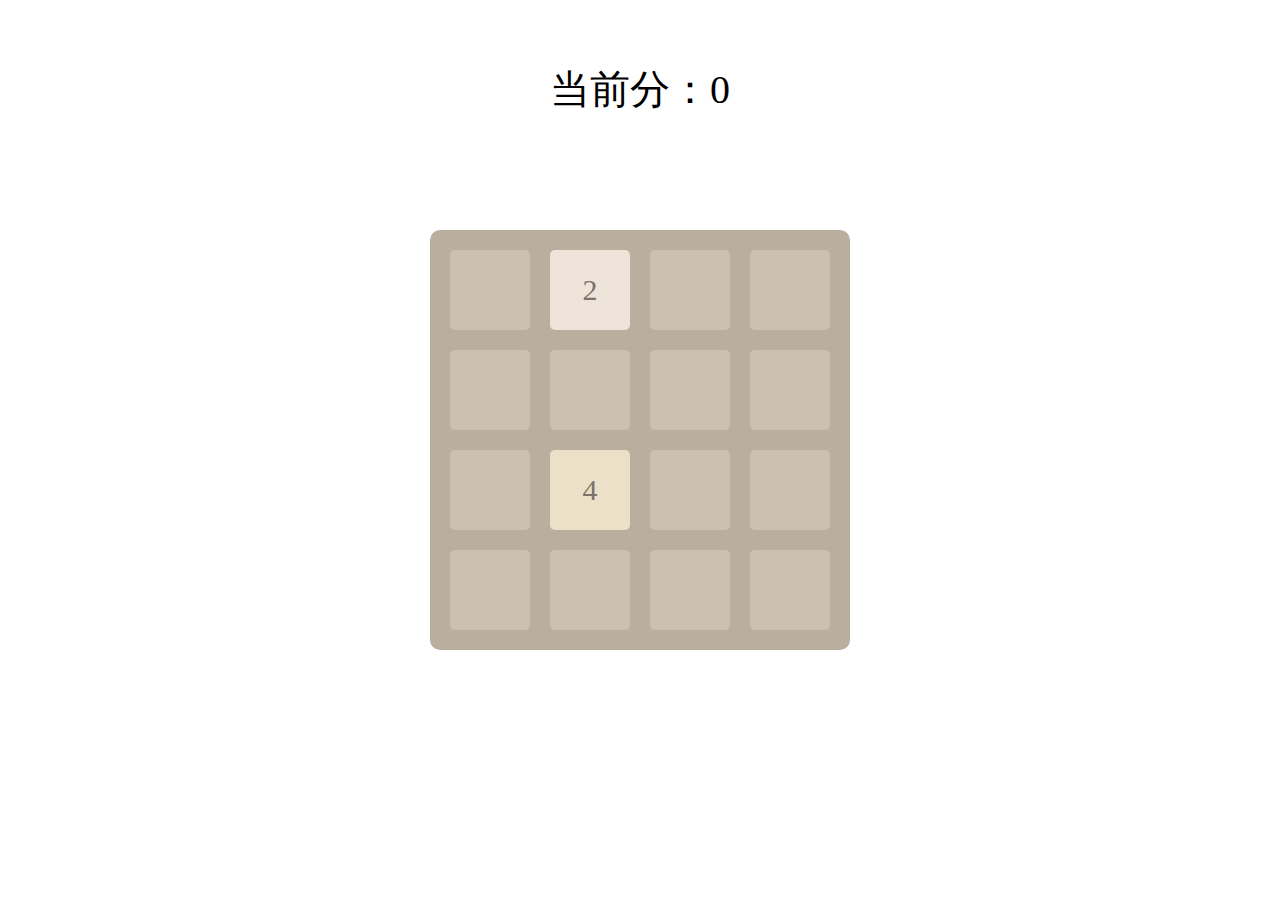
<file: 2048.html>
<!DOCTYPE html>
<html>
	<head>
		<meta charset="UTF-8">
		<title></title>
		<style>
			#box{
				width: 400px;
				height: 400px;
				-border: 1px solid red;
				margin: 100px auto;
				position: relative;
				background: #b8af9e;
				padding: 10px;
				border-radius: 10px;
			}
			#box .grid{
				width: 80px;
				height: 80px;
				margin: 10px;
				position: absolute;
				font-size: 30px;
				line-height: 80px;
				text-align: center;
				border-radius: 5px;
			}
			.grid{
				background: #ccc0b2;
			}
			.grid2{
				color: #7c736a;
    			background: #eee4da;
			}
			.grid4{
				color: #7c736a;
    			background: #ece0c8;
			}
			.grid8{
				color: #fff7eb;
   				background: #f2b179;
			}
			.grid16{
				color:#fff7eb;
    			background:#f59563;
			}
			.grid32{
				color:#fff7eb;
    			background:#f57c5f;
			}
			.gri64{
				color:#fff7eb;
    			background:#f65d3b;
			}
			.grid128{
				color:#fff7eb;
    			background:#edce71;
			}
			.grid256{
				color:#fff7eb;
    			background:#edcc61;
			}
			.grid512{
				color:#fff7eb;
    			background:#ecc850;
			}
			.grid1024{
				color:#fff7eb;
   				background:#edc53f;
			}
			.grid2048{
				 color:#fff7eb;
    			 background:#eec22e;
			}
			p{
				padding: 0px;
				margin: 50px  auto;
				width: 300px;
				height: 80px;
				-border: 1px solid red;
				font-size: 40px;
				text-align: center;
				line-height: 80px;
			}
		</style>
		<script>
			window.onload=function(){
		var span=document.getElementsByTagName('span')[0];
		var box = document.getElementById('box');
		var change=null;
		var divs=box.getElementsByTagName('div')
		var arr3=[];
		var gridArr = [
						[0,0,0,0],           
						[0,0,0,0],
						[0,0,0,0],
						[0,0,0,0]
					  ];
		
		//初始化
		
		init();
		setposition();
		paint();
		function init(){
			var num=0;
			for (var i=0;i<gridArr.length;i++) {
				for(var j=0;j<gridArr[i].length;j++){
					var div=document.createElement('div');
					div.setAttribute('index',num)
					div.className='grid'
					box.appendChild(div);
					num++;
				}
			}
			randomgrid();
			randomgrid();
			paint();
		}
		//设置生成divs的定位
		function setposition(){
			var l=0;
			var t=0
			for(var i=0;i<divs.length;i++){
				if(i%4==0&&i!=0){
					t++;
					l=0;
				}
				divs[i].style.left=10+l*100+'px';
				divs[i].style.top=10+t*100+'px';
				l++;
			}
		}
		//根据数组内的内容重绘页面  
		function  paint(){
			for (var i=0;i<gridArr.length;i++) {
				for(var j=0;j<gridArr[i].length;j++){
					divs[i*4+j].className = 'grid grid'+gridArr[i][j];
					divs[i*4+j].innerHTML = gridArr[i][j]>0?gridArr[i][j]:''
				}
			}
		}
		
		//生成随机数  在页面上创建2？4;
		function  randomgrid(){
			var i=Math.floor(Math.random()*gridArr.length);
			var j=Math.floor(Math.random()*gridArr[0].length);
			if(gridArr[i][j]==0){
				gridArr[i][j]= Math.random()>0.8?4:2
			}else{
				randomgrid()
			}
		}
		///////////////////////////////////////////////////////////////////////////////////////
		document.onkeydown=function(ev){
			var ev=ev||event;
			var dir=ev.keyCode;
			if(gameover()){
				alert("游戏结束")
				return
			}
			if(dir==37||dir==38||dir==39||dir==40){
				move(dir)
			}
		}
		///////////////////////////////////////////////////////////////////////////////////
		function move(dir){
				arr3=[];
			var clon=null;
			for(var i=0;i<gridArr.length;i++){
				if(dir == 37){
					gridArr[i]=sortArr(gridArr[i]);
				}
				if(dir == 38){
					clon=sortArr([gridArr[0][i],gridArr[1][i],gridArr[2][i],gridArr[3][i]])
					for(var k=0;k<clon.length;k++){
						gridArr[k][i]=clon[k];
					}
				}
				if(dir == 39){
					clon = sortArr([gridArr[i][3],gridArr[i][2],gridArr[i][1],gridArr[i][0]])
					for(var k = 0;k<clon.length;k++){
						gridArr[i][k]=clon[3-k]
					}
				}
				if(dir == 40){
					clon = sortArr([gridArr[3][i],gridArr[2][i],gridArr[1][i],gridArr[0][i]])
					for(var k = 0;k<clon.length;k++){
						gridArr[k][i]=clon[3-k]
					}
				}
			}
			
				for (var i=0;i<arr3.length;i++){
					if(arr3[i]==false){
						paint();
						randomgrid();
						paint();
						break;
					}
				}
				
			
			
		}
		
		function sortArr(arr){
			//如果传进来的数组中有不为0的数字  说明需要把数字移动到数组前面 把0移动到数组后面;
			//每一列的数组都排好顺序   数字的在前面  0在后面
				
			arr3.push(judg(arr))
			
			if(!judgezero(arr)){
				for(var i=0;i<arr.length;i++){
					for(var j=0;j<3;j++){
						if(arr[j]==0){
							arr[j]=arr[j+1];
							arr[j+1]=0
						}
					}
				}
			}
			//循环排好顺序的数组  如果arr[i]==arr[i+1]  说明这两个是需要相加合并的；
			//把arr[i]内的数字翻倍 然后让arr[i+1]后面的内容都向前进一格  这两个合并后就应该多出一个零在最后填补上  
			for(var i=0;i<arr.length;i++){
				if(arr[i]==arr[i+1]){    
					var j=i;
					arr[i]=arr[i+1]*2;
					span.innerHTML=Number(span.innerHTML)+arr[i]
					arr[i+1]=0;
					while(++j<3){
						arr[j]=arr[j+1];
					}
					arr[3]=0;
				}
			}
			return arr
		}
	
//////////判断传进来的数组内是不是全部为0///////////////////////////////////
		function judgezero(arr){
			for (var i=0;i<arr.length;i++) {
				if(arr[i]!=0) return false
			}
			return true
		}
		
		//判断每一行有没有发生数字合并或者是数字移动  如果有发生就返回false 并且把每一行的结果添加到arr3内  表示可以生成新的数字
		function judg(arr){
			for (var i=0;i<arr.length;i++) {
				var num=i
				if(arr[i]==0){
					while(num<arr.length-1){
						if(arr[num+1]!=0){
							return false;
						} 
						num++
					}
				}else{
					while(num<arr.length-1){
						if(arr[i]==arr[num+1]){
							return false;
						} 
						num++
					}
				}
			}
			return true
		}
		// 
		function gameover(){
			for (var i=0;i<gridArr.length;i++) {
				for (var j=0;j<gridArr[i].length;j++) {
					if(gridArr[i][j]==0){
						return false
					}
				}
			}
			for (var i=0;i<gridArr.length;i++) {
				for (var j=0;j<gridArr[i].length;j++) {
					if(j<3){
						if(gridArr[i][j]==gridArr[i][j+1])return false
					}
					if(i<3){
						if(gridArr[i][j]==gridArr[i+1][j])return false
					}
				}
			}
			return true;
		}
		
}
			
		</script>
		<!--<script src="2048.js"></script>-->
	</head>
	<body>
		<p>当前分：<span>0</span></p>
		<div id="box"></div>
	</body>
</html>
<script>

</script>
</file>
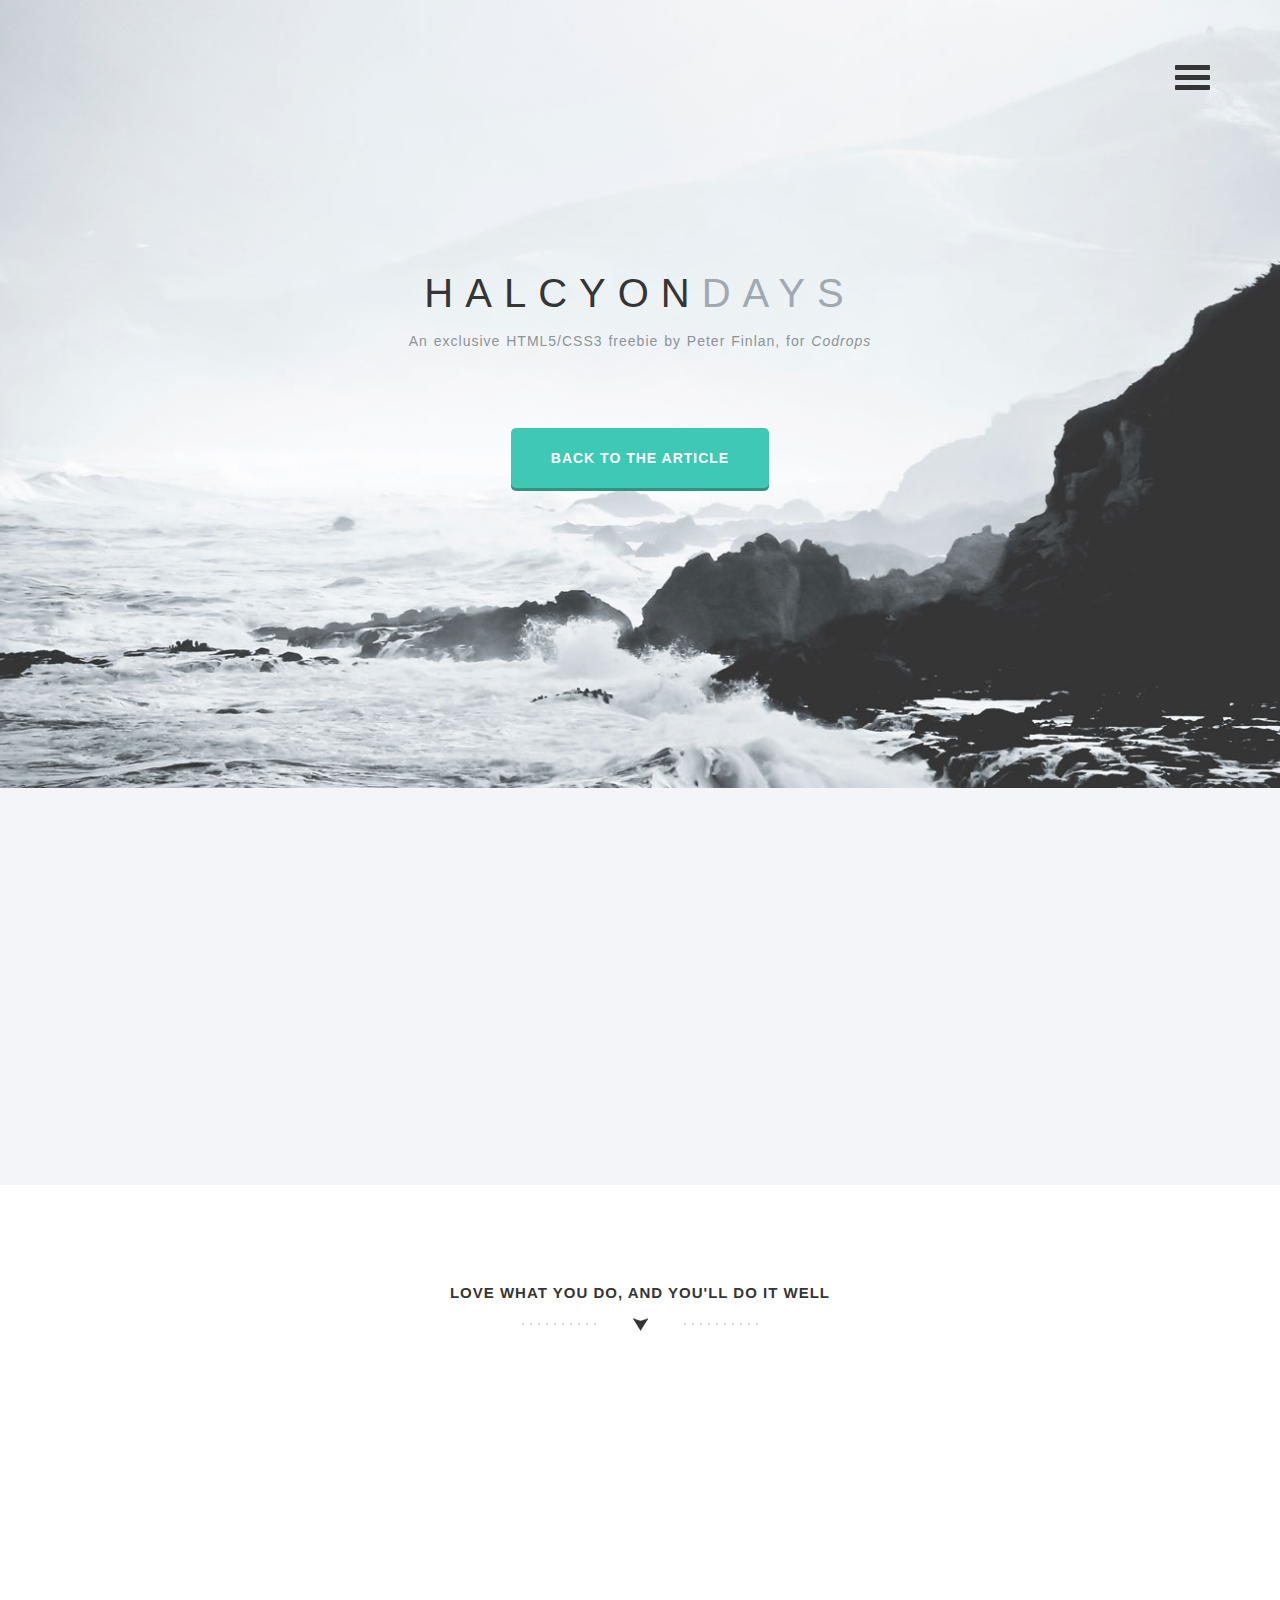
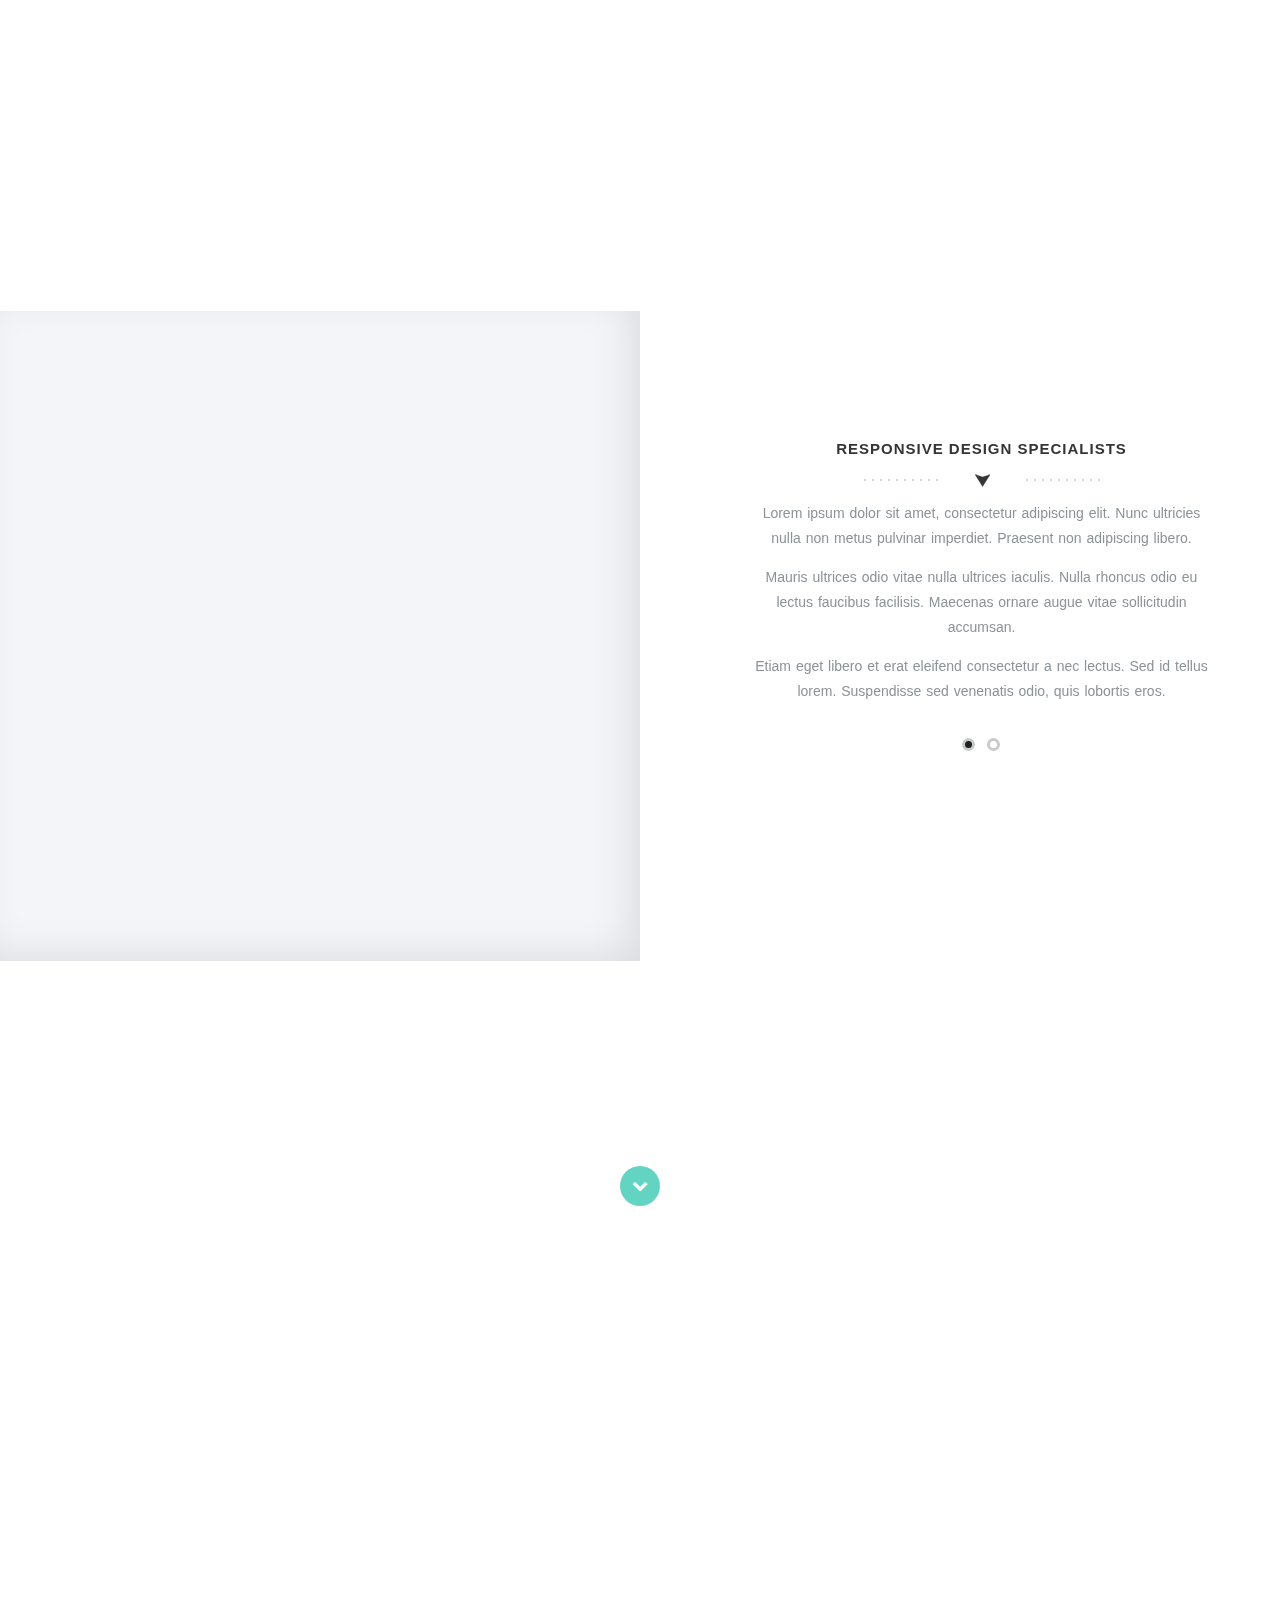
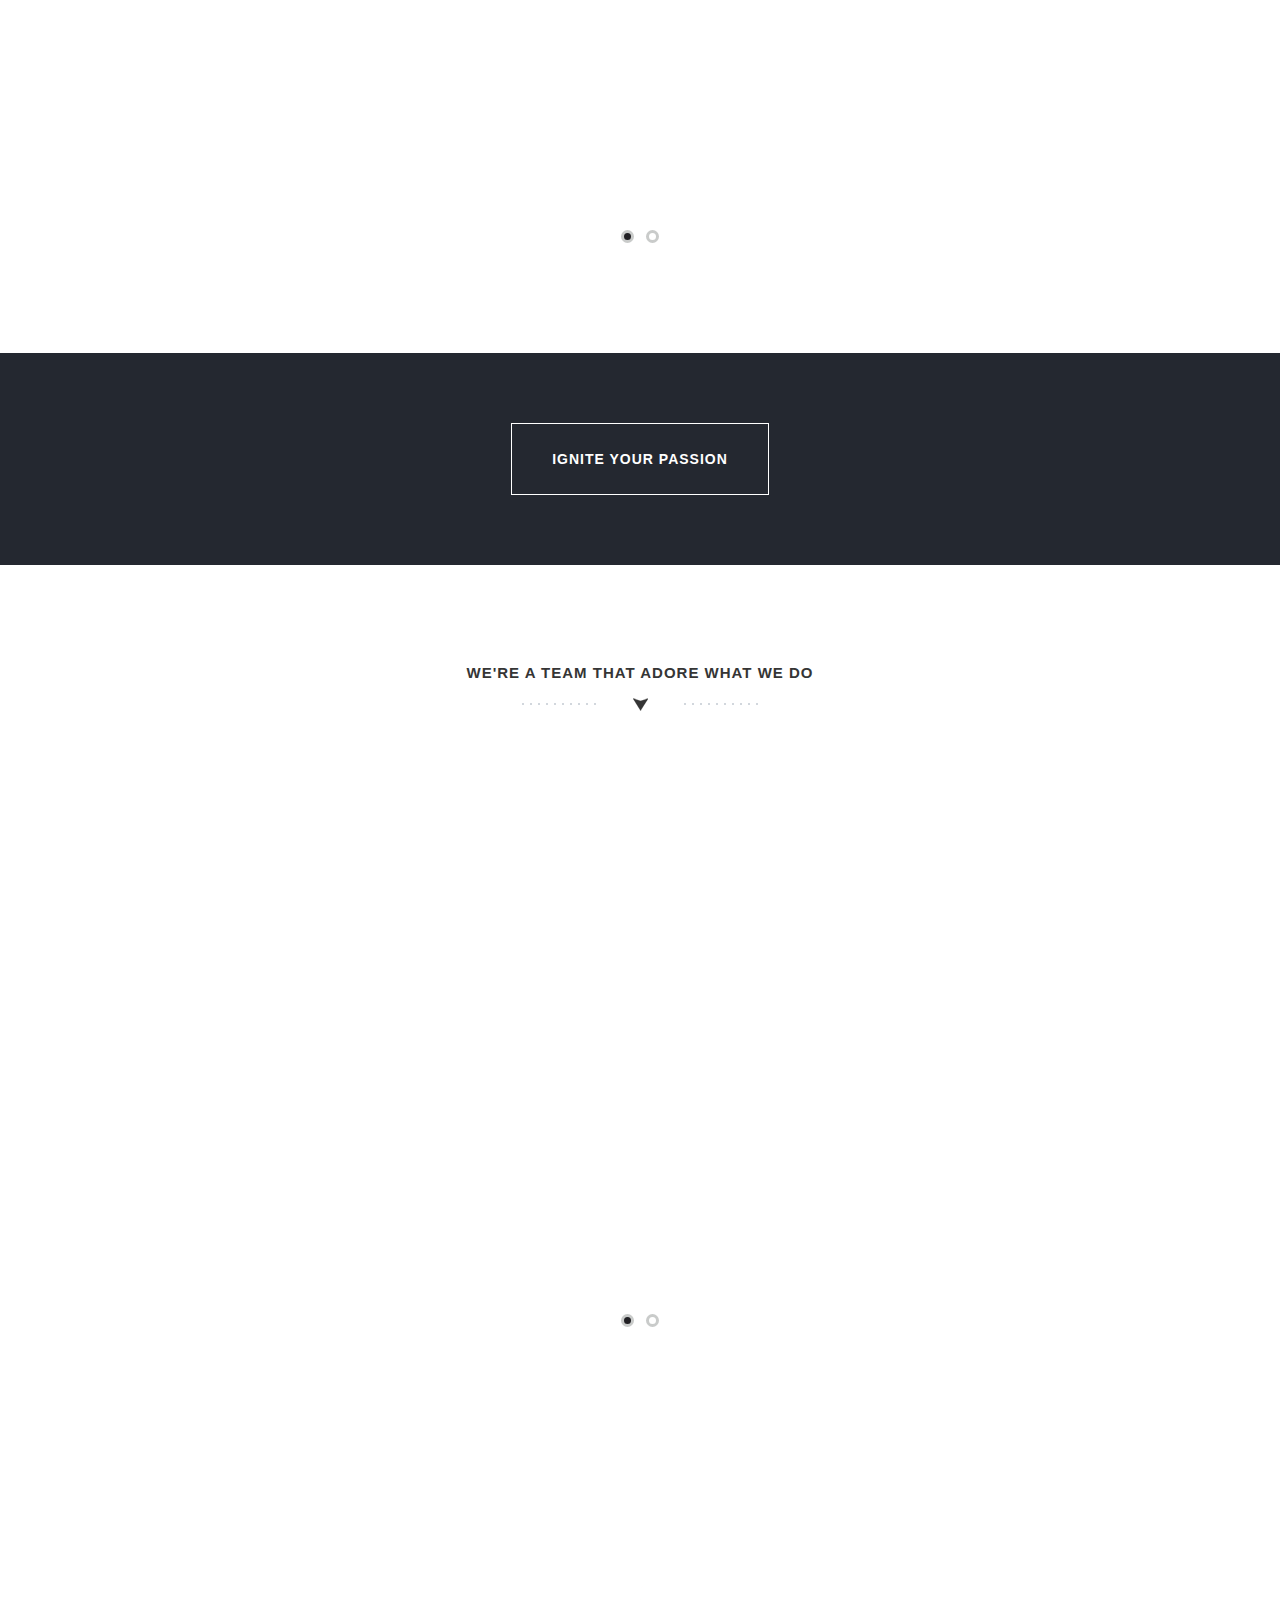
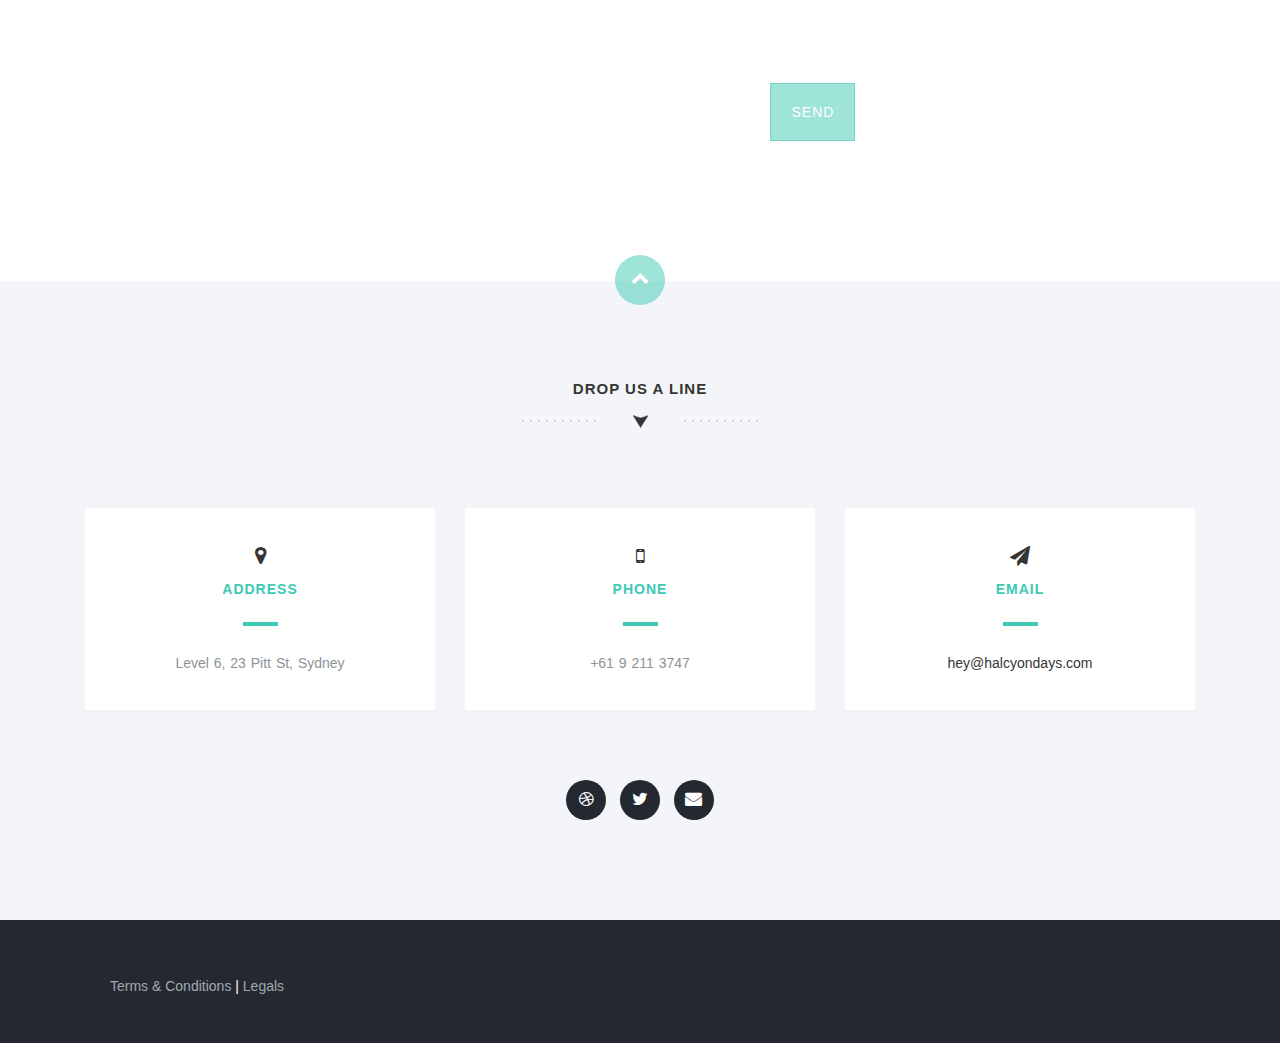
<file: boot.html>
<!DOCTYPE html>
<html lang="en">
  <head>
    <meta charset="utf-8">
    <meta http-equiv="X-UA-Compatible" content="IE=edge">
    <meta name="viewport" content="width=device-width, initial-scale=1">
    <title>Halcyon Days - An Exclusive Freebie for Codrops by Peter Finlan.</title>
    <link href="css/bootstrap.min.css" rel="stylesheet">
    <link href="css/font-awesome.min.css" rel="stylesheet">
    <link href="css/flexslider.css" rel="stylesheet" >
    <link href="css/styles.css" rel="stylesheet">
    <link href="css/queries.css" rel="stylesheet">
    <link href="css/animate.css" rel="stylesheet">
   
      </head>
      <body id="top">
        <header id="home">
          <nav>
            <div class="container-fluid">
              <div class="row">
                <div class="col-md-8 col-md-offset-2 col-sm-8 col-sm-offset-2 col-xs-8 col-xs-offset-2">
                  <nav class="pull">
                    <ul class="top-nav">
                      <li><a href="#intro">Introduction <span class="indicator"><i class="fa fa-angle-right"></i></span></a></li>
                      <li><a href="#features">Features <span class="indicator"><i class="fa fa-angle-right"></i></span></a></li>
                      <li><a href="#responsive">Responsive Design <span class="indicator"><i class="fa fa-angle-right"></i></span></a></li>
                      <li><a href="#portfolio">Portfolio <span class="indicator"><i class="fa fa-angle-right"></i></span></a></li>
                      <li><a href="#team">Team <span class="indicator"><i class="fa fa-angle-right"></i></span></a></li>
                      <li><a href="#contact">Get in Touch <span class="indicator"><i class="fa fa-angle-right"></i></span></a></li>
                    </ul>
                  </nav>
                </div>
              </div>
            </div>
          </nav>
          <section class="hero" id="hero">
            <div class="container">
              <div class="row">
                <div class="col-md-12 text-right navicon">
                  <a id="nav-toggle" class="nav_slide_button" href="#"><span></span></a>
                </div>
              </div>
              <div class="row">
                <div class="col-md-8 col-md-offset-2 text-center inner">
                  <h1 class="animated fadeInDown">HALCYON<span>DAYS</span></h1>
                  <p class="animated fadeInUp delay-05s">An exclusive HTML5/CSS3 freebie by Peter Finlan, for <em>Codrops</em></p>
                </div>
              </div>
              <div class="row">
                <div class="col-md-6 col-md-offset-3 text-center">
                  <a href="#" class="learn-more-btn">Back to the article</a>
                </div>
              </div>
            </div>
          </section>
        </header>
        <section class="intro text-center section-padding" id="intro">
          <div class="container">
            <div class="row">
              <div class="col-md-8 col-md-offset-2 wp1">
                <h1 class="arrow">A Creative Portfolio Template</h1>
                <p>Sed a lorem quis neque interdum <a href="#">consequat ut sed sem</a>. Duis quis tempor nunc. Interdum et malesuada fames ac ante ipsum primis in faucibus. Praesent id tempor ipsum. Fusce at massa ac nunc porta fringilla sed eget neque. Quisque quis pretium nulla. Fusce eget bibendum neque, vel volutpat augue. Lorem ipsum dolor sit amet, consectetur adipiscing elit. Interdum et malesuada fames ac ante ipsum primis in faucibus.</p>
              </div>
            </div>
          </div>
        </section>
        
        <section class="features text-center section-padding" id="features">
          <div class="container">
            <div class="row">
              <div class="col-md-12">
                <h1 class="arrow">Love what you do, and you'll do it well</h1>
                <div class="features-wrapper">
                  <div class="col-md-4 wp2">
                    <div class="icon">
                      <i class="fa fa-laptop shadow"></i>
                    </div>
                    <h2>Digital Design</h2>
                    <p>Lorem ipsum dolor sit amet, consectetur adipiscing elit. Sed a lorem quis neque interdum consequat ut sed sem. Duis quis tempor nunc. Interdum et malesuada fames ac ante ipsum
                    primis in faucibus.</p>
                  </div>
                  <div class="col-md-4 wp2 delay-05s">
                    <div class="icon">
                      <i class="fa fa-code shadow"></i>
                    </div>
                    <h2>Web Development</h2>
                    <p>Lorem ipsum dolor sit amet, consectetur adipiscing elit. Sed a lorem quis neque interdum consequat ut sed sem. Duis quis tempor nunc. Interdum et malesuada fames ac ante ipsum
                    primis in faucibus.</p>
                  </div>
                  <div class="col-md-4 wp2 delay-1s">
                    <div class="icon">
                      <i class="fa fa-heart shadow"></i>
                    </div>
                    <h2>Creative Direction</h2>
                    <p>Lorem ipsum dolor sit amet, consectetur adipiscing elit. Sed a lorem quis neque interdum consequat ut sed sem. Duis quis tempor nunc. Interdum et malesuada fames ac ante ipsum
                    primis in faucibus.</p>
                  </div>
                  <div class="clearfix"></div>
                </div>
              </div>
            </div>
          </div>
        </section>
        <section class="text-center" id="responsive">
          <div class="container-fluid nopadding responsive-services">
            <div class="wrapper">
              <div class="iphone">
                <div class="wp3"></div>
              </div>
              <div class="fluid-white"></div>
            </div>
            <div class="container designs">
              <div class="row">
                <div class="col-md-5 col-md-offset-7">
                  <div id="servicesSlider">
                    <ul class="slides">
                      <li>
                        <h1 class="arrow">Responsive Design Specialists</h1>
                        <p>Lorem ipsum dolor sit amet, consectetur adipiscing elit. Nunc ultricies nulla non metus pulvinar imperdiet. Praesent non adipiscing libero. </p>
                        <p>
                        Mauris ultrices odio vitae nulla ultrices iaculis. Nulla rhoncus odio eu lectus faucibus facilisis. Maecenas ornare augue vitae sollicitudin accumsan. </p>
                        <p>Etiam eget libero et erat eleifend consectetur a nec lectus. Sed id tellus lorem. Suspendisse sed venenatis odio, quis lobortis eros.</p>
                      </li>
                      <li>
                        <h1 class="arrow">Bootstrap Professionals</h1>
                        <p>Lorem ipsum dolor sit amet, consectetur adipiscing elit. Nunc ultricies nulla non metus pulvinar imperdiet. Praesent non adipiscing libero. </p>
                        <p>
                        Mauris ultrices odio vitae nulla ultrices iaculis. Nulla rhoncus odio eu lectus faucibus facilisis. Maecenas ornare augue vitae sollicitudin accumsan. </p>
                        <p>Etiam eget libero et erat eleifend consectetur a nec lectus. Sed id tellus lorem. Suspendisse sed venenatis odio, quis lobortis eros.</p>
                      </li>
                    </ul>
                  </div>
                </div>
              </div>
            </div>
          </div>
        </section>
        <section class="swag text-center">
          <div class="container">
            <div class="row">
              <div class="col-md-8 col-md-offset-2">
                <h1>I got 99 Problems<span>but <em>design</em> 'aint one</span></h1>
                <a href="#portfolio" class="down-arrow-btn"><i class="fa fa-chevron-down"></i></a>
              </div>
            </div>
          </div>
        </section>
        <section class="portfolio text-center section-padding" id="portfolio">
          <div class="container">
            <div class="row">
              <div id="portfolioSlider">
                <ul class="slides">
                  <li>
                    <div class="col-md-4 wp4">
                      <div class="overlay-effect effects clearfix">
                        <div class="img">
                          <img src="img/portfolio-01.jpg" alt="Portfolio Item">
                          <div class="overlay">
                            <a href="#" class="expand"><i class="fa fa-search"></i><br>View More</a>
                            <a class="close-overlay hidden">x</a>
                          </div>
                        </div>
                      </div>
                      <h2>Creative Minds</h2>
                      <p>Lorem ipsum dolor sit amet, consectetur adipiscing elit. Nunc ultricies nulla non metus pulvinar imperdiet. Praesent non adipiscing libero.</p>
                    </div>
                    <div class="col-md-4 wp4 delay-05s">
                      <div class="overlay-effect effects clearfix">
                        <div class="img">
                          <img src="img/portfolio-02.jpg" alt="Portfolio Item">
                          <div class="overlay">
                            <a href="#" class="expand"><i class="fa fa-search"></i><br>View More</a>
                            <a class="close-overlay hidden">x</a>
                          </div>
                        </div>
                      </div>
                      <h2>Creative Hearts</h2>
                      <p>Lorem ipsum dolor sit amet, consectetur adipiscing elit. Nunc ultricies nulla non metus pulvinar imperdiet. Praesent non adipiscing libero.</p>
                    </div>
                    <div class="col-md-4 wp4 delay-1s">
                      <div class="overlay-effect effects clearfix">
                        <div class="img">
                          <img src="img/portfolio-03.jpg" alt="Portfolio Item">
                          <div class="overlay">
                            <a href="#" class="expand"><i class="fa fa-search"></i><br>View More</a>
                            <a class="close-overlay hidden">x</a>
                          </div>
                        </div>
                      </div>
                      <h2>Creative Ideas</h2>
                      <p>Lorem ipsum dolor sit amet, consectetur adipiscing elit. Nunc ultricies nulla non metus pulvinar imperdiet. Praesent non adipiscing libero.</p>
                    </div>
                  </li>
                  <li>
                    <div class="col-md-4 wp4">
                      <div class="overlay-effect effects clearfix">
                        <div class="img">
                          <img src="img/portfolio-01.jpg" alt="Portfolio Item">
                          <div class="overlay">
                            <a href="#" class="expand"><i class="fa fa-search"></i><br>View More</a>
                            <a class="close-overlay hidden">x</a>
                          </div>
                        </div>
                      </div>
                      <h2>Creative Minds</h2>
                      <p>Lorem ipsum dolor sit amet, consectetur adipiscing elit. Nunc ultricies nulla non metus pulvinar imperdiet. Praesent non adipiscing libero.</p>
                    </div>
                    <div class="col-md-4 wp4 delay-05s">
                      <div class="overlay-effect effects clearfix">
                        <div class="img">
                          <img src="img/portfolio-02.jpg" alt="Portfolio Item">
                          <div class="overlay">
                            <a href="#" class="expand"><i class="fa fa-search"></i><br>View More</a>
                            <a class="close-overlay hidden">x</a>
                          </div>
                        </div>
                      </div>
                      <h2>Creative Hearts</h2>
                      <p>Lorem ipsum dolor sit amet, consectetur adipiscing elit. Nunc ultricies nulla non metus pulvinar imperdiet. Praesent non adipiscing libero.</p>
                    </div>
                    <div class="col-md-4 wp4 delay-1s">
                      <div class="overlay-effect effects clearfix">
                        <div class="img">
                          <img src="img/portfolio-03.jpg" alt="Portfolio Item">
                          <div class="overlay">
                            <a href="#" class="expand"><i class="fa fa-search"></i><br>View More</a>
                            <a class="close-overlay hidden">x</a>
                          </div>
                        </div>
                      </div>
                      <h2>Creative Ideas</h2>
                      <p>Lorem ipsum dolor sit amet, consectetur adipiscing elit. Nunc ultricies nulla non metus pulvinar imperdiet. Praesent non adipiscing libero.</p>
                    </div>
                  </li>
                </ul>
              </div>
            </div>
          </div>
        </section>
        <div class="ignite-cta text-center">
          <div class="container">
            <div class="row">
              <div class="col-md-12">
                <a href="#" class="ignite-btn">Ignite Your Passion</a>
              </div>
            </div>
          </div>
        </div>
        <section class="team text-center section-padding" id="team">
          <div class="container">
            <div class="row">
              <div class="col-md-12">
                <h1 class="arrow">We're a team that adore what we do</h1>
              </div>
            </div>
            <div class="row">
              <div class="team-wrapper">
                <div id="teamSlider">
                  <ul class="slides">
                    <li>
                      <div class="col-md-4 wp5">
                        <img src="img/team-01.png" alt="Team Member">
                        <h2>Jon Snow</h2>
                        <p>Lorem ipsum dolor sit amet, consectetur adipiscing elit. Nunc ultricies nulla non metus pulvinar imperdiet. Praesent non adipiscing libero.</p>
                        <div class="social">
                          <ul class="social-buttons">
                            <li><a href="#" class="social-btn"><i class="fa fa-dribbble"></i></a></li>
                            <li><a href="#" class="social-btn"><i class="fa fa-twitter"></i></a></li>
                            <li><a href="#" class="social-btn"><i class="fa fa-envelope"></i></a></li>
                          </ul>
                        </div>
                      </div>
                      
                      <div class="col-md-4 wp5 delay-05s">
                        <img src="img/team-02.png" alt="Team Member">
                        <h2>Cersei Lannister</h2>
                        <p>Lorem ipsum dolor sit amet, consectetur adipiscing elit. Nunc ultricies nulla non metus pulvinar imperdiet. Praesent non adipiscing libero.</p>
                        <div class="social">
                          <ul class="social-buttons">
                            <li><a href="#" class="social-btn"><i class="fa fa-dribbble"></i></a></li>
                            <li><a href="#" class="social-btn"><i class="fa fa-twitter"></i></a></li>
                            <li><a href="#" class="social-btn"><i class="fa fa-envelope"></i></a></li>
                          </ul>
                        </div>
                      </div>
                      <div class="col-md-4 wp5 delay-1s">
                        <img src="img/team-03.png" alt="Team Member">
                        <h2>Jamie Lannister</h2>
                        <p>Lorem ipsum dolor sit amet, consectetur adipiscing elit. Nunc ultricies nulla non metus pulvinar imperdiet. Praesent non adipiscing libero.</p>
                        <div class="social">
                          <ul class="social-buttons">
                            <li><a href="#" class="social-btn"><i class="fa fa-dribbble"></i></a></li>
                            <li><a href="#" class="social-btn"><i class="fa fa-twitter"></i></a></li>
                            <li><a href="#" class="social-btn"><i class="fa fa-envelope"></i></a></li>
                          </ul>
                        </div>
                      </div>
                    </li>
                    <li>
                      <div class="col-md-4 wp5">
                        <img src="img/team-01.png" alt="Team Member">
                        <h2>Jon Snow</h2>
                        <p>Lorem ipsum dolor sit amet, consectetur adipiscing elit. Nunc ultricies nulla non metus pulvinar imperdiet. Praesent non adipiscing libero.</p>
                        <div class="social">
                          <ul class="social-buttons">
                            <li><a href="#" class="social-btn"><i class="fa fa-dribbble"></i></a></li>
                            <li><a href="#" class="social-btn"><i class="fa fa-twitter"></i></a></li>
                            <li><a href="#" class="social-btn"><i class="fa fa-envelope"></i></a></li>
                          </ul>
                        </div>
                      </div>
                      <div class="col-md-4 wp5 delay-05s">
                        <img src="img/team-02.png" alt="Team Member">
                        <h2>Cersei Lannister</h2>
                        <p>Lorem ipsum dolor sit amet, consectetur adipiscing elit. Nunc ultricies nulla non metus pulvinar imperdiet. Praesent non adipiscing libero.</p>
                        <div class="social">
                          <ul class="social-buttons">
                            <li><a href="#" class="social-btn"><i class="fa fa-dribbble"></i></a></li>
                            <li><a href="#" class="social-btn"><i class="fa fa-twitter"></i></a></li>
                            <li><a href="#" class="social-btn"><i class="fa fa-envelope"></i></a></li>
                          </ul>
                        </div>
                      </div>
                      <div class="col-md-4 wp5 delay-1s">
                        <img src="img/team-03.png" alt="Team Member">
                        <h2>Jamie Lannister</h2>
                        <p>Lorem ipsum dolor sit amet, consectetur adipiscing elit. Nunc ultricies nulla non metus pulvinar imperdiet. Praesent non adipiscing libero.</p>
                        <div class="social">
                          <ul class="social-buttons">
                            <li><a href="#" class="social-btn"><i class="fa fa-dribbble"></i></a></li>
                            <li><a href="#" class="social-btn"><i class="fa fa-twitter"></i></a></li>
                            <li><a href="#" class="social-btn"><i class="fa fa-envelope"></i></a></li>
                          </ul>
                        </div>
                      </div>
                    </li>
                  </ul>
                </div>
              </div>
            </div>
          </div>
        </section>
        <section class="subscribe text-center">
          <div class="container">
            <h1><i class="fa fa-paper-plane"></i><span>Subscribe to stay in the loop</span></h1>
            <form action="#">
              <input type="text" name="" value="" placeholder="" required>
              <input type="submit" name="" value="Send">
            </form>
          </div>
        </section>
        <section class="dark-bg text-center section-padding contact-wrap" id="contact">
          <a href="#top" class="up-btn"><i class="fa fa-chevron-up"></i></a>
          <div class="container">
            <div class="row">
              <div class="col-md-12">
                <h1 class="arrow">Drop us a line</h1>
              </div>
            </div>
            <div class="row contact-details">
              <div class="col-md-4">
                <div class="light-box box-hover">
                  <h2><i class="fa fa-map-marker"></i><span>Address</span></h2>
                  <p>Level 6, 23 Pitt St, Sydney</p>
                </div>
              </div>
              <div class="col-md-4">
                <div class="light-box box-hover">
                  <h2><i class="fa fa-mobile"></i><span>Phone</span></h2>
                  <p>+61 9 211 3747</p>
                </div>
              </div>
              <div class="col-md-4">
                <div class="light-box box-hover">
                  <h2><i class="fa fa-paper-plane"></i><span>Email</span></h2>
                  <p><a href="#">hey@halcyondays.com</a></p>
                </div>
              </div>
            </div>
            <div class="row">
              <div class="col-md-12">
                <ul class="social-buttons">
                  <li><a href="#" class="social-btn"><i class="fa fa-dribbble"></i></a></li>
                  <li><a href="#" class="social-btn"><i class="fa fa-twitter"></i></a></li>
                  <li><a href="#" class="social-btn"><i class="fa fa-envelope"></i></a></li>
                </ul>
              </div>
            </div>
          </div>
        </section>
        <footer>
          <div class="container">
            <div class="row">
              <div class="col-md-6">
                <ul class="legals">
                  <li><a href="#">Terms &amp; Conditions</a></li>
                  <li><a href="#">Legals</a></li>
                </ul>
              </div>
             
            </div>
          </div>
        </footer>
        <script src="js/jquery.min.js"></script>
        <script src="js/waypoints.min.js"></script>
        <script src="js/bootstrap.min.js"></script>
        <script src="js/scripts.js"></script>
        <script src="js/jquery.flexslider.js"></script>
        <script src="js/modernizr.js"></script>
      </body>
    </html>
</file>
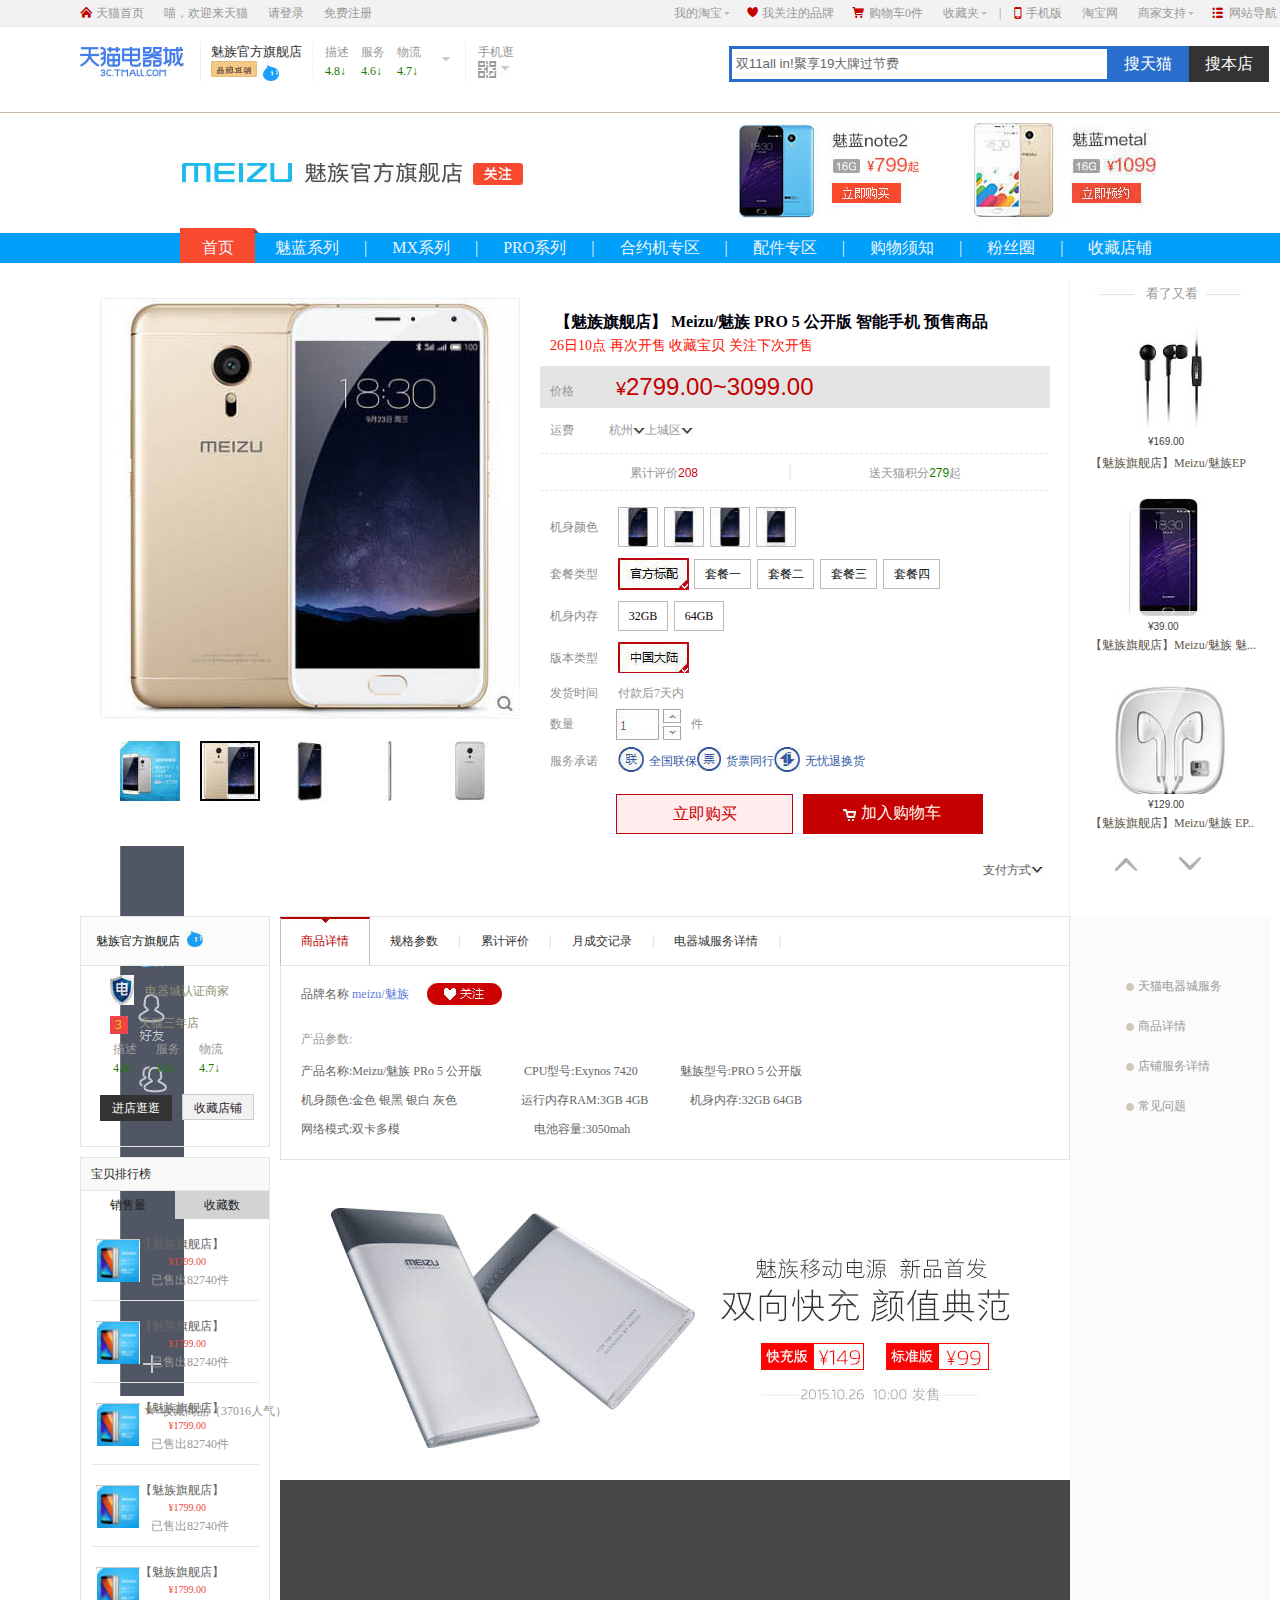
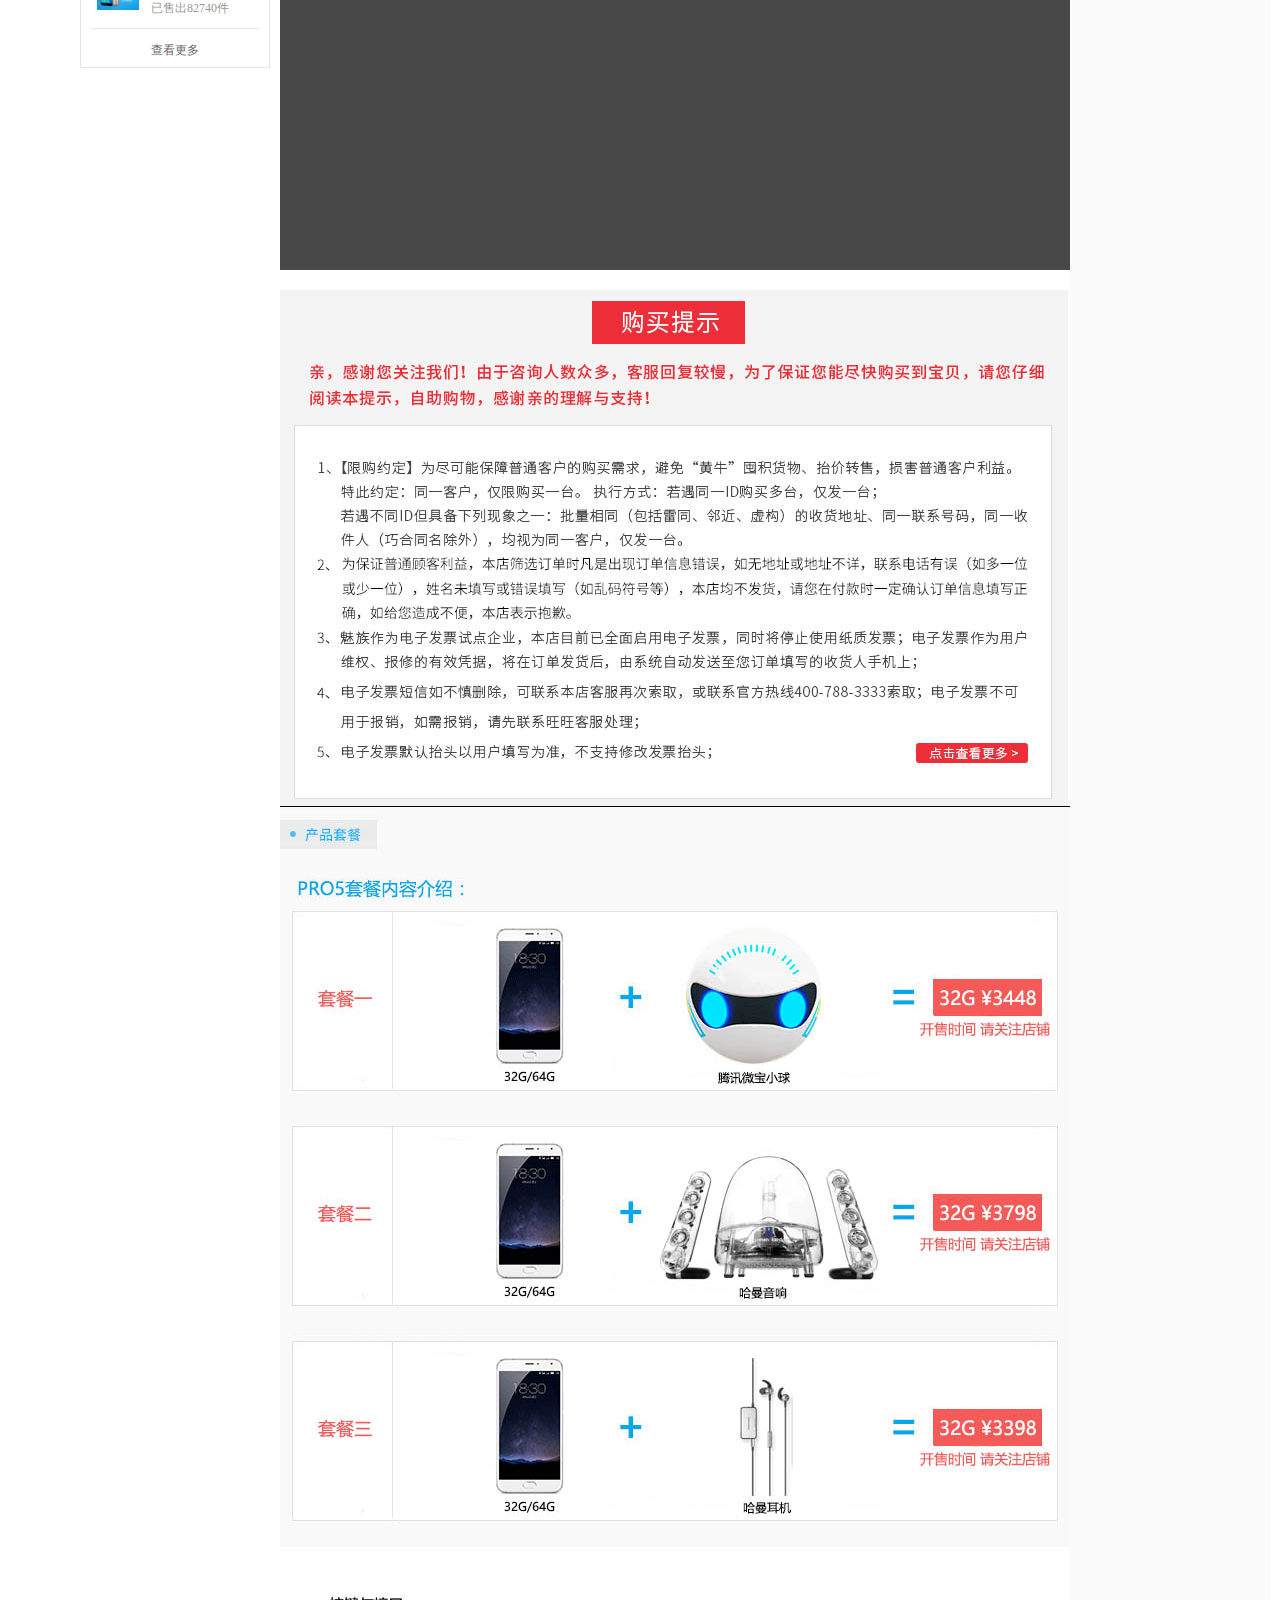
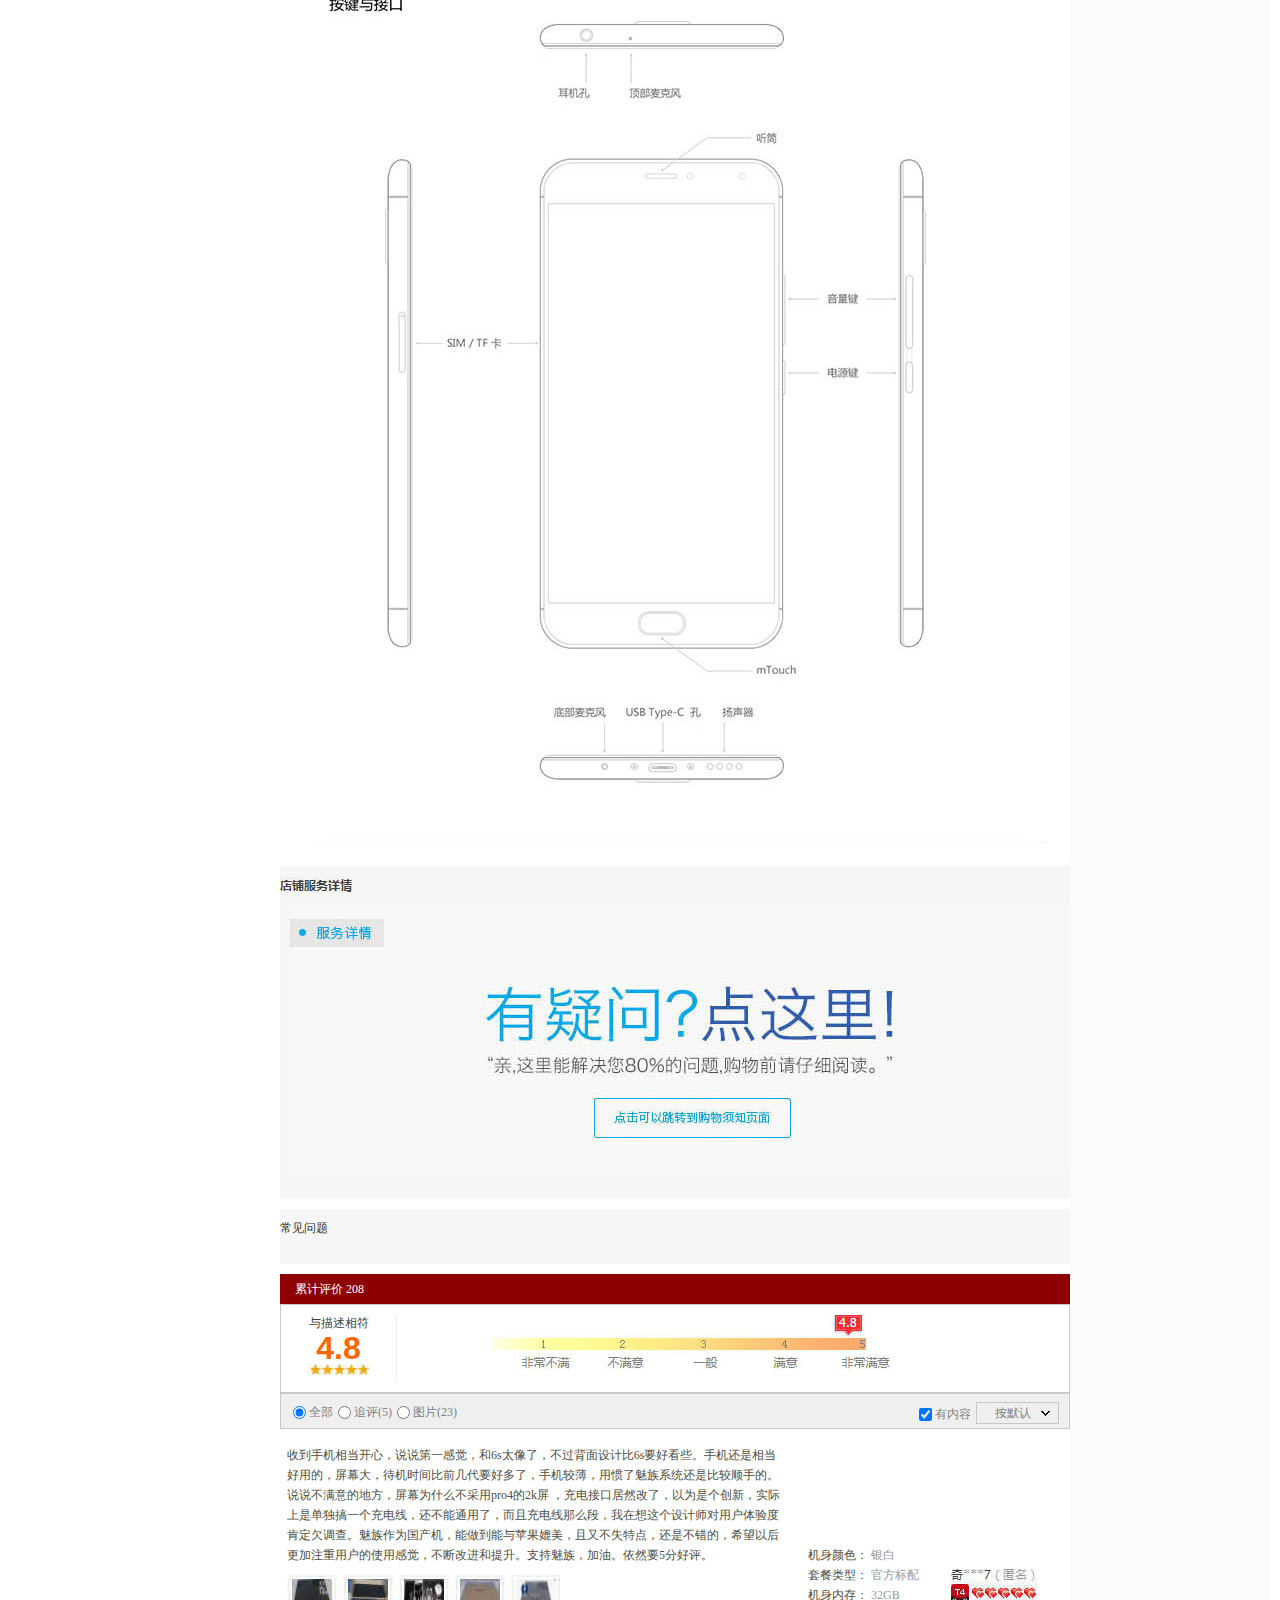
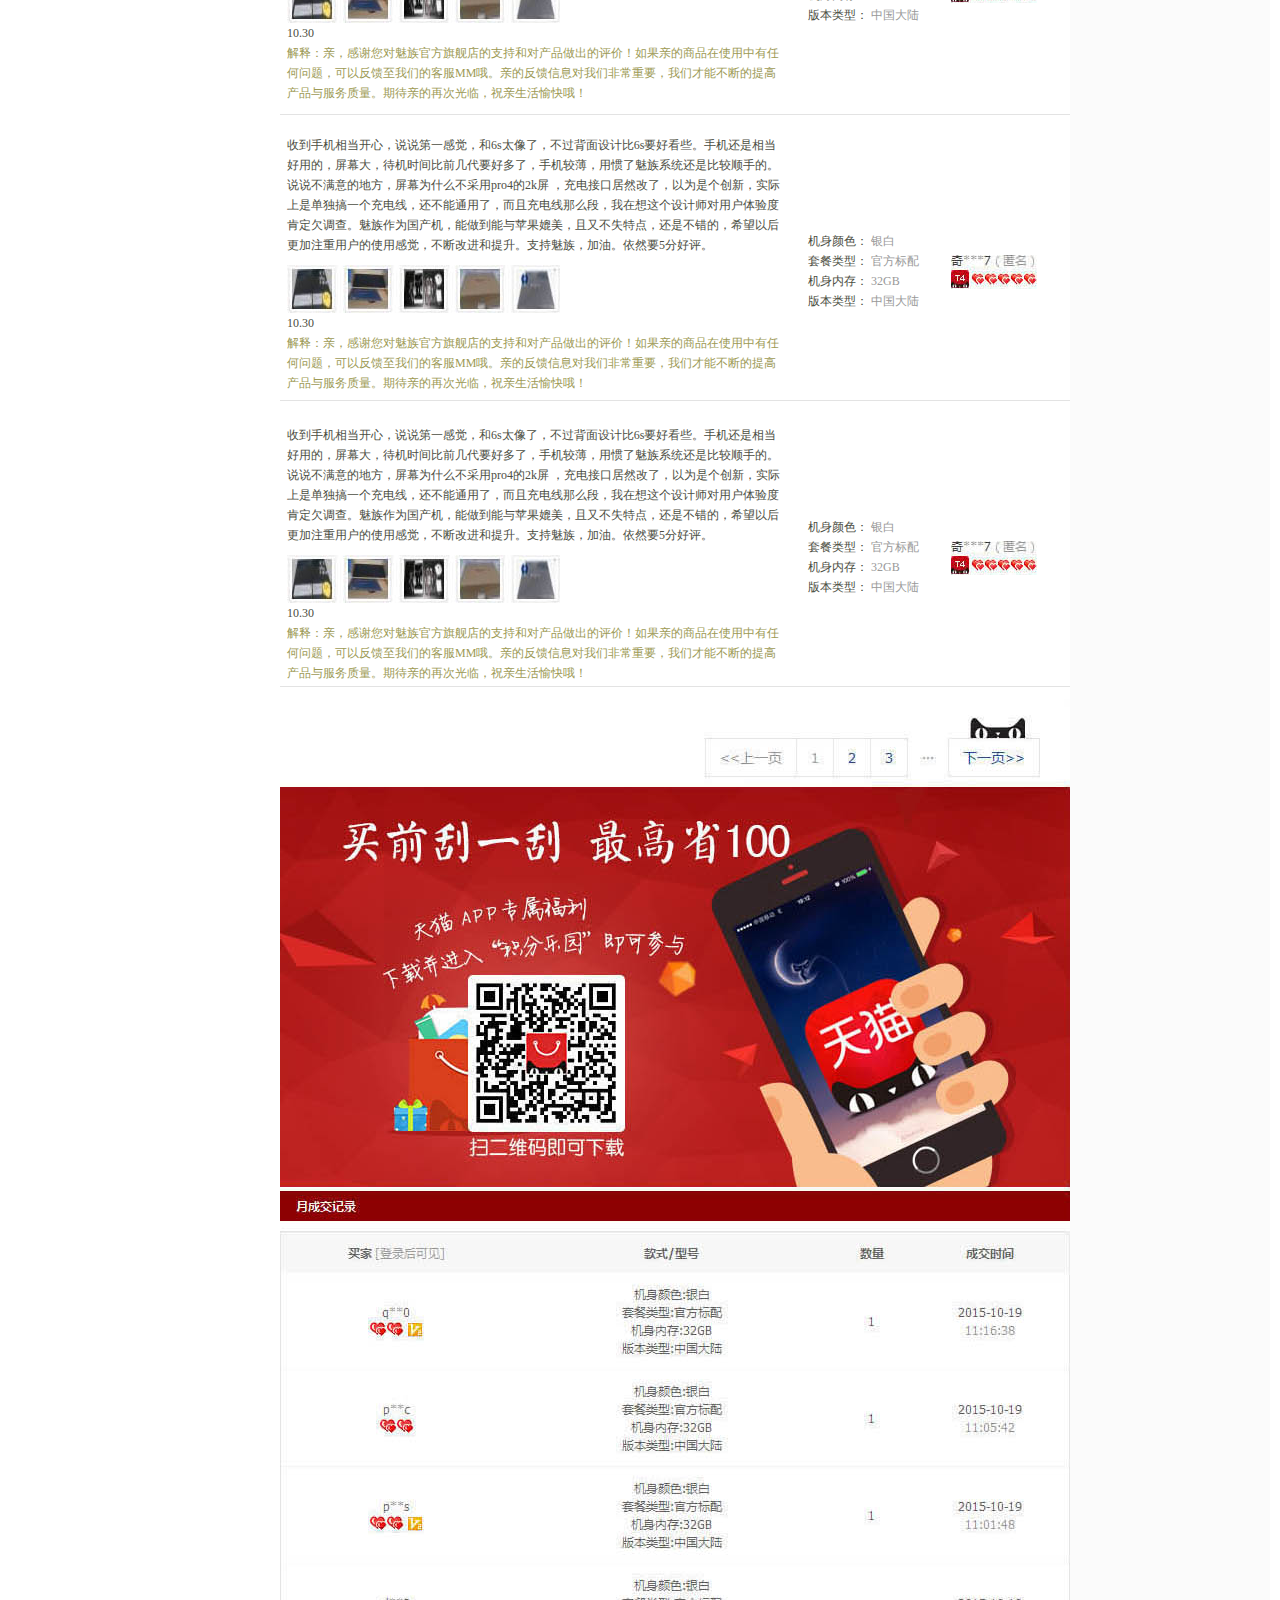
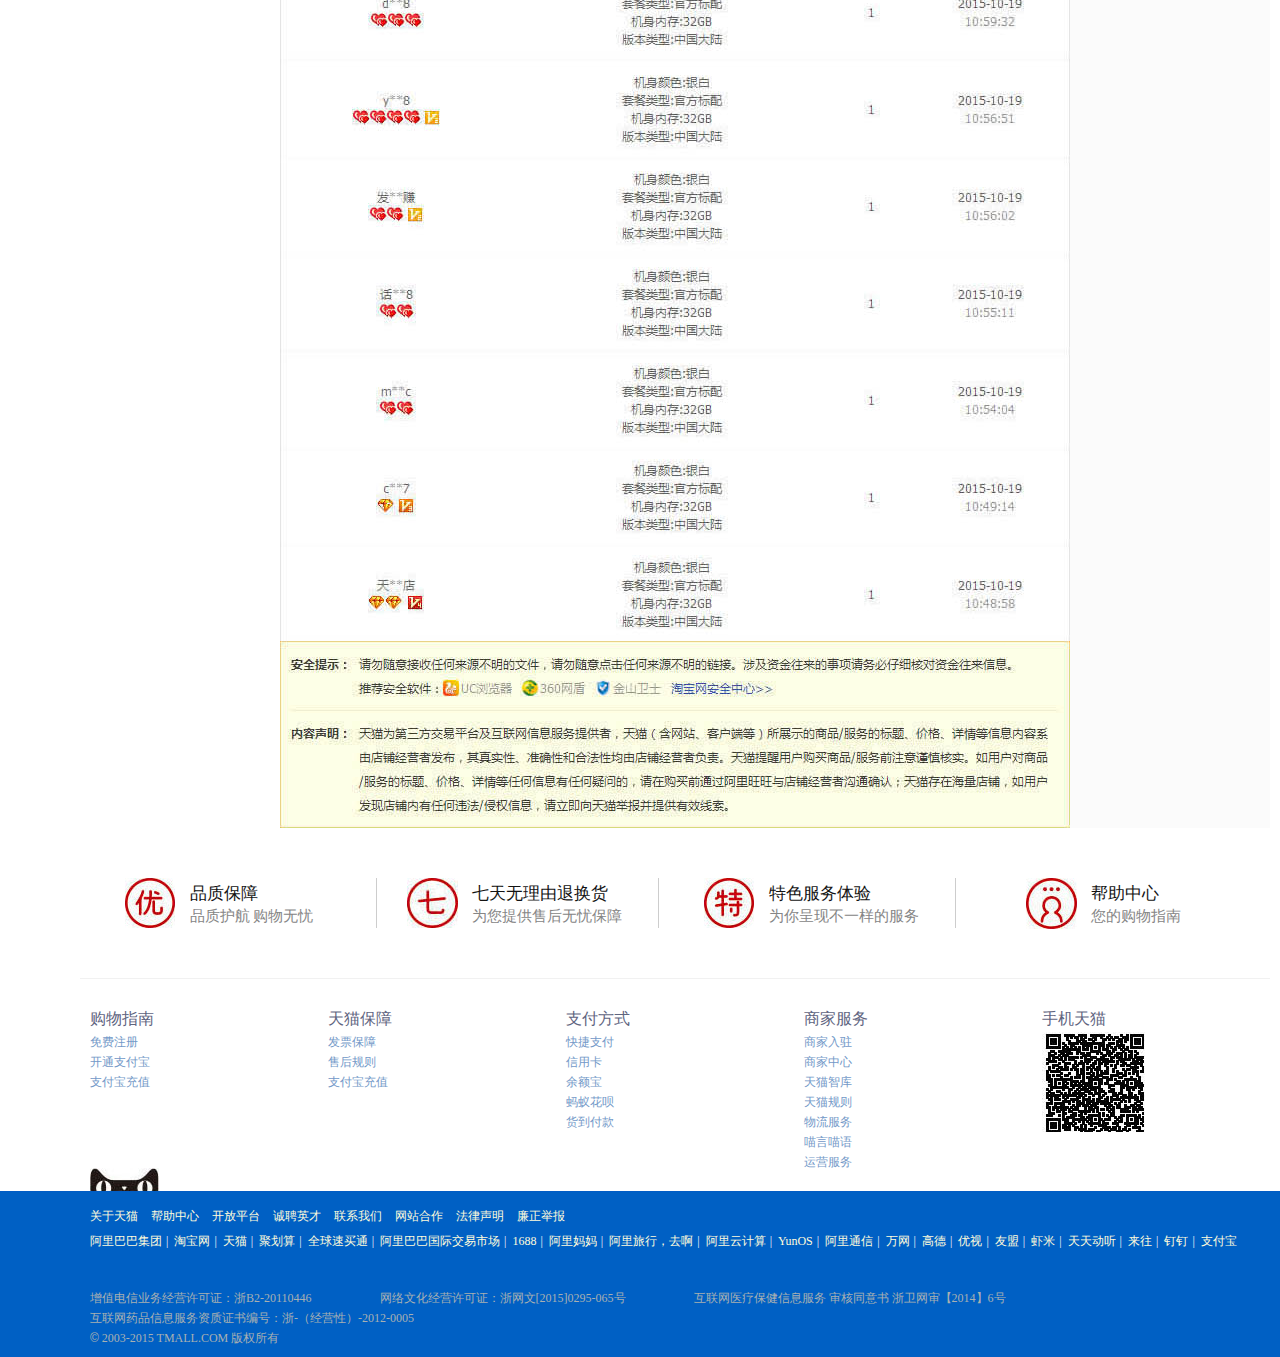
<file: detail.html>
<!DOCTYPE html>
<html>
	<head>
		<meta charset="utf-8">
		<title>天猫detail页</title>
		<link rel="stylesheet" href="css/detail.css" />
		<link rel="stylesheet" href="css/reset.css" />
		<link rel="stylesheet" href="css/header.css" />
		<link rel="stylesheet" href="css/tool.css" />
		<!--[if lt IE 9]>
			<link rel="stylesheet" href="css/fixIE.css" />
			<script src="js/html5shiv.js"></script>
		<![endif]-->
	</head>
	<body>
		<div class="box">
			<header class="rese_w">
				<div class="top_nav clearfix">				
					<p class="tm_page">
						<span class="ico ico_home"></span>
						<a href="">天猫首页</a>
					</p>
					<p class="tm_login">
						<span>喵，欢迎来天猫</span>
						<a href="">请登录</a>
						<a href="">免费注册</a>
					</p>
					<ul class="tm_login_right">
						<li>
							<a href="">我的淘宝</a>
						</li>
						<li><img src="img/tm_jiao.jpg"></li>
						<li>
							<span class="ico ico_heart"></span>
							<a href="">我关注的品牌</a>
						</li>
						<li>
							<span class="ico ico_car"></span>
							<a href="">购物车0件</a>
						</li>
						<li class="collect">
							<a href="">收藏夹</a>
						</li>
						<li class="tm_collect"><img src="img/tm_jiao.jpg"></li>
						<li class="line">|</li>
						<li>
							<span class="ico ico_phone"></span>
							<a href="">手机版</a>
						</li>
						<li class="collect">
							<a href="">淘宝网</a>
						</li>
						<li class="collect">
							<a href="">商家支持</a>
						</li>
						<li class="support"><img src="img/tm_jiao.jpg"></li>
						<li>
							<span class="ico ico_nav"></span>
							<a href="">网站导航</a>
						</li>
						<li class="tm_nav"><img src="img/tm_jiao.jpg"></li>
					</ul>
				</div>
				<div class="head_search rese_w">
					<span class="tmall_logol">
						<a href="">
							<img src="img/tmall_3c.jpg">
						</a>	
					</span>
					<ul class="sale_drec clearfix">
						<li class="meizu_shop">
							<a href="">魅族官方旗舰店</a>
							<img src="img/zhisale.jpg">
						</li>
						<li class="logistics">
							<p class="descripte ml12">
								<span class="description">描述</span>
								<span class="">4.8↓</span>	
							</p>
							<p class="descripte ml6">
								<span class="description">服务</span>
								<span class="">4.6↓</span>	
							</p>
							<p class="descripte ml6">
								<span class="description">物流</span>
								<span class="">4.7↓</span>	
							</p>
							<img src="img/jiao.jpg">
						</li>
						<li class="phone_shopping">
							<span class="description">手机逛</span>
							<img src="img/shouji_play.jpg">
						</li>
					</ul>
					<div class="search_tmall">
						<form action="" method="get" target="_blank">
							<input type="text" value=" 双11all in!聚享19大牌过节费" id="search"/>
							<input type="submit" value="搜天猫" title="" name="" id="search_btn"/>
							<input type="submit" value="搜本店" title="" name="" id="search_shop_btn"/>
						</form>
					</div>
				</div>
				<div class="official">
					<span class="official_logo"><img src="img/official.jpg"></span>
					<div class="selling">
						<a href="" class="mr55"><img src="img/meizu_tele.jpg"></a>
						<a href=""><img src="img/head_pic_meizu.jpg"></a>
					</div>
				</div>
			</header>
		    <section class="content rese_w">
		    	<div class="content_nav">
		    		<span class="home_nav ml180 mr20">
						<a href="">首页</a>
					</span>
					<span class="typeface">
						<a href="">魅蓝系列</a>
					</span>
					<span class="nav_line">|</span>
					<span class="typeface">
						<a href="">MX系列</a>
					</span>
					<span class="nav_line">|</span>
					<span class="typeface">
						<a href="">PRO系列</a>
					</span>
					<span class="nav_line">|</span>
					<span class="typeface">
						<a href="">合约机专区</a>
					</span>
					<span class="nav_line">|</span>
					<span class="typeface">
						<a href="">配件专区</a>
					</span>
					<span class="nav_line">|</span>
					<span class="typeface">
						<a href="">购物须知</a>
					</span>
					<span class="nav_line">|</span>
					<span class="typeface">
						<a href="">粉丝圈</a>
					</span>
					<span class="nav_line">|</span>
					<span class="typeface">
						<a href="">收藏店铺</a>
					</span>
		    	</div>
		    	<div class="sales_practice rese_w clearfix">
		    		<div class="meizu_office mt21">
		    			<a href="" class="meizu_pic"><img src="img/meizu_pro5_office.jpg"></a>
		    			<div class="Baby_details">
		    				<a href="" class="ml20"><img src="img/meizu_phone_1.jpg"></a>
		    				<a href=""><img src="img/meizu_phone_2.jpg"></a>
		    				<a href=""><img src="img/meizu_phone_3.jpg"></a>
		    				<a href=""><img src="img/meizu_phone_4.jpg"></a>
		    				<a href=""><img src="img/meizu_phone_5.jpg"></a>
		    				<p class="Baby_details_text">
		    					<img src="img/share.jpg">
		    					<span class="share">分享</span>
		    					<img src="img/star.jpg">
		    					<span class="share">收藏商品（37016人气）</span>
		    					<span class="share ml145">举报</span>
		    				</p>
		    			</div>
		    		</div>
		    		<div class="detail_stiuation mt21 ml20">
		    			<h1 class="Flagship_store">
		    				<a href="">【魅族旗舰店】 Meizu/魅族 PRO 5 公开版 智能手机 预售商品</a>
		    			</h1>
		    			<p class="comment ml10">26日10点 再次开售 收藏宝贝 关注下次开售</p>
		    			<p class="price_meizu mt10">
		    				<span class="price_mz ml10">价格</span>
		    				<span class="tm_yen">¥</span>
		    				<span class="tm_price">2799.00~3099.00</span>
		    			</p>
		    			<div class="freight">
		    				<span class="fare_mz ml10">运费</span>
	    					<span class="fare_mz ml35">杭州</span>
	    					<img src="img/jian_arrow.jpg">
    						<span class="fare_mz">上城区</span>
	    					<img src="img/jian_arrow.jpg">
		    			</div>
		    			<div class="accumulative">
		    				<span class="evaluation ml90">
								<a href="">累计评价</a>
							</span>
							<span class="numb_eva">208</span>
							<span class="accumulate_line">|</span>
							<span class="evaluation">
								<a href="">送天猫积分</a>
							</span>
							<span class="numb_evalulate">279</span>
							<span class="evaluation">
								<a href="">起</a>
							</span>
		    			</div>
		    			<ul class="label">
		    				<li class="label_one">
		    					<span class="label_one_text ml10 mr20">机身颜色</span>
		    					<img src="img/color_1.jpg">
		    					<img src="img/color_2.jpg">
		    					<img src="img/color_3.jpg">
		    					<img src="img/color_4.jpg">
		    				</li>
		    				<li class="Package">
		    					<span class="Package_text ml10 mr20">套餐类型</span>
		    					<span class="Standard">
		    						<img src="img/off_pei.jpg">
		    					</span>
		    					<a href="">套餐一</a>
		    					<a href="">套餐二</a>
		    					<a href="">套餐三</a>
		    					<a href="">套餐四</a>
		    				</li>
		    				<li class="memory">
		    					<span class="memory_text ml10 mr20">机身内存</span>
		    					<a href="">32GB</a>
		    					<a href="">64GB</a>
		    				</li>
		    				<li class="Package">
		    					<span class="Package_text ml10 mr20">版本类型</span>
		    					<span class="Standard">
		    						<img src="img/china.jpg">
		    					</span>
		    				</li>
		    				<li class="Delivery_time">
		    					<span class="Delivery_time_text ml10 mr20">发货时间</span>
		    					<span class="Delivery_time_text">付款后7天内</span>   					
		    				</li>
		    				<li class="number_meizu">
		    					<span class="number_meizu_text ml10 mr42">数量</span>
		    					<span class="number_shop">
		    						<img src="img/num.jpg">
		    					</span>
		    					<span class="evaluation ml10">
									<a href="">件</a>
								</span>
		    				</li>
		    				<li class="Service_commitment">
		    					<span class="number_meizu_text ml10 mr20">服务承诺</span>
		    					<span class="Service_commitment_pic">
		    						<img src="img/lian.jpg">
		    					</span>
		    					<span class="Genius ml5">
									<a href="">全国联保</a>
								</span>
								<span class="Service_commitment_pic">
		    						<img src="img/piao.jpg">
		    					</span>
		    					<span class="Genius ml5">
									<a href="">货票同行</a>
								</span>
								<span class="Service_commitment_pic">
		    						<img src="img/wuyou.jpg">
		    					</span>
		    					<span class="Genius ml5">
									<a href="">无忧退换货</a>
								</span>
		    				</li>
		    			</ul>
		    			<div class="buy">
		    				<a href="">立即购买</a>
		    				<p class="Join_shopping_cart">
		    					<img src="img/cart.jpg">
		    					<span>加入购物车</span>
		    				</p>
		    			</div>
		    			<div class="Payment_method">
		    				<span class="pay_way">
		    					<a href="">支付方式</a>
		    				</span>
		    				<img src="img/jian_arrow.jpg">
		    			</div>
		    		</div>
		    		<div class="look_again mt21">
		    			<header class="see_again">
		    				<span>看了又看</span>
		    			</header>
		    			<div class="look_again_content">
		    				<a href="" class="Headset"><img src="img/Headset.jpg"></a>		
		    				<p class="Headset_price">
		    					<a href="">¥169.00</a>
	    					</p>
	    					<p class="Headset_text">【魅族旗舰店】Meizu/魅族EP</p>
	    					<a href="" class="meizu_phone"><img src="img/meizu_p.jpg"></a>		
		    				<p class="meizu_phone_price">
		    					<a href="">¥39.00</a>
	    					</p>
	    					<p class="Headset_text">【魅族旗舰店】Meizu/魅族 魅...</p>
	    					<a href="" class="meizu_Headset"><img src="img/hani_erji.jpg"></a>		
		    				<p class="meizu_phone_price">
		    					<a href="">¥129.00</a>
	    					</p>
	    					<p class="Headset_text">【魅族旗舰店】Meizu/魅族 EP..</p>
	    					<p class="up_down">
	    						<a href=""><img src="img/up_down.jpg"></a>
	    					</p>
		    			</div>
		    		</div>
		    	</div>
		    	<div class="main_content clearfix">
		    		<div class="side_content">
		    			<div class="Authentication">
		    				<div class="Authenticate_head">
		    					<span class="store_mzd ml15">魅族官方旗舰店</span>
								<img src="img/kefu_q.jpg">
		    				</div>
		    				<div class="Authenticate_content">
		    					<p class="Elec_certi mt9">
		    						<a href="">
		    							<img src="img/dian.jpg">
		    							<span class="Elec_certi_text">电器城认证商家</span>
		    						</a>
		    					</p>
		    					<p class="Elec_certi">
		    						<a href="">
		    							<img class="mt9" src="img/three.jpg">
		    							<span class="Elec_certi_text">天猫三年店</span>
		    						</a>
		    					</p>
		    					<div class="logistics_main">
									<p class="descripte_t">
										<span class="description">描述</span>
										<span>4.8↓</span>	
									</p>
									<p class="descripte ml13">
										<span class="description">服务</span>
										<span>4.6↓</span>	
									</p>
									<p class="descripte ml13">
										<span class="description">物流</span>
										<span>4.7↓</span>	
									</p>
								</div>
								<span class="come_in">
									<a href="">进店逛逛</a>
								</span>
								<span class="Collection">
									<a href="">收藏店铺</a>
								</span>
		    				</div>
		    			</div>
		    			<div class="side_content_bt mt10">
		    				<header class="side_bt_head">
		    					<span class="baby_list">宝贝排行榜</span>
		    				</header>
		    				<div class="side_bt_content">
		    					<div class="nav_side_bt">
		    						<a class="sell_weight">销售量</a>
		    						<a class="collect_numb">收藏数</a>
		    					</div>
		    					<ul class="content_side">
		    						<li class="content_side_1">
		    							<img src="img/side_meizu.jpg">
	    								<span class="content_side_text">【魅族旗舰店】</span>
	    								<span class="content_side_price">¥1799.00</span>
	    								<span class="had_sell">已售出82740件</span>
		    						</li>
		    						<li class="content_side_1">
		    							<img src="img/side_meizu.jpg">
	    								<span class="content_side_text">【魅族旗舰店】</span>
	    								<span class="content_side_price">¥1799.00</span>
	    								<span class="had_sell">已售出82740件</span>
		    						</li>
		    						<li class="content_side_1">
		    							<img src="img/side_meizu.jpg">
	    								<span class="content_side_text">【魅族旗舰店】</span>
	    								<span class="content_side_price">¥1799.00</span>
	    								<span class="had_sell">已售出82740件</span>
		    						</li>
		    						<li class="content_side_1">
		    							<img src="img/side_meizu.jpg">
	    								<span class="content_side_text">【魅族旗舰店】</span>
	    								<span class="content_side_price">¥1799.00</span>
	    								<span class="had_sell">已售出82740件</span>
		    						</li>
		    						<li class="content_side_1">
		    							<img src="img/side_meizu.jpg">
	    								<span class="content_side_text">【魅族旗舰店】</span>
	    								<span class="content_side_price">¥1799.00</span>
	    								<span class="had_sell">已售出82740件</span>
		    						</li>
		    						<li class="check_more">查看更多</li>
		    					</ul>
		    				</div>
		    			</div>
		    		</div>
		    		<div class="center_content clearfix">
		    			<div class="left">
		    				<header class="center_content_head">
		    					<span class="prodtct_detail">商品详情</span>
		    					<span class="prodtct_detail_text ml20">规格参数</span>
		    					<span class="line_dashed">|</span>
		    					<span class="prodtct_detail_text">累计评价</span>
		    					<span class="prodtct_numb">208</span>
		    					<span class="line_dashed">|</span>
		    					<span class="prodtct_detail_text">月成交记录</span>
		    					<span class="line_dashed">|</span>
		    					<span class="prodtct_detail_text">电器城服务详情</span>
		    					<span class="line_dashed">|</span>
		    				</header>
		    				<ul class="name_product">
		    					<li>
		    						<p class="name_meizu">
		    							品牌名称
		    							<span class="style_name">meizu/魅族</span>
		    							<img src="img/guanzhu.jpg">
		    						</p>
		    					</li>
		    					<li>
		    						<span class="product_num">产品参数:</span>
		    					</li>
		    					<li>
		    						<span class="product_color">产品名称:Meizu/魅族 PRo 5 公开版</span>
		    						<span class="product_exynos">CPU型号:Exynos 7420</span>
		    						<span class="product_exynos">魅族型号:PRO 5 公开版</span>
		    					</li>
		    					<li>
		    						<span class="product_color">机身颜色:金色 银黑 银白 灰色</span>
		    						<span class="product_exynos_1">运行内存RAM:3GB 4GB</span>
		    						<span class="product_exynos">机身内存:32GB 64GB</span>
		    					</li>
		    					<li>
		    						<span class="product_color">网络模式:双卡多模</span>
		    						<span class="product_exynos_2">电池容量:3050mah</span>
		    					</li>
		    				</ul>
		    				<a href=""><img src="img/meizu_p_1.jpg"></a>
		    				<a href=""><img src="img/meizu_p_2.jpg"></a>
		    				<a href=""><img src="img/meizu_p_3.jpg"></a>
		    				<a href=""><img src="img/meizu_p_5.jpg"></a>
		    				<a href=""><img src="img/meizu_p_6.jpg"></a>
		    				<p class="Common_problem">
		    					<a href="">常见问题</a>
		    				</p>
		    				<div class="Cumulative_evaluation">
		    					<h3 class="Cumulative_head">
		    						<a href="">累计评价 208</a>
		    					</h3>
		    					<div class="Cumulative_evaluation_content">
		    						<div class="Description">
		    							<div class="Description_left">
		    								<h4>与描述相符</h4>
		    								<strong>4.8</strong>
		    								<img src="img/five_star.jpg">
		    							</div>
		    							<div class="Description_right">
		    								<img src="img/progress.jpg">
		    							</div>
		    						</div>
		    					</div>
	    						<div class="Chase_ratings">
	    							<span class="rate_filter">
	    								<input type="radio" id="all"  checked=""/>
	    								<label for="all">全部</label>
	    								<input type="radio" id="all" />
	    								<label for="all">追评(5)</label>
	    								<input type="radio" id="all" />
	    								<label for="all">图片(23)</label>
	    							</span>
	    							<span class="rate_right">
	    								<input type="checkbox" id="all"  checked=""/>
	    								<label for="all">有内容</label>
	    								<span class="tm_current">
	    									<a href="">按默认</a>
	    								</span>
	    							</span>
	    						</div>
    							<div class="rate_grid">
					    			<div class="tm_col_master">
					    				<p>
					    					收到手机相当开心，说说第一感觉，和6s太像了，不过背面设计比6s要好看些。手机还是相当好用的，屏幕大，待机时间比前几代要好多了，手机较薄，用惯了魅族系统还是比较顺手的。说说不满意的地方，屏幕为什么不采用pro4的2k屏 ，充电接口居然改了，以为是个创新，实际上是单独搞一个充电线，还不能通用了，而且充电线那么段，我在想这个设计师对用户体验度肯定欠调查。魅族作为国产机，能做到能与苹果媲美，且又不失特点，还是不错的，希望以后更加注重用户的使用感觉，不断改进和提升。支持魅族，加油。依然要5分好评。
					    				</p>
					    				<span class="tm_col_master_pic">
					    					<a href=""><img src="img/zhuiping.jpg"></a>
					    				</span>
					    				<p>10.30</p>
					    				<p class="explain">
					    					解释：亲，感谢您对魅族官方旗舰店的支持和对产品做出的评价！如果亲的商品在使用中有任何问题，可以反馈至我们的客服MM哦。亲的反馈信息对我们非常重要，我们才能不断的提高产品与服务质量。期待亲的再次光临，祝亲生活愉快哦！
					    				</p>
					    			</div>
					    			<div class="tm_col_right">
					    				<div class="rate_sku">
					    					<p title="机身颜色:银白">
					    						<span>机身颜色：</span>
					    						银白
					    					</p>
					    					<p title="套餐类型:官方标配">
					    						<span>套餐类型：</span>
					    						官方标配
					    					</p>
					    					<p title="机身内存:32GB">
					    						<span>机身内存：</span>
					    						32GB
					    					</p>
					    					<p title="版本类型:中国大陆">
					    						<span>版本类型：</span>
					    						中国大陆
					    					</p>
					    				</div>
					    				<div class="name_user">
					    					<img src="img/name_n.jpg">
					    				</div>
					    			</div>		
					    		</div>
					    		<div class="rate_grid">
					    			<div class="tm_col_master">
					    				<p>
					    					收到手机相当开心，说说第一感觉，和6s太像了，不过背面设计比6s要好看些。手机还是相当好用的，屏幕大，待机时间比前几代要好多了，手机较薄，用惯了魅族系统还是比较顺手的。说说不满意的地方，屏幕为什么不采用pro4的2k屏 ，充电接口居然改了，以为是个创新，实际上是单独搞一个充电线，还不能通用了，而且充电线那么段，我在想这个设计师对用户体验度肯定欠调查。魅族作为国产机，能做到能与苹果媲美，且又不失特点，还是不错的，希望以后更加注重用户的使用感觉，不断改进和提升。支持魅族，加油。依然要5分好评。
					    				</p>
					    				<span class="tm_col_master_pic">
					    					<a href=""><img src="img/zhuiping.jpg"></a>
					    				</span>
					    				<p>10.30</p>
					    				<p class="explain">
					    					解释：亲，感谢您对魅族官方旗舰店的支持和对产品做出的评价！如果亲的商品在使用中有任何问题，可以反馈至我们的客服MM哦。亲的反馈信息对我们非常重要，我们才能不断的提高产品与服务质量。期待亲的再次光临，祝亲生活愉快哦！
					    				</p>
					    			</div>
					    			<div class="tm_col_right">
					    				<div class="rate_sku">
					    					<p title="机身颜色:银白">
					    						<span>机身颜色：</span>
					    						银白
					    					</p>
					    					<p title="套餐类型:官方标配">
					    						<span>套餐类型：</span>
					    						官方标配
					    					</p>
					    					<p title="机身内存:32GB">
					    						<span>机身内存：</span>
					    						32GB
					    					</p>
					    					<p title="版本类型:中国大陆">
					    						<span>版本类型：</span>
					    						中国大陆
					    					</p>
					    				</div>
					    				<div class="name_user">
					    					<img src="img/name_n.jpg">
					    				</div>
					    			</div>		
					    		</div>
					    		<div class="rate_grid">
					    			<div class="tm_col_master">
					    				<p>
					    					收到手机相当开心，说说第一感觉，和6s太像了，不过背面设计比6s要好看些。手机还是相当好用的，屏幕大，待机时间比前几代要好多了，手机较薄，用惯了魅族系统还是比较顺手的。说说不满意的地方，屏幕为什么不采用pro4的2k屏 ，充电接口居然改了，以为是个创新，实际上是单独搞一个充电线，还不能通用了，而且充电线那么段，我在想这个设计师对用户体验度肯定欠调查。魅族作为国产机，能做到能与苹果媲美，且又不失特点，还是不错的，希望以后更加注重用户的使用感觉，不断改进和提升。支持魅族，加油。依然要5分好评。
					    				</p>
					    				<span class="tm_col_master_pic">
					    					<a href=""><img src="img/zhuiping.jpg"></a>
					    				</span>
					    				<p>10.30</p>
					    				<p class="explain">
					    					解释：亲，感谢您对魅族官方旗舰店的支持和对产品做出的评价！如果亲的商品在使用中有任何问题，可以反馈至我们的客服MM哦。亲的反馈信息对我们非常重要，我们才能不断的提高产品与服务质量。期待亲的再次光临，祝亲生活愉快哦！
					    				</p>
					    			</div>
					    			<div class="tm_col_right">
					    				<div class="rate_sku">
					    					<p title="机身颜色:银白">
					    						<span>机身颜色：</span>
					    						银白
					    					</p>
					    					<p title="套餐类型:官方标配">
					    						<span>套餐类型：</span>
					    						官方标配
					    					</p>
					    					<p title="机身内存:32GB">
					    						<span>机身内存：</span>
					    						32GB
					    					</p>
					    					<p title="版本类型:中国大陆">
					    						<span>版本类型：</span>
					    						中国大陆
					    					</p>
					    				</div>
					    				<div class="name_user">
					    					<img src="img/name_n.jpg">
					    				</div>
					    			</div>		
					    		</div>
					    		<a href=""><img src="img/houduan.jpg"></a>
					    		<a href=""><img src="img/safe_infor.jpg"></a>
		    				</div>
		    			</div>
		    			<ul class="right">
		    				<li class="mt50">
		    					<img src="img/mark_meizu.jpg">
	    						<span class="right_text">天猫电器城服务</span>
		    				</li>
		    				<li>
		    					<img src="img/mark_meizu.jpg">
	    						<span class="right_text">商品详情</span>
		    				</li>
		    				<li>
		    					<img src="img/mark_meizu.jpg">
	    						<span class="right_text">店铺服务详情</span>
		    				</li>
		    				<li>
		    					<img src="img/mark_meizu.jpg">
	    						<span class="right_text">常见问题</span>
		    				</li>
		    			</ul>
		    		</div>		    	
		    	</div>
		    </section>
		    <footer class="search_foot rese_w">
				<div class="foot_middle_search rese_w">
					<ul class="foot_middle_top">
						<li class="good">
							<img src="img/good.jpg" />
							<span class="guarantee">
								<a href="">品质保障</a>     
							</span>
							<span class="escort">品质护航 购物无忧</span>				
						</li>
						<li class="seven">
							<img src="img/seven.jpg" />
							<span class="guarantee">
								<a href="">七天无理由退换货</a>     
							</span>
							<span class="escort">为您提供售后无忧保障</span>				
						</li>
						<li class="very">
							<img src="img/te.jpg" />
							<span class="guarantee">
								<a href="">特色服务体验</a>     
							</span>
							<span class="escort">为你呈现不一样的服务</span>				
						</li>
						<li class="help">
							<img src="img/help.jpg" />
							<span class="guarantee">
								<a href="">帮助中心</a>     
							</span>
							<span class="escort">您的购物指南</span>				
						</li>
					</ul>
					<ul class="foot_middle_bot">
						<li class="guide">
							<span class="shopping">购物指南</span>
							<a href="">免费注册</a>
							<a href="">开通支付宝</a>
							<a href="">支付宝充值</a>
						</li>
						<li class="ensure">
							<span class="shopping">天猫保障</span>
							<a href="">发票保障</a>
							<a href="">售后规则</a>
							<a href="">支付宝充值</a>
						</li>
						<li class="ensure">
							<span class="shopping">支付方式</span>
							<a href="">快捷支付</a>
							<a href="">信用卡</a>
							<a href="">余额宝</a>
							<a href="">蚂蚁花呗</a>
							<a href="">货到付款</a>
						</li>
						<li class="ensure">
							<span class="shopping">商家服务</span>
							<a href="">商家入驻</a>
							<a href="">商家中心</a>
							<a href="">天猫智库</a>
							<a href="">天猫规则</a>
							<a href="">物流服务</a>
							<a href="">喵言喵语</a>
							<a href="">运营服务</a>
						</li>
						<li class="code">
							<span class="shopping">手机天猫</span>
							<a href="">
								<img src="img/QR code.jpg">
							</a>
						</li>
					</ul>
				</div>
				<div class="search_foot_bot rese_w">
					<div class="nav_1">
						<span>
							<a href="">关于天猫</a>
						</span>
						<span>
							<a href="">帮助中心</a>
						</span>
						<span>
							<a href="">开放平台</a>
						</span>
						<span>
							<a href="">诚聘英才</a>
						</span>
						<span>
							<a href="">联系我们</a>
						</span>
						<span>
							<a href="">网站合作</a>
						</span>
						<span>
							<a href="">法律声明</a>
						</span>
						<span>
							<a href="">廉正举报</a>
						</span>
					</div>
					<div  class="nav_2 clearfix ml90">
						<span>
							<a href="">阿里巴巴集团</a>
						</span>
						<span class="foot_line">|</span>
						<span>
							<a href="">淘宝网</a>
						</span>
						<span class="foot_line">|</span>
						<span>
							<a href="">天猫</a>
						</span>
						<span class="foot_line">|</span>
						<span>
							<a href="">聚划算</a>
						</span>
						<span class="foot_line">|</span>
						<span>
							<a href="">全球速买通</a>
						</span>
						<span class="foot_line">|</span>
						<span>
							<a href="">阿里巴巴国际交易市场</a>
						</span>
						<span class="foot_line">|</span>
						<span>
							<a href="">1688</a>
						</span>
						<span class="foot_line">|</span>
						<span>
							<a href="">阿里妈妈</a>
						</span>
						<span class="foot_line">|</span>
						<span>
							<a href="">阿里旅行，去啊</a>
						</span>
						<span class="foot_line">|</span>
						<span>
							<a href="">阿里云计算</a>
						</span>
						<span class="foot_line">|</span>
						<span>
							<a href="">YunOS</a>
						</span>
						<span class="foot_line">|</span>
						<span>
							<a href="">阿里通信</a>
						</span>
						<span class="foot_line">|</span>
						<span>
							<a href="">万网</a>
						</span>
						<span class="foot_line">|</span>
						<span>
							<a href="">高德</a>
						</span>
						<span class="foot_line">|</span>
						<span>
							<a href="">优视</a>
						</span>
						<span class="foot_line">|</span>
						<span>
							<a href="">友盟</a>
						</span>
						<span class="foot_line">|</span>
						<span>
							<a href="">虾米</a>
						</span>
						<span class="foot_line">|</span>
						<span>
							<a href="">天天动听</a>
						</span>
						<span class="foot_line">|</span>
						<span>
							<a href="">来往</a>
						</span>
						<span class="foot_line">|</span>
						<span>
							<a href="">钉钉</a>
						</span>
						<span class="foot_line">|</span>
						<span>
							<a href="">支付宝</a>
						</span>
					</div>
					<div  class="nav_3 ml90">
						<span>
							增值电信业务经营许可证：浙B2-20110446
						</span>
						<span>
							网络文化经营许可证：浙网文[2015]0295-065号
						</span>
						<span class="medical_care">
							互联网医疗保健信息服务 审核同意书 浙卫网审【2014】6号
						</span>
						<br />
						<span>
							互联网药品信息服务资质证书编号：浙-（经营性）-2012-0005
						</span>
					</div>
					<div class="copyright ml90">
						<span class="cricle_c">©</span>
						<span>2003-2015 TMALL.COM 版权所有</span>
					</div>
				</div>
			</footer>
		</div>
	</body>
</html>
</file>
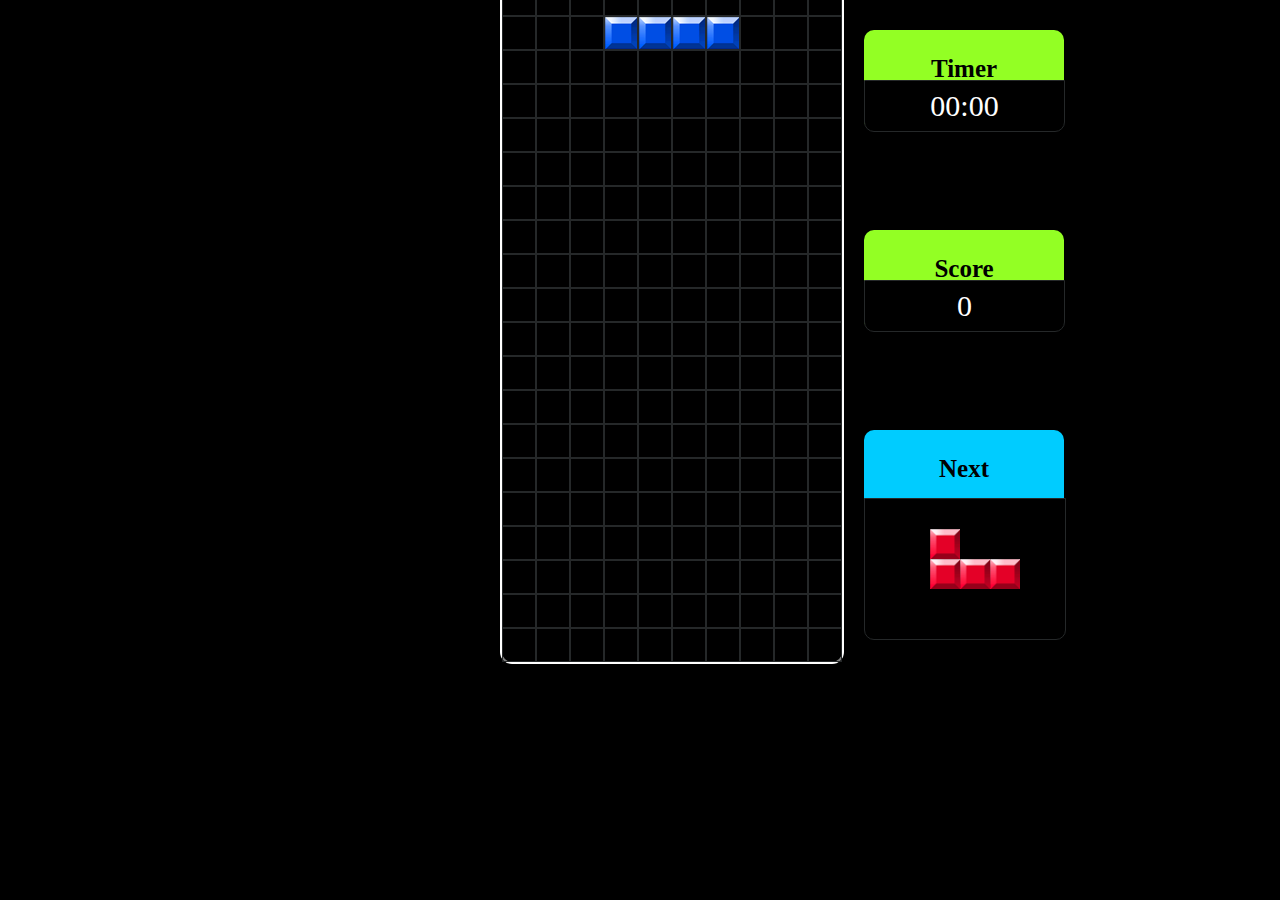
<file: ELSFK.html>
<!DOCTYPE html>
<html>
	<head>
		<meta charset="UTF-8">
		<title></title>
		<style>
			html{
				height: 100px;
			}
			body{
				margin: 0px;
				background: black;
				background-size: 100%;
				height: 100%;
			}
			#box{
				width: 606px;
				position: absolute;
				top:-20px;left: 500px;
				
			}
			#cont{
				border: 2px solid white;
				width: 340px;
				height: 680px;
				float: left;
				position: relative;
				border-radius: 12px;
			}
			#message{
				width: 260px;
				height:680px;
				float: left;
				background: rgba(255,255,255,0);
			}
			.show1{
				width: 200px;
				height: 100px;
				float: left;
				margin: 50px 20px;
				border-radius: 10px;
				position: relative;
			}
			#message div[class=show1]{
				background: #93ff24;
			}
			#message div:nth-last-child(1){
				height: 200px;
				background: #00ccff;
			}
			
			.show1 span{
				display: inline-block;
				width: 199px;
				height: 50%;
				position: absolute;top: 50%;
				background: rgba(0,0,0,1);
				border-radius:0px 0px 10px 10px;
				color: white;
				font-size: 30px;
				line-height: 50px;
				text-align: center;
			}
			.show1 p{
				text-align: center;
				font-size: 25px;
				font-weight: bold;
				
			}
			#message div:nth-last-child(1) span{
				display: inline-block;
				width: 100%;
				height: 70%;
				position: absolute;top: 34%;left: 0px;
				background: rgba(0,0,0,1);
				border-radius:0px 0px 10px 10px;
			}
			
			.clear{
				zoom: 1;
			}
			.clear:after{content: '';display: block;clear: both;}
			span{
				width: 32px;
				height: 32px;
				border: 1px solid #252829; 
				position: absolute;top;left;
				background: rgba(0,0,0,0.5);
			}
			#box .layer{
				width:355px;
				height: 685px;
				background: red;
				position: absolute;
			}
		</style>
	</head>
	<body>
		<div id="box" class="clear">
			
			<div id="cont"></div>
			<div id="message" >
				<div class="show1">
					<p>Timer</p>
					<span>00:00</span>
				</div>
				<div class="show1">
					<p>Score</p>
					<span>0</span>
				</div>
				<div class="show1">
					<p>Next</p>
					<span id="nex"></span>
				</div>
			</div> 
		</div>
		
	</body>
</html>
<script>
	var cont=document.getElementById('cont');
	var nex=document.getElementById('nex');
	var score=document.getElementsByClassName('show1')[1].getElementsByTagName('span')[0];
	var Time=document.getElementsByClassName('show1')[0].getElementsByTagName('span')[0];
	var spans1=document.getElementsByClassName('show1')[2].getElementsByTagName('span')[0];
	var spans2=spans1.getElementsByTagName('span');
	var spans=cont.getElementsByTagName('span'),
		timer,
		timer1,
		num=0,
		dir=null,
		speed=600,
		t=null,
		t1=null;
		nowblock=null;
	var nextblock=null;
	var onoff=true;
		
	function start(){                 //生成  200个span   添加到cont
		var num=0
		 for(var i=0;i<20;i++){
		 	for(var j=0;j<10;j++){
		 		var span=document.createElement('span');
		 		span.setAttribute('x',i);
		 		span.setAttribute('y',j);
		 		cont.appendChild(span);
		 		span.setAttribute('n',num);
		 		span.style.left=j*34+'px';
		 		span.style.top=i*34+'px';
		 		num++
		 	};
		 };
	};
	start();
	
	var arr=[];                          //生成一个二维数组    数组的长度为20与span的x轴个数一样 
	function start1(){
		for (var i=0;i<20;i++) {
			arr[i]=new Array(10)
			for (var j=0;j<arr[i].length;j++) {
				arr[i][j]=0
			};
		};
	};
	start1();
	
	function start2(){                 
		var num=0
		 for(var i=0;i<4;i++){
		 	for(var j=0;j<4;j++){
		 		var span=document.createElement('span');
		 		span.setAttribute('x',i);
		 		span.setAttribute('y',j);
		 		spans1.appendChild(span);
		 		span.style.cssText="width: 30px;height: 30px;border-radius:0px;margin: 0px;border: none;"
		 		span.style.left=35+j*30+'px';
		 		span.style.top=i*30+'px';
		 		num++
		 	};
		 };
	};
	start2();
	
	function getBlock(){              						   //生成每一组方块坐标的函数
            var block = new Array(4);    //生成一个长度为4的数组        因为每个样式的方块都是由四个小格子组成
            t = Math.floor(Math.random()*7)+1;    	//随机数  生成出来的数字介于1与方块样式数量之间
            switch(t){  
                case 1:{    								//根据随机数判断该生成哪个样式的方块					
                    block[0] = {x:0, y:4};    
                    block[1] = {x:1, y:4};    
                    block[2] = {x:0, y:5};    
                    block[3] = {x:1, y:5};    	
                    break;    
                }    
                case 2:{    
                    block[0] = {x:0, y:3};    
                    block[1] = {x:0, y:4};    
                    block[2] = {x:0, y:5};    
                    block[3] = {x:0, y:6};    
                    break;    
                }    
                case 3:{    
                    block[0] = {x:0, y:5};   
                    block[2] = {x:1, y:5}; 
                    block[1] = {x:1, y:4};    
                    block[3] = {x:2, y:4};    
                    break;    
                }    
                case 4:{    
                    block[0] = {x:0, y:4};    
                    block[1] = {x:1, y:4};    
                    block[2] = {x:1, y:5};    
                    block[3] = {x:2, y:5};    
                    break;    
                }    
                case 5:{    
                    block[0] = {x:0, y:4};    
                    block[1] = {x:1, y:4};    
                    block[2] = {x:1, y:5};    
                    block[3] = {x:1, y:6};    
                    break;    
                }    
                case 6:{    
                    block[0] = {x:0, y:4};    
                    block[1] = {x:1, y:4};    
                    block[2] = {x:2, y:4};    
                    block[3] = {x:2, y:5};    
                    break;    
                }    
                case 7:{    
                    block[0] = {x:0, y:5};    
                    block[1] = {x:1, y:4};    
                    block[2] = {x:1, y:5};    
                    block[3] = {x:1, y:6};    
                    break;    
                }   
            }  
            return block;   						//最后把这个保存着方块坐标的数组返回出去
        }   
	
	 nowblock=getBlock();             			    //把生成保存方块坐标的数组 用个变量存一下  方便后续使用；
	 t1=t;
	 nextblock=getBlock();
	 
	function show(){									//通过生成的坐标数组让对应的方块在页面上显示
		for (var i=0;i<nowblock.length;i++){
			var index=(nowblock[i].x)*10+nowblock[i].y				//页面显示的方块的位置			
			spans[index].style.background="url(images/"+t1+".png)";
		}
	}
	show();
	function show1(){		
		for (var i=0;i<spans2.length;i++) {
			spans2[i].style.background='black';
		}
		for (var i=0;i<nextblock.length;i++){
			var index=(nextblock[i].x)*4+nextblock[i].y+1							
			spans2[index].style.background="url(images/"+t+".png)";
			spans2[index].style.backgroundSize="100%";
		}
	}
	show1();
	
	function newarr(){								//根据nowblock的坐标把二维数组内的 数字该表了
		for (var i=0;i<nowblock.length;i++) {		//如果有方块对应的数组上显示为1  没有显示为0	
			arr[nowblock[i].x][nowblock[i].y]=t1;
		}
	}
	
	
	
	function wipe(){										//向一个方向运动时 先 擦出当前页面上的方块
		for (var i=0;i<nowblock.length;i++){
			var index=(nowblock[i].x)*(10)+nowblock[i].y					
			spans[index].style.background='rgba(0,0,0,0.5)'				
		};
	};
	function wipeAll(){										//擦出所有页面
		for (var i=0;i<spans.length;i++){
				spans[i].style.background='rgba(0,0,0,0.5)'
		};
	};
	
	function showAll(){
		var num=0;
		for(var i=0;i<arr.length;i++){
			for (var j=0;j<10;j++) {
				if(arr[i][j]!=0){
					spans[num].style.background="url(images/"+arr[i][j]+".png)";
				}else{
					spans[num].style.background='rgba(0,0,0,0.5)';
				}
				num++
			}	
		}
	}
	
	
	function  bottomborder(){     //检查方块下落是是否到底了或者是碰到了底部的方块了 如果碰到了就返回false；
		for (var i=0;i<nowblock.length;i++) {
				var index=(nowblock[i].x)*10+nowblock[i].y;
				if(spans[index].getAttribute('x')==19){
					return false;
				};
				if(!(arr[nowblock[i].x+1][nowblock[i].y]==0)){
					return false;
				};
		};
		return true;
	}
	function rightborder(){
		for (var i=0;i<nowblock.length;i++) {
			var index=(nowblock[i].x)*10+nowblock[i].y;
				if(spans[index].getAttribute('y')==9){
					return false;
				};
				if(!(arr[nowblock[i].x][nowblock[i].y+1]==0)){
					return false;
				};
			
		};
		return true;
	}
	function leftborder(){
		for (var i=0;i<nowblock.length;i++) {
			var index=(nowblock[i].x)*(10)+nowblock[i].y;
				if(spans[index].getAttribute('y')==0){
					return false;
				};
				if(!(arr[nowblock[i].x][nowblock[i].y-1]==0)){
					return false;
				};
		};
		return true;
	}
	
	function change(){
	   var clong=[{},{},{},{}];
	  	for(var i=0;i<4;i++){
	  		clong[i].x=nowblock[i].x;
	  		clong[i].y=nowblock[i].y;
	  	}
	   var centX=Math.round((clong[0].x+clong[1].x+clong[3].x+clong[3].x)/4)
	   var centY=Math.round((clong[0].y+clong[1].y+clong[2].y+clong[3].y)/4)
		
		for (var i=0;i<clong.length;i++) {
				 if(t1==4||t1==7||t1==5||t1==6||t1==3){
					clong[i].x=centX+centY-nowblock[i].y;
					clong[i].y=centY-centX+nowblock[i].x;
				 };
				 if(t1==1||t1==2){
				 	clong[i].x=nowblock[i].y-centY+centX;
					clong[i].y=nowblock[i].x-centX+centY;
				 }
		}
		if(!blr(clong)||!bottomborder()){
			return
		}
		
		for (var i=0;i<clong.length;i++) {
				nowblock[i].x=clong[i].x
				nowblock[i].y=clong[i].y
		}
	}
	
	function  blr(arr){
		for(var i=0;i<arr.length;i++){
			if(arr[i].y+1>10||arr[i].y-1<0||arr[i].x<0){
				return false
			}
		}
		return true
		
	}
	
	function del(){												//消行函数
		var bland=[0,0,0,0,0,0,0,0,0,0];
		var num=0;
		for (var i=0;i<arr.length;i++) {
			for(var j=0;j<10;j++){
				if(arr[i][j]==0){
					break;
				}
			}
			if(j==10){
					num++
					arr.splice(i,1);
					i--;
					arr.unshift(bland)
			}
			
		}
		return num;
	}
	function gameover(){
		for (var i=0;i<nowblock.length;i++) {
			if(arr[nowblock[i].x][nowblock[i].y]!=0){
				return false
			}
		}
		return true
	}
	
	document.onkeydown=function(ev){
	if(onoff){
		var ev=ev||event;
		if(ev.keyCode==37||ev.keyCode==38||ev.keyCode==39||ev.keyCode==40){
			dir=ev.keyCode
		}else{
			return
		}
		if(dir==37){
			if(!leftborder()){
			}else{
				wipe();
				for (var i=0;i<nowblock.length;i++) {
					nowblock[i].y=nowblock[i].y-1
				};
				show();
			}
			
		};
		if(dir==38){
			wipe();

			change();
			show();
		}
		
		if(dir==39){
			if(!rightborder()){
			}else{
				wipe();
				for (var i=0;i<nowblock.length;i++) {
					nowblock[i].y=nowblock[i].y+1
				};
				show();
			}
		};
		if(dir==40){
			movedown()
		}
	}
		return false;                                //清楚按键浏览器页面向下的默认行为
	};

		timer=setInterval(movedown,speed);
		function movedown(){
			if(!bottomborder()){
				clearInterval(timer)
				newarr();
				var n=del();
				if(n!=0){
					score.innerHTML=n*10+Number(score.innerHTML)
					wipeAll();
					showAll();
				}
				nowblock=nextblock;
				t1=t;
				nextblock=getBlock();
				show1();
				if(!gameover()){
					clearInterval(timer)
					clearInterval(timer1)
					onoff=false	
					alert('游戏结束');
					return;
				}
				timer=setInterval(movedown,speed);
			};
			wipe();
			for (var i=0;i<nowblock.length;i++) {
				nowblock[i].x=nowblock[i].x+1
			};
			show();
		}
	
	timer1=setInterval(function(){
		num++;
		var timeS=num%60
		var timeM=Math.floor(num/60)
		Time.innerHTML=zero(timeM)+':'+zero(timeS)
	},1000)
	
	function zero(number){
		if(number<10){
			number='0'+number
			return number
		}
		return number;
	}
</script>
</file>
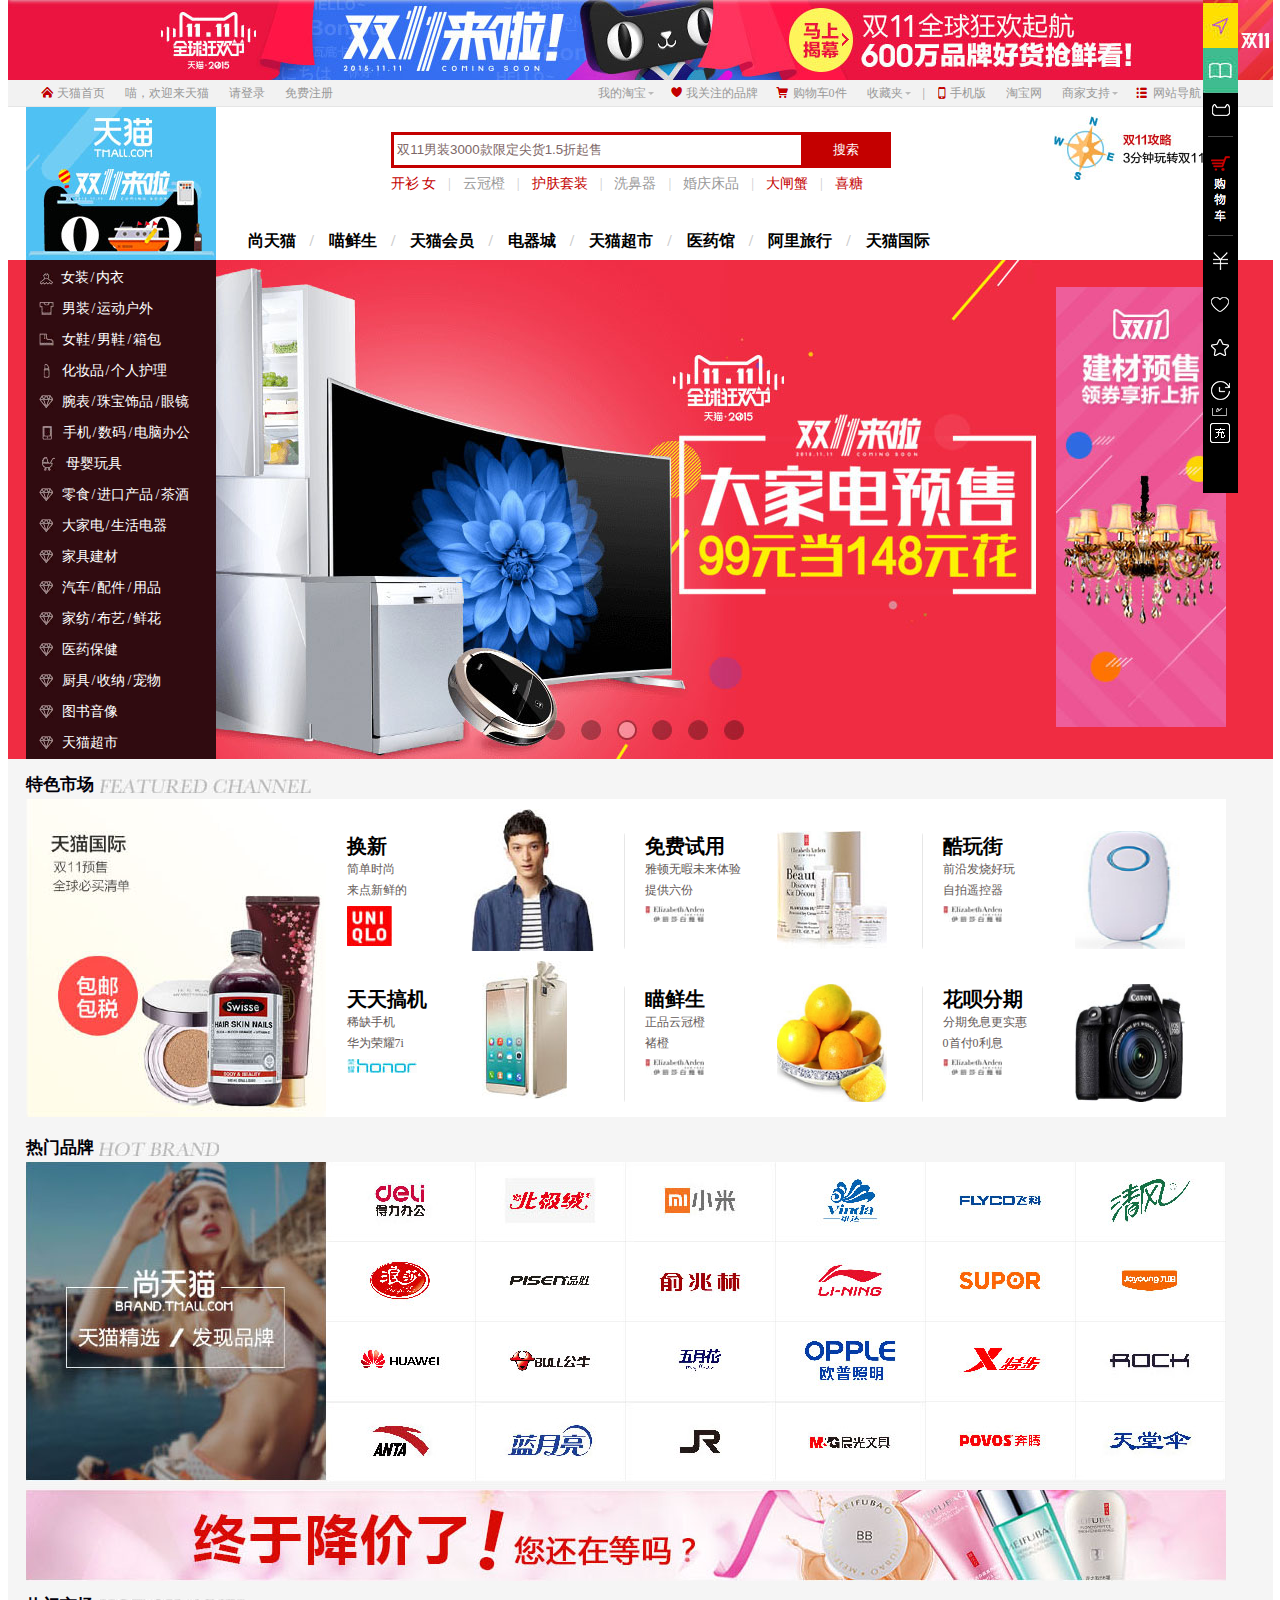
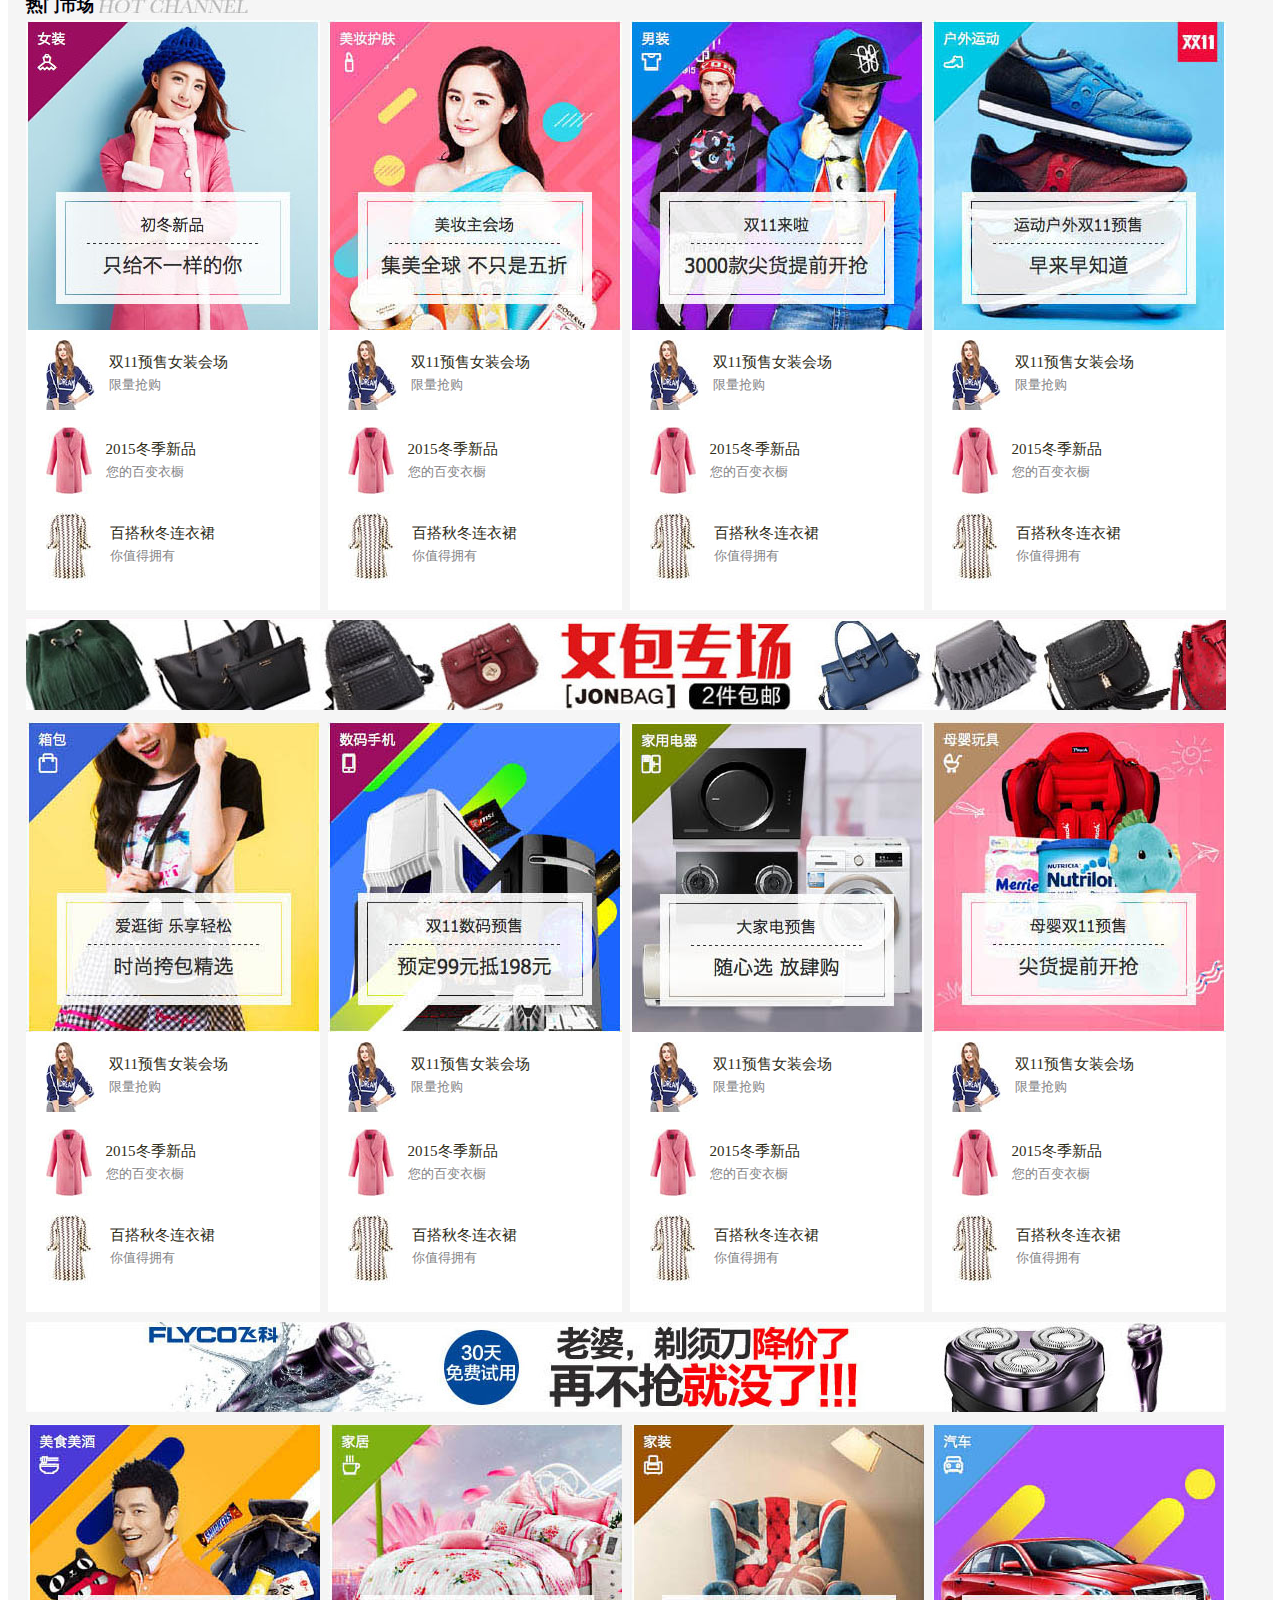
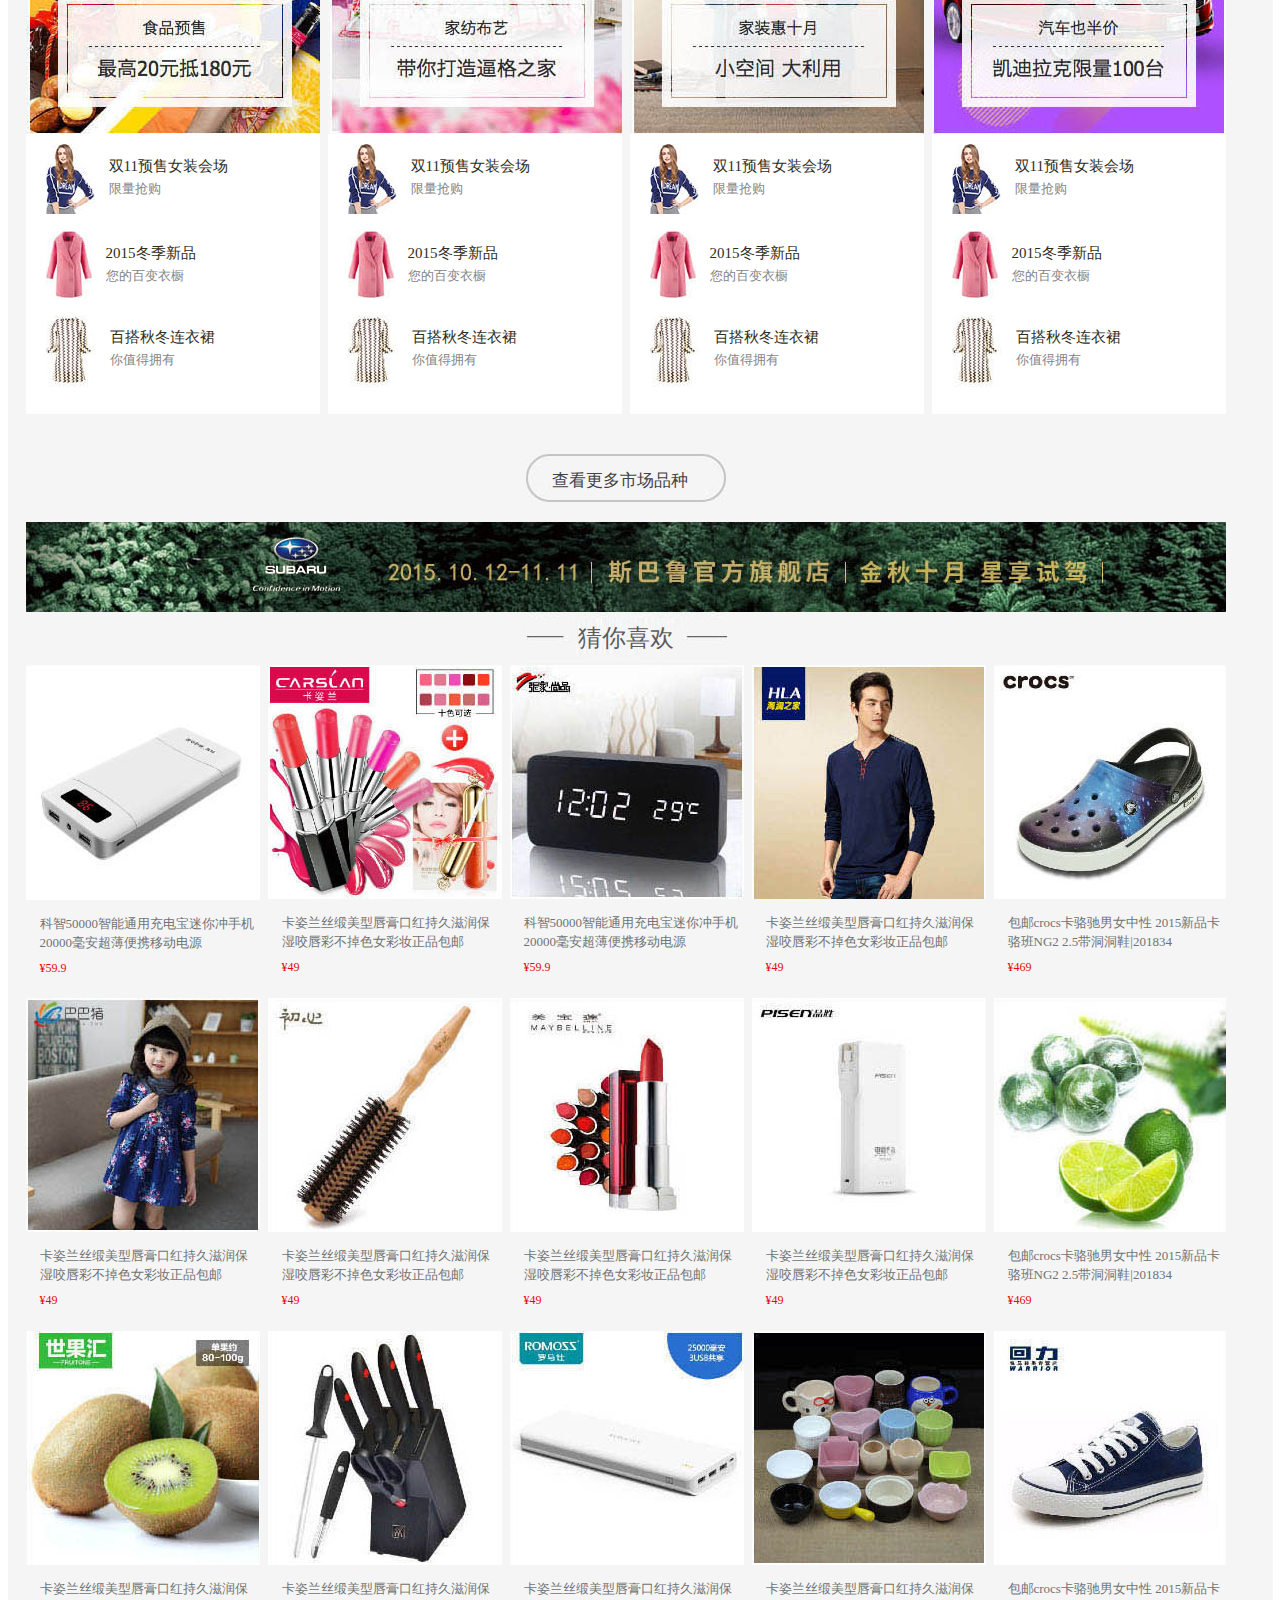
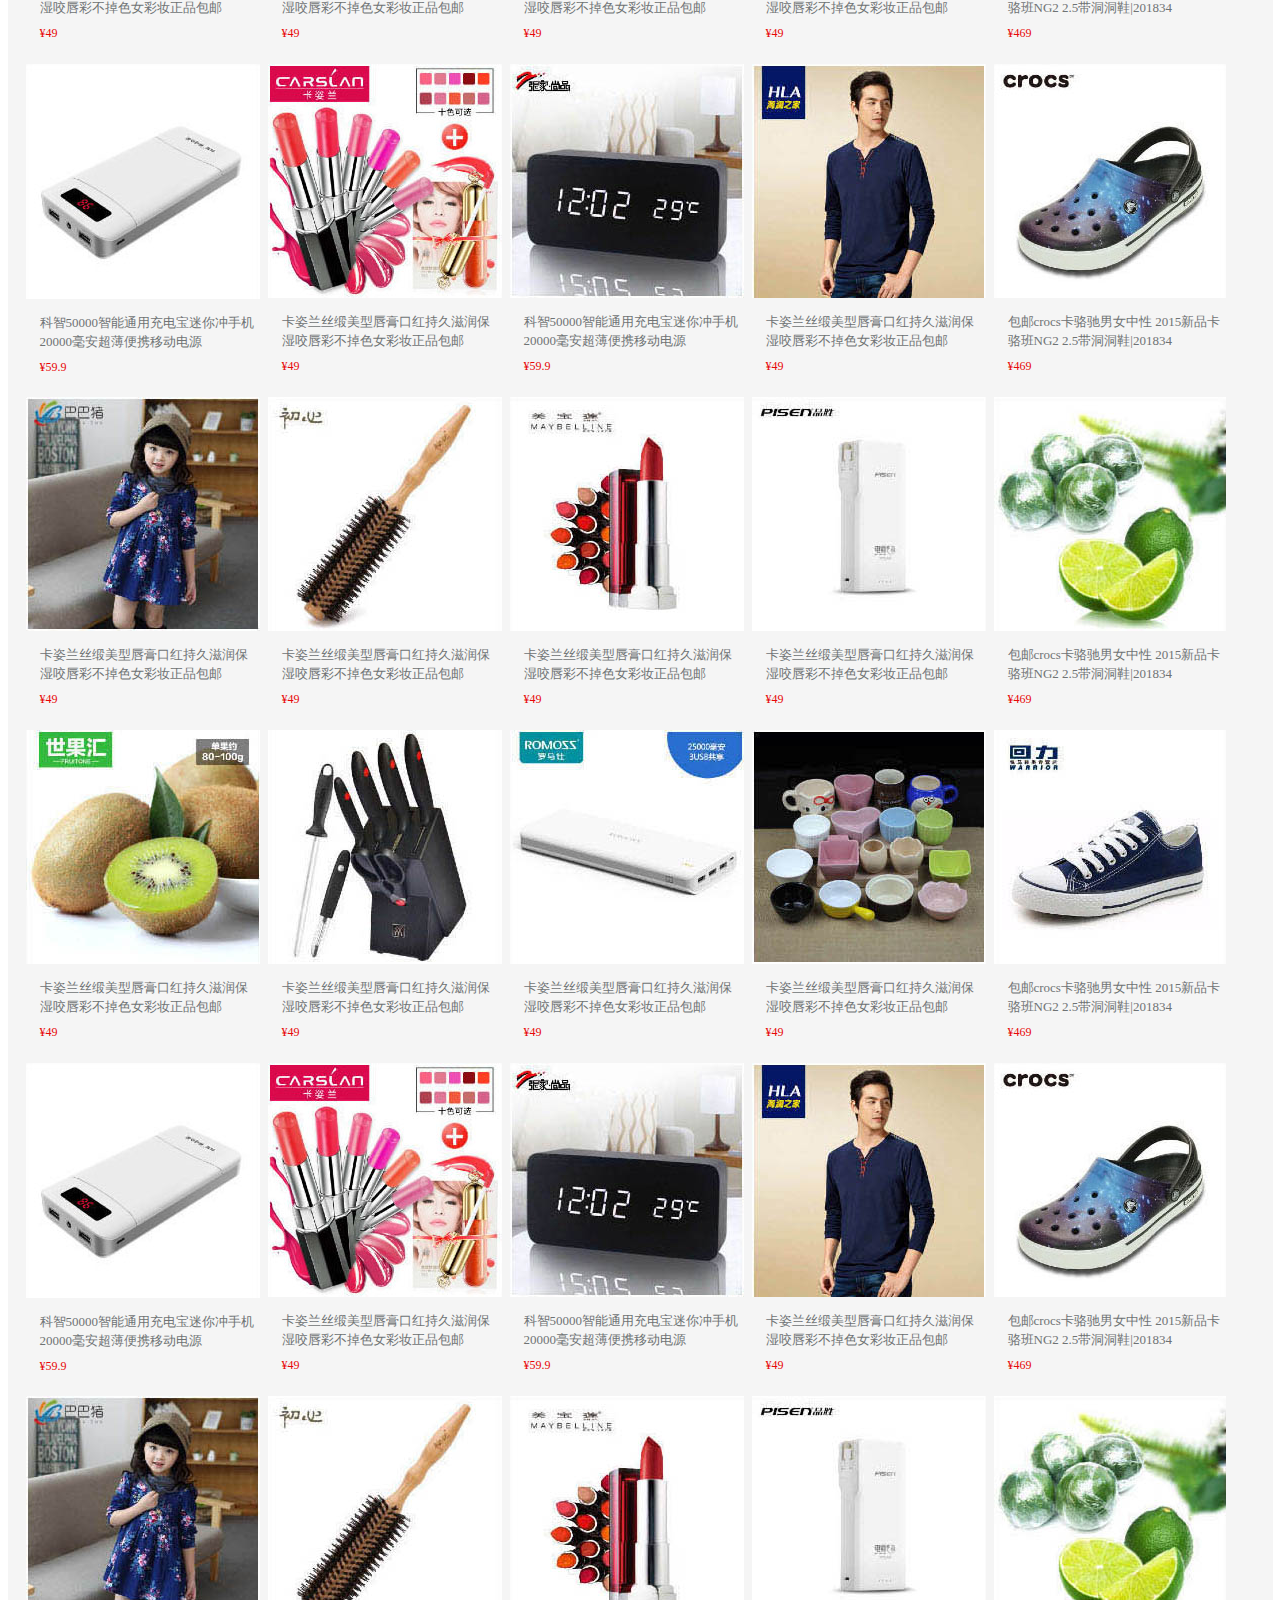
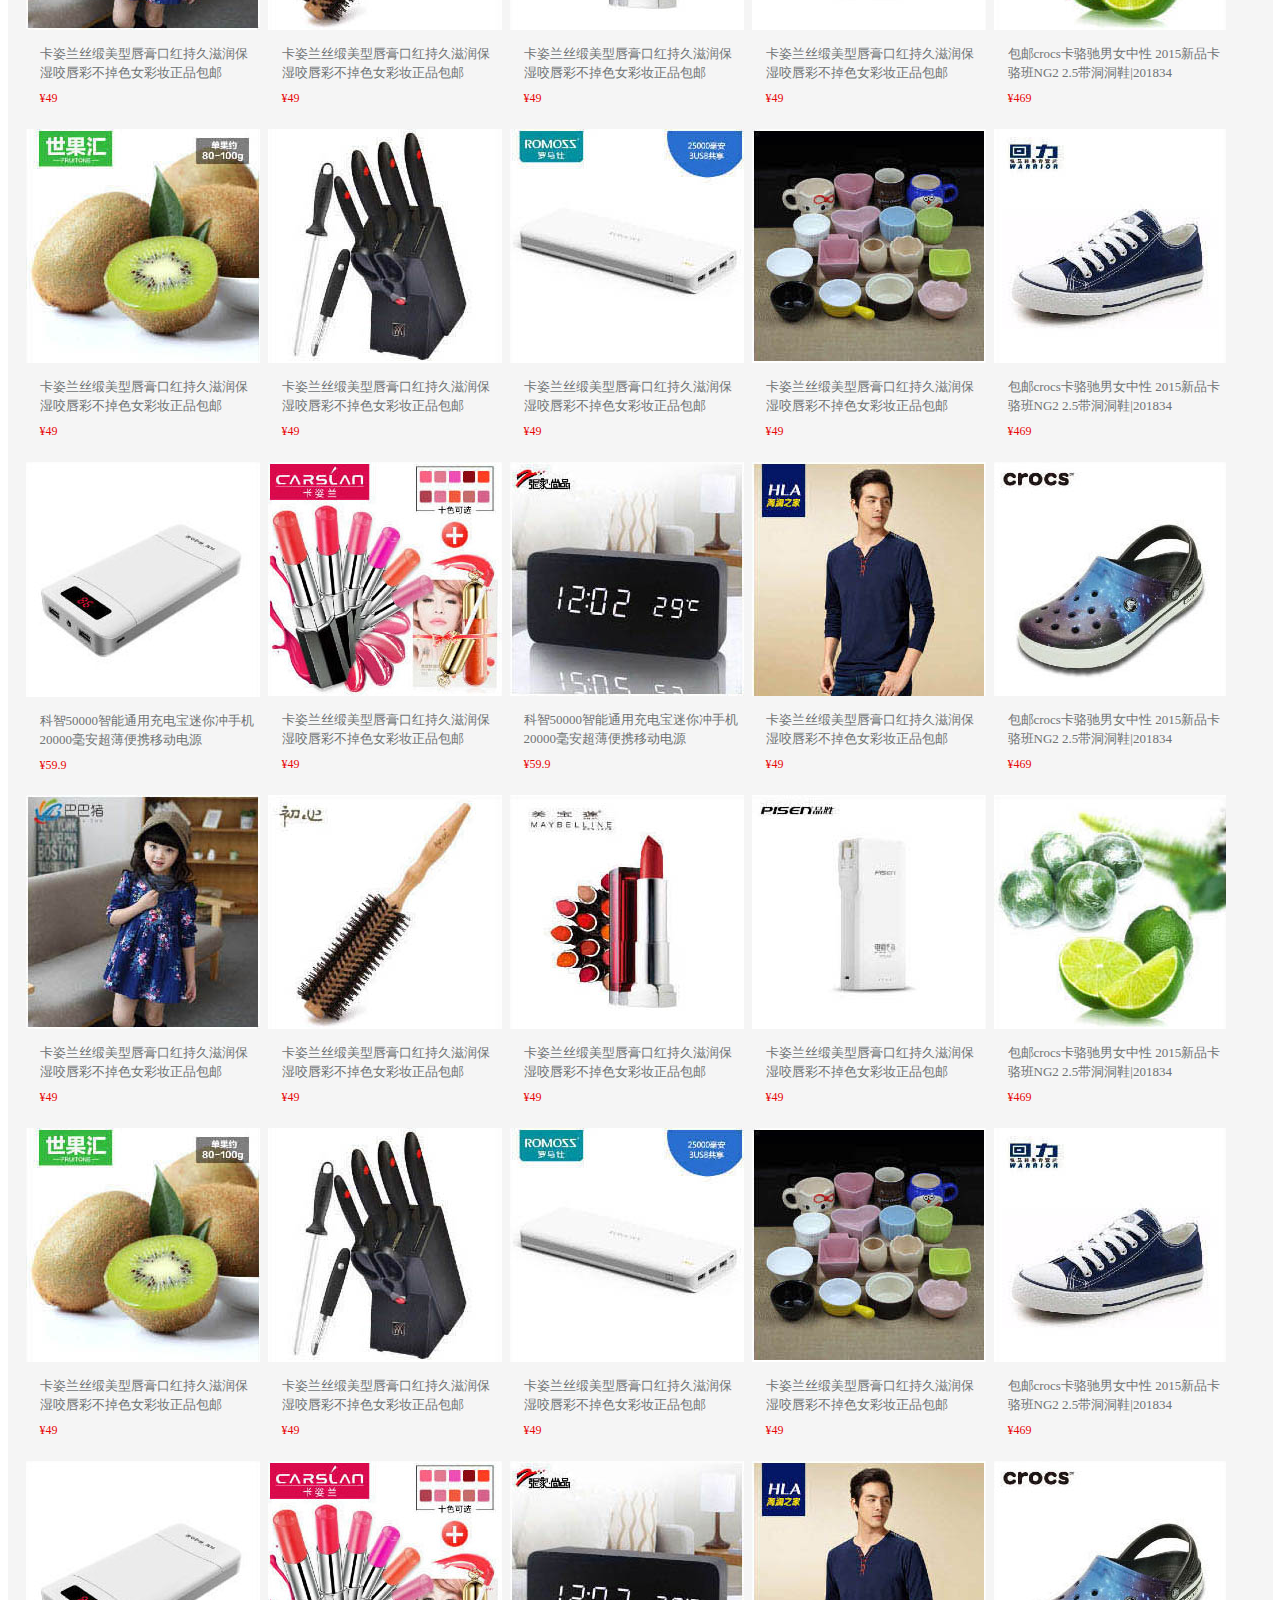
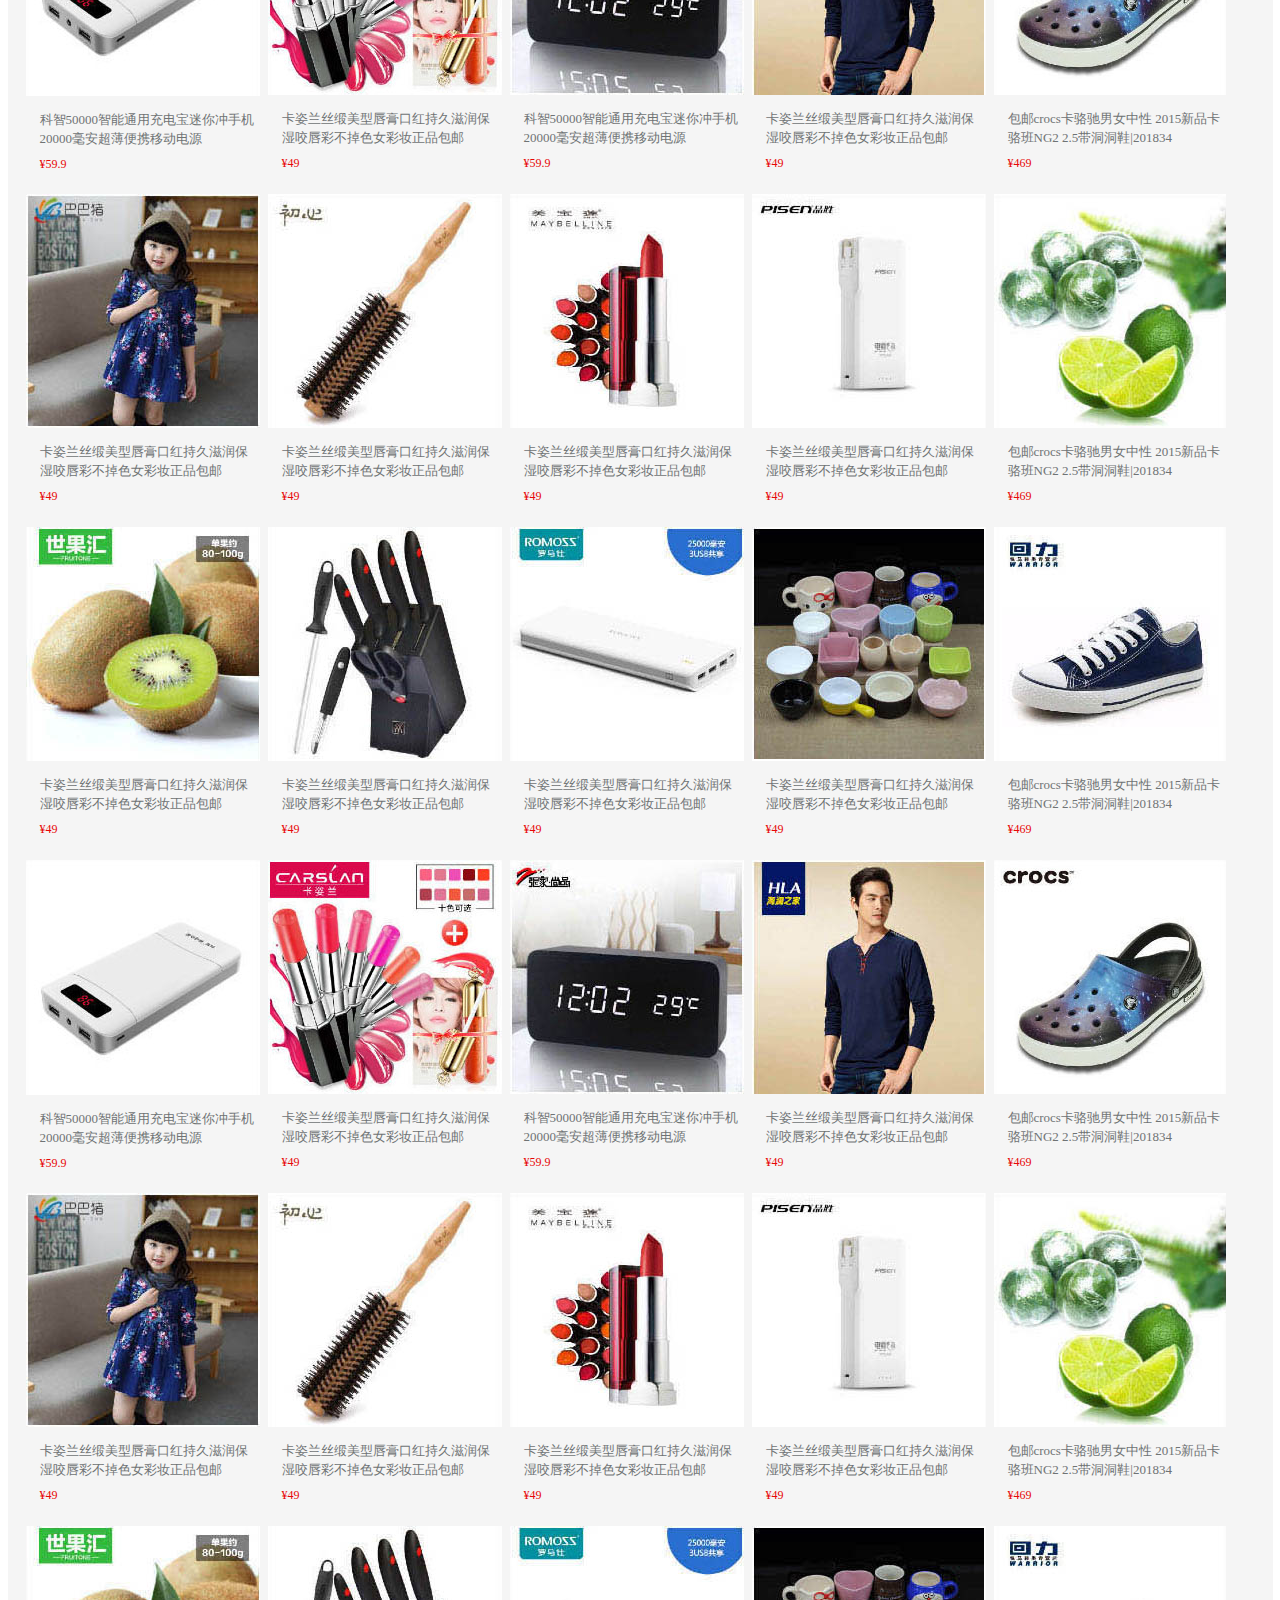
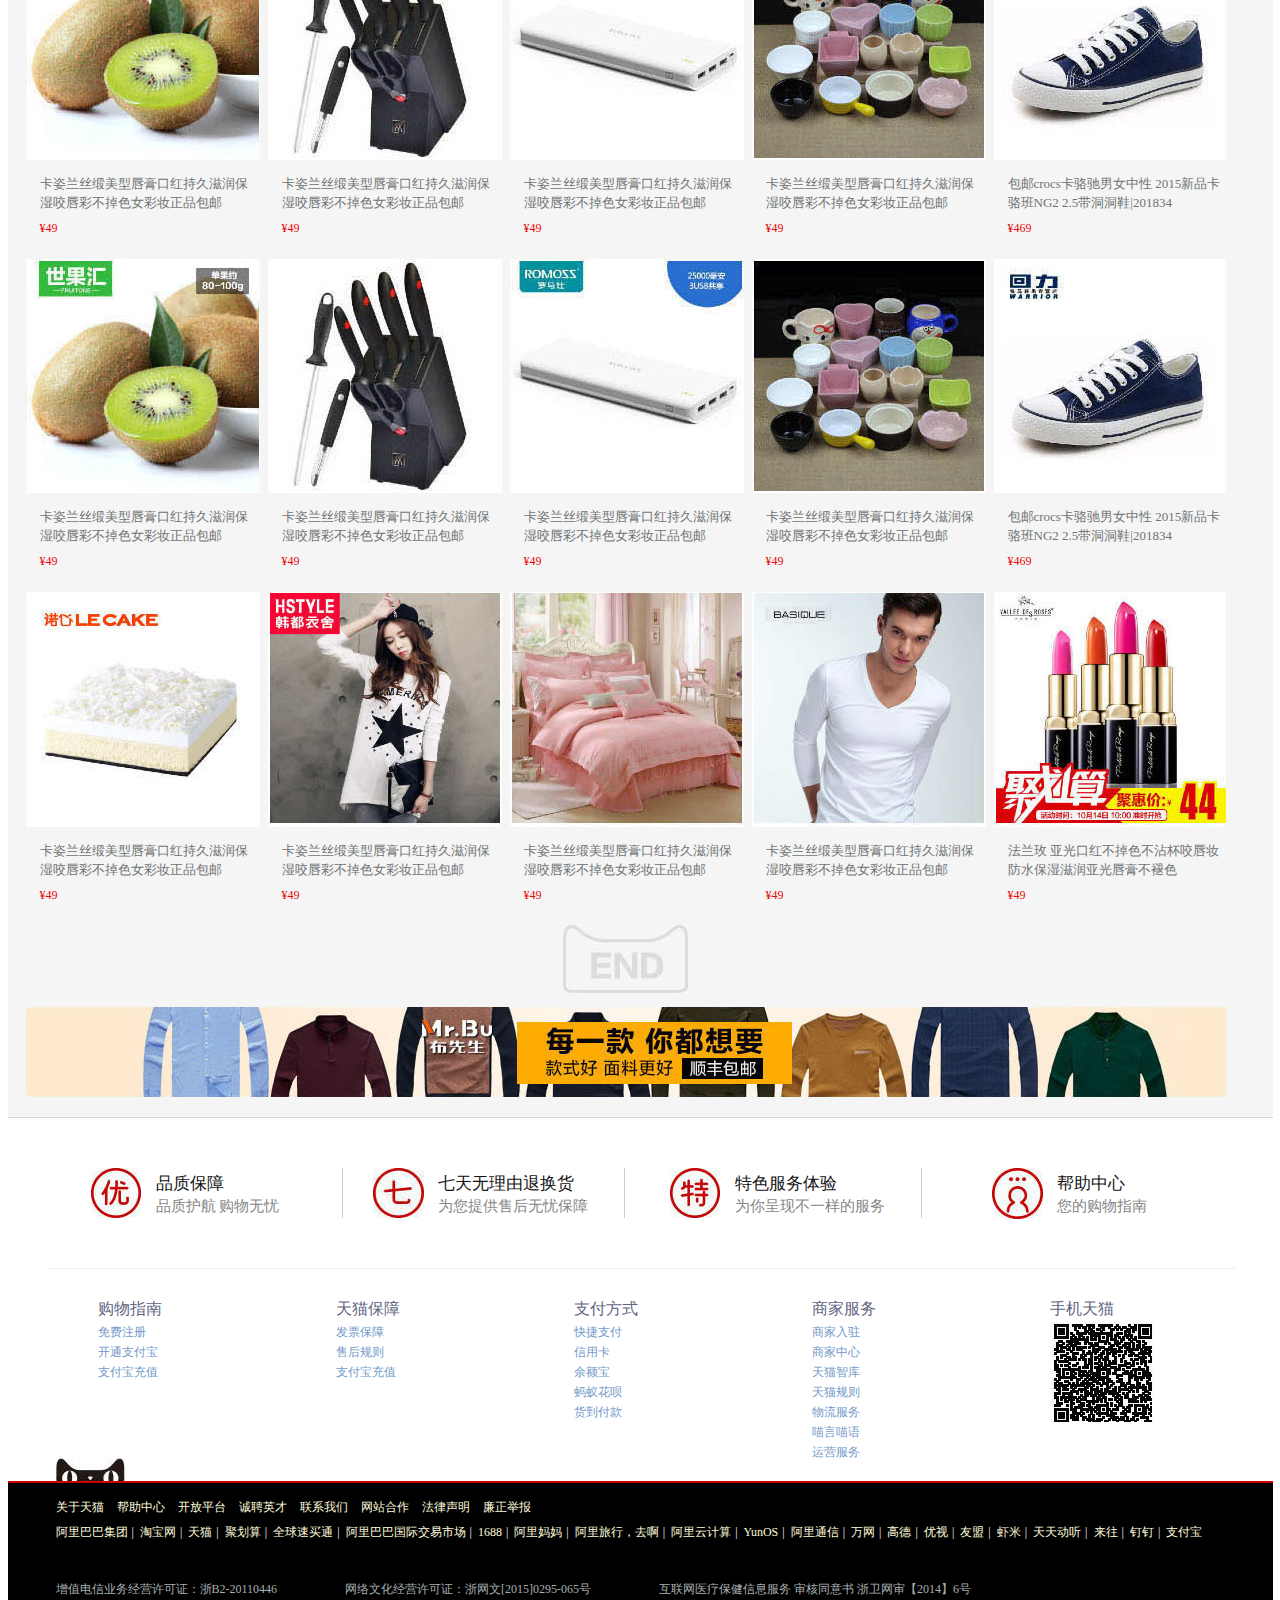
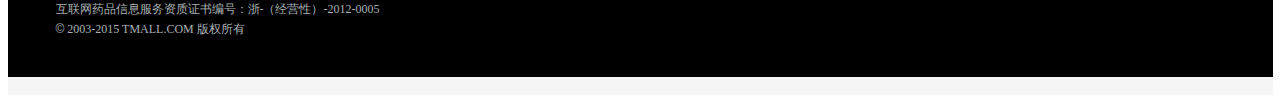
<file: home_page.html>
<!DOCTYPE html>
<html>
	<head>
		<meta charset="utf-8">
		<title>天猫首页</title>
		<link rel="stylesheet" href="css/home_page.css" />
		<link rel="stylesheet" href="css/reset.css" />
		<link rel="stylesheet" href="css/header.css" />
		<link rel="stylesheet" href="css/tool.css" />
		<!--[if lt IE 9]>
			<link rel="stylesheet" href="css/fixIE.css" />
			<script src="js/html5shiv.js"></script>
		<![endif]-->
	</head>
	<body>
		<div class="fix">
			<div class="oth_ico ico_double_eleven"></div>
			<div class="oth_ico ico_Raiders"></div>
			<div class="oth_ico ico_privilege"></div>
			<div class="oth_ico ico_shopping_car"></div>
			<div class="oth_ico ico_pay"></div>		
			<div class="oth_ico ico_attention"></div>
			<div class="oth_ico ico_store"></div>
			<div class="oth_ico ico_saw"></div>
			<div class="oth_ico ico_Recharge"></div>	
		</div>
		<header class="wrap">
			<p class="head_nav_pic">
				<a href="" class="nav_pic_box">
					<img src="img/double_11.jpg">
					<span></span>
				</a>
			</p>
			<div class="top_nav clearfix">				
				<p class="tm_page">
					<span class="ico ico_home"></span>
					<a href="">天猫首页</a>
				</p>
				<p class="tm_login">
					<span>喵，欢迎来天猫</span>
					<a href="">请登录</a>
					<a href="">免费注册</a>
				</p>
				<ul class="tm_login_right">
					<li>
						<a href="">我的淘宝</a>
					</li>
					<li><img src="img/tm_jiao.jpg"></li>
					<li>
						<span class="ico ico_heart"></span>
						<a href="">我关注的品牌</a>
					</li>
					<li>
						<span class="ico ico_car"></span>
						<a href="">购物车0件</a>
					</li>
					<li class="collect">
						<a href="">收藏夹</a>
					</li>
					<li class="tm_collect"><img src="img/tm_jiao.jpg"></li>
					<li class="line">|</li>
					<li>
						<span class="ico ico_phone"></span>
						<a href="">手机版</a>
					</li>
					<li class="collect">
						<a href="">淘宝网</a>
					</li>
					<li class="collect">
						<a href="">商家支持</a>
					</li>
					<li class="support"><img src="img/tm_jiao.jpg"></li>
					<li>
						<span class="ico ico_nav"></span>
						<a href="">网站导航</a>
					</li>
					<li class="tm_nav"><img src="img/tm_jiao.jpg"></li>
				</ul>
			</div>
			<div class="head_content">
				<div class="head_content_top">
					<form action="research.html" method="get" target="_blank">
						<input type="text" value=" 双11男装3000款限定尖货1.5折起售" id="search"/>
						<input type="submit" value="搜索" title="" name="" id="search_btn"/>
					</form>
					<ul class="search_nav">
						<li class="red">
							<a href="">开衫 女</a>
						</li>
						<li class="search_line">|</li>
						<li>
							<a href="">云冠橙</a>
						</li>
						<li class="search_line">|</li>
						<li class="red">
							<a href="">护肤套装</a>
						</li>
						<li class="search_line">|</li>
						<li>
							<a href="">洗鼻器</a>
						</li>
						<li class="search_line">|</li>
						<li>
							<a href="">婚庆床品</a>
						</li>
						<li class="search_line">|</li>
						<li class="red">
							<a href="">大闸蟹</a>
						</li>
						<li class="search_line">|</li>
						<li class="red">
							<a href="">喜糖</a>
						</li>
					</ul>
					<p class="tm_play">
						<a href=""><img src="img/play_ico.jpg"></a>
					</p>
				</div>
				<ul class="head_content_bottom">
					<li class="hover_nav">
						<a href="">尚天猫</a>			
					</li>
					<li class="em_line">/</li>					
					<li class="hover_nav">
						<a href="">喵鲜生</a>		
					</li>
					<li class="em_line">/</li>	
					<li class="hover_nav">
						<a href="">天猫会员</a>			
					</li>
					<li class="em_line">/</li>	
					<li class="hover_nav">
						<a href="">电器城</a>			
					</li>
					<li class="em_line">/</li>	
					<li class="hover_nav">
						<a href="">天猫超市</a>			
					</li>
					<li class="em_line">/</li>	
					<li class="hover_nav">
						<a href="">医药馆</a>			
					</li>
					<li class="em_line">/</li>	
					<li class="hover_nav">
						<a href="">阿里旅行</a>			
					</li>
					<li class="em_line">/</li>	
					<li class="hover_nav">
						<a href="">天猫国际</a>			
					</li>
				</ul>
			</div>
		</header>
		<div class="wrap banner">
			<ul class="sideBar_left">
				<li class="Skirt">
					<span class="oth_ico ico_skirt"></span>
					<a href="">女装</a>
					<span class="xieline">/</span>
					<a href="">内衣</a>	
					<div class="detail_ladies_coat">
						<div class="show_hot_pannel clearfix">
							<div class="left_part">
								<h3 class="title">
									<a href="" class="ladies_close">女装</a>
									<a href="" class="ladies_close_more">更多</a>
								</h3>
								<div class="ladies">
									<a href="" style="color: #d01f47;">冬季新品</a>
									<span class="line_ladies">|</span>
									<a href="">品牌女装</a>
									<span class="line_ladies">|</span>
									<a href="">商场同款</a>
									<span class="line_ladies">|</span>
									<a href="">品牌特卖</a>
									<span class="line_ladies">|</span>
									<a href="" style="color: #d01f47;">毛呢外套</a>
									<span class="line_ladies">|</span>
									<a href="">羽绒服</a>
									<span class="line_ladies">|</span>
									<a href="" style="color: #d01f47;">毛衣</a>
									<span class="line_ladies">|</span>
									<a href="">连衣裙</a>
									<span class="line_ladies">|</span>
									<a href="">棉衣</a>
									<span class="line_ladies">|</span>
									<a href="">毛针织</a>
									<span class="line_ladies">|</span>
									<a href="">百搭衬衫</a>
									<span class="line_ladies">|</span>
									<a href="">短外套</a>
									<span class="line_ladies">|</span>
									<a href="">卫衣</a>
									<span class="line_ladies">|</span>
									<a href="">风衣</a>
									<span class="line_ladies">|</span>
									<a href="" style="color: #d01f47;">休闲裤</a>
									<span class="line_ladies">|</span>
									<a href="">牛仔裤</a>
									<span class="line_ladies">|</span>
									<a href="">皮衣</a>
									<span class="line_ladies">|</span>
									<a href="" style="color: #d01f47;">皮草</a>
									<span class="line_ladies">|</span>
									<a href="">羊绒衫</a>
									<span class="line_ladies">|</span>
									<a href="">T恤</a>
									<span class="line_ladies">|</span>
									<a href="">半身裙</a>
								</div>
								<div class="ladies">
									<a href="">冬季新品</a>
									<span class="line_ladies">|</span>
									<a href="" style="color: #d01f47;">品牌女装</a>
									<span class="line_ladies">|</span>
									<a href="">商场同款</a>
									<span class="line_ladies">|</span>
									<a href="">品牌特卖</a>
									<span class="line_ladies">|</span>
									<a href="">毛呢外套</a>
									<span class="line_ladies">|</span>
									<a href="">羽绒服</a>
									<span class="line_ladies">|</span>
									<a href="">毛衣</a>
									<span class="line_ladies">|</span>
									<a href="">连衣裙</a>
									<span class="line_ladies">|</span>
									<a href="" style="color: #d01f47;">棉衣</a>
									<span class="line_ladies">|</span>
									<a href="" style="color: #d01f47;">毛针织</a>
									<span class="line_ladies">|</span>
									<a href="">百搭衬衫</a>
									<span class="line_ladies">|</span>
									<a href="">短外套</a>
									<span class="line_ladies">|</span>
									<a href="">卫衣</a>
									<span class="line_ladies">|</span>
									<a href="">风衣</a>
									<span class="line_ladies">|</span>
									<a href="">休闲裤</a>
									<span class="line_ladies">|</span>
									<a href="">牛仔裤</a>
									<span class="line_ladies">|</span>
									<a href="" style="color: #d01f47;">皮衣</a>
									<span class="line_ladies">|</span>
									<a href="">皮草</a>
									<span class="line_ladies">|</span>
									<a href="">羊绒衫</a>
									<span class="line_ladies">|</span>
									<a href="">T恤</a>
									<span class="line_ladies">|</span>
									<a href="">半身裙</a>
									<span class="line_ladies">|</span>
									<a href="">卫衣</a>
									<span class="line_ladies">|</span>
									<a href="">风衣</a>
									<span class="line_ladies">|</span>
									<a href="" style="color: #d01f47;">休闲裤</a>
									<span class="line_ladies">|</span>
									<a href="">牛仔裤</a>
									<span class="line_ladies">|</span>
									<a href="">皮衣</a>
									<span class="line_ladies">|</span>
									<a href="">皮草</a>
									<span class="line_ladies">|</span>
									<a href="">羊绒衫</a>
									<span class="line_ladies">|</span>
									<a href="" style="color: #d01f47;">T恤</a>
								</div>
								<div class="ladies_bottom">
									<a href="" style="color: #d01f47;">冬季新品</a>
									<span class="line_ladies">|</span>
									<a href="">品牌女装</a>
									<span class="line_ladies">|</span>
									<a href="">商场同款</a>
									<span class="line_ladies">|</span>
									<a href="">品牌特卖</a>
									<span class="line_ladies">|</span>
									<a href="" style="color: #d01f47;">毛呢外套</a>
									<span class="line_ladies">|</span>
									<a href="">羽绒服</a>
									<span class="line_ladies">|</span>
									<a href="" style="color: #d01f47;">毛衣</a>
									<span class="line_ladies">|</span>
									<a href="">连衣裙</a>
									<span class="line_ladies">|</span>
									<a href="">棉衣</a>
									<span class="line_ladies">|</span>
									<a href="">毛针织</a>
									<span class="line_ladies">|</span>
									<a href="">百搭衬衫</a>
									<span class="line_ladies">|</span>
									<a href="">短外套</a>
									<span class="line_ladies">|</span>
									<a href="">卫衣</a>
									<span class="line_ladies">|</span>
									<a href="">风衣</a>
									<span class="line_ladies">|</span>
									<a href="" style="color: #d01f47;">休闲裤</a>
									<span class="line_ladies">|</span>
									<a href="">牛仔裤</a>
									<span class="line_ladies">|</span>
									<a href="">皮衣</a>
									<span class="line_ladies">|</span>
									<a href="" style="color: #d01f47;">皮草</a>
									<span class="line_ladies">|</span>
									<a href="">羊绒衫</a>
									<span class="line_ladies">|</span>
									<a href="">T恤</a>
									<span class="line_ladies">|</span>
									<a href="">半身裙</a>
								</div>
								<h3 class="title">
									<a href="" class="ladies_close">精品内衣</a>
									<a href="" class="ladies_close_more">更多</a>
								</h3>
								<div class="ladies_bottom">
									<a href="">商场同款</a>
									<span class="line_ladies">|</span>
									<a href="" style="color: #d01f47;">品牌女装</a>
									<span class="line_ladies">|</span>
									<a href="">商场同款</a>
									<span class="line_ladies">|</span>
									<a href="">品牌特卖</a>
									<span class="line_ladies">|</span>
									<a href="" style="color: #d01f47;">毛呢外套</a>
									<span class="line_ladies">|</span>
									<a href="">羽绒服</a>
									<span class="line_ladies">|</span>
									<a href="" style="color: #d01f47;">毛衣</a>
									<span class="line_ladies">|</span>
									<a href="">连衣裙</a>
									<span class="line_ladies">|</span>
									<a href="">棉衣</a>
									<span class="line_ladies">|</span>
									<a href="">毛针织</a>
									<span class="line_ladies">|</span>
									<a href="">百搭衬衫</a>
									<span class="line_ladies">|</span>
									<a href="">短外套</a>
									<span class="line_ladies">|</span>
									<a href="">卫衣</a>
									<span class="line_ladies">|</span>
									<a href="">风衣</a>
									<span class="line_ladies">|</span>
									<a href="" style="color: #d01f47;">休闲裤</a>
									<span class="line_ladies">|</span>
									<a href="">牛仔裤</a>
									<span class="line_ladies">|</span>
									<a href="">皮衣</a>
									<span class="line_ladies">|</span>
									<a href="" style="color: #d01f47;">皮草</a>
									<span class="line_ladies">|</span>
									<a href="">羊绒衫</a>
									<span class="line_ladies">|</span>
									<a href="">T恤</a>
									<span class="line_ladies">|</span>
									<a href="">半身裙</a>
								</div>
							</div>
							<div class="right_part">
								<h3 class="right_part_title">
									<a href="">特色品牌</a>
								</h3>
								<div class="right_part_bot">
									<a href="">韩都衣舍</a>
									<span class="line_right_part">|</span>
									<a href="">拉夏贝尔</a>
									<span class="line_right_part">|</span>
									<a href="">乐町</a>
									<span class="line_right_part">|</span>
									<a href="">优衣库</a>
									<span class="line_right_part">|</span>
									<a href="">only</a>
									<span class="line_right_part">|</span>
									<a href="">veromoda</a>
									<span class="line_right_part">|</span>
									<a href="">ochrily</a>
									<span class="line_right_part">|</span>
									<a href="">茵曼</a>
									<span class="line_right_part">|</span>
									<a href="">初语</a>
									<span class="line_right_part">|</span>
									<a href="">妖精的口袋</a>
									<span class="line_right_part">|</span>
									<a href="">歌瑞尔</a>
									<span class="line_right_part">|</span>
									<a href="">曼妮芬</a>
								</div>
								<a href=""><img class="mb12" src="img/thanks_1.jpg"></a>
								<a href=""><img src="img/thanks_2.jpg"></a>
							</div>
						</div>
					</div>
				</li>
				<li class="Skirt_2">
					<span class="oth_ico ico_men"></span>
					<a href="">男装</a>
					<span class="xieline">/</span>
					<a href="">运动户外</a>
					<div class="detail_men_coat">
						<div class="show_hot_pannel clearfix">
							<div class="left_part">
								<h3 class="title">
									<a href="" class="ladies_close">女装</a>
									<a href="" class="ladies_close_more">更多</a>
								</h3>
								<div class="ladies">
									<a href="" style="color: #d01f47;">冬季新品</a>
									<span class="line_ladies">|</span>
									<a href="">品牌女装</a>
									<span class="line_ladies">|</span>
									<a href="">商场同款</a>
									<span class="line_ladies">|</span>
									<a href="">品牌特卖</a>
									<span class="line_ladies">|</span>
									<a href="" style="color: #d01f47;">毛呢外套</a>
									<span class="line_ladies">|</span>
									<a href="">羽绒服</a>
									<span class="line_ladies">|</span>
									<a href="" style="color: #d01f47;">毛衣</a>
									<span class="line_ladies">|</span>
									<a href="">连衣裙</a>
									<span class="line_ladies">|</span>
									<a href="">棉衣</a>
									<span class="line_ladies">|</span>
									<a href="">毛针织</a>
									<span class="line_ladies">|</span>
									<a href="">百搭衬衫</a>
									<span class="line_ladies">|</span>
									<a href="">短外套</a>
									<span class="line_ladies">|</span>
									<a href="">卫衣</a>
									<span class="line_ladies">|</span>
									<a href="">风衣</a>
									<span class="line_ladies">|</span>
									<a href="" style="color: #d01f47;">休闲裤</a>
									<span class="line_ladies">|</span>
									<a href="">牛仔裤</a>
									<span class="line_ladies">|</span>
									<a href="">皮衣</a>
									<span class="line_ladies">|</span>
									<a href="" style="color: #d01f47;">皮草</a>
									<span class="line_ladies">|</span>
									<a href="">羊绒衫</a>
									<span class="line_ladies">|</span>
									<a href="">T恤</a>
									<span class="line_ladies">|</span>
									<a href="">半身裙</a>
								</div>
								<div class="ladies">
									<a href="">冬季新品</a>
									<span class="line_ladies">|</span>
									<a href="" style="color: #d01f47;">品牌女装</a>
									<span class="line_ladies">|</span>
									<a href="">商场同款</a>
									<span class="line_ladies">|</span>
									<a href="">品牌特卖</a>
									<span class="line_ladies">|</span>
									<a href="">毛呢外套</a>
									<span class="line_ladies">|</span>
									<a href="">羽绒服</a>
									<span class="line_ladies">|</span>
									<a href="">毛衣</a>
									<span class="line_ladies">|</span>
									<a href="">连衣裙</a>
									<span class="line_ladies">|</span>
									<a href="" style="color: #d01f47;">棉衣</a>
									<span class="line_ladies">|</span>
									<a href="" style="color: #d01f47;">毛针织</a>
									<span class="line_ladies">|</span>
									<a href="">百搭衬衫</a>
									<span class="line_ladies">|</span>
									<a href="">短外套</a>
									<span class="line_ladies">|</span>
									<a href="">卫衣</a>
									<span class="line_ladies">|</span>
									<a href="">风衣</a>
									<span class="line_ladies">|</span>
									<a href="">休闲裤</a>
									<span class="line_ladies">|</span>
									<a href="">牛仔裤</a>
									<span class="line_ladies">|</span>
									<a href="" style="color: #d01f47;">皮衣</a>
									<span class="line_ladies">|</span>
									<a href="">皮草</a>
									<span class="line_ladies">|</span>
									<a href="">羊绒衫</a>
									<span class="line_ladies">|</span>
									<a href="">T恤</a>
									<span class="line_ladies">|</span>
									<a href="">半身裙</a>
									<span class="line_ladies">|</span>
									<a href="">卫衣</a>
									<span class="line_ladies">|</span>
									<a href="">风衣</a>
									<span class="line_ladies">|</span>
									<a href="" style="color: #d01f47;">休闲裤</a>
									<span class="line_ladies">|</span>
									<a href="">牛仔裤</a>
									<span class="line_ladies">|</span>
									<a href="">皮衣</a>
									<span class="line_ladies">|</span>
									<a href="">皮草</a>
									<span class="line_ladies">|</span>
									<a href="">羊绒衫</a>
									<span class="line_ladies">|</span>
									<a href="" style="color: #d01f47;">T恤</a>
								</div>
								<div class="ladies_bottom">
									<a href="" style="color: #d01f47;">冬季新品</a>
									<span class="line_ladies">|</span>
									<a href="">品牌女装</a>
									<span class="line_ladies">|</span>
									<a href="">商场同款</a>
									<span class="line_ladies">|</span>
									<a href="">品牌特卖</a>
									<span class="line_ladies">|</span>
									<a href="" style="color: #d01f47;">毛呢外套</a>
									<span class="line_ladies">|</span>
									<a href="">羽绒服</a>
									<span class="line_ladies">|</span>
									<a href="" style="color: #d01f47;">毛衣</a>
									<span class="line_ladies">|</span>
									<a href="">连衣裙</a>
									<span class="line_ladies">|</span>
									<a href="">棉衣</a>
									<span class="line_ladies">|</span>
									<a href="">毛针织</a>
									<span class="line_ladies">|</span>
									<a href="">百搭衬衫</a>
									<span class="line_ladies">|</span>
									<a href="">短外套</a>
									<span class="line_ladies">|</span>
									<a href="">卫衣</a>
									<span class="line_ladies">|</span>
									<a href="">风衣</a>
									<span class="line_ladies">|</span>
									<a href="" style="color: #d01f47;">休闲裤</a>
									<span class="line_ladies">|</span>
									<a href="">牛仔裤</a>
									<span class="line_ladies">|</span>
									<a href="">皮衣</a>
									<span class="line_ladies">|</span>
									<a href="" style="color: #d01f47;">皮草</a>
									<span class="line_ladies">|</span>
									<a href="">羊绒衫</a>
									<span class="line_ladies">|</span>
									<a href="">T恤</a>
									<span class="line_ladies">|</span>
									<a href="">半身裙</a>
								</div>
								<h3 class="title">
									<a href="" class="ladies_close">精品内衣</a>
									<a href="" class="ladies_close_more">更多</a>
								</h3>
								<div class="ladies_bottom">
									<a href="">商场同款</a>
									<span class="line_ladies">|</span>
									<a href="" style="color: #d01f47;">品牌女装</a>
									<span class="line_ladies">|</span>
									<a href="">商场同款</a>
									<span class="line_ladies">|</span>
									<a href="">品牌特卖</a>
									<span class="line_ladies">|</span>
									<a href="" style="color: #d01f47;">毛呢外套</a>
									<span class="line_ladies">|</span>
									<a href="">羽绒服</a>
									<span class="line_ladies">|</span>
									<a href="" style="color: #d01f47;">毛衣</a>
									<span class="line_ladies">|</span>
									<a href="">连衣裙</a>
									<span class="line_ladies">|</span>
									<a href="">棉衣</a>
									<span class="line_ladies">|</span>
									<a href="">毛针织</a>
									<span class="line_ladies">|</span>
									<a href="">百搭衬衫</a>
									<span class="line_ladies">|</span>
									<a href="">短外套</a>
									<span class="line_ladies">|</span>
									<a href="">卫衣</a>
									<span class="line_ladies">|</span>
									<a href="">风衣</a>
									<span class="line_ladies">|</span>
									<a href="" style="color: #d01f47;">休闲裤</a>
									<span class="line_ladies">|</span>
									<a href="">牛仔裤</a>
									<span class="line_ladies">|</span>
									<a href="">皮衣</a>
									<span class="line_ladies">|</span>
									<a href="" style="color: #d01f47;">皮草</a>
									<span class="line_ladies">|</span>
									<a href="">羊绒衫</a>
									<span class="line_ladies">|</span>
									<a href="">T恤</a>
									<span class="line_ladies">|</span>
									<a href="">半身裙</a>
								</div>
							</div>
							<div class="right_part">
								<h3 class="right_part_title">
									<a href="">特色品牌</a>
								</h3>
								<div class="right_part_bot">
									<a href="">韩都衣舍</a>
									<span class="line_right_part">|</span>
									<a href="">拉夏贝尔</a>
									<span class="line_right_part">|</span>
									<a href="">乐町</a>
									<span class="line_right_part">|</span>
									<a href="">优衣库</a>
									<span class="line_right_part">|</span>
									<a href="">only</a>
									<span class="line_right_part">|</span>
									<a href="">veromoda</a>
									<span class="line_right_part">|</span>
									<a href="">ochrily</a>
									<span class="line_right_part">|</span>
									<a href="">茵曼</a>
									<span class="line_right_part">|</span>
									<a href="">初语</a>
									<span class="line_right_part">|</span>
									<a href="">妖精的口袋</a>
									<span class="line_right_part">|</span>
									<a href="">歌瑞尔</a>
									<span class="line_right_part">|</span>
									<a href="">曼妮芬</a>
								</div>
								<a href=""><img class="mb12" src="img/thanks_1.jpg"></a>
								<a href=""><img src="img/thanks_2.jpg"></a>
							</div>
						</div>
					</div>
				</li>
				<li>
					<span class="oth_ico ico_shoes"></span>
					<a href="">女鞋</a>
					<span class="xieline">/</span>
					<a href="">男鞋</a>
					<span class="xieline">/</span>
					<a href="">箱包</a>
				</li>
				<li>
					<span class="oth_ico ico_cosmetics"></span>
					<a href="">化妆品</a>
					<span class="xieline">/</span>
					<a href="">个人护理</a>
				</li>
				<li>
					<span class="oth_ico ico_watch"></span>
					<a href="">腕表</a>
					<span class="xieline">/</span>
					<a href="">珠宝饰品</a>
					<span class="xieline">/</span>
					<a href="">眼镜</a>
				</li>
				<li>
					<span class="oth_ico ico_tel"></span>
					<a href="">手机</a>
					<span class="xieline">/</span>
					<a href="">数码</a>
					<span class="xieline">/</span>
					<a href="">电脑办公</a>
				</li>
				<li>
					<span class="oth_ico ico_baby"></span>
					<a href="">母婴玩具</a>
				</li>
				<li>
					<span class="oth_ico ico_watch"></span>
					<a href="">零食</a>
					<span class="xieline">/</span>
					<a href="">进口产品</a>
					<span class="xieline">/</span>
					<a href="">茶酒</a>
				</li>
				<li>
					<span class="oth_ico ico_watch"></span>
					<a href="">大家电</a>
					<span class="xieline">/</span>
					<a href="">生活电器</a>
				</li>
				<li>
					<span class="oth_ico ico_watch"></span>
					<a href="">家具建材</a>
				</li>
				<li>
					<span class="oth_ico ico_watch"></span>
					<a href="">汽车</a>
					<span class="xieline">/</span>
					<a href="">配件</a>
					<span class="xieline">/</span>
					<a href="">用品</a>
				</li>
				<li>
					<span class="oth_ico ico_watch"></span>
					<a href="">家纺</a>
					<span class="xieline">/</span>
					<a href="">布艺</a>
					<span class="xieline">/</span>
					<a href="">鲜花</a>
				</li>
				<li>
					<span class="oth_ico ico_watch"></span>
					<a href="">医药保健</a>
				</li>
				<li>
					<span class="oth_ico ico_watch"></span>
					<a href="">厨具</a>
					<span class="xieline">/</span>
					<a href="">收纳</a>
					<span class="xieline">/</span>
					<a href="">宠物</a>
				</li>
				<li>
					<span class="oth_ico ico_watch"></span>
					<a href="">图书音像</a>
				</li>
				<li>
					<span class="oth_ico ico_watch"></span>
					<a href="">天猫超市</a>
				</li>
			</ul>
			<div class="sideBar_right">
				<a href=""><img src="img/jian_pic.jpg"></a>
			</div>
		</div>	
		<div class="chara characteristic_market frame">
			<div class="chara_market_head clearfix">
				<h3 class="special">特色市场</h3>
				<img src="img/chrec_mark.jpg">
			</div>
			<div class="chara chara_content clearfix">
				<a href="">
					<img src="img/tl_maket.jpg">
				</a>
				<div class="chara_content_right">
					<ul class="renew">
						<li class="first_line">换新</li>
						<li class="renew_text">简单时尚</li>
						<li class="renew_text">来点新鲜的</li>
						<li class="uniqlo">
							<img src="img/uniq.jpg">
						</li>
						<li class="new_pic">
							<a href="">
								<img src="img/new_pic.jpg">
							</a>
						</li>						
					</ul>
					<ul class="free">
						<li class="first_line">免费试用</li>
						<li class="renew_text">雅顿无暇未来体验</li>
						<li class="renew_text">提供六份</li>
						<li class="uniqlo">
							<img src="img/yadun.jpg">
						</li>
						<li class="yadun">
							<a href="">
								<img src="img/pic_yadun.jpg">
							</a>
						</li>						
					</ul>
					<ul class="free">
						<li class="first_line">酷玩街</li>
						<li class="renew_text">前沿发烧好玩</li>
						<li class="renew_text">自拍遥控器</li>
						<li class="uniqlo">
							<img src="img/yadun.jpg">
						</li>
						<li class="yadun">
							<a href="">
								<img src="img/tixudao.jpg">
							</a>
						</li>						
					</ul>
					<ul class="mobile">
						<li class="first_line">天天搞机</li>
						<li class="renew_text">稀缺手机</li>
						<li class="renew_text">华为荣耀7i</li>
						<li class="uniqlo">
							<img src="img/honor.jpg">
						</li>
						<li class="pic_honor">
							<a href="">
								<img src="img/pic_honor.jpg">
							</a>
						</li>						
					</ul>
					<ul class="free">
						<li class="first_line">瞄鲜生</li>
						<li class="renew_text">正品云冠橙</li>
						<li class="renew_text">褚橙</li>
						<li class="uniqlo">
							<img src="img/yadun.jpg">
						</li>
						<li class="yadun">
							<a href="">
								<img src="img/origin.jpg">
							</a>
						</li>						
					</ul>
					<ul class="free">
						<li class="first_line">花呗分期</li>
						<li class="renew_text">分期免息更实惠</li>
						<li class="renew_text">0首付0利息</li>
						<li class="uniqlo">
							<img src="img/yadun.jpg">
						</li>
						<li class="yadun">
							<a href="">
								<img src="img/canmoruo.jpg">
							</a>
						</li>						
					</ul>
				</div>
			</div>	
		</div>
		<div class="chara hot_brand frame">
			<header class="hot_brand_head">
				<h3 class="hot_pic">热门品牌</h3>
				<img src="img/hot_pic.jpg">		
			</header>
			<ul class="brand_content clearfix">
				<a href="">
					<img src="img/big_hot.jpg">
				</a>
				<ul class="brand_content_R clearfix">
					<li class="brand">
						<a href="">
							<img src="img/deili.jpg">
						</a>
					</li>
					<li class="brand">
						<a href="">
							<img src="img/north.jpg">
						</a>
					</li>
					<li class="brand">
						<a href="">
							<img src="img/mi.jpg">
						</a>
					</li>
					<li class="brand">
						<a href="">
							<img src="img/vinda.jpg">
						</a>
					</li>
					<li class="brand">
						<a href="">
							<img src="img/flyco_b.jpg">
						</a>
					</li>
					<li class="brand">
						<a href="">
							<img src="img/qing_f.jpg">
						</a>
					</li>
					<li class="brand">
						<a href="">
							<img src="img/lang_s.jpg">
						</a>
					</li>
					<li class="brand">
						<a href="">
							<img src="img/pisen_b.jpg">
						</a>
					</li>
					<li class="brand">
						<a href="">
							<img src="img/yuzhao.jpg">
						</a>
					</li>
					<li class="brand">
						<a href="">
							<img src="img/li_ning.jpg">
						</a>
					</li>
					<li class="brand">
						<a href="">
							<img src="img/supor.jpg">
						</a>
					</li>
					<li class="brand">
						<a href="">
							<img src="img/joyang.jpg">
						</a>
					</li>
					<li class="brand">
						<a href="">
							<img src="img/huawei.jpg">
						</a>
					</li>
					<li class="brand">
						<a href="">
							<img src="img/bull.jpg">
						</a>
					</li>
					<li class="brand">
						<a href="">
							<img src="img/five_f.jpg">
						</a>
					</li>
					<li class="brand">
						<a href="">
							<img src="img/opple.jpg">
						</a>
					</li>
					<li class="brand">
						<a href="">
							<img src="img/x.jpg">
						</a>
					</li>
					<li class="brand">
						<a href="">
							<img src="img/rock.jpg">
						</a>
					</li>
					<li class="brand">
						<a href="">
							<img src="img/anta.jpg">
						</a>
					</li>
					<li class="brand">
						<a href="">
							<img src="img/blue_month.jpg">
						</a>
					</li>
					<li class="brand">
						<a href="">
							<img src="img/r.jpg">
						</a>
					</li>
					<li class="brand">
						<a href="">
							<img src="img/mg_chen.jpg">
						</a>
					</li>
					<li class="brand">
						<a href="">
							<img src="img/povos.jpg">
						</a>
					</li>
					<li class="brand">
						<a href="">
							<img src="img/sky_s.jpg">
						</a>
					</li>
				</ul>
		</div>
		<div class="frame price_notice chara">
			<a href="">
				<img src="img/price notice.jpg"/>
			</a>
		</div>
		<div class="frame hot_market chara">
			<header class="hot_market_head">
				<h3 class="hot_channel">热门市场</h3>
				<img src="img/hot_channel.jpg">
			</header>
			<div class="chara hot_market_content clearfix">
				<dl class="suit_dress">
					<dt>
						<a href="">
							<img src="img/dress.jpg"/>
						</a>
					</dt>
					<dd class="gril_meetingplace">
						<a href="">
							<img src="img/gril.jpg">
						</a>
						<span class="meetingplace">
							<a href="">双11预售女装会场</a>
						</span>
						<span class="purchase">
							<a href="">限量抢购</a>
						</span>				
					</dd>
					<dd class="new_winter">
						<a href="">
							<img src="img/pink_clothes.jpg">
						</a>
						<span class="meetingplace">
							<a href="">2015冬季新品</a>
						</span>
						<span class="purchase">
							<a href="">您的百变衣橱</a>
						</span>	
					</dd>
					<dd class="all_match">
						<a href="">
							<img src="img/autom_dress.jpg">
						</a>
						<span class="meetingplace">
							<a href="">百搭秋冬连衣裙</a>
						</span>
						<span class="purchase">
							<a href="">你值得拥有</a>
						</span>	
					</dd>
				</dl>
				<dl class="suit_dress">
					<dt>
						<a href="">
							<img src="img/mimi.jpg"/>
						</a>
					</dt>
					<dd class="gril_meetingplace">
						<a href="">
							<img src="img/gril.jpg">
						</a>
						<span class="meetingplace">
							<a href="">双11预售女装会场</a>
						</span>
						<span class="purchase">
							<a href="">限量抢购</a>
						</span>				
					</dd>
					<dd class="new_winter">
						<a href="">
							<img src="img/pink_clothes.jpg">
						</a>
						<span class="meetingplace">
							<a href="">2015冬季新品</a>
						</span>
						<span class="purchase">
							<a href="">您的百变衣橱</a>
						</span>	
					</dd>
					<dd class="all_match">
						<a href="">
							<img src="img/autom_dress.jpg">
						</a>
						<span class="meetingplace">
							<a href="">百搭秋冬连衣裙</a>
						</span>
						<span class="purchase">
							<a href="">你值得拥有</a>
						</span>	
					</dd>
				</dl>
				<dl class="suit_dress">
					<dt>
						<a href="">
							<img src="img/men_close.jpg"/>
						</a>
					</dt>
					<dd class="gril_meetingplace">
						<a href="">
							<img src="img/gril.jpg">
						</a>
						<span class="meetingplace">
							<a href="">双11预售女装会场</a>
						</span>
						<span class="purchase">
							<a href="">限量抢购</a>
						</span>				
					</dd>
					<dd class="new_winter">
						<a href="">
							<img src="img/pink_clothes.jpg">
						</a>
						<span class="meetingplace">
							<a href="">2015冬季新品</a>
						</span>
						<span class="purchase">
							<a href="">您的百变衣橱</a>
						</span>	
					</dd>
					<dd class="all_match">
						<a href="">
							<img src="img/autom_dress.jpg">
						</a>
						<span class="meetingplace">
							<a href="">百搭秋冬连衣裙</a>
						</span>
						<span class="purchase">
							<a href="">你值得拥有</a>
						</span>	
					</dd>
				</dl>
				<dl class="outdoor_sport">
					<dt>
						<a href="">
							<img src="img/shose_out.jpg"/>
						</a>
					</dt>
					<dd class="gril_meetingplace">
						<a href="">
							<img src="img/gril.jpg">
						</a>
						<span class="meetingplace">
							<a href="">双11预售女装会场</a>
						</span>
						<span class="purchase">
							<a href="">限量抢购</a>
						</span>				
					</dd>
					<dd class="new_winter">
						<a href="">
							<img src="img/pink_clothes.jpg">
						</a>
						<span class="meetingplace">
							<a href="">2015冬季新品</a>
						</span>
						<span class="purchase">
							<a href="">您的百变衣橱</a>
						</span>	
					</dd>
					<dd class="all_match">
						<a href="">
							<img src="img/autom_dress.jpg">
						</a>
						<span class="meetingplace">
							<a href="">百搭秋冬连衣裙</a>
						</span>
						<span class="purchase">
							<a href="">你值得拥有</a>
						</span>	
					</dd>
				</dl>
			</div>
		</div>
		<div class="frame special_bag chara">
			<a href="">
				<img src="img/special bag.jpg"/>
			</a>
		</div>
		<div class="frame hot_market_bottom chara">
			<div class="chara hot_market_content clearfix hot_content">
				<dl class="suit_dress">
					<dt>
						<a href="">
							<img src="img/satchel.jpg"/>
						</a>
					</dt>
					<dd class="gril_meetingplace">
						<a href="">
							<img src="img/gril.jpg">
						</a>
						<span class="meetingplace">
							<a href="">双11预售女装会场</a>
						</span>
						<span class="purchase">
							<a href="">限量抢购</a>
						</span>				
					</dd>
					<dd class="new_winter">
						<a href="">
							<img src="img/pink_clothes.jpg">
						</a>
						<span class="meetingplace">
							<a href="">2015冬季新品</a>
						</span>
						<span class="purchase">
							<a href="">您的百变衣橱</a>
						</span>	
					</dd>
					<dd class="all_match">
						<a href="">
							<img src="img/autom_dress.jpg">
						</a>
						<span class="meetingplace">
							<a href="">百搭秋冬连衣裙</a>
						</span>
						<span class="purchase">
							<a href="">你值得拥有</a>
						</span>	
					</dd>
				</dl>
				<dl class="suit_dress">
					<dt>
						<a href="">
							<img src="img/digital.jpg"/>
						</a>
					</dt>
					<dd class="gril_meetingplace">
						<a href="">
							<img src="img/gril.jpg">
						</a>
						<span class="meetingplace">
							<a href="">双11预售女装会场</a>
						</span>
						<span class="purchase">
							<a href="">限量抢购</a>
						</span>				
					</dd>
					<dd class="new_winter">
						<a href="">
							<img src="img/pink_clothes.jpg">
						</a>
						<span class="meetingplace">
							<a href="">2015冬季新品</a>
						</span>
						<span class="purchase">
							<a href="">您的百变衣橱</a>
						</span>	
					</dd>
					<dd class="all_match">
						<a href="">
							<img src="img/autom_dress.jpg">
						</a>
						<span class="meetingplace">
							<a href="">百搭秋冬连衣裙</a>
						</span>
						<span class="purchase">
							<a href="">你值得拥有</a>
						</span>	
					</dd>
				</dl>
				<dl class="suit_dress">
					<dt>
						<a href="">
							<img src="img/electrical.jpg"/>
						</a>
					</dt>
					<dd class="gril_meetingplace">
						<a href="">
							<img src="img/gril.jpg">
						</a>
						<span class="meetingplace">
							<a href="">双11预售女装会场</a>
						</span>
						<span class="purchase">
							<a href="">限量抢购</a>
						</span>				
					</dd>
					<dd class="new_winter">
						<a href="">
							<img src="img/pink_clothes.jpg">
						</a>
						<span class="meetingplace">
							<a href="">2015冬季新品</a>
						</span>
						<span class="purchase">
							<a href="">您的百变衣橱</a>
						</span>	
					</dd>
					<dd class="all_match">
						<a href="">
							<img src="img/autom_dress.jpg">
						</a>
						<span class="meetingplace">
							<a href="">百搭秋冬连衣裙</a>
						</span>
						<span class="purchase">
							<a href="">你值得拥有</a>
						</span>	
					</dd>
				</dl>
				<dl class="outdoor_sport">
					<dt>
						<a href="">
							<img src="img/toys.jpg"/>
						</a>
					</dt>
					<dd class="gril_meetingplace">
						<a href="">
							<img src="img/gril.jpg">
						</a>
						<span class="meetingplace">
							<a href="">双11预售女装会场</a>
						</span>
						<span class="purchase">
							<a href="">限量抢购</a>
						</span>				
					</dd>
					<dd class="new_winter">
						<a href="">
							<img src="img/pink_clothes.jpg">
						</a>
						<span class="meetingplace">
							<a href="">2015冬季新品</a>
						</span>
						<span class="purchase">
							<a href="">您的百变衣橱</a>
						</span>	
					</dd>
					<dd class="all_match">
						<a href="">
							<img src="img/autom_dress.jpg">
						</a>
						<span class="meetingplace">
							<a href="">百搭秋冬连衣裙</a>
						</span>
						<span class="purchase">
							<a href="">你值得拥有</a>
						</span>	
					</dd>
				</dl>
			</div>
		</div>
		<div class="frame flyco chara">
			<a href="">
				<img src="img/flyco.jpg"/>
			</a>
		</div>
		<div class="frame hot_market_bottom chara">
			<div class="chara hot_market_content clearfix hot_content">
				<dl class="suit_dress">
					<dt>
						<a href="">
							<img src="img/food.jpg"/>
						</a>
					</dt>
					<dd class="gril_meetingplace">
						<a href="">
							<img src="img/gril.jpg">
						</a>
						<span class="meetingplace">
							<a href="">双11预售女装会场</a>
						</span>
						<span class="purchase">
							<a href="">限量抢购</a>
						</span>				
					</dd>
					<dd class="new_winter">
						<a href="">
							<img src="img/pink_clothes.jpg">
						</a>
						<span class="meetingplace">
							<a href="">2015冬季新品</a>
						</span>
						<span class="purchase">
							<a href="">您的百变衣橱</a>
						</span>	
					</dd>
					<dd class="all_match">
						<a href="">
							<img src="img/autom_dress.jpg">
						</a>
						<span class="meetingplace">
							<a href="">百搭秋冬连衣裙</a>
						</span>
						<span class="purchase">
							<a href="">你值得拥有</a>
						</span>	
					</dd>
				</dl>
				<dl class="suit_dress">
					<dt>
						<a href="">
							<img src="img/home furnishing.jpg"/>
						</a>
					</dt>
					<dd class="gril_meetingplace">
						<a href="">
							<img src="img/gril.jpg">
						</a>
						<span class="meetingplace">
							<a href="">双11预售女装会场</a>
						</span>
						<span class="purchase">
							<a href="">限量抢购</a>
						</span>				
					</dd>
					<dd class="new_winter">
						<a href="">
							<img src="img/pink_clothes.jpg">
						</a>
						<span class="meetingplace">
							<a href="">2015冬季新品</a>
						</span>
						<span class="purchase">
							<a href="">您的百变衣橱</a>
						</span>	
					</dd>
					<dd class="all_match">
						<a href="">
							<img src="img/autom_dress.jpg">
						</a>
						<span class="meetingplace">
							<a href="">百搭秋冬连衣裙</a>
						</span>
						<span class="purchase">
							<a href="">你值得拥有</a>
						</span>	
					</dd>
				</dl>
				<dl class="suit_dress">
					<dt>
						<a href="">
							<img src="img/house.jpg"/>
						</a>
					</dt>
					<dd class="gril_meetingplace">
						<a href="">
							<img src="img/gril.jpg">
						</a>
						<span class="meetingplace">
							<a href="">双11预售女装会场</a>
						</span>
						<span class="purchase">
							<a href="">限量抢购</a>
						</span>				
					</dd>
					<dd class="new_winter">
						<a href="">
							<img src="img/pink_clothes.jpg">
						</a>
						<span class="meetingplace">
							<a href="">2015冬季新品</a>
						</span>
						<span class="purchase">
							<a href="">您的百变衣橱</a>
						</span>	
					</dd>
					<dd class="all_match">
						<a href="">
							<img src="img/autom_dress.jpg">
						</a>
						<span class="meetingplace">
							<a href="">百搭秋冬连衣裙</a>
						</span>
						<span class="purchase">
							<a href="">你值得拥有</a>
						</span>	
					</dd>
				</dl>
				<dl class="outdoor_sport">
					<dt>
						<a href="">
							<img src="img/car.jpg"/>
						</a>
					</dt>
					<dd class="gril_meetingplace">
						<a href="">
							<img src="img/gril.jpg">
						</a>
						<span class="meetingplace">
							<a href="">双11预售女装会场</a>
						</span>
						<span class="purchase">
							<a href="">限量抢购</a>
						</span>				
					</dd>
					<dd class="new_winter">
						<a href="">
							<img src="img/pink_clothes.jpg">
						</a>
						<span class="meetingplace">
							<a href="">2015冬季新品</a>
						</span>
						<span class="purchase">
							<a href="">您的百变衣橱</a>
						</span>	
					</dd>
					<dd class="all_match">
						<a href="">
							<img src="img/autom_dress.jpg">
						</a>
						<span class="meetingplace">
							<a href="">百搭秋冬连衣裙</a>
						</span>
						<span class="purchase">
							<a href="">你值得拥有</a>
						</span>	
					</dd>
				</dl>	
			</div>
		</div>
		<ul class="chara frame subaru">
			<li class="more_type">
				<a href="">
					<img src="img/more_type.jpg" />
				</a>
				<p class="more_type_text">
					<a href="">
						查看更多市场品种
					</a>
				</p>
			</li>
			<li class="subaru_pic">
				<a href="">
					<img src="img/sibalu.jpg">
				</a>
			</li>
		</ul>
		<div class="chara guess_y_like frame">
			<header class="guess_like_head">
				<a href="">猜你喜欢</a>
			</header>
			<ul class="guess_like_content clearfix">
				<li class="charge_pal mr8">
					<img src="img/charge Pal.jpg">
					<p class="techrich mt14 ml14">
						<a href="">
							科智50000智能通用充电宝迷你冲手机20000毫安超薄便携移动电源
						</a>		
					</p>
					<p class="money ml14 mt9">¥59.9</p>
				</li>
				<li class="charge_pal mr8 mb14">
					<img src="img/lip gloss.jpg">
					<p class="techrich mt14 ml14">
						<a href="">
							卡姿兰丝缎美型唇膏口红持久滋润保湿咬唇彩不掉色女彩妆正品包邮
						</a>		
					</p>
					<p class="money ml14 mt9">¥49</p>
				</li>
				<li class="charge_pal mr8 mb14">
					<img src="img/zhang.jpg">
					<p class="techrich mt14 ml14">
						<a href="">
							科智50000智能通用充电宝迷你冲手机20000毫安超薄便携移动电源
						</a>		
					</p>
					<p class="money ml14 mt9">¥59.9</p>
				</li>
				<li class="charge_pal mr8 mb14">
					<img src="img/hla.jpg">
					<p class="techrich mt14 ml14">
						<a href="">
							卡姿兰丝缎美型唇膏口红持久滋润保湿咬唇彩不掉色女彩妆正品包邮
						</a>		
					</p>
					<p class="money ml14 mt9">¥49</p>
				</li>
				<li class="crocs mb14">
					<img src="img/crocs.jpg">
					<p class="techrich mt14 ml14">
						<a href="">
							包邮crocs卡骆驰男女中性 2015新品卡骆班NG2 2.5带洞洞鞋|201834
						</a>		
					</p>
					<p class="money ml14 mt9">¥469</p>
				</li>
				<li class="charge_pal mr8 mb14">
					<img src="img/baba.jpg">
					<p class="techrich mt14 ml14">
						<a href="">
							卡姿兰丝缎美型唇膏口红持久滋润保湿咬唇彩不掉色女彩妆正品包邮
						</a>		
					</p>
					<p class="money ml14 mt9">¥49</p>
				</li>
				<li class="charge_pal mr8 mb14">
					<img src="img/Early heart.jpg">
					<p class="techrich mt14 ml14">
						<a href="">
							卡姿兰丝缎美型唇膏口红持久滋润保湿咬唇彩不掉色女彩妆正品包邮
						</a>		
					</p>
					<p class="money ml14 mt9">¥49</p>
				</li>
				<li class="charge_pal mr8 mb14">
					<img src="img/Maybelline.jpg">
					<p class="techrich mt14 ml14">
						<a href="">
							卡姿兰丝缎美型唇膏口红持久滋润保湿咬唇彩不掉色女彩妆正品包邮
						</a>		
					</p>
					<p class="money ml14 mt9">¥49</p>
				</li>
				<li class="charge_pal mr8 mb14">
					<img src="img/pisen.jpg">
					<p class="techrich mt14 ml14">
						<a href="">
							卡姿兰丝缎美型唇膏口红持久滋润保湿咬唇彩不掉色女彩妆正品包邮
						</a>		
					</p>
					<p class="money ml14 mt9">¥49</p>
				</li>
				<li class="crocs mb14">
					<img src="img/Lemon.jpg">
					<p class="techrich mt14 ml14">
						<a href="">
							包邮crocs卡骆驰男女中性 2015新品卡骆班NG2 2.5带洞洞鞋|201834
						</a>		
					</p>
					<p class="money ml14 mt9">¥469</p>
				</li>
					<li class="charge_pal mr8 mb14">
					<img src="img/fruit sink.jpg">
					<p class="techrich mt14 ml14">
						<a href="">
							卡姿兰丝缎美型唇膏口红持久滋润保湿咬唇彩不掉色女彩妆正品包邮
						</a>		
					</p>
					<p class="money ml14 mt9">¥49</p>
				</li>
				<li class="charge_pal mr8 mb14">
					<img src="img/doub_li.jpg">
					<p class="techrich mt14 ml14">
						<a href="">
							卡姿兰丝缎美型唇膏口红持久滋润保湿咬唇彩不掉色女彩妆正品包邮
						</a>		
					</p>
					<p class="money ml14 mt9">¥49</p>
				</li>
				<li class="charge_pal mr8 mb14">
					<img src="img/romas.jpg">
					<p class="techrich mt14 ml14">
						<a href="">
							卡姿兰丝缎美型唇膏口红持久滋润保湿咬唇彩不掉色女彩妆正品包邮
						</a>		
					</p>
					<p class="money ml14 mt9">¥49</p>
				</li>
				<li class="charge_pal mr8 mb14">
					<img src="img/beizi.jpg">
					<p class="techrich mt14 ml14">
						<a href="">
							卡姿兰丝缎美型唇膏口红持久滋润保湿咬唇彩不掉色女彩妆正品包邮
						</a>		
					</p>
					<p class="money ml14 mt9">¥49</p>
				</li>
				<li class="crocs mb14">
					<img src="img/Warrior.jpg">
					<p class="techrich mt14 ml14">
						<a href="">
							包邮crocs卡骆驰男女中性 2015新品卡骆班NG2 2.5带洞洞鞋|201834
						</a>		
					</p>
					<p class="money ml14 mt9">¥469</p>
				</li>			
				<li class="charge_pal mr8">
					<img src="img/charge Pal.jpg">
					<p class="techrich mt14 ml14">
						<a href="">
							科智50000智能通用充电宝迷你冲手机20000毫安超薄便携移动电源
						</a>		
					</p>
					<p class="money ml14 mt9">¥59.9</p>
				</li>
				<li class="charge_pal mr8 mb14">
					<img src="img/lip gloss.jpg">
					<p class="techrich mt14 ml14">
						<a href="">
							卡姿兰丝缎美型唇膏口红持久滋润保湿咬唇彩不掉色女彩妆正品包邮
						</a>		
					</p>
					<p class="money ml14 mt9">¥49</p>
				</li>
				<li class="charge_pal mr8 mb14">
					<img src="img/zhang.jpg">
					<p class="techrich mt14 ml14">
						<a href="">
							科智50000智能通用充电宝迷你冲手机20000毫安超薄便携移动电源
						</a>		
					</p>
					<p class="money ml14 mt9">¥59.9</p>
				</li>
				<li class="charge_pal mr8 mb14">
					<img src="img/hla.jpg">
					<p class="techrich mt14 ml14">
						<a href="">
							卡姿兰丝缎美型唇膏口红持久滋润保湿咬唇彩不掉色女彩妆正品包邮
						</a>		
					</p>
					<p class="money ml14 mt9">¥49</p>
				</li>
				<li class="crocs mb14">
					<img src="img/crocs.jpg">
					<p class="techrich mt14 ml14">
						<a href="">
							包邮crocs卡骆驰男女中性 2015新品卡骆班NG2 2.5带洞洞鞋|201834
						</a>		
					</p>
					<p class="money ml14 mt9">¥469</p>
				</li>
				<li class="charge_pal mr8 mb14">
					<img src="img/baba.jpg">
					<p class="techrich mt14 ml14">
						<a href="">
							卡姿兰丝缎美型唇膏口红持久滋润保湿咬唇彩不掉色女彩妆正品包邮
						</a>		
					</p>
					<p class="money ml14 mt9">¥49</p>
				</li>
				<li class="charge_pal mr8 mb14">
					<img src="img/Early heart.jpg">
					<p class="techrich mt14 ml14">
						<a href="">
							卡姿兰丝缎美型唇膏口红持久滋润保湿咬唇彩不掉色女彩妆正品包邮
						</a>		
					</p>
					<p class="money ml14 mt9">¥49</p>
				</li>
				<li class="charge_pal mr8 mb14">
					<img src="img/Maybelline.jpg">
					<p class="techrich mt14 ml14">
						<a href="">
							卡姿兰丝缎美型唇膏口红持久滋润保湿咬唇彩不掉色女彩妆正品包邮
						</a>		
					</p>
					<p class="money ml14 mt9">¥49</p>
				</li>
				<li class="charge_pal mr8 mb14">
					<img src="img/pisen.jpg">
					<p class="techrich mt14 ml14">
						<a href="">
							卡姿兰丝缎美型唇膏口红持久滋润保湿咬唇彩不掉色女彩妆正品包邮
						</a>		
					</p>
					<p class="money ml14 mt9">¥49</p>
				</li>
				<li class="crocs mb14">
					<img src="img/Lemon.jpg">
					<p class="techrich mt14 ml14">
						<a href="">
							包邮crocs卡骆驰男女中性 2015新品卡骆班NG2 2.5带洞洞鞋|201834
						</a>		
					</p>
					<p class="money ml14 mt9">¥469</p>
				</li>
					<li class="charge_pal mr8 mb14">
					<img src="img/fruit sink.jpg">
					<p class="techrich mt14 ml14">
						<a href="">
							卡姿兰丝缎美型唇膏口红持久滋润保湿咬唇彩不掉色女彩妆正品包邮
						</a>		
					</p>
					<p class="money ml14 mt9">¥49</p>
				</li>
				<li class="charge_pal mr8 mb14">
					<img src="img/doub_li.jpg">
					<p class="techrich mt14 ml14">
						<a href="">
							卡姿兰丝缎美型唇膏口红持久滋润保湿咬唇彩不掉色女彩妆正品包邮
						</a>		
					</p>
					<p class="money ml14 mt9">¥49</p>
				</li>
				<li class="charge_pal mr8 mb14">
					<img src="img/romas.jpg">
					<p class="techrich mt14 ml14">
						<a href="">
							卡姿兰丝缎美型唇膏口红持久滋润保湿咬唇彩不掉色女彩妆正品包邮
						</a>		
					</p>
					<p class="money ml14 mt9">¥49</p>
				</li>
				<li class="charge_pal mr8 mb14">
					<img src="img/beizi.jpg">
					<p class="techrich mt14 ml14">
						<a href="">
							卡姿兰丝缎美型唇膏口红持久滋润保湿咬唇彩不掉色女彩妆正品包邮
						</a>		
					</p>
					<p class="money ml14 mt9">¥49</p>
				</li>
				<li class="crocs mb14">
					<img src="img/Warrior.jpg">
					<p class="techrich mt14 ml14">
						<a href="">
							包邮crocs卡骆驰男女中性 2015新品卡骆班NG2 2.5带洞洞鞋|201834
						</a>		
					</p>
					<p class="money ml14 mt9">¥469</p>
				</li>
				<li class="charge_pal mr8">
					<img src="img/charge Pal.jpg">
					<p class="techrich mt14 ml14">
						<a href="">
							科智50000智能通用充电宝迷你冲手机20000毫安超薄便携移动电源
						</a>		
					</p>
					<p class="money ml14 mt9">¥59.9</p>
				</li>
				<li class="charge_pal mr8 mb14">
					<img src="img/lip gloss.jpg">
					<p class="techrich mt14 ml14">
						<a href="">
							卡姿兰丝缎美型唇膏口红持久滋润保湿咬唇彩不掉色女彩妆正品包邮
						</a>		
					</p>
					<p class="money ml14 mt9">¥49</p>
				</li>
				<li class="charge_pal mr8 mb14">
					<img src="img/zhang.jpg">
					<p class="techrich mt14 ml14">
						<a href="">
							科智50000智能通用充电宝迷你冲手机20000毫安超薄便携移动电源
						</a>		
					</p>
					<p class="money ml14 mt9">¥59.9</p>
				</li>
				<li class="charge_pal mr8 mb14">
					<img src="img/hla.jpg">
					<p class="techrich mt14 ml14">
						<a href="">
							卡姿兰丝缎美型唇膏口红持久滋润保湿咬唇彩不掉色女彩妆正品包邮
						</a>		
					</p>
					<p class="money ml14 mt9">¥49</p>
				</li>
				<li class="crocs mb14">
					<img src="img/crocs.jpg">
					<p class="techrich mt14 ml14">
						<a href="">
							包邮crocs卡骆驰男女中性 2015新品卡骆班NG2 2.5带洞洞鞋|201834
						</a>		
					</p>
					<p class="money ml14 mt9">¥469</p>
				</li>
				<li class="charge_pal mr8 mb14">
					<img src="img/baba.jpg">
					<p class="techrich mt14 ml14">
						<a href="">
							卡姿兰丝缎美型唇膏口红持久滋润保湿咬唇彩不掉色女彩妆正品包邮
						</a>		
					</p>
					<p class="money ml14 mt9">¥49</p>
				</li>
				<li class="charge_pal mr8 mb14">
					<img src="img/Early heart.jpg">
					<p class="techrich mt14 ml14">
						<a href="">
							卡姿兰丝缎美型唇膏口红持久滋润保湿咬唇彩不掉色女彩妆正品包邮
						</a>		
					</p>
					<p class="money ml14 mt9">¥49</p>
				</li>
				<li class="charge_pal mr8 mb14">
					<img src="img/Maybelline.jpg">
					<p class="techrich mt14 ml14">
						<a href="">
							卡姿兰丝缎美型唇膏口红持久滋润保湿咬唇彩不掉色女彩妆正品包邮
						</a>		
					</p>
					<p class="money ml14 mt9">¥49</p>
				</li>
				<li class="charge_pal mr8 mb14">
					<img src="img/pisen.jpg">
					<p class="techrich mt14 ml14">
						<a href="">
							卡姿兰丝缎美型唇膏口红持久滋润保湿咬唇彩不掉色女彩妆正品包邮
						</a>		
					</p>
					<p class="money ml14 mt9">¥49</p>
				</li>
				<li class="crocs mb14">
					<img src="img/Lemon.jpg">
					<p class="techrich mt14 ml14">
						<a href="">
							包邮crocs卡骆驰男女中性 2015新品卡骆班NG2 2.5带洞洞鞋|201834
						</a>		
					</p>
					<p class="money ml14 mt9">¥469</p>
				</li>
					<li class="charge_pal mr8 mb14">
					<img src="img/fruit sink.jpg">
					<p class="techrich mt14 ml14">
						<a href="">
							卡姿兰丝缎美型唇膏口红持久滋润保湿咬唇彩不掉色女彩妆正品包邮
						</a>		
					</p>
					<p class="money ml14 mt9">¥49</p>
				</li>
				<li class="charge_pal mr8 mb14">
					<img src="img/doub_li.jpg">
					<p class="techrich mt14 ml14">
						<a href="">
							卡姿兰丝缎美型唇膏口红持久滋润保湿咬唇彩不掉色女彩妆正品包邮
						</a>		
					</p>
					<p class="money ml14 mt9">¥49</p>
				</li>
				<li class="charge_pal mr8 mb14">
					<img src="img/romas.jpg">
					<p class="techrich mt14 ml14">
						<a href="">
							卡姿兰丝缎美型唇膏口红持久滋润保湿咬唇彩不掉色女彩妆正品包邮
						</a>		
					</p>
					<p class="money ml14 mt9">¥49</p>
				</li>
				<li class="charge_pal mr8 mb14">
					<img src="img/beizi.jpg">
					<p class="techrich mt14 ml14">
						<a href="">
							卡姿兰丝缎美型唇膏口红持久滋润保湿咬唇彩不掉色女彩妆正品包邮
						</a>		
					</p>
					<p class="money ml14 mt9">¥49</p>
				</li>
				<li class="crocs mb14">
					<img src="img/Warrior.jpg">
					<p class="techrich mt14 ml14">
						<a href="">
							包邮crocs卡骆驰男女中性 2015新品卡骆班NG2 2.5带洞洞鞋|201834
						</a>		
					</p>
					<p class="money ml14 mt9">¥469</p>
				</li>
				<li class="charge_pal mr8">
					<img src="img/charge Pal.jpg">
					<p class="techrich mt14 ml14">
						<a href="">
							科智50000智能通用充电宝迷你冲手机20000毫安超薄便携移动电源
						</a>		
					</p>
					<p class="money ml14 mt9">¥59.9</p>
				</li>
				<li class="charge_pal mr8 mb14">
					<img src="img/lip gloss.jpg">
					<p class="techrich mt14 ml14">
						<a href="">
							卡姿兰丝缎美型唇膏口红持久滋润保湿咬唇彩不掉色女彩妆正品包邮
						</a>		
					</p>
					<p class="money ml14 mt9">¥49</p>
				</li>
				<li class="charge_pal mr8 mb14">
					<img src="img/zhang.jpg">
					<p class="techrich mt14 ml14">
						<a href="">
							科智50000智能通用充电宝迷你冲手机20000毫安超薄便携移动电源
						</a>		
					</p>
					<p class="money ml14 mt9">¥59.9</p>
				</li>
				<li class="charge_pal mr8 mb14">
					<img src="img/hla.jpg">
					<p class="techrich mt14 ml14">
						<a href="">
							卡姿兰丝缎美型唇膏口红持久滋润保湿咬唇彩不掉色女彩妆正品包邮
						</a>		
					</p>
					<p class="money ml14 mt9">¥49</p>
				</li>
				<li class="crocs mb14">
					<img src="img/crocs.jpg">
					<p class="techrich mt14 ml14">
						<a href="">
							包邮crocs卡骆驰男女中性 2015新品卡骆班NG2 2.5带洞洞鞋|201834
						</a>		
					</p>
					<p class="money ml14 mt9">¥469</p>
				</li>
				<li class="charge_pal mr8 mb14">
					<img src="img/baba.jpg">
					<p class="techrich mt14 ml14">
						<a href="">
							卡姿兰丝缎美型唇膏口红持久滋润保湿咬唇彩不掉色女彩妆正品包邮
						</a>		
					</p>
					<p class="money ml14 mt9">¥49</p>
				</li>
				<li class="charge_pal mr8 mb14">
					<img src="img/Early heart.jpg">
					<p class="techrich mt14 ml14">
						<a href="">
							卡姿兰丝缎美型唇膏口红持久滋润保湿咬唇彩不掉色女彩妆正品包邮
						</a>		
					</p>
					<p class="money ml14 mt9">¥49</p>
				</li>
				<li class="charge_pal mr8 mb14">
					<img src="img/Maybelline.jpg">
					<p class="techrich mt14 ml14">
						<a href="">
							卡姿兰丝缎美型唇膏口红持久滋润保湿咬唇彩不掉色女彩妆正品包邮
						</a>		
					</p>
					<p class="money ml14 mt9">¥49</p>
				</li>
				<li class="charge_pal mr8 mb14">
					<img src="img/pisen.jpg">
					<p class="techrich mt14 ml14">
						<a href="">
							卡姿兰丝缎美型唇膏口红持久滋润保湿咬唇彩不掉色女彩妆正品包邮
						</a>		
					</p>
					<p class="money ml14 mt9">¥49</p>
				</li>
				<li class="crocs mb14">
					<img src="img/Lemon.jpg">
					<p class="techrich mt14 ml14">
						<a href="">
							包邮crocs卡骆驰男女中性 2015新品卡骆班NG2 2.5带洞洞鞋|201834
						</a>		
					</p>
					<p class="money ml14 mt9">¥469</p>
				</li>
					<li class="charge_pal mr8 mb14">
					<img src="img/fruit sink.jpg">
					<p class="techrich mt14 ml14">
						<a href="">
							卡姿兰丝缎美型唇膏口红持久滋润保湿咬唇彩不掉色女彩妆正品包邮
						</a>		
					</p>
					<p class="money ml14 mt9">¥49</p>
				</li>
				<li class="charge_pal mr8 mb14">
					<img src="img/doub_li.jpg">
					<p class="techrich mt14 ml14">
						<a href="">
							卡姿兰丝缎美型唇膏口红持久滋润保湿咬唇彩不掉色女彩妆正品包邮
						</a>		
					</p>
					<p class="money ml14 mt9">¥49</p>
				</li>
				<li class="charge_pal mr8 mb14">
					<img src="img/romas.jpg">
					<p class="techrich mt14 ml14">
						<a href="">
							卡姿兰丝缎美型唇膏口红持久滋润保湿咬唇彩不掉色女彩妆正品包邮
						</a>		
					</p>
					<p class="money ml14 mt9">¥49</p>
				</li>
				<li class="charge_pal mr8 mb14">
					<img src="img/beizi.jpg">
					<p class="techrich mt14 ml14">
						<a href="">
							卡姿兰丝缎美型唇膏口红持久滋润保湿咬唇彩不掉色女彩妆正品包邮
						</a>		
					</p>
					<p class="money ml14 mt9">¥49</p>
				</li>
				<li class="crocs mb14">
					<img src="img/Warrior.jpg">
					<p class="techrich mt14 ml14">
						<a href="">
							包邮crocs卡骆驰男女中性 2015新品卡骆班NG2 2.5带洞洞鞋|201834
						</a>		
					</p>
					<p class="money ml14 mt9">¥469</p>
				</li>	
				<li class="charge_pal mr8">
					<img src="img/charge Pal.jpg">
					<p class="techrich mt14 ml14">
						<a href="">
							科智50000智能通用充电宝迷你冲手机20000毫安超薄便携移动电源
						</a>		
					</p>
					<p class="money ml14 mt9">¥59.9</p>
				</li>
				<li class="charge_pal mr8 mb14">
					<img src="img/lip gloss.jpg">
					<p class="techrich mt14 ml14">
						<a href="">
							卡姿兰丝缎美型唇膏口红持久滋润保湿咬唇彩不掉色女彩妆正品包邮
						</a>		
					</p>
					<p class="money ml14 mt9">¥49</p>
				</li>
				<li class="charge_pal mr8 mb14">
					<img src="img/zhang.jpg">
					<p class="techrich mt14 ml14">
						<a href="">
							科智50000智能通用充电宝迷你冲手机20000毫安超薄便携移动电源
						</a>		
					</p>
					<p class="money ml14 mt9">¥59.9</p>
				</li>
				<li class="charge_pal mr8 mb14">
					<img src="img/hla.jpg">
					<p class="techrich mt14 ml14">
						<a href="">
							卡姿兰丝缎美型唇膏口红持久滋润保湿咬唇彩不掉色女彩妆正品包邮
						</a>		
					</p>
					<p class="money ml14 mt9">¥49</p>
				</li>
				<li class="crocs mb14">
					<img src="img/crocs.jpg">
					<p class="techrich mt14 ml14">
						<a href="">
							包邮crocs卡骆驰男女中性 2015新品卡骆班NG2 2.5带洞洞鞋|201834
						</a>		
					</p>
					<p class="money ml14 mt9">¥469</p>
				</li>
				<li class="charge_pal mr8 mb14">
					<img src="img/baba.jpg">
					<p class="techrich mt14 ml14">
						<a href="">
							卡姿兰丝缎美型唇膏口红持久滋润保湿咬唇彩不掉色女彩妆正品包邮
						</a>		
					</p>
					<p class="money ml14 mt9">¥49</p>
				</li>
				<li class="charge_pal mr8 mb14">
					<img src="img/Early heart.jpg">
					<p class="techrich mt14 ml14">
						<a href="">
							卡姿兰丝缎美型唇膏口红持久滋润保湿咬唇彩不掉色女彩妆正品包邮
						</a>		
					</p>
					<p class="money ml14 mt9">¥49</p>
				</li>
				<li class="charge_pal mr8 mb14">
					<img src="img/Maybelline.jpg">
					<p class="techrich mt14 ml14">
						<a href="">
							卡姿兰丝缎美型唇膏口红持久滋润保湿咬唇彩不掉色女彩妆正品包邮
						</a>		
					</p>
					<p class="money ml14 mt9">¥49</p>
				</li>
				<li class="charge_pal mr8 mb14">
					<img src="img/pisen.jpg">
					<p class="techrich mt14 ml14">
						<a href="">
							卡姿兰丝缎美型唇膏口红持久滋润保湿咬唇彩不掉色女彩妆正品包邮
						</a>		
					</p>
					<p class="money ml14 mt9">¥49</p>
				</li>
				<li class="crocs mb14">
					<img src="img/Lemon.jpg">
					<p class="techrich mt14 ml14">
						<a href="">
							包邮crocs卡骆驰男女中性 2015新品卡骆班NG2 2.5带洞洞鞋|201834
						</a>		
					</p>
					<p class="money ml14 mt9">¥469</p>
				</li>
					<li class="charge_pal mr8 mb14">
					<img src="img/fruit sink.jpg">
					<p class="techrich mt14 ml14">
						<a href="">
							卡姿兰丝缎美型唇膏口红持久滋润保湿咬唇彩不掉色女彩妆正品包邮
						</a>		
					</p>
					<p class="money ml14 mt9">¥49</p>
				</li>
				<li class="charge_pal mr8 mb14">
					<img src="img/doub_li.jpg">
					<p class="techrich mt14 ml14">
						<a href="">
							卡姿兰丝缎美型唇膏口红持久滋润保湿咬唇彩不掉色女彩妆正品包邮
						</a>		
					</p>
					<p class="money ml14 mt9">¥49</p>
				</li>
				<li class="charge_pal mr8 mb14">
					<img src="img/romas.jpg">
					<p class="techrich mt14 ml14">
						<a href="">
							卡姿兰丝缎美型唇膏口红持久滋润保湿咬唇彩不掉色女彩妆正品包邮
						</a>		
					</p>
					<p class="money ml14 mt9">¥49</p>
				</li>
				<li class="charge_pal mr8 mb14">
					<img src="img/beizi.jpg">
					<p class="techrich mt14 ml14">
						<a href="">
							卡姿兰丝缎美型唇膏口红持久滋润保湿咬唇彩不掉色女彩妆正品包邮
						</a>		
					</p>
					<p class="money ml14 mt9">¥49</p>
				</li>
				<li class="crocs mb14">
					<img src="img/Warrior.jpg">
					<p class="techrich mt14 ml14">
						<a href="">
							包邮crocs卡骆驰男女中性 2015新品卡骆班NG2 2.5带洞洞鞋|201834
						</a>		
					</p>
					<p class="money ml14 mt9">¥469</p>
				</li>
				<li class="charge_pal mr8">
					<img src="img/charge Pal.jpg">
					<p class="techrich mt14 ml14">
						<a href="">
							科智50000智能通用充电宝迷你冲手机20000毫安超薄便携移动电源
						</a>		
					</p>
					<p class="money ml14 mt9">¥59.9</p>
				</li>
				<li class="charge_pal mr8 mb14">
					<img src="img/lip gloss.jpg">
					<p class="techrich mt14 ml14">
						<a href="">
							卡姿兰丝缎美型唇膏口红持久滋润保湿咬唇彩不掉色女彩妆正品包邮
						</a>		
					</p>
					<p class="money ml14 mt9">¥49</p>
				</li>
				<li class="charge_pal mr8 mb14">
					<img src="img/zhang.jpg">
					<p class="techrich mt14 ml14">
						<a href="">
							科智50000智能通用充电宝迷你冲手机20000毫安超薄便携移动电源
						</a>		
					</p>
					<p class="money ml14 mt9">¥59.9</p>
				</li>
				<li class="charge_pal mr8 mb14">
					<img src="img/hla.jpg">
					<p class="techrich mt14 ml14">
						<a href="">
							卡姿兰丝缎美型唇膏口红持久滋润保湿咬唇彩不掉色女彩妆正品包邮
						</a>		
					</p>
					<p class="money ml14 mt9">¥49</p>
				</li>
				<li class="crocs mb14">
					<img src="img/crocs.jpg">
					<p class="techrich mt14 ml14">
						<a href="">
							包邮crocs卡骆驰男女中性 2015新品卡骆班NG2 2.5带洞洞鞋|201834
						</a>		
					</p>
					<p class="money ml14 mt9">¥469</p>
				</li>
				<li class="charge_pal mr8 mb14">
					<img src="img/baba.jpg">
					<p class="techrich mt14 ml14">
						<a href="">
							卡姿兰丝缎美型唇膏口红持久滋润保湿咬唇彩不掉色女彩妆正品包邮
						</a>		
					</p>
					<p class="money ml14 mt9">¥49</p>
				</li>
				<li class="charge_pal mr8 mb14">
					<img src="img/Early heart.jpg">
					<p class="techrich mt14 ml14">
						<a href="">
							卡姿兰丝缎美型唇膏口红持久滋润保湿咬唇彩不掉色女彩妆正品包邮
						</a>		
					</p>
					<p class="money ml14 mt9">¥49</p>
				</li>
				<li class="charge_pal mr8 mb14">
					<img src="img/Maybelline.jpg">
					<p class="techrich mt14 ml14">
						<a href="">
							卡姿兰丝缎美型唇膏口红持久滋润保湿咬唇彩不掉色女彩妆正品包邮
						</a>		
					</p>
					<p class="money ml14 mt9">¥49</p>
				</li>
				<li class="charge_pal mr8 mb14">
					<img src="img/pisen.jpg">
					<p class="techrich mt14 ml14">
						<a href="">
							卡姿兰丝缎美型唇膏口红持久滋润保湿咬唇彩不掉色女彩妆正品包邮
						</a>		
					</p>
					<p class="money ml14 mt9">¥49</p>
				</li>
				<li class="crocs mb14">
					<img src="img/Lemon.jpg">
					<p class="techrich mt14 ml14">
						<a href="">
							包邮crocs卡骆驰男女中性 2015新品卡骆班NG2 2.5带洞洞鞋|201834
						</a>		
					</p>
					<p class="money ml14 mt9">¥469</p>
				</li>
					<li class="charge_pal mr8 mb14">
					<img src="img/fruit sink.jpg">
					<p class="techrich mt14 ml14">
						<a href="">
							卡姿兰丝缎美型唇膏口红持久滋润保湿咬唇彩不掉色女彩妆正品包邮
						</a>		
					</p>
					<p class="money ml14 mt9">¥49</p>
				</li>
				<li class="charge_pal mr8 mb14">
					<img src="img/doub_li.jpg">
					<p class="techrich mt14 ml14">
						<a href="">
							卡姿兰丝缎美型唇膏口红持久滋润保湿咬唇彩不掉色女彩妆正品包邮
						</a>		
					</p>
					<p class="money ml14 mt9">¥49</p>
				</li>
				<li class="charge_pal mr8 mb14">
					<img src="img/romas.jpg">
					<p class="techrich mt14 ml14">
						<a href="">
							卡姿兰丝缎美型唇膏口红持久滋润保湿咬唇彩不掉色女彩妆正品包邮
						</a>		
					</p>
					<p class="money ml14 mt9">¥49</p>
				</li>
				<li class="charge_pal mr8 mb14">
					<img src="img/beizi.jpg">
					<p class="techrich mt14 ml14">
						<a href="">
							卡姿兰丝缎美型唇膏口红持久滋润保湿咬唇彩不掉色女彩妆正品包邮
						</a>		
					</p>
					<p class="money ml14 mt9">¥49</p>
				</li>
				<li class="crocs mb14">
					<img src="img/Warrior.jpg">
					<p class="techrich mt14 ml14">
						<a href="">
							包邮crocs卡骆驰男女中性 2015新品卡骆班NG2 2.5带洞洞鞋|201834
						</a>		
					</p>
					<p class="money ml14 mt9">¥469</p>
				</li>		
				</li>
					<li class="charge_pal mr8 mb14">
					<img src="img/fruit sink.jpg">
					<p class="techrich mt14 ml14">
						<a href="">
							卡姿兰丝缎美型唇膏口红持久滋润保湿咬唇彩不掉色女彩妆正品包邮
						</a>		
					</p>
					<p class="money ml14 mt9">¥49</p>
				</li>
				<li class="charge_pal mr8 mb14">
					<img src="img/doub_li.jpg">
					<p class="techrich mt14 ml14">
						<a href="">
							卡姿兰丝缎美型唇膏口红持久滋润保湿咬唇彩不掉色女彩妆正品包邮
						</a>		
					</p>
					<p class="money ml14 mt9">¥49</p>
				</li>
				<li class="charge_pal mr8 mb14">
					<img src="img/romas.jpg">
					<p class="techrich mt14 ml14">
						<a href="">
							卡姿兰丝缎美型唇膏口红持久滋润保湿咬唇彩不掉色女彩妆正品包邮
						</a>		
					</p>
					<p class="money ml14 mt9">¥49</p>
				</li>
				<li class="charge_pal mr8 mb14">
					<img src="img/beizi.jpg">
					<p class="techrich mt14 ml14">
						<a href="">
							卡姿兰丝缎美型唇膏口红持久滋润保湿咬唇彩不掉色女彩妆正品包邮
						</a>		
					</p>
					<p class="money ml14 mt9">¥49</p>
				</li>
				<li class="crocs mb14">
					<img src="img/Warrior.jpg">
					<p class="techrich mt14 ml14">
						<a href="">
							包邮crocs卡骆驰男女中性 2015新品卡骆班NG2 2.5带洞洞鞋|201834
						</a>		
					</p>
					<p class="money ml14 mt9">¥469</p>
				</li>	
				<li class="charge_pal mr8 mb14">
					<img src="img/lacake.jpg">
					<p class="techrich mt14 ml14">
						<a href="">
							卡姿兰丝缎美型唇膏口红持久滋润保湿咬唇彩不掉色女彩妆正品包邮
						</a>		
					</p>
					<p class="money ml14 mt9">¥49</p>
				</li>
				<li class="charge_pal mr8">
					<img src="img/hstyle.jpg">
					<p class="techrich mt14 ml14">
						<a href="">
							卡姿兰丝缎美型唇膏口红持久滋润保湿咬唇彩不掉色女彩妆正品包邮
						</a>		
					</p>
					<p class="money ml14 mt9">¥49</p>
				</li>
				<li class="charge_pal mr8">
					<img src="img/Carolina textile.jpg">
					<p class="techrich mt14 ml14">
						<a href="">
							卡姿兰丝缎美型唇膏口红持久滋润保湿咬唇彩不掉色女彩妆正品包邮
						</a>		
					</p>
					<p class="money ml14 mt9">¥49</p>
				</li>
				<li class="charge_pal mr8">
					<img src="img/basique.jpg">
					<p class="techrich mt14 ml14">
						<a href="">
							卡姿兰丝缎美型唇膏口红持久滋润保湿咬唇彩不掉色女彩妆正品包邮
						</a>		
					</p>
					<p class="money ml14 mt9">¥49</p>
				</li>
				<li class="crocs">
					<img src="img/flange.jpg">
					<p class="techrich mt14 ml14">
						<a href="">
							法兰玫 亚光口红不掉色不沾杯咬唇妆 防水保湿滋润亚光唇膏不褪色
						</a>		
					</p>
					<p class="money ml14 mt9">¥49</p>
				</li>
			</ul>
		</div>
		<footer class="foot wrap">
			<ul class="end_area wrap">
				<li class="end_pic">
					<img src="img/end.jpg" />
				</li>
				<li class="mr_bu">
					<a href="">
						<img src="img/Mr_bu.jpg">
					</a>
				</li>
			</ul>
			<div class="foot_middle wrap">
				<ul class="foot_middle_top">
					<li class="good">
						<img src="img/good.jpg" />
						<span class="guarantee">
							<a href="">品质保障</a>     
						</span>
						<span class="escort">品质护航 购物无忧</span>				
					</li>
					<li class="seven">
						<img src="img/seven.jpg" />
						<span class="guarantee">
							<a href="">七天无理由退换货</a>     
						</span>
						<span class="escort">为您提供售后无忧保障</span>				
					</li>
					<li class="very">
						<img src="img/te.jpg" />
						<span class="guarantee">
							<a href="">特色服务体验</a>     
						</span>
						<span class="escort">为你呈现不一样的服务</span>				
					</li>
					<li class="help">
						<img src="img/help.jpg" />
						<span class="guarantee">
							<a href="">帮助中心</a>     
						</span>
						<span class="escort">您的购物指南</span>				
					</li>
				</ul>
				<ul class="foot_middle_bot">
					<li class="guide">
						<span class="shopping">购物指南</span>
						<a href="">免费注册</a>
						<a href="">开通支付宝</a>
						<a href="">支付宝充值</a>
					</li>
					<li class="ensure">
						<span class="shopping">天猫保障</span>
						<a href="">发票保障</a>
						<a href="">售后规则</a>
						<a href="">支付宝充值</a>
					</li>
					<li class="ensure">
						<span class="shopping">支付方式</span>
						<a href="">快捷支付</a>
						<a href="">信用卡</a>
						<a href="">余额宝</a>
						<a href="">蚂蚁花呗</a>
						<a href="">货到付款</a>
					</li>
					<li class="ensure">
						<span class="shopping">商家服务</span>
						<a href="">商家入驻</a>
						<a href="">商家中心</a>
						<a href="">天猫智库</a>
						<a href="">天猫规则</a>
						<a href="">物流服务</a>
						<a href="">喵言喵语</a>
						<a href="">运营服务</a>
					</li>
					<li class="code">
						<span class="shopping">手机天猫</span>
						<a href="">
							<img src="img/QR code.jpg">
						</a>
					</li>
				</ul>
			</div>
			<div class="foot_bot wrap">
				<div  class="nav_1">
					<span>
						<a href="">关于天猫</a>
					</span>
					<span>
						<a href="">帮助中心</a>
					</span>
					<span>
						<a href="">开放平台</a>
					</span>
					<span>
						<a href="">诚聘英才</a>
					</span>
					<span>
						<a href="">联系我们</a>
					</span>
					<span>
						<a href="">网站合作</a>
					</span>
					<span>
						<a href="">法律声明</a>
					</span>
					<span>
						<a href="">廉正举报</a>
					</span>
				</div>
				<div  class="nav_2 clearfix">
					<span>
						<a href="">阿里巴巴集团</a>
					</span>
					<span class="foot_line">|</span>
					<span>
						<a href="">淘宝网</a>
					</span>
					<span class="foot_line">|</span>
					<span>
						<a href="">天猫</a>
					</span>
					<span class="foot_line">|</span>
					<span>
						<a href="">聚划算</a>
					</span>
					<span class="foot_line">|</span>
					<span>
						<a href="">全球速买通</a>
					</span>
					<span class="foot_line">|</span>
					<span>
						<a href="">阿里巴巴国际交易市场</a>
					</span>
					<span class="foot_line">|</span>
					<span>
						<a href="">1688</a>
					</span>
					<span class="foot_line">|</span>
					<span>
						<a href="">阿里妈妈</a>
					</span>
					<span class="foot_line">|</span>
					<span>
						<a href="">阿里旅行，去啊</a>
					</span>
					<span class="foot_line">|</span>
					<span>
						<a href="">阿里云计算</a>
					</span>
					<span class="foot_line">|</span>
					<span>
						<a href="">YunOS</a>
					</span>
					<span class="foot_line">|</span>
					<span>
						<a href="">阿里通信</a>
					</span>
					<span class="foot_line">|</span>
					<span>
						<a href="">万网</a>
					</span>
					<span class="foot_line">|</span>
					<span>
						<a href="">高德</a>
					</span>
					<span class="foot_line">|</span>
					<span>
						<a href="">优视</a>
					</span>
					<span class="foot_line">|</span>
					<span>
						<a href="">友盟</a>
					</span>
					<span class="foot_line">|</span>
					<span>
						<a href="">虾米</a>
					</span>
					<span class="foot_line">|</span>
					<span>
						<a href="">天天动听</a>
					</span>
					<span class="foot_line">|</span>
					<span>
						<a href="">来往</a>
					</span>
					<span class="foot_line">|</span>
					<span>
						<a href="">钉钉</a>
					</span>
					<span class="foot_line">|</span>
					<span>
						<a href="">支付宝</a>
					</span>
				</div>
				<div  class="nav_3">
					<span>
						增值电信业务经营许可证：浙B2-20110446
					</span>
					<span>
						网络文化经营许可证：浙网文[2015]0295-065号
					</span>
					<span class="medical_care">
						互联网医疗保健信息服务 审核同意书 浙卫网审【2014】6号
					</span>
					<br />
					<span>
						互联网药品信息服务资质证书编号：浙-（经营性）-2012-0005
					</span>
				</div>
				<div class="copyright">
					<span class="cricle_c">©</span>
					<span>2003-2015 TMALL.COM 版权所有</span>
				</div>
			</div>
		</footer>
	</body>
</html>
</file>
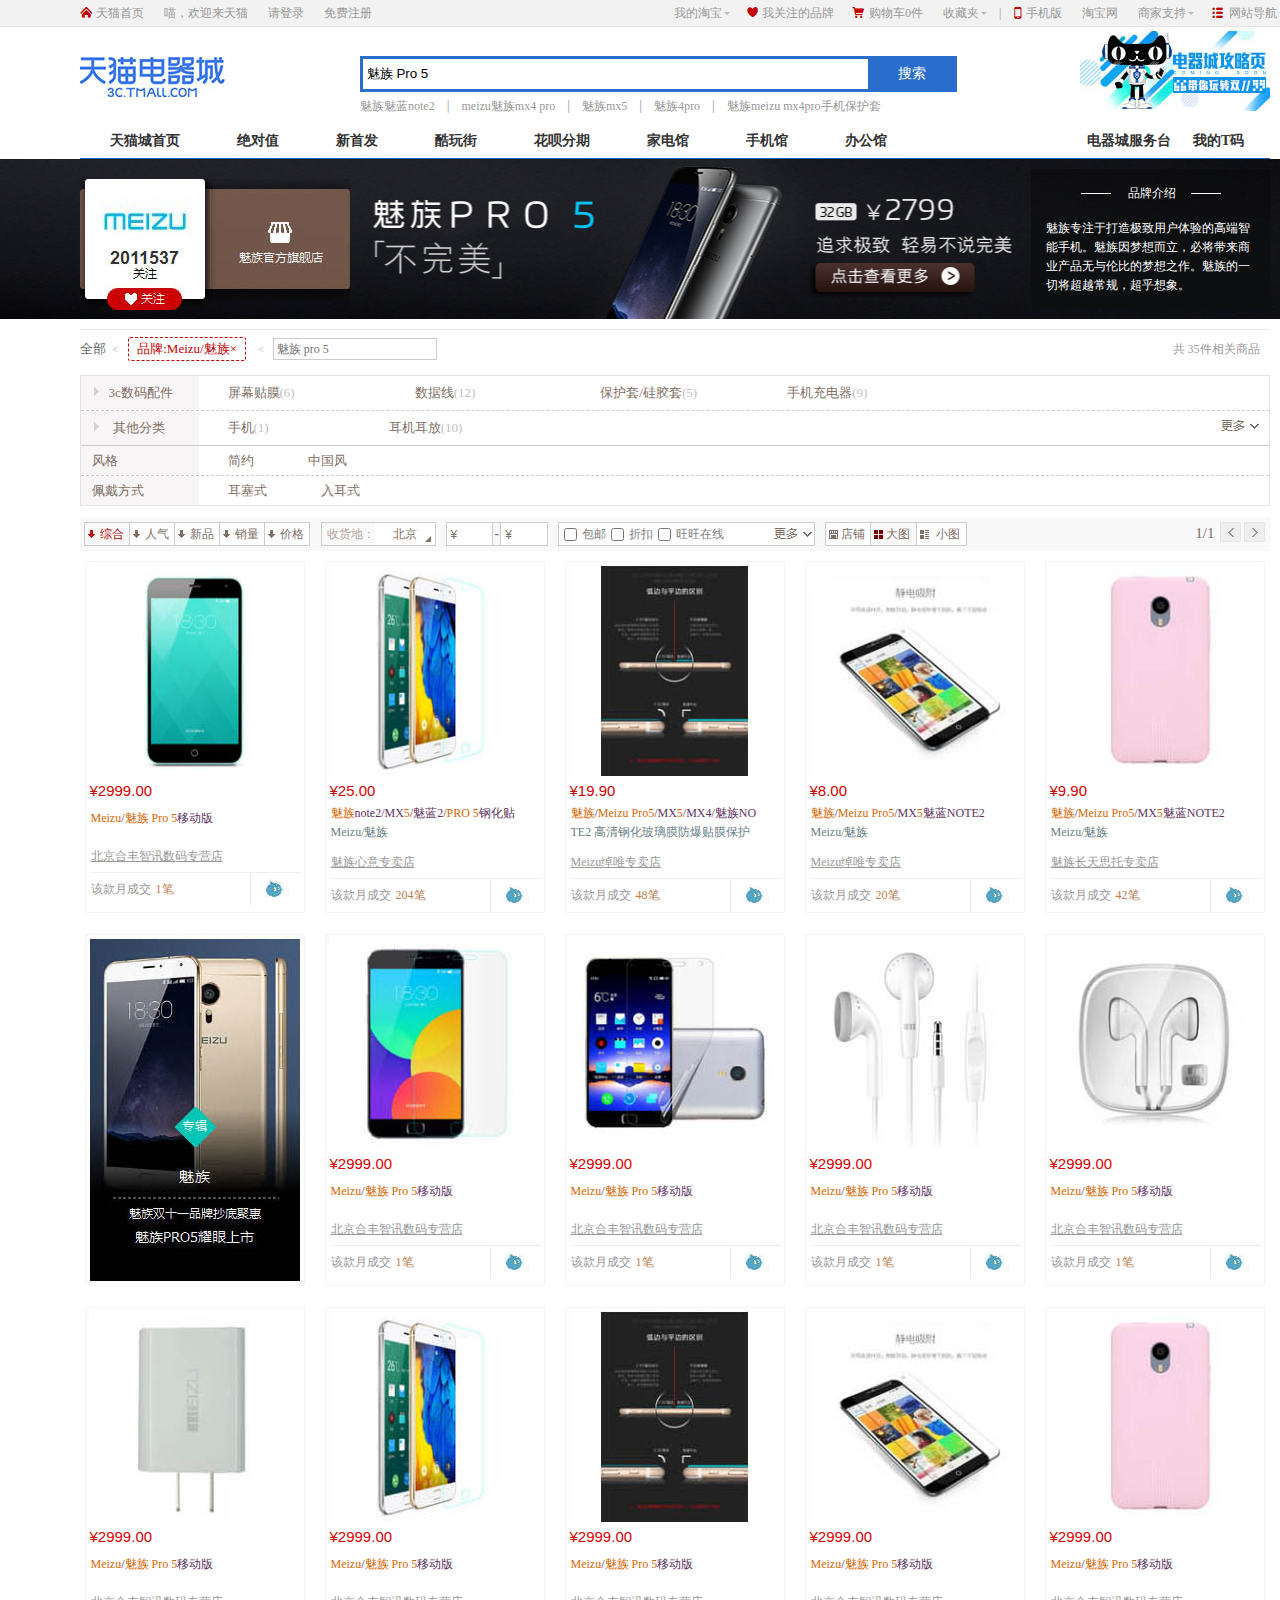
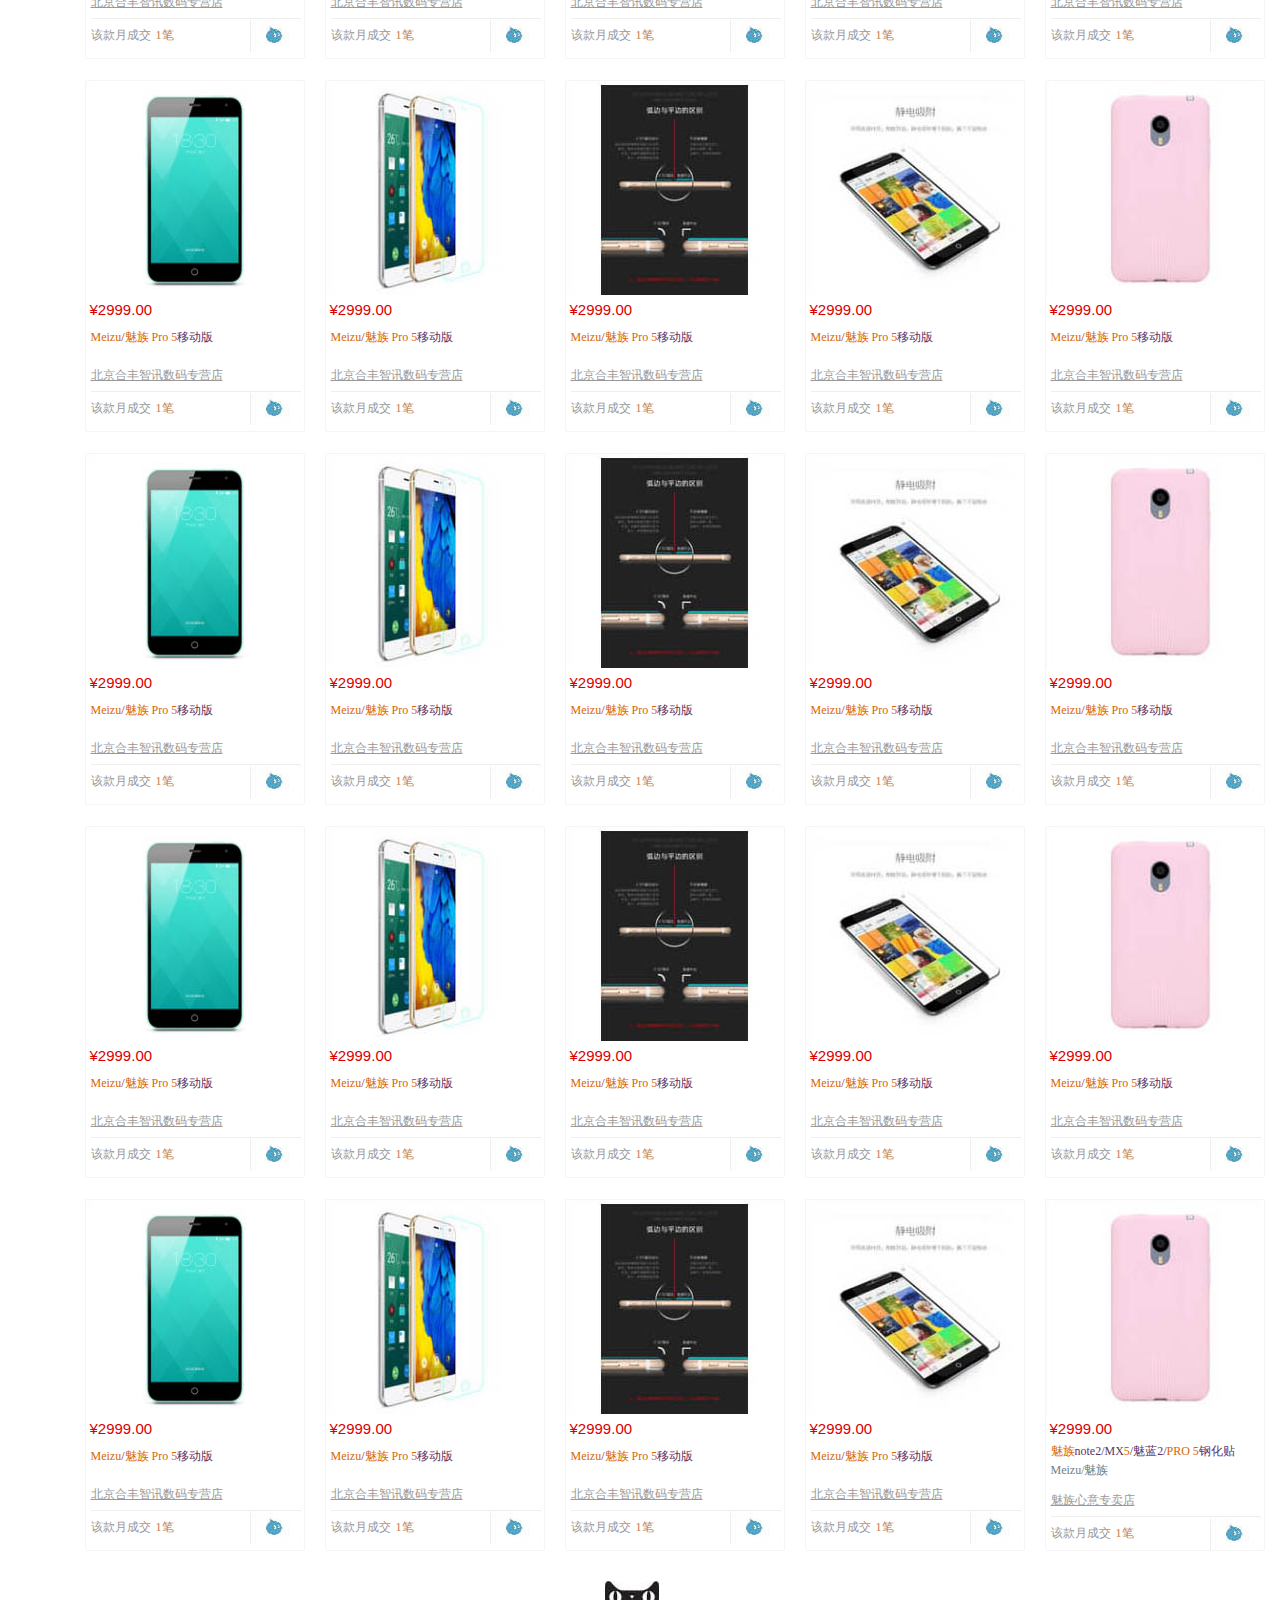
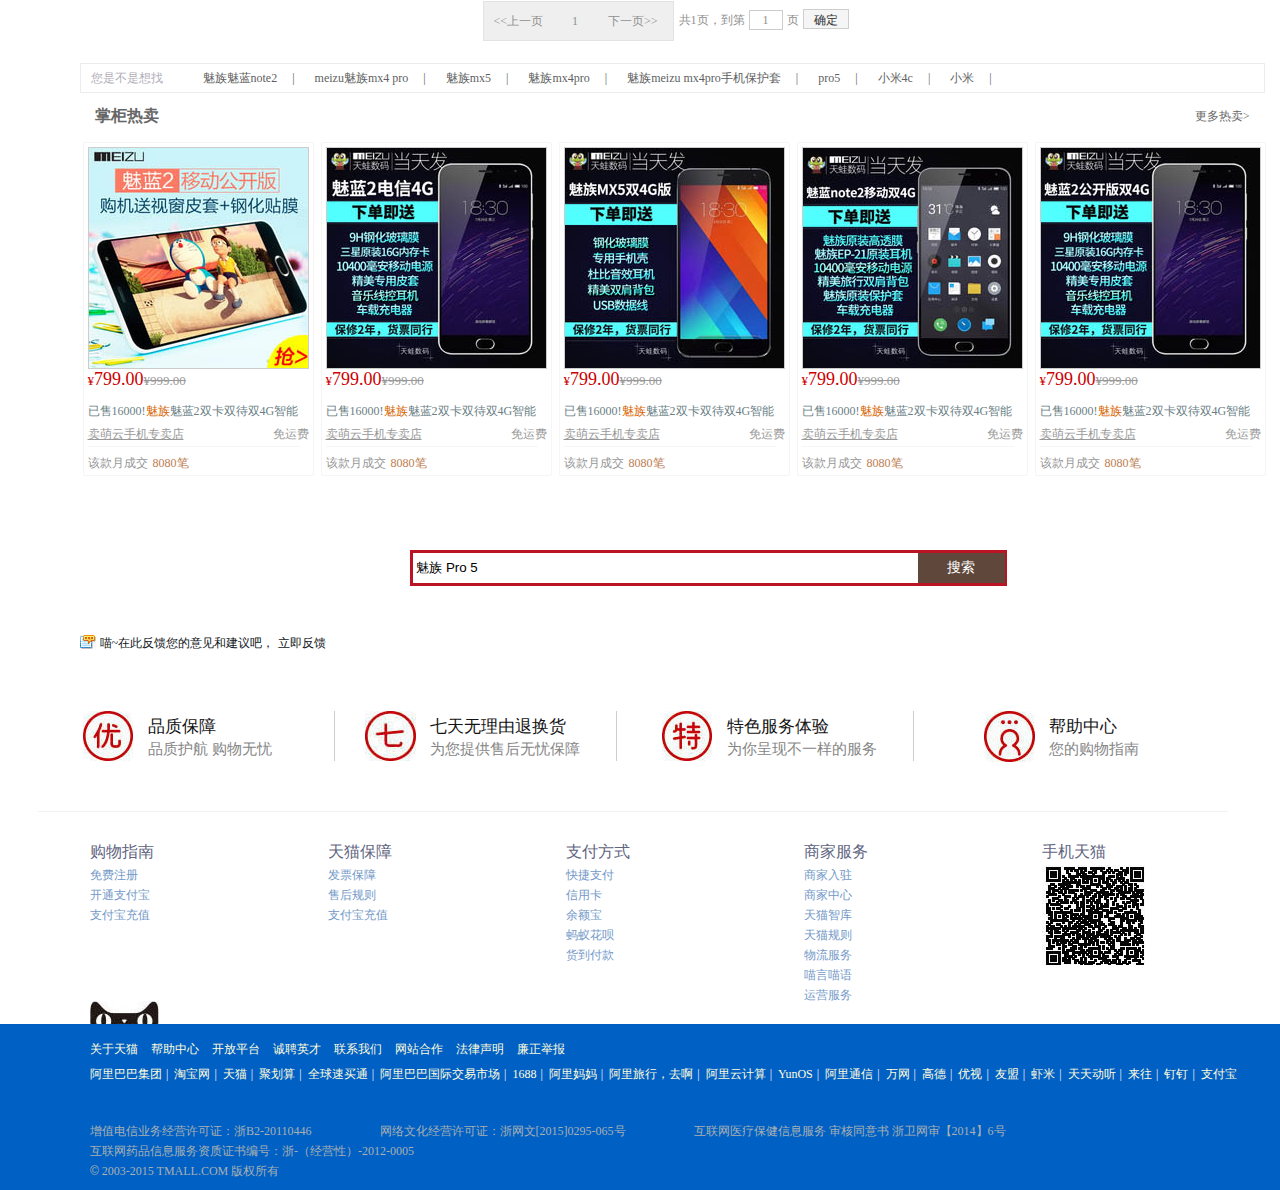
<file: research.html>
<!DOCTYPE html>
<html>
	<head>
		<meta charset="utf-8">
		<title>天猫搜素页</title>
		<link rel="stylesheet" href="css/research.css" />
		<link rel="stylesheet" href="css/reset.css" />
		<link rel="stylesheet" href="css/header.css" />
		<link rel="stylesheet" href="css/tool.css" />
		<!--[if lt IE 9]>
			<link rel="stylesheet" href="css/fixIE.css" />
			<script src="js/html5shiv.js"></script>
		<![endif]-->
	</head>
	<body>
		<div class="box">
			<header class="rese_w">
				<div class="top_nav clearfix">				
					<p class="tm_page">
						<span class="ico ico_home"></span>
						<a href="">天猫首页</a>
					</p>
					<p class="tm_login">
						<span>喵，欢迎来天猫</span>
						<a href="">请登录</a>
						<a href="">免费注册</a>
					</p>
					<ul class="tm_login_right">
						<li>
							<a href="">我的淘宝</a>
						</li>
						<li><img src="img/tm_jiao.jpg"></li>
						<li>
							<span class="ico ico_heart"></span>
							<a href="">我关注的品牌</a>
						</li>
						<li>
							<span class="ico ico_car"></span>
							<a href="">购物车0件</a>
						</li>
						<li class="collect">
							<a href="">收藏夹</a>
						</li>
						<li class="tm_collect"><img src="img/tm_jiao.jpg"></li>
						<li class="line">|</li>
						<li>
							<span class="ico ico_phone"></span>
							<a href="">手机版</a>
						</li>
						<li class="collect">
							<a href="">淘宝网</a>
						</li>
						<li class="collect">
							<a href="">商家支持</a>
						</li>
						<li class="support"><img src="img/tm_jiao.jpg"></li>
						<li>
							<span class="ico ico_nav"></span>
							<a href="">网站导航</a>
						</li>
						<li class="tm_nav"><img src="img/tm_jiao.jpg"></li>
					</ul>
				</div>
				<div class="head_search rese_w">
					<span class="tmall_logol">
						<a href="">
							<img src="img/3c_tmall.jpg">
						</a>	
					</span>
					<div class="mall_search clearfix">
						<span class="tm_castle">
							<a href="" >
								<img src="img/tm_castle.jpg">
							</a>
						</span>	
						<div class="search_banner">
							<form action="" method="get" target="_blank">
								<input type="text" value=" 魅族 Pro 5" id="search"/>
								<input type="submit" value="搜索" title="" name="" id="search_btn"/>
							</form>
							<div class="subNav">
								<span><a href="">魅族魅蓝note2</a></span>
								<span class="line">|</span>
								<span><a href="">meizu魅族mx4 pro</a></span>
								<span class="line">|</span>
								<span><a href="">魅族mx5</a></span>
								<span class="line">|</span>
								<span><a href="">魅族4pro</a></span>
								<span class="line">|</span>
								<span><a href="">魅族meizu mx4pro手机保护套</a></span>
							</div>
						</div>
					</div>	
				</div>
			</header>
			<section class="banner rese_w mb10">
				<div class="banner_nav">
					<span class="tmall_home word_sp">
						<a href="">天猫城首页</a>
					</span>
					<span class="word_sp">
						<a href="">绝对值</a>
					</span>
					<span class="word_sp">
						<a href="">新首发</a>
					</span>
					<span class="word_sp">
						<a href="">酷玩街</a>
					</span>
					<span class="word_sp">
						<a href="">花呗分期</a>
					</span>
					<span class="word_sp">
						<a href="">家电馆</a>
					</span>
					<span class="word_sp">
						<a href="">手机馆</a>
					</span>
					<span class="office">
						<a href="">办公馆</a>
					</span>
					<span class="reception">
						<a href="">电器城服务台</a>
					</span>
					<span class="T_code">
						<a href="">我的T码</a>
					</span>
				</div>
				<div class="Meizu_banner clearfix">
					<span class="meizu_attention">
						<a href="">
							<img src="img/meizu_attention.jpg">
						</a>
					</span>
					<section class="banner_text">
						<span class="intro_banner">
							<a href="">品牌介绍</a>
						</span>
						<p class="brand_text">
							<a href="">
								魅族专注于打造极致用户体验的高端智能手机。魅族因梦想而立，必将带来商业产品无与伦比的梦想之作。魅族的一切将超越常规，超乎想象。
							</a>
						</p>
					</section>
				</div>
			</section>
			<section class="main">
				<div class="breadCrumb clearfix">
					<div class="whole">
						<span class="all">
							<a href="">全部</a>
						</span>
						<span class="symbol mr10 ml7"><</span>
						<span class="select">
							<a href="">品牌:Meizu/魅族×</a>
						</span>
						<span class="symbol mr9 ml12"><</span>
						<input type="text" value=" 魅族 pro 5" id="meizu"></input>
					</div>
					<p class="total mr10">共 35件相关商品</p>
				</div>
				<div class="menuContent">
					<div class="classify">
						<div class="digital_accessories clearfix">
							<p class="c_digt_acc">
								<img src="img/sanjiao.jpg">
								<a href="">
									<span>3c数码配件</span>
								</a>
							</p>
							<p class="detail_digt_acc">
								<span class="ml29">
									<a href="">屏幕贴膜</a>
								</span>
								<span class="digital_numb mr120">(6)</span>
								<span>
									<a href="">数据线</a>
								</span>
								<span class="digital_numb mr125">(12)</span>
								<span>
									<a href="">保护套/硅胶套</a>
								</span>
								<span class="digital_numb mr90">(5)</span>
								<span>
									<a href="">手机充电器</a>
								</span>
								<span class="digital_numb">(9)</span>
							</p>
						</div>
						<div class="others">
							<p class="c_digt_acc">
								<img src="img/sanjiao.jpg">
								<a href="">
									<span>其他分类</span>
								</a>
							</p>
							<p class="detail_digt_acc">
								<span class="ml29">
									<a href="">手机</a>
								</span>
								<span class="digital_numb mr120">(1)</span>
								<span>
									<a href="">耳机耳放</a>
								</span>
								<span class="digital_numb mr145">(10)</span>
							</p>
							<span class="more">
								<a href="">
									<img src="img/more.jpg">
								</a>
							</span>
						</div>
					</div>
					<div class="contain">
						<div class="style">
							<span class="other_style">
								<a href="">
									<span>风格</span>
								</a>
							</span>
							<p class="two_style">
								<span class="ml29 mr50">
									<a href="">简约</a>
								</span>
								<span>
									<a href="">中国风</a>
								</span>
							</p>
						</div>
						<div>
							<span class="other_style">
								<a href="">
									<span>佩戴方式</span>
								</a>
							</span>
							<p class="two_style">
								<span class="ml29 mr50">
									<a href="">耳塞式</a>
								</span>
								<span>
									<a href="">入耳式</a>
								</span>
							</p>
						</div>
					</div>
				</div>
				<div class="main_bott">
					<ul class="main_first">
						<li class="main_b_all">
							<span class="search_ico ico_tarangel"></span>
							<a href="">综合</a>
						</li>
						<li class="main_all bg">
							<span class="search_ico ico_arrow"></span>
							<a href="">人气</a>
						</li>
						<li class="main_all bg">
							<span class="search_ico ico_arrow"></span>
							<a href="">新品</a>
						</li>
						<li class="main_all bg">
							<span class="search_ico ico_arrow"></span>
							<a href="">销量</a>
						</li>
						<li class="main_all bg">
							<span class="search_ico ico_arrow"></span>
							<a href="">价格</a>
						</li>
					</ul>
					<div class="address">
						<span class="ml5">收货地：</span>
						<p class="beijing bg">
							北京
							<span class="search_ico ico_daojiao"></span>
						</p>
					</div>
					<div class="price_product bg">
						<span class="money_b ml4 mr35">¥</span>
						<span class="center_line">-</span>
						<span class="money_b ml4">¥</span>
					</div>
					<div class="discount bg">
						<input type="checkbox" id="all" />
						<label for="all">包邮</label>
						<input type="checkbox" id="all" />
						<label for="all">折扣</label>
						<input type="checkbox" id="all" />
						<label for="all">旺旺在线</label>
						<img src="img/more.jpg" />
					</div>
					<div class="store_bott  bg">
						<span class="search_ico ico_stor_b"></span>
						<span class="money_b mr5">店铺</span>
						<p class="big_pic">
							<span class="search_ico ico_big_pic"></span>
							<span class="money_b">大图</span>					
						</p>
						<p class="small_pic">
							<span class="search_ico ico_small_pic"></span>
							<span class="money_b ml4">小图</span>
						</p>
					</div>
					<div class="one_one">
						<span class="one_text mt5">1/1</span>
						<span class="search_ico ico_one"></span>
					</div>
				</div>
				<ul class="phone_content mt10 clearfix">
					<li class="meizu_detail ml5 mr20 mb21">
						<a href="">
							<img src="img/meizu_phone.jpg">
						</a>
						<span class="price">¥2999.00</span>
						<p class="detail_text ml5">
							<a href="">
								<span class="meizu_text">Meizu</span>
								<span class="i_line">/</span>
								<span class="meizu_text">魅族 Pro 5</span>
								<span class="i_line">移动版</span>
							</a>
						</p>
						<p class="store mt9 ml5">
							<a href="">北京合丰智讯数码专营店</a>
						</p>
						<p class="custom_service ml5 clearfix">
							<span class="deal">该款月成交</span>
							<span class="deal_numb ml5">1笔</span>
							<span class="qq">
								<a href="">
									<img src="img/qq.jpg">
								</a>
							</span>
						</p>
					</li>
					<li class="meizu_detail mr20 mb21">
						<a href="">
							<img src="img/meizu_2.jpg">
						</a>
						<span class="price">¥25.00</span>
						<p class="detail_text_meiz ml5">
							<a href="">							
								<span class="meizu_text">魅族</span>
								<span class="i_line">note2/MX</span>
								<span class="meizu_text">5</span>
								<span class="i_line">/魅蓝2/</span>
								<span class="meizu_text">PRO 5</span>
								<span class="i_line">钢化贴</span>
							</a>
						</p>
						<span class="meizu_blue_text ml5">Meizu/魅族</span>
						<p class="store mt5 ml5">
							<a href="">魅族心意专卖店</a>
						</p>
						<p class="custom_service ml5 clearfix">
							<span class="deal">该款月成交</span>
							<span class="deal_numb ml5">204笔</span>
							<span class="qq">
								<a href="">
									<img src="img/qq.jpg">
								</a>
							</span>
						</p>
					</li>
					<li class="meizu_detail mr20 mb21">
						<a href="">
							<img src="img/meizu_3.jpg">
						</a>
						<span class="price">¥19.90</span>
						<p class="detail_text_meiz ml5">
							<a href="">							
								<span class="meizu_text">魅族</span>
								<span class="i_line">/</span>
								<span class="meizu_text">Meizu Pro5</span>
								<span class="i_line">/MX</span>
								<span class="meizu_text">5</span>
								<span class="i_line">/MX4/魅族NO</span>
							</a>
						</p>
						<span class="meizu_blue_text ml5">TE2 高清钢化玻璃膜防爆贴膜保护</span>
						<p class="store mt5 ml5">
							<a href="">Meizu绰唯专卖店</a>
						</p>
						<p class="custom_service ml5 clearfix">
							<span class="deal">该款月成交</span>
							<span class="deal_numb ml5">48笔</span>
							<span class="qq">
								<a href="">
									<img src="img/qq.jpg">
								</a>
							</span>
						</p>
					</li>
					<li class="meizu_detail mr20 mb21">
						<a href="">
							<img src="img/meizu_4.jpg">
						</a>
						<span class="price">¥8.00</span>
						<p class="detail_text_meiz ml5">
							<a href="">							
								<span class="meizu_text">魅族</span>
								<span class="i_line">/</span>
								<span class="meizu_text">Meizu Pro5</span>
								<span class="i_line">/MX</span>
								<span class="meizu_text">5</span>
								<span class="i_line">魅蓝NOTE2</span>
							</a>
						</p>
						<span class="meizu_blue_text ml5">Meizu/魅族</span>
						<p class="store mt5 ml5">
							<a href="">Meizu绰唯专卖店</a>
						</p>
						<p class="custom_service ml5 clearfix">
							<span class="deal">该款月成交</span>
							<span class="deal_numb ml5">20笔</span>
							<span class="qq">
								<a href=""><img src="img/qq.jpg"></a>
							</span>
						</p>
					</li>
					<li class="meizu_detail mb21">
						<a href="">
							<img src="img/meizu_5.jpg">
						</a>
						<span class="price">¥9.90</span>
						<p class="detail_text_meiz ml5">
							<a href="">							
								<span class="meizu_text">魅族</span>
								<span class="i_line">/</span>
								<span class="meizu_text">Meizu Pro5</span>
								<span class="i_line">/MX</span>
								<span class="meizu_text">5</span>
								<span class="i_line">魅蓝NOTE2</span>
							</a>
						</p>
						<span class="meizu_blue_text ml5">Meizu/魅族</span>
						<p class="store mt5 ml5">
							<a href="">魅族长天思托专卖店</a>
						</p>
						<p class="custom_service ml5 clearfix">
							<span class="deal">该款月成交</span>
							<span class="deal_numb ml5">42笔</span>
							<span class="qq">
								<a href="">
									<img src="img/qq.jpg">
								</a>
							</span>
						</p>
					</li>
					<li class="meizu_detail ml5 mr20 mb21">
						<a href="">
							<img src="img/meizu_pro5.jpg">
						</a>
					</li>
					<li class="meizu_detail mr20 mb21">
						<a href="">
							<img src="img/meizu_6.jpg">
						</a>
						<span class="price">¥2999.00</span>
						<p class="detail_text ml5">
							<span class="meizu_text">Meizu</span>
							<span class="i_line">/</span>
							<span class="meizu_text">魅族 Pro 5</span>
							<span class="i_line">移动版</span>
						</p>
						<p class="store mt9 ml5">
							<a href="">北京合丰智讯数码专营店</a>
						</p>
						<p class="custom_service ml5 clearfix">
							<span class="deal">该款月成交</span>
							<span class="deal_numb ml5">1笔</span>
							<span class="qq">
								<a href="">
									<img src="img/qq.jpg">
								</a>
							</span>
						</p>
					</li>
					<li class="meizu_detail mr20 mb21">
						<a href="">
							<img src="img/meizu_7.jpg">
						</a>
						<span class="price">¥2999.00</span>
						<p class="detail_text ml5">
							<span class="meizu_text">Meizu</span>
							<span class="i_line">/</span>
							<span class="meizu_text">魅族 Pro 5</span>
							<span class="i_line">移动版</span>
						</p>
						<p class="store mt9 ml5">
							<a href="">北京合丰智讯数码专营店</a>
						</p>
						<p class="custom_service ml5 clearfix">
							<span class="deal">该款月成交</span>
							<span class="deal_numb ml5">1笔</span>
							<span class="qq">
								<a href="">
									<img src="img/qq.jpg">
								</a>
							</span>
						</p>
					</li>
					<li class="meizu_detail mr20 mb21">
						<a href="">
							<img src="img/meizu_8.jpg">
						</a>
						<span class="price">¥2999.00</span>
						<p class="detail_text ml5">
							<span class="meizu_text">Meizu</span>
							<span class="i_line">/</span>
							<span class="meizu_text">魅族 Pro 5</span>
							<span class="i_line">移动版</span>
						</p>
						<p class="store mt9 ml5">
							<a href="">北京合丰智讯数码专营店</a>
						</p>
						<p class="custom_service ml5 clearfix">
							<span class="deal">该款月成交</span>
							<span class="deal_numb ml5">1笔</span>
							<span class="qq">
								<a href="">
									<img src="img/qq.jpg">
								</a>
							</span>
						</p>
					</li>
					<li class="meizu_detail mb21">
						<a href="">
							<img src="img/meizu_9.jpg">
						</a>
						<span class="price">¥2999.00</span>
						<p class="detail_text ml5">
							<span class="meizu_text">Meizu</span>
							<span class="i_line">/</span>
							<span class="meizu_text">魅族 Pro 5</span>
							<span class="i_line">移动版</span>
						</p>
						<p class="store mt9 ml5">
							<a href="">北京合丰智讯数码专营店</a>
						</p>
						<p class="custom_service ml5 clearfix">
							<span class="deal">该款月成交</span>
							<span class="deal_numb ml5">1笔</span>
							<span class="qq">
								<a href="">
									<img src="img/qq.jpg">
								</a>
							</span>
						</p>
					</li>
					<li class="meizu_detail ml5 mr20 mb21">
						<a href="">
							<img src="img/meizu_10.jpg">
						</a>
						<span class="price">¥2999.00</span>
						<p class="detail_text ml5">
							<span class="meizu_text">Meizu</span>
							<span class="i_line">/</span>
							<span class="meizu_text">魅族 Pro 5</span>
							<span class="i_line">移动版</span>
						</p>
						<p class="store mt9 ml5">
							<a href="">北京合丰智讯数码专营店</a>
						</p>
						<p class="custom_service ml5 clearfix">
							<span class="deal">该款月成交</span>
							<span class="deal_numb ml5">1笔</span>
							<span class="qq">
								<a href="">
									<img src="img/qq.jpg">
								</a>
							</span>
						</p>
					</li>
					<li class="meizu_detail mr20 mb21">
						<a href="">
							<img src="img/meizu_2.jpg">
						</a>
						<span class="price">¥2999.00</span>
						<p class="detail_text ml5">
							<span class="meizu_text">Meizu</span>
							<span class="i_line">/</span>
							<span class="meizu_text">魅族 Pro 5</span>
							<span class="i_line">移动版</span>
						</p>
						<p class="store mt9 ml5">
							<a href="">北京合丰智讯数码专营店</a>
						</p>
						<p class="custom_service ml5 clearfix">
							<span class="deal">该款月成交</span>
							<span class="deal_numb ml5">1笔</span>
							<span class="qq">
								<a href="">
									<img src="img/qq.jpg">
								</a>
							</span>
						</p>
					</li>
					<li class="meizu_detail mr20 mb21">
						<a href="">
							<img src="img/meizu_3.jpg">
						</a>
						<span class="price">¥2999.00</span>
						<p class="detail_text ml5">
							<span class="meizu_text">Meizu</span>
							<span class="i_line">/</span>
							<span class="meizu_text">魅族 Pro 5</span>
							<span class="i_line">移动版</span>
						</p>
						<p class="store mt9 ml5">
							<a href="">北京合丰智讯数码专营店</a>
						</p>
						<p class="custom_service ml5 clearfix">
							<span class="deal">该款月成交</span>
							<span class="deal_numb ml5">1笔</span>
							<span class="qq">
								<a href="">
									<img src="img/qq.jpg">
								</a>
							</span>
						</p>
					</li>
					<li class="meizu_detail mr20 mb21">
						<a href="">
							<img src="img/meizu_4.jpg">
						</a>
						<span class="price">¥2999.00</span>
						<p class="detail_text ml5">
							<span class="meizu_text">Meizu</span>
							<span class="i_line">/</span>
							<span class="meizu_text">魅族 Pro 5</span>
							<span class="i_line">移动版</span>
						</p>
						<p class="store mt9 ml5">
							<a href="">北京合丰智讯数码专营店</a>
						</p>
						<p class="custom_service ml5 clearfix">
							<span class="deal">该款月成交</span>
							<span class="deal_numb ml5">1笔</span>
							<span class="qq">
								<a href="">
									<img src="img/qq.jpg">
								</a>
							</span>
						</p>
					</li>
					<li class="meizu_detail mb21">
						<a href="">
							<img src="img/meizu_5.jpg">
						</a>
						<span class="price">¥2999.00</span>
						<p class="detail_text ml5">
							<span class="meizu_text">Meizu</span>
							<span class="i_line">/</span>
							<span class="meizu_text">魅族 Pro 5</span>
							<span class="i_line">移动版</span>
						</p>
						<p class="store mt9 ml5">
							<a href="">北京合丰智讯数码专营店</a>
						</p>
						<p class="custom_service ml5 clearfix">
							<span class="deal">该款月成交</span>
							<span class="deal_numb ml5">1笔</span>
							<span class="qq">
								<a href="">
									<img src="img/qq.jpg">
								</a>
							</span>
						</p>
					</li>
					<li class="meizu_detail ml5 mr20 mb21">
						<a href="">
							<img src="img/meizu_phone.jpg">
						</a>
						<span class="price">¥2999.00</span>
						<p class="detail_text ml5">
							<span class="meizu_text">Meizu</span>
							<span class="i_line">/</span>
							<span class="meizu_text">魅族 Pro 5</span>
							<span class="i_line">移动版</span>
						</p>
						<p class="store mt9 ml5">
							<a href="">北京合丰智讯数码专营店</a>
						</p>
						<p class="custom_service ml5 clearfix">
							<span class="deal">该款月成交</span>
							<span class="deal_numb ml5">1笔</span>
							<span class="qq">
								<a href="">
									<img src="img/qq.jpg">
								</a>
							</span>
						</p>
					</li>
					<li class="meizu_detail mr20 mb21">
						<a href="">
							<img src="img/meizu_2.jpg">
						</a>
						<span class="price">¥2999.00</span>
						<p class="detail_text ml5">
							<span class="meizu_text">Meizu</span>
							<span class="i_line">/</span>
							<span class="meizu_text">魅族 Pro 5</span>
							<span class="i_line">移动版</span>
						</p>
						<p class="store mt9 ml5">
							<a href="">北京合丰智讯数码专营店</a>
						</p>
						<p class="custom_service ml5 clearfix">
							<span class="deal">该款月成交</span>
							<span class="deal_numb ml5">1笔</span>
							<span class="qq">
								<a href="">
									<img src="img/qq.jpg">
								</a>
							</span>
						</p>
					</li>
					<li class="meizu_detail mr20 mb21">
						<a href="">
							<img src="img/meizu_3.jpg">
						</a>
						<span class="price">¥2999.00</span>
						<p class="detail_text ml5">
							<span class="meizu_text">Meizu</span>
							<span class="i_line">/</span>
							<span class="meizu_text">魅族 Pro 5</span>
							<span class="i_line">移动版</span>
						</p>
						<p class="store mt9 ml5">
							<a href="">北京合丰智讯数码专营店</a>
						</p>
						<p class="custom_service ml5 clearfix">
							<span class="deal">该款月成交</span>
							<span class="deal_numb ml5">1笔</span>
							<span class="qq">
								<a href="">
									<img src="img/qq.jpg">
								</a>
							</span>
						</p>
					</li>
					<li class="meizu_detail mr20 mb21">
						<a href="">
							<img src="img/meizu_4.jpg">
						</a>
						<span class="price">¥2999.00</span>
						<p class="detail_text ml5">
							<span class="meizu_text">Meizu</span>
							<span class="i_line">/</span>
							<span class="meizu_text">魅族 Pro 5</span>
							<span class="i_line">移动版</span>
						</p>
						<p class="store mt9 ml5">
							<a href="">北京合丰智讯数码专营店</a>
						</p>
						<p class="custom_service ml5 clearfix">
							<span class="deal">该款月成交</span>
							<span class="deal_numb ml5">1笔</span>
							<span class="qq">
								<a href="">
									<img src="img/qq.jpg">
								</a>
							</span>
						</p>
					</li>
					<li class="meizu_detail mb21">
						<a href="">
							<img src="img/meizu_5.jpg">
						</a>
						<span class="price">¥2999.00</span>
						<p class="detail_text ml5">
							<span class="meizu_text">Meizu</span>
							<span class="i_line">/</span>
							<span class="meizu_text">魅族 Pro 5</span>
							<span class="i_line">移动版</span>
						</p>
						<p class="store mt9 ml5">
							<a href="">北京合丰智讯数码专营店</a>
						</p>
						<p class="custom_service ml5 clearfix">
							<span class="deal">该款月成交</span>
							<span class="deal_numb ml5">1笔</span>
							<span class="qq">
								<a href="">
									<img src="img/qq.jpg">
								</a>
							</span>
						</p>
					</li>
					<li class="meizu_detail ml5 mr20 mb21">
						<a href="">
							<img src="img/meizu_phone.jpg">
						</a>
						<span class="price">¥2999.00</span>
						<p class="detail_text ml5">
							<span class="meizu_text">Meizu</span>
							<span class="i_line">/</span>
							<span class="meizu_text">魅族 Pro 5</span>
							<span class="i_line">移动版</span>
						</p>
						<p class="store mt9 ml5">
							<a href="">北京合丰智讯数码专营店</a>
						</p>
						<p class="custom_service ml5 clearfix">
							<span class="deal">该款月成交</span>
							<span class="deal_numb ml5">1笔</span>
							<span class="qq">
								<a href="">
									<img src="img/qq.jpg">
								</a>
							</span>
						</p>
					</li>
					<li class="meizu_detail mr20 mb21">
						<a href="">
							<img src="img/meizu_2.jpg">
						</a>
						<span class="price">¥2999.00</span>
						<p class="detail_text ml5">
							<span class="meizu_text">Meizu</span>
							<span class="i_line">/</span>
							<span class="meizu_text">魅族 Pro 5</span>
							<span class="i_line">移动版</span>
						</p>
						<p class="store mt9 ml5">
							<a href="">北京合丰智讯数码专营店</a>
						</p>
						<p class="custom_service ml5 clearfix">
							<span class="deal">该款月成交</span>
							<span class="deal_numb ml5">1笔</span>
							<span class="qq">
								<a href="">
									<img src="img/qq.jpg">
								</a>
							</span>
						</p>
					</li>
					<li class="meizu_detail mr20 mb21">
						<a href="">
							<img src="img/meizu_3.jpg">
						</a>
						<span class="price">¥2999.00</span>
						<p class="detail_text ml5">
							<span class="meizu_text">Meizu</span>
							<span class="i_line">/</span>
							<span class="meizu_text">魅族 Pro 5</span>
							<span class="i_line">移动版</span>
						</p>
						<p class="store mt9 ml5">
							<a href="">北京合丰智讯数码专营店</a>
						</p>
						<p class="custom_service ml5 clearfix">
							<span class="deal">该款月成交</span>
							<span class="deal_numb ml5">1笔</span>
							<span class="qq">
								<a href="">
									<img src="img/qq.jpg">
								</a>
							</span>
						</p>
					</li>
					<li class="meizu_detail mr20 mb21">
						<a href="">
							<img src="img/meizu_4.jpg">
						</a>
						<span class="price">¥2999.00</span>
						<p class="detail_text ml5">
							<span class="meizu_text">Meizu</span>
							<span class="i_line">/</span>
							<span class="meizu_text">魅族 Pro 5</span>
							<span class="i_line">移动版</span>
						</p>
						<p class="store mt9 ml5">
							<a href="">北京合丰智讯数码专营店</a>
						</p>
						<p class="custom_service ml5 clearfix">
							<span class="deal">该款月成交</span>
							<span class="deal_numb ml5">1笔</span>
							<span class="qq">
								<a href="">
									<img src="img/qq.jpg">
								</a>
							</span>
						</p>
					</li>
					<li class="meizu_detail mb21">
						<a href="">
							<img src="img/meizu_5.jpg">
						</a>
						<span class="price">¥2999.00</span>
						<p class="detail_text ml5">
							<span class="meizu_text">Meizu</span>
							<span class="i_line">/</span>
							<span class="meizu_text">魅族 Pro 5</span>
							<span class="i_line">移动版</span>
						</p>
						<p class="store mt9 ml5">
							<a href="">北京合丰智讯数码专营店</a>
						</p>
						<p class="custom_service ml5 clearfix">
							<span class="deal">该款月成交</span>
							<span class="deal_numb ml5">1笔</span>
							<span class="qq">
								<a href="">
									<img src="img/qq.jpg">
								</a>
							</span>
						</p>
					</li>
					<li class="meizu_detail ml5 mr20 mb21">
						<a href="">
							<img src="img/meizu_phone.jpg">
						</a>
						<span class="price">¥2999.00</span>
						<p class="detail_text ml5">
							<span class="meizu_text">Meizu</span>
							<span class="i_line">/</span>
							<span class="meizu_text">魅族 Pro 5</span>
							<span class="i_line">移动版</span>
						</p>
						<p class="store mt9 ml5">
							<a href="">北京合丰智讯数码专营店</a>
						</p>
						<p class="custom_service ml5 clearfix">
							<span class="deal">该款月成交</span>
							<span class="deal_numb ml5">1笔</span>
							<span class="qq">
								<a href="">
									<img src="img/qq.jpg">
								</a>
							</span>
						</p>
					</li>
					<li class="meizu_detail mr20 mb21">
						<a href="">
							<img src="img/meizu_2.jpg">
						</a>
						<span class="price">¥2999.00</span>
						<p class="detail_text ml5">
							<span class="meizu_text">Meizu</span>
							<span class="i_line">/</span>
							<span class="meizu_text">魅族 Pro 5</span>
							<span class="i_line">移动版</span>
						</p>
						<p class="store mt9 ml5">
							<a href="">北京合丰智讯数码专营店</a>
						</p>
						<p class="custom_service ml5 clearfix">
							<span class="deal">该款月成交</span>
							<span class="deal_numb ml5">1笔</span>
							<span class="qq">
								<a href="">
									<img src="img/qq.jpg">
								</a>
							</span>
						</p>
					</li>
					<li class="meizu_detail mr20 mb21">
						<a href="">
							<img src="img/meizu_3.jpg">
						</a>
						<span class="price">¥2999.00</span>
						<p class="detail_text ml5">
							<span class="meizu_text">Meizu</span>
							<span class="i_line">/</span>
							<span class="meizu_text">魅族 Pro 5</span>
							<span class="i_line">移动版</span>
						</p>
						<p class="store mt9 ml5">
							<a href="">北京合丰智讯数码专营店</a>
						</p>
						<p class="custom_service ml5 clearfix">
							<span class="deal">该款月成交</span>
							<span class="deal_numb ml5">1笔</span>
							<span class="qq">
								<a href="">
									<img src="img/qq.jpg">
								</a>
							</span>
						</p>
					</li>
					<li class="meizu_detail mr20 mb21">
						<a href="">
							<img src="img/meizu_4.jpg">
						</a>
						<span class="price">¥2999.00</span>
						<p class="detail_text ml5">
							<span class="meizu_text">Meizu</span>
							<span class="i_line">/</span>
							<span class="meizu_text">魅族 Pro 5</span>
							<span class="i_line">移动版</span>
						</p>
						<p class="store mt9 ml5">
							<a href="">北京合丰智讯数码专营店</a>
						</p>
						<p class="custom_service ml5 clearfix">
							<span class="deal">该款月成交</span>
							<span class="deal_numb ml5">1笔</span>
							<span class="qq">
								<a href="">
									<img src="img/qq.jpg">
								</a>
							</span>
						</p>
					</li>
					<li class="meizu_detail mb21">
						<a href="">
							<img src="img/meizu_5.jpg">
						</a>
						<span class="price">¥2999.00</span>
						<p class="detail_text ml5">
							<span class="meizu_text">Meizu</span>
							<span class="i_line">/</span>
							<span class="meizu_text">魅族 Pro 5</span>
							<span class="i_line">移动版</span>
						</p>
						<p class="store mt9 ml5">
							<a href="">北京合丰智讯数码专营店</a>
						</p>
						<p class="custom_service ml5 clearfix">
							<span class="deal">该款月成交</span>
							<span class="deal_numb ml5">1笔</span>
							<span class="qq">
								<a href="">
									<img src="img/qq.jpg">
								</a>
							</span>
						</p>
					</li>
					<li class="meizu_detail ml5 mr20 mb21">
						<a href="">
							<img src="img/meizu_phone.jpg">
						</a>
						<span class="price">¥2999.00</span>
						<p class="detail_text ml5">
							<span class="meizu_text">Meizu</span>
							<span class="i_line">/</span>
							<span class="meizu_text">魅族 Pro 5</span>
							<span class="i_line">移动版</span>
						</p>
						<p class="store mt9 ml5">
							<a href="">北京合丰智讯数码专营店</a>
						</p>
						<p class="custom_service ml5 clearfix">
							<span class="deal">该款月成交</span>
							<span class="deal_numb ml5">1笔</span>
							<span class="qq">
								<a href="">
									<img src="img/qq.jpg">
								</a>
							</span>
						</p>
					</li>
					<li class="meizu_detail mr20 mb21">
						<a href="">
							<img src="img/meizu_2.jpg">
						</a>
						<span class="price">¥2999.00</span>
						<p class="detail_text ml5">
							<span class="meizu_text">Meizu</span>
							<span class="i_line">/</span>
							<span class="meizu_text">魅族 Pro 5</span>
							<span class="i_line">移动版</span>
						</p>
						<p class="store mt9 ml5">
							<a href="">北京合丰智讯数码专营店</a>
						</p>
						<p class="custom_service ml5 clearfix">
							<span class="deal">该款月成交</span>
							<span class="deal_numb ml5">1笔</span>
							<span class="qq">
								<a href="">
									<img src="img/qq.jpg">
								</a>
							</span>
						</p>
					</li>
					<li class="meizu_detail mr20 mb21">
						<a href="">
							<img src="img/meizu_3.jpg">
						</a>
						<span class="price">¥2999.00</span>
						<p class="detail_text ml5">
							<span class="meizu_text">Meizu</span>
							<span class="i_line">/</span>
							<span class="meizu_text">魅族 Pro 5</span>
							<span class="i_line">移动版</span>
						</p>
						<p class="store mt9 ml5">
							<a href="">北京合丰智讯数码专营店</a>
						</p>
						<p class="custom_service ml5 clearfix">
							<span class="deal">该款月成交</span>
							<span class="deal_numb ml5">1笔</span>
							<span class="qq">
								<a href="">
									<img src="img/qq.jpg">
								</a>
							</span>
						</p>
					</li>
					<li class="meizu_detail mr20 mb21">
						<a href="">
							<img src="img/meizu_4.jpg">
						</a>
						<span class="price">¥2999.00</span>
						<p class="detail_text ml5">
							<span class="meizu_text">Meizu</span>
							<span class="i_line">/</span>
							<span class="meizu_text">魅族 Pro 5</span>
							<span class="i_line">移动版</span>
						</p>
						<p class="store mt9 ml5">
							<a href="">北京合丰智讯数码专营店</a>
						</p>
						<p class="custom_service ml5 clearfix">
							<span class="deal">该款月成交</span>
							<span class="deal_numb ml5">1笔</span>
							<span class="qq">
								<a href="">
									<img src="img/qq.jpg">
								</a>
							</span>
						</p>
					</li>
					<li class="meizu_detail mb21">
						<a href="">
							<img src="img/meizu_5.jpg">
						</a>
						<span class="price">¥2999.00</span>
						<p class="detail_text_meiz ml5">
							<a href="">							
								<span class="meizu_text">魅族</span>
								<span class="i_line">note2/MX</span>
								<span class="meizu_text">5</span>
								<span class="i_line">/魅蓝2/</span>
								<span class="meizu_text">PRO 5</span>
								<span class="i_line">钢化贴</span>
							</a>
						</p>
						<span class="meizu_blue_text ml5">Meizu/魅族</span>
						<p class="store mt5 ml5">
							<a href="">魅族心意专卖店</a>
						</p>
						<p class="custom_service ml5 clearfix">
							<span class="deal">该款月成交</span>
							<span class="deal_numb ml5">1笔</span>
							<span class="qq">
								<a href="">
									<img src="img/qq.jpg">
								</a>
							</span>
						</p>
					</li>
				</ul>
				<div class="next_page">
					<div class="page clearfix">
						<p class="click_next">
							<a href="">
								<span class="ml10"><<</span>
								<span>上一页</span>
								<span class="mr30 ml29">1</span>
								<span>下一页</span>
								<span>>></span>
							</a>
						</p>
						<span class="prefix ml5">共1页，到第</span>
						<span class="number">1</span>
						<span class="prefix">页</span>
						<span class="ascertain">
							<a href="">确定</a>
						</span>
					</div>
				</div>
			</section>
			<section class="foot_search">
				<div class="foot_nav">
					<span class="ask ml10 mr40">您是不是想找</span>
					<span>
						<a href="">魅族魅蓝note2</a>
					</span>
					<span class="foot_nav_line ml15 mr20">|</span>
					<span>
						<a href="">meizu魅族mx4 pro</a>
					</span>
					<span class="foot_nav_line ml15 mr20">|</span>
					<span>
						<a href="">魅族mx5</a>
					</span>
					<span class="foot_nav_line ml15 mr20">|</span>
					<span>
						<a href="">魅族mx4pro</a>
					</span>
					<span class="foot_nav_line ml15 mr20">|</span>
					<span>
						<a href="">魅族meizu mx4pro手机保护套</a>
					</span>
					<span class="foot_nav_line ml15 mr20">|</span>
					<span>
						<a href="">pro5</a>
					</span>
					<span class="foot_nav_line ml15 mr20">|</span>
					<span>
						<a href="">小米4c</a>
					</span>
					<span class="foot_nav_line ml15 mr20">|</span>
					<span>
						<a href="">小米</a>
					</span>
					<span class="foot_nav_line ml15 mr20">|</span>
				</div>
				<div class="foot_head clearfix">
					<h3 class="ml15">
						<strong>掌柜热卖</strong>
					</h3>
					<span class="more_hot mr20">更多热卖></span>
				</div>
				<div class="foot_hot_product clearfix">
					<dl class="doraemon mr7 ml3">
						<dt class="meizu_hot_pic">
							<a href=""><img src="img/meizu_open.jpg"></a>
						</dt>
						<dd class="product_price">
							<span class="price_1 ml4">¥</span>
							<span class="price_2">799.00</span>
							<span class="price_3">¥999.00</span>
							<p class="detail_text_meiz ml4 mt10">
								<a href="">							
									<span class="i_line">已售16000!</span>
									<span class="meizu_text">魅族</span>
									<span class="i_line">魅蓝2双卡双待双4G智能</span>
								</a>
							</p>
							<p class="store_meizu ml4">
								<a href="">卖萌云手机专卖店</a>
								<span class="free mr4">免运费</span>
							</p>
							<p class="Baby_details ml4">
								<span class="deal">该款月成交</span>
								<span class="deal_numb ml5">8080笔</span>
								<a href="">
									<span class="">评价</span>
									<span class="">15967</span>
								</a>
							</p>
						</dd>
					</dl>
					<dl class="doraemon mr7">
						<dt class="meizu_hot_pic">
							<a href=""><img src="img/meizu_dianxin.jpg"></a>
						</dt>
						<dd class="product_price">
							<span class="price_1 ml4">¥</span>
							<span class="price_2">799.00</span>
							<span class="price_3">¥999.00</span>
							<p class="detail_text_meiz ml4 mt10">
								<a href="">							
									<span class="i_line">已售16000!</span>
									<span class="meizu_text">魅族</span>
									<span class="i_line">魅蓝2双卡双待双4G智能</span>
								</a>
							</p>
							<p class="store_meizu ml4">
								<a href="">卖萌云手机专卖店</a>
								<span class="free mr4">免运费</span>
							</p>
							<p class="Baby_details ml4">
								<span class="deal">该款月成交</span>
								<span class="deal_numb ml5">8080笔</span>
								<a href="">
									<span class="">评价</span>
									<span class="">15967</span>
								</a>
							</p>
						</dd>
					</dl>
					<dl class="doraemon mr7">
						<dt class="meizu_hot_pic">
							<a href=""><img src="img/meizu_double11.jpg"></a>
						</dt>
						<dd class="product_price">
							<span class="price_1 ml4">¥</span>
							<span class="price_2">799.00</span>
							<span class="price_3">¥999.00</span>
							<p class="detail_text_meiz ml4 mt10">
								<a href="">							
									<span class="i_line">已售16000!</span>
									<span class="meizu_text">魅族</span>
									<span class="i_line">魅蓝2双卡双待双4G智能</span>
								</a>
							</p>
							<p class="store_meizu ml4">
								<a href="">卖萌云手机专卖店</a>
								<span class="free mr4">免运费</span>
							</p>
							<p class="Baby_details ml4">
								<span class="deal">该款月成交</span>
								<span class="deal_numb ml5">8080笔</span>
								<a href="">
									<span class="">评价</span>
									<span class="">15967</span>
								</a>
							</p>
						</dd>
					</dl>
					<dl class="doraemon mr7">
						<dt class="meizu_hot_pic">
							<a href=""><img src="img/meizu_mo.jpg"></a>
						</dt>
						<dd class="product_price">
							<span class="price_1 ml4">¥</span>
							<span class="price_2">799.00</span>
							<span class="price_3">¥999.00</span>
							<p class="detail_text_meiz ml4 mt10">
								<a href="">							
									<span class="i_line">已售16000!</span>
									<span class="meizu_text">魅族</span>
									<span class="i_line">魅蓝2双卡双待双4G智能</span>
								</a>
							</p>
							<p class="store_meizu ml4">
								<a href="">卖萌云手机专卖店</a>
								<span class="free mr4">免运费</span>
							</p>
							<p class="Baby_details ml4">
								<span class="deal">该款月成交</span>
								<span class="deal_numb ml5">8080笔</span>
								<a href="">
									<span class="">评价</span>
									<span class="">15967</span>
								</a>
							</p>
						</dd>
					</dl>
					<dl class="doraemon">
						<dt class="meizu_hot_pic">
							<a href=""><img src="img/meizu_open_mo.jpg"></a>
						</dt>
						<dd class="product_price">
							<span class="price_1 ml4">¥</span>
							<span class="price_2">799.00</span>
							<span class="price_3">¥999.00</span>
							<p class="detail_text_meiz ml4 mt10">
								<a href="">							
									<span class="i_line">已售16000!</span>
									<span class="meizu_text">魅族</span>
									<span class="i_line">魅蓝2双卡双待双4G智能</span>
								</a>
							</p>
							<p class="store_meizu ml4">
								<a href="">卖萌云手机专卖店</a>
								<span class="free mr4">免运费</span>
							</p>
							<p class="Baby_details ml4">
								<span class="deal">该款月成交</span>
								<span class="deal_numb ml5">8080笔</span>
								<a href="">
									<span class="">评价</span>
									<span class="">15967</span>
								</a>
							</p>
						</dd>
					</dl>
				</div>
				<div class="foot_research mt47">
					<form action="" method="get" target="_blank">
						<input type="text" value=" 魅族 Pro 5" id="search"/>
						<input type="submit" value="搜索" title="" name="" id="search_btn"/>
					</form>
				</div>
				<p class="feedback">
					<a href="">
						<img src="img/miao.jpg">
						<span>喵~在此反馈您的意见和建议吧，</span>
						<span class="immediately">立即反馈</span>
					</a>
				</p>
			</section>
			<footer class="search_foot footer_w">
				<div class="foot_middle_search footer_w">
					<ul class="foot_middle_top">
						<li class="good">
							<img src="img/good.jpg" />
							<span class="guarantee">
								<a href="">品质保障</a>     
							</span>
							<span class="escort">品质护航 购物无忧</span>				
						</li>
						<li class="seven">
							<img src="img/seven.jpg" />
							<span class="guarantee">
								<a href="">七天无理由退换货</a>     
							</span>
							<span class="escort">为您提供售后无忧保障</span>				
						</li>
						<li class="very">
							<img src="img/te.jpg" />
							<span class="guarantee">
								<a href="">特色服务体验</a>     
							</span>
							<span class="escort">为你呈现不一样的服务</span>				
						</li>
						<li class="help">
							<img src="img/help.jpg" />
							<span class="guarantee">
								<a href="">帮助中心</a>     
							</span>
							<span class="escort">您的购物指南</span>				
						</li>
					</ul>
					<ul class="foot_middle_bot">
						<li class="guide">
							<span class="shopping">购物指南</span>
							<a href="">免费注册</a>
							<a href="">开通支付宝</a>
							<a href="">支付宝充值</a>
						</li>
						<li class="ensure">
							<span class="shopping">天猫保障</span>
							<a href="">发票保障</a>
							<a href="">售后规则</a>
							<a href="">支付宝充值</a>
						</li>
						<li class="ensure">
							<span class="shopping">支付方式</span>
							<a href="">快捷支付</a>
							<a href="">信用卡</a>
							<a href="">余额宝</a>
							<a href="">蚂蚁花呗</a>
							<a href="">货到付款</a>
						</li>
						<li class="ensure">
							<span class="shopping">商家服务</span>
							<a href="">商家入驻</a>
							<a href="">商家中心</a>
							<a href="">天猫智库</a>
							<a href="">天猫规则</a>
							<a href="">物流服务</a>
							<a href="">喵言喵语</a>
							<a href="">运营服务</a>
						</li>
						<li class="code">
							<span class="shopping">手机天猫</span>
							<a href="">
								<img src="img/QR code.jpg">
							</a>
						</li>
					</ul>
				</div>
				<div class="search_foot_bot footer_w ml90">
					<div class="nav_1">
						<span>
							<a href="">关于天猫</a>
						</span>
						<span>
							<a href="">帮助中心</a>
						</span>
						<span>
							<a href="">开放平台</a>
						</span>
						<span>
							<a href="">诚聘英才</a>
						</span>
						<span>
							<a href="">联系我们</a>
						</span>
						<span>
							<a href="">网站合作</a>
						</span>
						<span>
							<a href="">法律声明</a>
						</span>
						<span>
							<a href="">廉正举报</a>
						</span>
					</div>
					<div  class="nav_2 clearfix ml90">
						<span>
							<a href="">阿里巴巴集团</a>
						</span>
						<span class="foot_line">|</span>
						<span>
							<a href="">淘宝网</a>
						</span>
						<span class="foot_line">|</span>
						<span>
							<a href="">天猫</a>
						</span>
						<span class="foot_line">|</span>
						<span>
							<a href="">聚划算</a>
						</span>
						<span class="foot_line">|</span>
						<span>
							<a href="">全球速买通</a>
						</span>
						<span class="foot_line">|</span>
						<span>
							<a href="">阿里巴巴国际交易市场</a>
						</span>
						<span class="foot_line">|</span>
						<span>
							<a href="">1688</a>
						</span>
						<span class="foot_line">|</span>
						<span>
							<a href="">阿里妈妈</a>
						</span>
						<span class="foot_line">|</span>
						<span>
							<a href="">阿里旅行，去啊</a>
						</span>
						<span class="foot_line">|</span>
						<span>
							<a href="">阿里云计算</a>
						</span>
						<span class="foot_line">|</span>
						<span>
							<a href="">YunOS</a>
						</span>
						<span class="foot_line">|</span>
						<span>
							<a href="">阿里通信</a>
						</span>
						<span class="foot_line">|</span>
						<span>
							<a href="">万网</a>
						</span>
						<span class="foot_line">|</span>
						<span>
							<a href="">高德</a>
						</span>
						<span class="foot_line">|</span>
						<span>
							<a href="">优视</a>
						</span>
						<span class="foot_line">|</span>
						<span>
							<a href="">友盟</a>
						</span>
						<span class="foot_line">|</span>
						<span>
							<a href="">虾米</a>
						</span>
						<span class="foot_line">|</span>
						<span>
							<a href="">天天动听</a>
						</span>
						<span class="foot_line">|</span>
						<span>
							<a href="">来往</a>
						</span>
						<span class="foot_line">|</span>
						<span>
							<a href="">钉钉</a>
						</span>
						<span class="foot_line">|</span>
						<span>
							<a href="">支付宝</a>
						</span>
					</div>
					<div  class="nav_3 ml90">
						<span>
							增值电信业务经营许可证：浙B2-20110446
						</span>
						<span>
							网络文化经营许可证：浙网文[2015]0295-065号
						</span>
						<span class="medical_care">
							互联网医疗保健信息服务 审核同意书 浙卫网审【2014】6号
						</span>
						<br />
						<span>
							互联网药品信息服务资质证书编号：浙-（经营性）-2012-0005
						</span>
					</div>
					<div class="copyright ml90">
						<span class="cricle_c">©</span>
						<span>2003-2015 TMALL.COM 版权所有</span>
					</div>
				</div>
			</footer>
		</div>		
	</body>
</html>
</file>
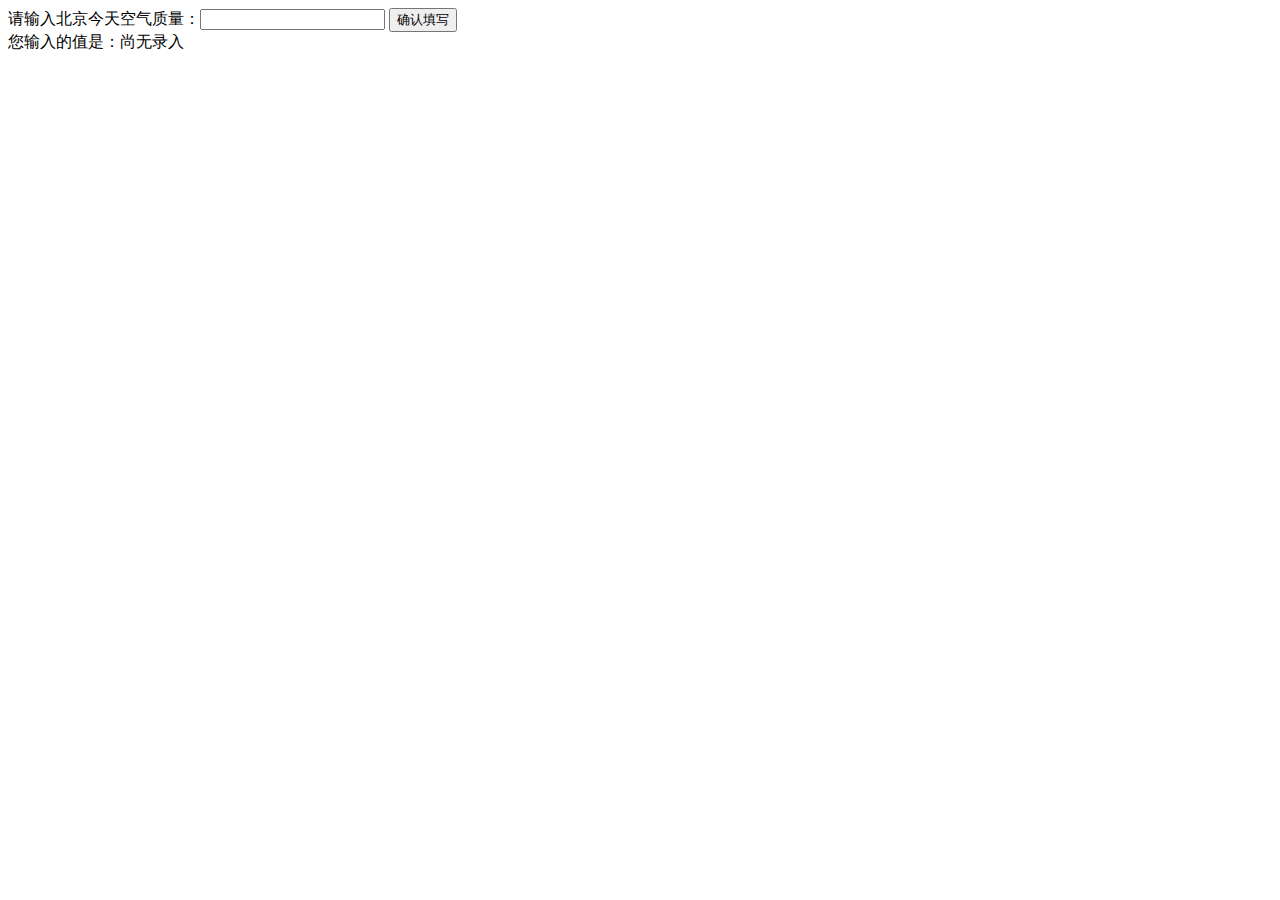
<file: ief/task13.html>
<!DOCTYPE html>
<html>
  <head>
    <meta charset="utf-8">
    <title>IFE JavaScript Task 01</title>
  </head>
<body>

  <label>请输入北京今天空气质量：<input id="aqi-input" type="text"></label>
  <button id="button">确认填写</button>

  <div>您输入的值是：<span id="aqi-display">尚无录入</span></div>

<script type="text/javascript">

(function() {
  var text=document.getElementsByTagName('input')[0];
  var btn=document.getElementsByTagName('button')[0]
  var div=document.getElementsByTagName('div')[0];
  var aqi=document.getElementById('aqi-display');
  
  btn.onclick=function(){
  	aqi.innerHTML=text.value==''?'尚无输入':text.value;
  }
})();

</script>
</body>
</html>
</file>
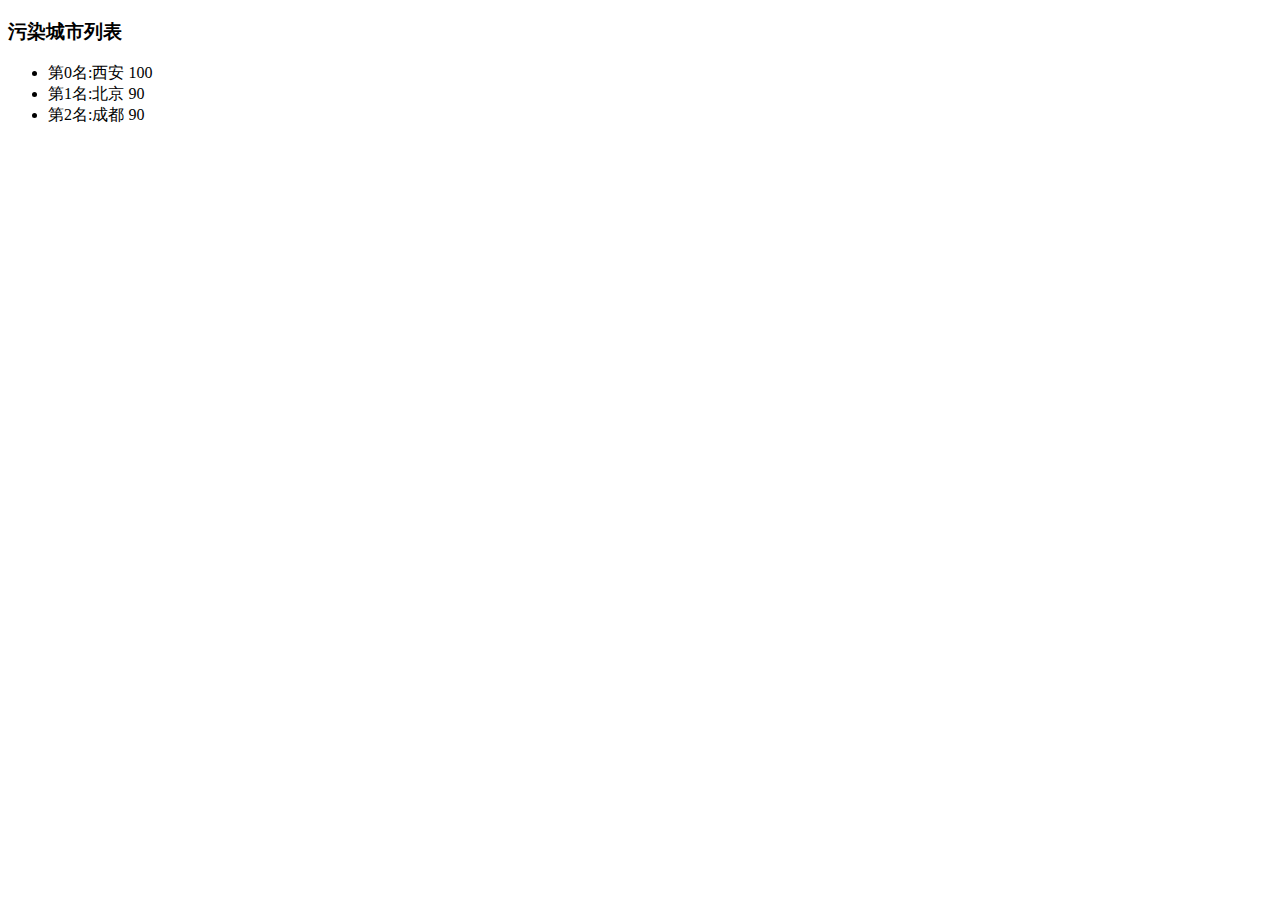
<file: ief/task14.html>
<!DOCTYPE html>
<html>
  <head>
    <meta charset="utf-8">
    <title>IFE JavaScript Task 01</title>
  </head>
<body>

  <h3>污染城市列表</h3>
  <ul id="aqi-list">
<!--   
    <li>第一名：福州（样例），10</li>
  	<li>第二名：福州（样例），10</li> -->
  </ul>

<script type="text/javascript">

var aqiData = [
  ["北京", 90],
  ["上海", 50],
  ["福州", 10],
  ["广州", 50],
  ["成都", 90],
  ["西安", 100]
];

(function () {
	var ul=document.getElementById('aqi-list');
	var str='';
	
	aqiData.sort(function(a,b){
			return b[1]-a[1];
	})
  	
  	for (var i=0;i<aqiData.length;i++) {
  		if(aqiData[i][1]>60){
  		   str+="<li>第"+i+"名:"+aqiData[i][0]+"  "+aqiData[i][1]+"</li>"
  		}
  	}
  	
  	ul.innerHTML=str;
  	
})();

</script>
</body>
</html>
</file>
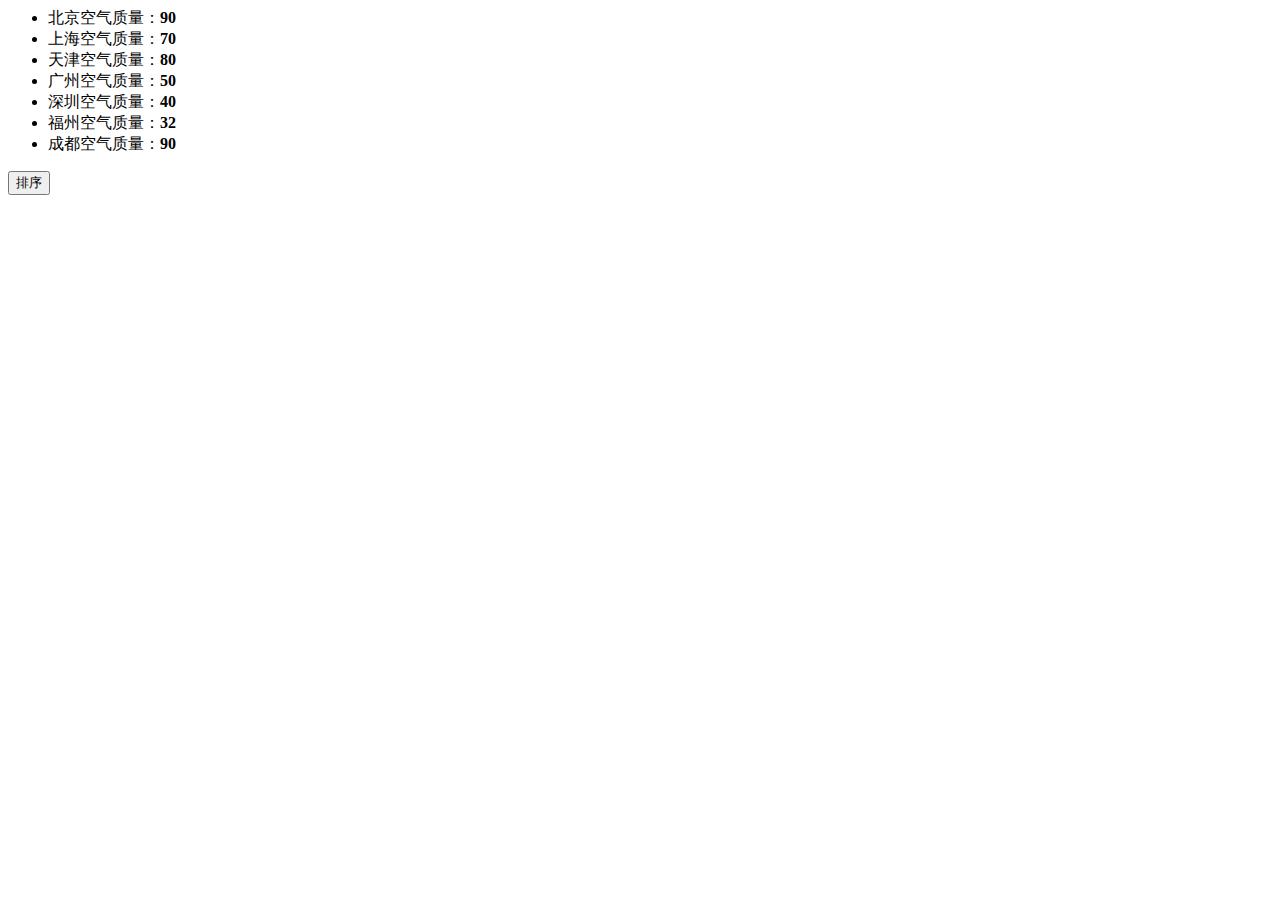
<file: ief/task15.html>
<!DOCTYPE>
<html>
  <head>
    <meta charset="utf-8">
    <title>IFE JavaScript Task 01</title>
  </head>
<body>

  <ul id="source">
    <li>北京空气质量：<b>90</b></li>
    <li>上海空气质量：<b>70</b></li>
    <li>天津空气质量：<b>80</b></li>
    <li>广州空气质量：<b>50</b></li>
    <li>深圳空气质量：<b>40</b></li>
    <li>福州空气质量：<b>32</b></li>
    <li>成都空气质量：<b>90</b></li>
  </ul>

  <ul id="resort">
    <!-- 
    <li>第一名：北京空气质量：<b>90</b></li>
    <li>第二名：北京空气质量：<b>90</b></li>
    <li>第三名：北京空气质量：<b>90</b></li>
     -->

  </ul>

  <button id="sort-btn">排序</button>

<script type="text/javascript">

/**
 * getData方法
 * 读取id为source的列表，获取其中城市名字及城市对应的空气质量
 * 返回一个数组，格式见函数中示例
 */
function getData() {
 var ul=document.getElementById('source');
 var lis=ul.getElementsByTagName('li');
 var data=[];
 for (var i=0;i<lis.length;i++){
 	var min=lis[i].innerText.split('：')
 	if(min[1]>60){
 		data.push(min)
 	}
 }
  return data;

}
/**
 * sortAqiData
 * 按空气质量对data进行从小到大的排序
 * 返回一个排序后的数组
 */
function sortAqiData(data) {
	data.sort(function(a,b){
		return b[1]-a[1]
	})
	return data
}
/**
 * render
 * 将排好序的城市及空气质量指数，输出显示到id位resort的列表中
 * 格式见ul中的注释的部分
 */
function render(data) {
	var resort=document.getElementById('resort');
	var arr=['一','二','三','四','五','六','七','八','九','十']
	str='';
	for (var i=0;i<data.length;i++) {
		str+="<li>第"+arr[i]+"名："+data[i][0]+":<b>"+data[i][1]+"</b></li>"
	}
	resort.innerHTML=str
}

function btnHandle() {
  var aqiData = getData();
  aqiData = sortAqiData(aqiData);
  render(aqiData);
}


function init() {

  // 在这下面给sort-btn绑定一个点击事件，点击时触发btnHandle函数
  var btn=document.getElementById('sort-btn')
	btn.onclick=function(){
		btnHandle()
	}
}

init();

</script>
</body>
</html>
</file>
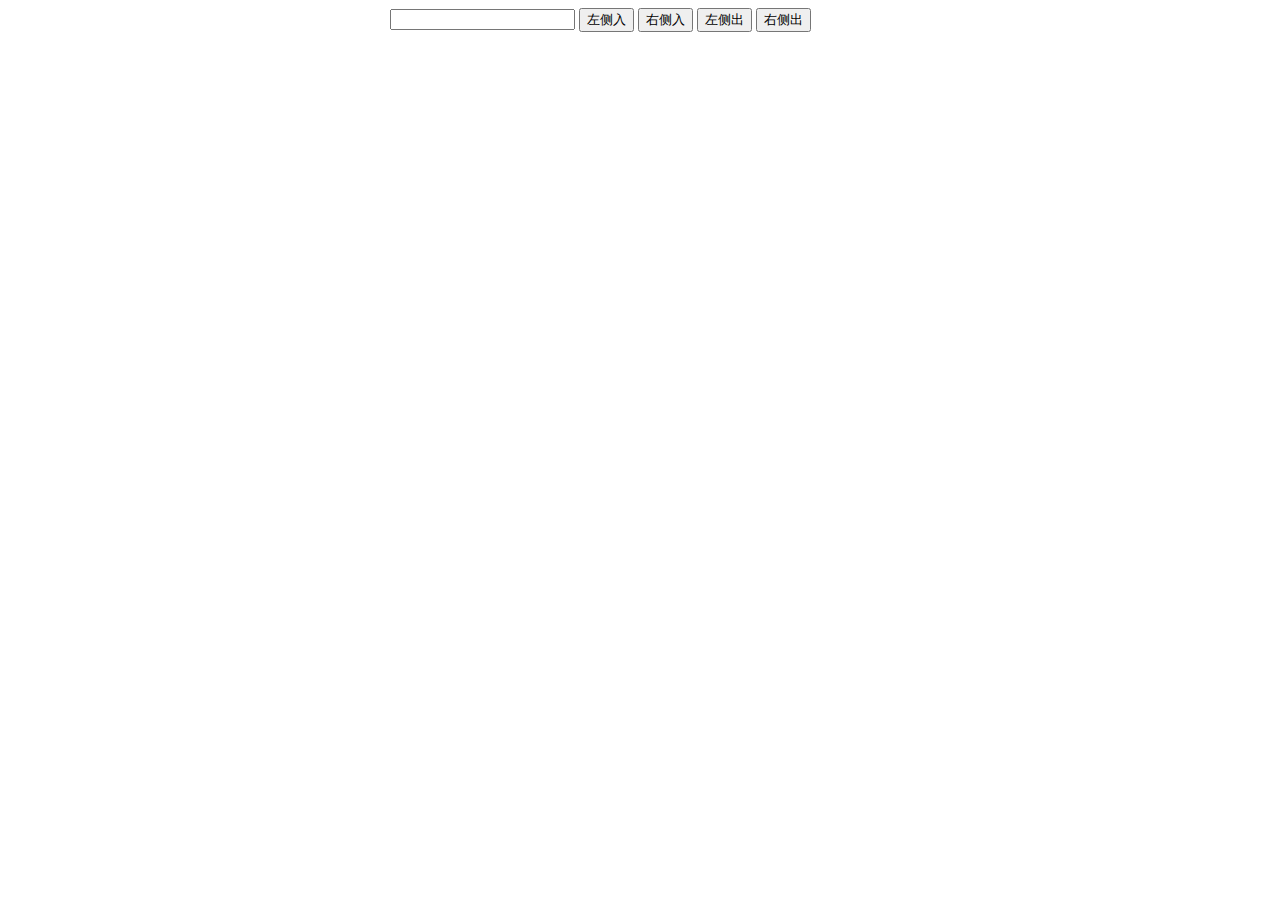
<file: ief/task18.html>
<!DOCTYPE html>
<html>
	<head>
		<meta charset="UTF-8">
		<title></title>
		<style>
			.box{
				width: 500px;
				margin: 0px auto;
			}
			.ul{
				list-style: none;
				margin: 0px;
				padding: 0px;
			}
			.box li{
				float: left;
				width: 50px;
				height: 26px;
				margin: 10px 10px;
				background: greenyellow;
				font-size: 16px;
				line-height: 26px;
			}
			.box li a{
				float: right;
				font-size: 12px;
			}
			.clear{
				zoom: 1;
			}
			.clear:after{
				display: block;
				content: "";
				clear: both;
			}
		</style>
	</head>
	<body>
		<div class="box">
			<input type="text"  /> 
			<button>左侧入</button>
			<button>右侧入</button>
			<button>左侧出</button>
			<button>右侧出</button>
			<ul class="ul clear">
			</ul>
		</div>
	</body>
</html>
<script>
	var text=document.getElementsByTagName('input')[0];
	var btns=document.getElementsByTagName('button');
	var ul=document.getElementsByTagName('ul')[0];
	var lis=document.getElementsByTagName('li');
	
	btns[1].onclick=function(){
		var li=fn();
		ul.appendChild(li)
	}
	btns[0].onclick=function(){
		var li=fn();
		ul.insertBefore(li,ul.children[0])
	}
	btns[2].onclick=function(){
		if(!ul.children[0]){
			return
		}
		ul.removeChild(ul.children[0])
	}
	btns[3].onclick=function(){
		if(!ul.children[0]){
			return
		}
		ul.removeChild(ul.children[lis.length-1])
	}
	
	
	
	function fn(){
		if(text.value==''){
			alert("请输入内容");
			return
		}
		if(isNaN(text.value)){
			alert("请输入数字");
			return
		}
		var li=document.createElement('li');
		li.innerHTML=text.value+"<a>删除</a>";
		li.onclick=function(){
			ul.removeChild(this)
		}
		return li
	}
</script>
</file>
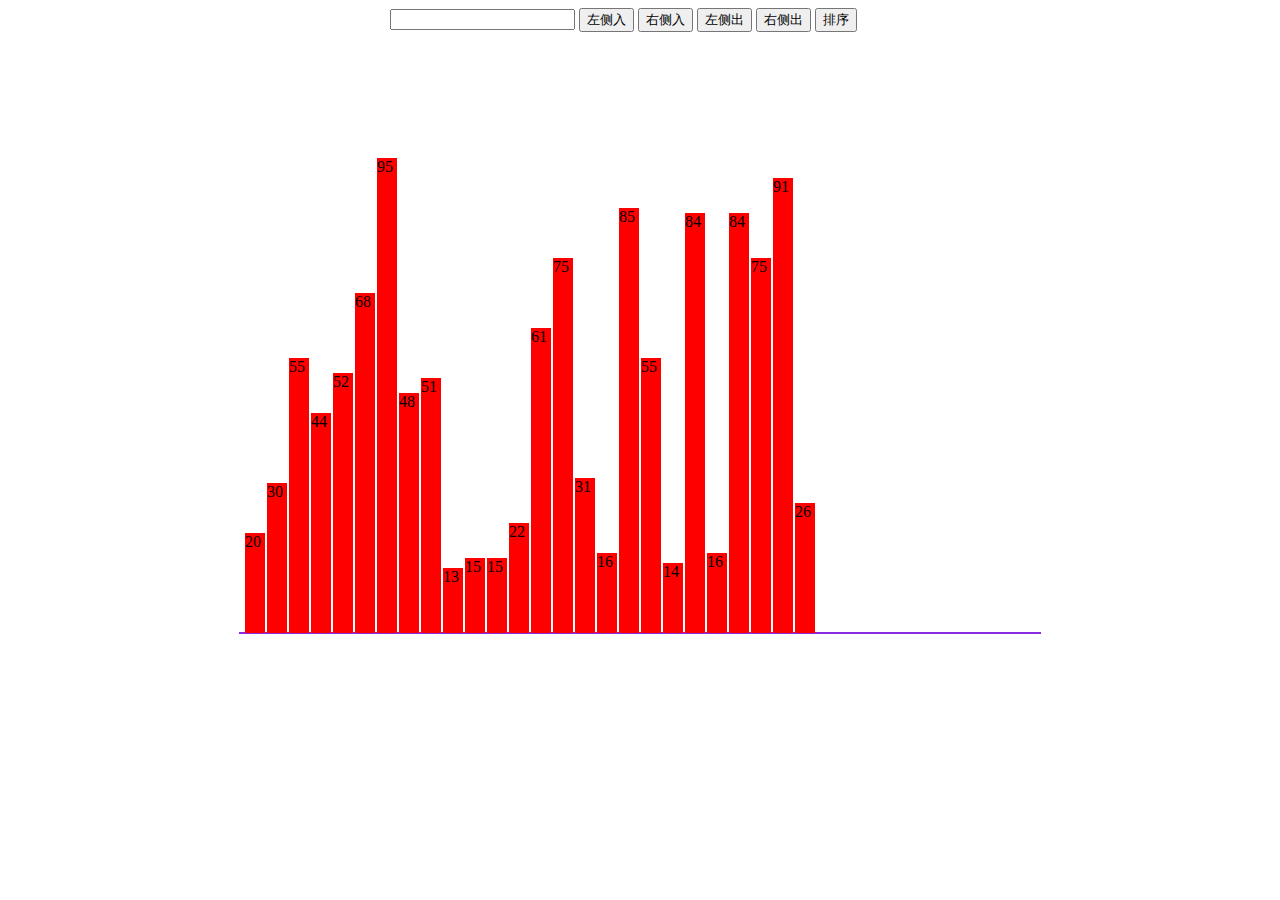
<file: ief/task19.html>
<!DOCTYPE html>
<html>
	<head>
		<meta charset="UTF-8">
		<title></title>
		<style>
			.box{
				width: 500px;
				margin: 0px auto;
			}
			.contain{
				width: 800px;
				margin: 600px auto 0px auto;
				border: 1px solid blueviolet;
			}
			.ul{
				list-style: none;
				margin: 0px;
				padding: 0px;
				position: relative;
			}
			li{
				width: 20px;
				margin: 0px 5px;
				position: absolute;
				background: red;
			}
			.clear{
				zoom: 1;
			}
			.clear:after{
				display: block;
				content: "";
				clear: both;
			}
		</style>
		
		
	</head>
	<body>
		<div class="box">
			<input type="text"  /> 
			<button>左侧入</button>
			<button>右侧入</button>
			<button>左侧出</button>
			<button>右侧出</button>
			<button>排序</button>
		</div>
		<div class="contain">
			<ul class="ul clear">
			
			</ul>
		</div>
	</body>
</html>
<script>
	var text=document.getElementsByTagName('input')[0];
	var btns=document.getElementsByTagName('button');
	var ul=document.getElementsByTagName('ul')[0];
	var lis=document.getElementsByTagName('li');
	var arrlist=[20,30,55,44,52,68,95,48,51,13,15,15,22,61,75,31,16,85,55,14,84,16,84,75,91,26];
	show();
	
	btns[1].onclick=function(){
		fn(1);
		show();
	}
	btns[0].onclick=function(){
		fn(0);
		show();
	}
	btns[2].onclick=function(){
		if(arrlist.length<1){
			return
		}
		arrlist.shift();
		show();
	}
	btns[3].onclick=function(){
		if(arrlist.length<1){
			return
		}
		arrlist.pop();
		show();
	}
		var star=0;
		var len=arrlist.length;
	btns[4].onclick=function(){
		setInterval(function(){
			paixu(star,len)
		},300)
	
	}
	function paixu(star,len){
		var num=null;
		for (var i=star;i<len;i++) {
			
			for(var j=0;j<arrlist.length-i;j++){
				
				if(arrlist[j]>arrlist[j+1]){
					num=arrlist[j];
					arrlist[j]=arrlist[j+1]
					arrlist[j+1]=num;
				}
			
			}
			show();
			break;
		
		}
		
		
		
		
		
	}
	
	
	function fn(num){
		if(text.value==''){
			alert("请输入内容");
			return
		}
		if(isNaN(text.value)){
			alert("请输入数字");
			return
		}
		if( ( text.value>=100 ) || (text.value<=10) ){
			alert("请输入10~~100间的数字")
			return;
		}
		var pos=Number(text.value);
		
		if(num==0) arrlist.unshift(pos);
		
		if(num==1) arrlist.push(pos);
	}
	
	
	function show(){
		str='';
		for (var i=0;i<arrlist.length;i++) {
			str+='<li style=top:'+ -arrlist[i]*5+'px;left:'+i*22+'px;height:'+arrlist[i]*5+'px;>'+arrlist[i]+'</li>'
		}
		ul.innerHTML=str;
	}
</script>
</file>
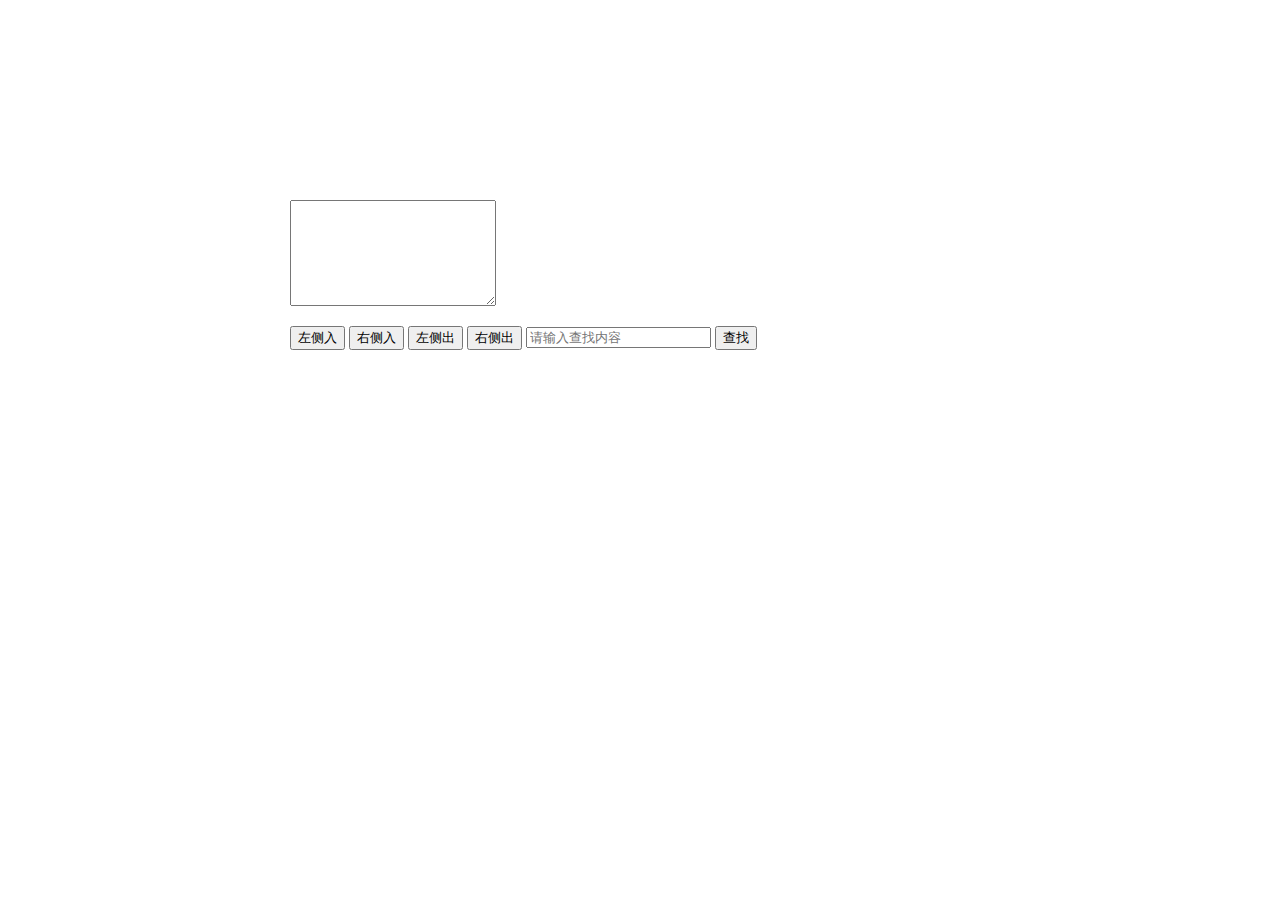
<file: ief/task20.html>
<!DOCTYPE html>
<html>
	<head>
		<meta charset="UTF-8">
		<title></title>
		<style>
			.box{
				width: 700px;
				margin: 200px auto 0px auto;
			}
			.ul{
				list-style: none;
				margin: 0px;
				padding: 0px;
			}
			textarea{
				display: block;
				width: 200px;
				height: 100px;
				margin: 20px 0px;
				
			}
			.box li{
				float: left;
				width: 200px;
				height:30px;
				margin: 10px 10px;
				background: greenyellow;
				font-size: 16px;
				line-height: 30px;
			}
			.box li a{
				float: right;
				font-size: 12px;
			}
			.clear{
				zoom: 1;
			}
			.clear:after{
				display: block;
				content: "";
				clear: both;
			}
			.active{
				color: red;
			}
		</style>
	</head>
	<body>
		<div class="box">
			<textarea id="text"></textarea> 
			<button>左侧入</button>
			<button>右侧入</button>
			<button>左侧出</button>
			<button>右侧出</button>
			<input type="text" placeholder="请输入查找内容" />
			<input type="button" value="查找" />
			<ul class="ul clear">
			</ul>
		</div>
	</body>
</html>
<script>
	var text=document.getElementsByTagName('textarea')[0];
	var btn=document.getElementsByTagName('input');
	var btns=document.getElementsByTagName('button');
	var ul=document.getElementsByTagName('ul')[0];
	var lis=document.getElementsByTagName('li');
	
	btns[1].onclick=function(){
		var li=fn();
		ul.appendChild(li)
	}
	btns[0].onclick=function(){
		var li=fn();
		ul.insertBefore(li,ul.children[0])
	}
	btns[2].onclick=function(){
		if(!ul.children[0]){
			return
		}
		ul.removeChild(ul.children[0])
	}
	btns[3].onclick=function(){
		if(!ul.children[0]){
			return
		}
		ul.removeChild(ul.children[lis.length-1])
	}
	btn[1].onclick=function(){
		for (var i=0;i<lis.length;i++) {
			lis[i].className='';
		}
		for (var i=0;i<lis.length;i++) {
			if(lis[i].innerText.indexOf(btn[0].value)!=-1){
				lis[i].className='active';
			}
		}
		
		
	}
	
	
	function fn(){
		if(text.value==''){
			alert("请输入内容");
			return
		}
		var li=document.createElement('li');
		li.innerHTML=text.value+"<a>删除</a>";
		li.onclick=function(){
			ul.removeChild(this)
		}
		return li
	}
</script>
</file>
<file: css/queries.css>
/* 320px (iPhone) */
@media screen and (max-width:320px) {
}
/* 480px (WVGA - Low End Windows Phone) */
@media screen and (max-width:480px) {
	.wrapper { background: #f3f5f8; height: 640px; }
	.iphone { display: none; }
	.fluid-white { display: none; }
	.wp2, .wp4, .wp5, .light-box { margin-bottom: 30px; }
	.legals { text-align: center; margin: 0; padding: 0; }
	.credit { text-align: center; }
}
/* xGA iPad */
@media screen and (max-width:1024px) {
	.wp3 { background-position: 50px 0; }
	.swag { background-attachment: scroll; }
	.subscribe { background-attachment: scroll; }
}
/* 1200px (Small Desktop, Netbook) */
@media screen and (max-width:1280px) {
	.wp3 { background-position: 50px 0; }
}
/* Bootstrap 990px Breakpoint to 480px */
@media screen and (min-width:480px) and (max-width:991px) {
	.iphone { display: none; }
	.fluid-white { display: none; }
	.wrapper { background: #f3f5f8; height: 540px; }
	.wp2, .wp4, .wp5, .light-box { margin-bottom: 30px; }
	.legals { text-align: center; margin: 0; padding: 0; }
	.credit { text-align: center; }
}
</file>
<file: css/detail.css>
/*detail页相关样式*/
.box{
	width: 1349px;
}
.tm_page .ico_home{
	width: 13px;
	height: 11px;
	background-position:0px 0px;
	float:left;
	margin: 7px 3px 0px 80px;
	overflow: hidden;
}
.head_search{
	height: 85px;
	border-bottom: 1px solid #c8baaa;
	position: relative;
}
.tmall_logol{
	position: absolute;
	top: 20px;
	left: 80px;
}
.sale_drec{
	width: 320px;
	height: 40px;
	position: absolute;
	top: 15px;
	left: 200px;
}
.sale_drec li{
	float: left;
}
.meizu_shop{
	width: 111px;
	height: 40px;
	border-left:1px solid #f0f0f0;
	border-right:1px dashed #f0f0f0;
}
.meizu_shop a{
	font: 13px/19px "宋体";
	color: #333333;
	margin-left: 10px;
}
.meizu_shop img{
	margin-left: 10px;
}
.logistics{
	width: 152px;
	height: 40px;
	border-right:1px solid #f0f0f0;
}
.descripte,.descripte_t{
	width: 30px;
	height: 40px;
	float: left;
}
.descripte span,.descripte_t span{
	font-size: 12px;
	color: #1f7700;
}
.descripte .description,.phone_shopping .description,.descripte_t .description{
	font: 12px/18px "宋体";
	color: #999;
}
.logistics img{
	margin: 15px 0px 0px 15px;
}
.phone_shopping{
	width: 36px;
	height: 40px;
	margin-left: 12px;
}
.search_tmall{
	width: 540px;
	height: 36px;
	position: absolute;
	top: 19px;
	right: 80px;
}
#search{
	width: 457px;
	height: 30px;
	border: 3px solid #296ecc;
	font: 13px/30px ""宋体;
	color: #666666;
	position: absolute;
}
#search_btn{
	width: 82px;
	height: 30px;
	font: 16px/30px "宋体";
	color: #fff;
	background-color: #296ecc;
	cursor: pointer;
	position: absolute;
	top: 3px;
	right: 80px;	
}
#search_shop_btn{
	width: 80px;
	height: 36px;
	font: 16px/30px "宋体";
	color: #fff;
	background-color: #333;
	cursor: pointer;
	position: absolute;
	top: 0px;
	right: 0px;	
}
.official{
	height: 115px;
}
.official .official_logo{
	float: left;
	margin: 50px 0px 0px 182px;
}
.selling{
	width: 420px;
	height: 95px;
	float: right;
	font-size: 0px;
	margin: 10px 190px 0px 0px;
}
.content{
	height: 4100px;
	background: url(../img/home_bg.jpg) no-repeat 180px 0px;
}
.content_nav{
	height: 30px;
	top: 5px;
	position: relative;
	font-size: 0px;
	background-color: #009ffa;
}
.typeface a{
	font: 16px/30px "宋体";
	color: #eff4fa;
}
.nav_line{
	font: 16px/30px "宋体";
	color: #eff4fa;
	margin: 0 25px;
}
.home_nav a{
	width: 75px;
	height: 30px;
	font: 16px/30px "宋体";
	color: #eff4fa;
	text-align: center;
	display: inline-block;
	background-color: #f84a2f;
}
.sales_practice{
	height: 657px;
	border-top: 1px solid #fff;
}
.meizu_office{
	width: 420px;
	height: 636px;
	float: left;
	margin-left: 100px;
}
.meizu_office .meizu_pic img{
	margin-top: 18px;
}
.meizu_office .Baby_details{
	width: 420px;
	height: 180px;
	font-size: 0px;
}
.Baby_details a img{
	margin: 22px 20px 0px 0px;
}
.Baby_details_text{
	width: 420px;
	height: 30px;
	margin-top: 36px;
	font-size: 0;
}
.Baby_details_text img{
	margin: 9px 5px 0px 20px;
}
.Baby_details_text .share{
	font: 12px/30px "宋体";
	color: #929491;
}
.detail_stiuation{
	width: 529px;
	height: 636px;
	border-right: 1px solid #f2f2f2;
	float: left;
}
.Flagship_store{
	margin: 18px 0px 0px 15px;
}
.Flagship_store a{
	font: 16px/23px "宋体";
	color: #00000b;
	font-weight: bold;
}
.comment{
	font: 14px/21px "宋体";
	color: #ff0f00;
}
.price_meizu{
	width: 510px;
	height: 42px;
	font-size: 0px;
	background-color: #e4e4e4;
}
.price_mz{
	font: 12px/42px "宋体";
	color: #97959a;
}
.tm_yen{
	font: 18px/42px arial;
	color: #c40000;
	margin-left: 42px;
}
.tm_price{
	font: 24px/42px arial;
	color: #c40000;
}
.freight{
	width: 510px;
	height: 45px;
	font-size: 0px;
}
.fare_mz{
	font-size: 12px;
	line-height: 45px;
	color: #97959a;
}
.freight img{
	margin-top: 20px;
}
.accumulative{
	width: 508px;
	height: 36px;
	font-size: 0px;
	border-top: 1px dashed #e5e5e5;
	border-bottom: 1px dashed #e5e5e5;
}
.evaluation a{
	font-size: 12px;
	line-height: 36px;
	color: #97959a;
}
.numb_eva{
	font: 12px/36px arial;
	color: #c50421;
}
.numb_evalulate{
	font: 12px/36px arial;
	color: #157a00;
}
.accumulate_line{
	font: 16px/36px arial;
	color: #e5e5e5;
	margin: 0px 77px 0px 90px;
}
.label{
	width: 525px;
	height: 274px;
	margin-top: 11px;
}
.label_one{
	height: 51px;
	font-size: 0px;
}
.label_one_text{
	font: 12px/51px "宋体";
	color: #8a8a8a;
}
.label_one img{
	margin: 5px 6px 0 0;
}
.Package{
	height: 43px;
	font-size: 0px;
}
.Package_text{
	font: 12px/43px "宋体";
	color: #8a8a8a;
}
.Package a{
	font-size: 12px;
	color: #040807;
	line-height: 28px;
	width: 55px;
	height: 28px;
	display: inline-block;
	text-align: center;
	border: 1px solid #bababa;
	margin-right: 6px;
	*margin-top: 5px;
}
.Standard img{
	margin: 5px 5px 0 0;
}
.memory{
	height: 41px;
	font-size: 0px;
}
.memory_text{
	font: 12px/41px "宋体";
	color: #8a8a8a;
}
.memory a{
	font: 12px/28px "宋体";
	color: #0c0000;
	width: 48px;
	height: 28px;
	display: inline-block;
	text-align: center;
	border: 1px solid #b9b9b9;
	margin-right: 6px;
	*margin-top: 5px;
}
.Delivery_time{
	height: 26px;
	font-size: 0px;
}
.Delivery_time_text{
	font: 12px/26px "宋体";
	color: #939393;
}
.number_meizu{
	height: 37px;
	font-size: 0px;
}
.number_meizu_text{
	font: 12px/37px "宋体";
	color: #939393;
}
.number_shop img{
	margin-top: 3px;
}
.Service_commitment{
	height: 33px;
	font-size: 0px;
}
.Service_commitment_pic img{
	margin-top: 4px;
}
.Genius a{
	font: 12px/33px "宋体";
	color: #3057a4;
}
.buy{
	height: 76px;
	font-size: 0px;
}
.buy a{
	font: 16px/38px "宋体";
	color: #c70004;
	width: 175px;
	height: 38px;
	display: inline-block;
	text-align: center;
	border: 1px solid #c70012;
	background-color: #ffeced;
	margin: 18px 10px 0px 76px;
	float: left;
}
.Join_shopping_cart{
	float: left;
	width: 180px;
	height: 40px;
	margin-top: 18px;
	background-color: #c40001;
}
.Join_shopping_cart img{
	margin: 15px 5px 0px 40px;
}
.Join_shopping_cart span{
	font: 16px/38px "宋体";
	color: #fff9eb;
	text-align: center;
}
.Payment_method{
	height: 36px;
	font-size: 0px;
}
.pay_way a{
	font: 12px/36px "宋体";
	color: #5a6264;
	margin-left: 443px;
}
.Payment_method img{
	margin-top: 15px;
}
.look_again{
	width: 279px;
	height: 636px;
	float: left;
	background: url(../img/see_ag.jpg) no-repeat 0 0;
}
.see_again span{
	font: 13px/27px "宋体";
	color: #999999;
	margin-left: 76px;
}
.Headset img{
	margin: 19px 0px 0px 45px;
}
.Headset_price a{
	font: 10px/20px arial;
	color: #404040;
	margin-left: 78px;
}
.Headset_text{
	font: 12px/23px "宋体";
	color: #62574e;
	margin-left: 20px;
}
.meizu_phone img{
	margin: 23px 0px 0px 45px;
}
.meizu_phone_price a{
	font-size: 10px;
	font-family: arial;
	color: #404040;
	margin-left: 78px;
}
.meizu_Headset img{
	margin: 29px 0px 0px 45px;
}
.up_down img{
	margin: 22px 0px 0px 45px;
}
.main_content{
	border-bottom: 1px solid #d1d7dc;
}
.side_content{
	width: 190px;
	height: 752px;
	margin-left: 80px;
	float: left;
}
.side_bt_head{	
	width: 188px;
	height: 32px;
	border-bottom: 1px solid #e6e6e6;
	background-color: #f9f9f9;
}
.baby_list{
	padding-left: 10px;
	font: 12px/32px "微软雅黑";
    color: #191d20;
}
.sell_weight{
	width: 94px;
	height: 28px;
	display: inline-block;
	font: 12px/28px "微软雅黑";
    color: #191d20;
    text-align: center;
}
.collect_numb{
	width: 94px;
	height: 28px;
	display: inline-block;	
	font: 12px/28px "微软雅黑";
    color: #191d20;
    text-align: center;
    background-color: lightgrey;
    float: right;
}
.content_side{
	width: 168px;
	margin: 0 auto;
}
.content_side_1{
	height: 81px;
	border-bottom: 1px solid #ede5e3;
}
.content_side_text{
	font: 12px/19px "宋体";
    color: #666;
    float: right;
    margin: 16px 35px 0 0;
}
.content_side_price{
	font: 10px/16px "微软雅黑";
    color: #ea493d;
 	float: right;
 	margin-right: 53px;	
}
.had_sell{
	font: 12px/20px "宋体";
    color: #999999;
 	float: right;	
 	margin-right: 30px;
}
.content_side_1 img{
	margin: 20px 0 0 5px;
	float: left;
}
.check_more{
	font: 12px/42px "宋体";
    color: #666;
    text-align: center;
}
.center_content{
	width: 990px;
	float: left;
	margin-left: 10px;
	background-color: #fbfbfb;
}
.Authentication{
	width: 188px;
	height: 229px;
	border: 1px solid #e4e4e4;
}
.Authenticate_head{
	height: 48px;
	position: relative;
	background-color: #fbfbfb;
	border-bottom: 1px solid #e4e4e4;
}
.Authenticate_head img{
	position: absolute;
	top: 14px;
	left: 105px;
}
.store_mzd{
	font: 12px/48px "微软雅黑";
	color: #191d20;
}
.Authenticate_content{
	height: 180px;
	/*font-size: 0px;*/
}
.Elec_certi{
	height: 32px;
}
.Elec_certi img{
	margin-left: 29px;
}
.Elec_certi_text{
	font: 12px/32px "宋体";
	color: #8d9075;
	margin-left: 7px;
}
.logistics_main{
	width: 188px;
	height:55px;
}
.logistics_main .descripte_t{
	margin-left: 32px;
}
.come_in a{
	display: inline-block;
	width: 72px;
	height: 26px;
	background-color: #333333;
	font: 12px/26px "宋体";
	color: #fff;
	margin-left: 19px;
	text-align: center;
}
.Collection a{
	display: inline-block;
	width: 70px;
	height: 24px;
	background-color: #f2f2f2;
	border: 1px solid #cccccc;
	font: 12px/26px "宋体";
	color: #2d232b;
	text-align: center;
	margin-left: 6px;
}
.side_content_bt{
	width: 188px;
	height: 509px;
	border: 1px solid #e5e5e5;
}
.center_content .left{
	width: 790px;
	background-color: #fff;
	float: left;
}
.center_content_head{
	height: 48px;
	font-size: 0;
	border: 1px solid #e2e2e2;
	border-left: none;
	background: url(../img/top_detail.jpg) no-repeat left top;
}
.prodtct_detail{
	display: inline-block;
	width: 88px;
	border-right: 1px solid #cfbfb1;
	border-left: 1px solid #cfbfb1;
	font: 12px/47px "宋体";
	color: #b10000;
	text-align: center;
}
.prodtct_detail_text{
	font: 12px/47px "宋体";
	color: #333333;
	cursor: pointer;
}
.line_dashed{
	font-size:  14px;
	line-height: 47px;
	color: #d2d2d2;
	margin: 0 20px;
}
.name_product{
	height: 193px;
	border: 1px solid #e2e2e2;
	border-top: none;
}
.name_meizu{
	font: 12px/56px "宋体";
	color: #666666;
	margin-left: 20px;
}
.name_meizu .style_name{
	color: #617cda;
}
.name_meizu img{
	margin: 17px 0 0 15px;
}
.product_num{
	font: 12px/35px "宋体";
	color: #999999;
	margin-left: 20px;
}
.product_color{
	font: 12px/29px "宋体";
	color: #666;
	margin-left: 20px;
}
.product_exynos{
	font: 12px/29px "宋体";
	color: #666;
	margin-left: 38px;
}
.product_exynos_1{
	font: 12px/29px "宋体";
	color: #666;
	margin-left: 60px;
}
.product_exynos_2{
	font: 12px/29px "宋体";
	color: #666;
	margin-left: 130px;
}
.center_content .right{
	width: 144px;
	float: right;
}
.Common_problem{
	width: 790px;
	height: 55px;
	background-color: #f6f6f6;
	margin: 10px 0;
}
.Common_problem a{
	font: 12px/39px "宋体";
	color: #33332b;
}
.Cumulative_head{
	height: 30px;
	background-color: #8d0102;
}
.Cumulative_head a{
	font: 12px/30px "宋体";
	color: #fff;
	margin-left: 15px;
}
.Cumulative_evaluation_content{
	width: 790px;	
}
.Description{
	border: 1px solid #c8c8c8;
    padding: 10px 0;
}
.Description_left{
	width: 75px;
    padding: 0 20px;
    border-right: 1px dotted #ddd;
    text-align: center;
    display: inline-block;
    
}
.Description_left h4{
	color: #404040;
    font-size: 12px;
    font-weight: 100;
}
.Description_left strong{
	color: #f60;
    font-family: arial;
    font-size: 32px;
    line-height: 32px;
    margin: 0 2px;
}
.Description_right{
	padding-left: 90px;
    padding-top: 22px;
    width: 450px;
    display: inline;
}
.graph-desc{
    padding-left: 225px;
    position: relative;
    top: -25px;
}
.graph-desc li{
    float: left;
    width: 80px;
    text-align: center;
    color: gray;
    font: 12px/1.5 "宋体";
}
.Chase_ratings{
    border: 1px solid #c8c8c8;
    height: 24px;
    line-height: 24px;
    padding: 5px 10px;
    text-align: right;
    background-color: #efefef;
}
.Chase_ratings span input{
    margin-right: 3px;
    display: inline-block;
    vertical-align: middle;
}
.rate_filter{
	float: left;
    overflow: hidden;
    padding-left: 2px;
    font-size: 0;
}
label{
	color: gray;
    font: 12px/1.5 "宋体";
    padding-right: 5px;
    display: inline-block;
    position: relative;
    top: 4px;
}
.rate_right{
	float: right;
    overflow: hidden;
    padding-left: 2px;
    font-size: 0;
}
.tm_current{
	display: inline-block;
    height: 20px;
    width: 81px;
    border: 1px solid #c8c8c8;
    background: url(../img/daojiao.jpg) no-repeat 64px 8px;
    position: relative;
    top: 3px;
}
.tm_current a{
	font-size: 12px;
	color: grey;
 	line-height: 20px;
 	margin-right: 27px;
}
.rate_grid{
	width: 100%;
	height: 285px;
    border-bottom: 1px solid #e3e3e3;
}
.tm_col_master{
	width: 494px;
    padding-right: 30px;
    padding: 16px 7px;
    float: left;
}
.tm_col_master p{
	color: #4c4e43;
    font: 12px/20px "宋体";
}
.tm_col_master_pic img{
	margin-top: 10px;
}
.tm_col_master .explain{
	color: #9d9a55;
	 font: 12px/20px "宋体";
}
.tm_col_right{
    color: #999;
    padding: 16px 7px;
}
.rate_sku{
	font: 12px/20px "宋体";
    margin-bottom: 3px;
    margin: 100px 0 0 20px;
    float: left;
}
.rate_sku span{
	color: #4c4e43;
}
.name_user{
	float: right;
    margin: 124px 26px 0px 10px;
}
.right img{
	margin-top: 17px;
}
.right_text{
	font: 12px/40px "宋体";
	color: #999999;
}
.foot_search{
	width: 1190px;
	height: 598px;
	margin: 0 auto;
}
.foot_nav{
	width: 1183px;
	height: 28px;
	font-size: 0;
	border: 1px solid #ececec;
}
.ask{
	font: 12px/28px "宋体";
	color: #afacb7;
}
.foot_nav a,.foot_nav .foot_nav_line{
	font: 12px/28px "宋体";
	color: #615f62;
}
.foot_head{
	width: 1190px;
	height: 49px;
}
.foot_head h3{
	font: 16px/46px "宋体";
	color: #666;
	float: left;
}
.more_hot{
	font: 12px/46px "宋体";
	color: #666;
	float: right;
}
.foot_hot_product{
	width: 1190px;
	height: 334px;
}
.doraemon{
	width: 229px;
	height: 332px;
	border: 1px solid #f5f5f5;
	border-radius: 2px;
	float: left;
}
.meizu_hot_pic img{
	width: 219px;
	height: 220px;
	border: 1px solid #ccc;
	margin: 4px 4px 0px 4px;
}
.product_price .price_1{
	font-size:13px;
	color: #cc0000;
}
.product_price .price_2{
	font-size:18px;
	color: #cc0000;
}
.product_price .price_3{
	font-size:13px;
	color: #999999;
	text-decoration: line-through;
}
.product_price .detail_text_meiz .i_line{
	font:12px/23px "宋体";
	color: #613361;
}
.product_price .detail_text_meiz .i_line{
	font:12px/23px "宋体";
	color: #6c7f86;
}
.store_meizu{
	height: 23px;
}
.store_meizu a{
	font:12px/23px "宋体";
	color: #999;
	text-decoration: underline;
	float: left;
}
.store_meizu .free{
	font:12px/23px "宋体";
	color: #999;
	float: right;
}
.store .free{
	font-size: 12px;
	line-height: 32px;
	color: #999;
}
.Baby_details{
	width: 212px;
	height: 28px;
	border-top: 1px solid #f5f5f5;
}
.foot_research{
	width: 1190px;
	height: 84px;
}
.foot_research{
	position: relative;
}
.foot_research #search{
	width: 591px;
	height: 30px;
	border: 3px solid #ba1324;
	font: 13px/30px ""宋体;
	color: #000;
	position: absolute;
	top: 27px;
	left: 330px;
}
.foot_research #search_btn{
	width: 87px;
	height: 30px;
	font: 14px/30px "宋体";
	color: #fff;
	background-color: #60473b;
	cursor: pointer;
	position: absolute;
	top: 30px;
	right: -328px;	
}
.feedback{
	height: 36px;
	margin-top: 18px;
}
.feedback span{
	font-size: 12px;
	color: #0e1420;
	line-height: 36px;
}
.immediately{
	color: #3265b4;
}
.feedback img{
	margin-top: 10px;
}
.search_foot{
	height: 529px;
	background-color: #f5f5f5;
	overflow: hidden;
}
.foot_middle_search{
	height: 363px;
	background: url(../img/cat.jpg) no-repeat 90px 340px;
	background-color: #fff;
}
.search_foot_bot{
	margin: 0 auto;
	height: 195px;
	border-top: 1px solid #015cc5;
	background-color: #0060c4;	
}
.search_foot_bot .nav_1{
	height: 25px;
	margin: 12px 0px 0px 90px;
	font-size: 0px;
	word-spacing: 7px;
} 
.search_foot_bot .nav_2{
	height: 50px;
	width: 1180px;
	margin-right: 70px;
	font-size: 0px;
} 
.foot_middle_search .foot_middle_top{
	width: 1190px;
	height: 150px;
	margin: 0 auto;
	border-bottom: 1px solid #f1f1f1;	
}
</file>
<file: css/header.css>
/*头部*/
.top_nav{
	height: 26px;
	font: 12px/26px "宋体";
	border-bottom: 1px solid #e5e5e5;
	background-color: #f2f2f2;
}
.ico{
	background: url(../img/ico_bg.png) no-repeat;
}
.ico_home{
	width: 13px;
	height: 11px;
	background-position:0px 0px;
	float:left;
	margin: 7px 3px 0px 33px;
	overflow: hidden;
}
.tm_page{
	float: left;
}
.tm_page a{
	font: 12px/26px "宋体";
	color: #999;
}
.tm_login{
	float: left;
	margin-left: 20px;
}
.tm_login a,.tm_login span{
	font: 12px/26px "宋体";
	color: #999;
	float: left;
	margin-right: 20px;
	*display: inline-block;
}
.tm_login_right{
	width: 640px;
	height: 26px;
	margin-right: 35px;
	float: right;
}
.tm_login_right a{
	width: 48px;
	height: 12px;
	color: #999;
}
.tm_login_right li{
	float: left;
	*vertical-align: top;
}
.tm_login_right img{
	margin: 12px 17px 0px 2px;
}
.ico_heart{
	width: 12px;
	height: 11px;
	background-position:0px -12px;
	float:left;
	margin: 7px 3px 0px 0px;
	overflow: hidden;
}
.ico_car{
	width: 13px;
	height: 11px;
	background-position:0px -24px;
	float:left;
	margin: 7px 4px 0px 18px;
	overflow: hidden;
}
.collect{
	margin-left: 20px;
}
.tm_collect img{
	margin: 12px 12px 0px 2px;
}
.line{
	font: 12px/26px "宋体";
	color: #999;
}
.ico_phone{
	width: 8px;
	height: 12px;
	background-position:0px -36px;
	float:left;
	margin: 7px 4px 0px 13px;
	overflow: hidden;
}
.support img{
	margin: 12px 18px 0px 2px;
}
.ico_nav{
	width: 12px;
	height: 11px;
	background-position:0px -49px;
	float:left;
	margin: 7px 5px 0px 0px;
	overflow: hidden;
}
.tm_nav img{
	margin: 12px 4px 0px 2px;
}
.foot{
	height: 784px;
	background-color: #f5f5f5;
	overflow: hidden;
}
.end_area{
	height: 206px;
	background-color: #f5f5f5;
	border-bottom: 1px solid #d6d6d8;
}
.end_area .end_pic{
	margin-left: 555px;
	padding-top: 13px;
}
.end_area .mr_bu{
	margin-left: 18px;
	padding-top: 14px;
}
.foot_middle{
	height: 363px;
	background: url(../img/cat.jpg) no-repeat 48px 340px;
	background-color: #fff;
}
.foot_middle_top{
	width: 1190px;
	height: 150px;
	margin-left: 38px;
	border-bottom: 1px solid #f1f1f1;	
}
.good{
	width: 251px;
	height: 50px;
	border-right:1px solid #cdcdcd;
	position: relative;
	top: 50px;
	left: 45px;
	float: left;
}
.guarantee a{
	font-size: 17px;
	color: #131313;
}
.guarantee{
	position: absolute;
	top: 4px;
	left: 65px;	
}
.escort{
	font-size: 15px;
	color: #868686;
	position: absolute;
	top: 29px;
	left: 65px;	
}
.seven{
	width: 251px;
	height: 50px;
	border-right:1px solid #cdcdcd;
	position: relative;
	top: 50px;
	left: 327px;
}
.seven img,.good img{
	position: absolute;
	top: 0px;
	left: 0px;
}
.very{
	width: 251px;
	height: 50px;
	border-right:1px solid #cdcdcd;
	position: relative;
	top: 0px;
	left: 624px;
}
.help{
	width: 251px;
	height: 50px;
	position: relative;
	top: -50px;
	left: 946px;
}
.foot_middle_bot{
	overflow: hidden;
}
.guide{
	width: 238px;
	margin: 26px 0px 0px 90px;
	float: left;
}
.guide .shopping,.ensure .shopping,.code .shopping{
	font: 16px/27px "宋体";
	color: #5f657f;
}
.guide a,.ensure a,.code a{
	font: 12px/20px "宋体";
	color: #7399c8;
	display: block;
}
.ensure{
	width: 238px;
	height: 170px;
	float: left;
	margin: 26px 0px 0px 0px;
}
.code{
	width: 120px;
	float: left;
	margin: 26px 0px 0px 0px;
}
.foot_bot{
	margin: 0 auto;
	height: 194px;
	border-top: 2px solid #cc0000;
	background-color: #000;
}
.nav_1{
	height: 25px;
	margin: 12px 0px 0px 48px;
	font-size: 0px;
	word-spacing: 7px;
}
.nav_1 a{
	font: 12px/25px "宋体";
	color: #fffcdc;
	margin-right: 6px;
}
.nav_2{
	height: 50px;
	width: 1180px;
	margin-left: 48px;
	font-size: 0px;
} 
.nav_2 a{
	font: 12px/25px "宋体";
	color: #fffcdc;
}
.nav_2 .foot_line{
	font: 12px/25px "宋体";
	color: #f2f5fa;
	margin: 0px 6px 0px 4px;
}
.nav_3{
	height: 40px;
	margin-left: 48px;
	margin-top: 9px;
}
.nav_3 span{
	font: 12px/20px "宋体";
	color: #a8b0b2;	
	margin-right: 65px;
	white-space: nowrap;
}
.copyright{
	font: 12px/20px "宋体";
	color: #a8b0b2;
	margin-left: 48px;
}
.copyright .cricle_c{
	font: 12px/20px arial;
	color: #a8b0b2;
}
</file>
<file: css/tool.css>
.clearfix{
	zoom:1;
}
.clearfix:after{
	content: "";
	display: block;
	clear: both;
}
.wrap{
	width: 1265px;
	margin: 0 auto;
}
.frame{
	border-left: 18px solid #f5f5f5;
	border-right: 47px solid #f5f5f5;
	margin: 0 auto;
}
.chara{
	width: 1200px;
}
.rese_w{
	width: 1349px;
	margin: 0 auto;
}
.mt14{
	margin-top: 14px;
}
.mt21{
	margin-top: 21px;
}
.mt28{
	margin-top: 28px;
}
.mt9{
	margin-top: 9px;
}
.mt5{
	margin-top: 5px;
}
.mt50{
	margin-top: 50px;
}
.mt10{
	margin-top: 10px;
}
.mt47{
	margin-top: 47px;
}
.mr8{
	margin-right: 8px;
}
.mr7{
	margin-right: 7px;
}
.mr5{
	margin-right: 5px;
}
.mr4{
	margin-right: 4px;
}
.mr120{
	margin-right: 120px;
}
.mr20{
	margin-right: 20px;
}
.mr125{
	margin-right: 125px;
}
.mr10{
	margin-right: 10px;
}
.mr90{
	margin-right: 90px;
}
.mr9{
	margin-right: 9px;
}
.mr145{
	margin-right: 145px;
}
.mr50{
	margin-right: 50px;
}
.mr55{
	margin-right: 55px;
}
.mr40{
	margin-right: 40px;
}
.mr42{
	margin-right: 42px;
}
.mr30{
	margin-right: 30px;
}
.mr35{
	margin-right: 35px;
}
.mb14{
	margin-bottom: 14px;
}
.mb10{
	margin-bottom: 10px;
}
.mb21{
	margin-bottom: 21px;
}
.mb12{
	margin-bottom: 12px;
}
.ml3{
	margin-left: 3px;
}
.ml5{
	margin-left: 5px;
}
.ml7{
	margin-left: 7px;
}
.ml14{
	margin-left: 14px;
}
.ml39{
	margin-left: 39px;
}
.ml12{
	margin-left: 12px;
}
.ml10{
	margin-left: 10px;
}
.ml29{
	margin-left: 29px;
}
.ml15{
	margin-left: 15px;
}
.ml13{
	margin-left: 13px;
}
.ml4{
	margin-left: 4px;
}
.ml6{
	margin-left: 6px;
}
.ml20{
	margin-left: 20px;
}
.ml32{
	margin-left: 32px;
}
.ml35{
	margin-left: 35px;
}
.ml50{
	margin-left: 50px;
}
.ml55{
	margin-left: 55px;
}
.ml90{
	margin-left: 90px;
}
.ml100{
	margin-left: 100px;
}
.ml145{
	margin-left: 145px;
}
.ml180{
	margin-left: 180px;
}
.footer_w{
	width: 1349px;
	margin: 0 auto;
}
.bg{
	background-color: #fff;
}
</file>
<file: css/fixIE.css>
/*IE兼容问题*/
.fix{
	*position: absolute;
	*top: 80px;
	*right: 39px;
}
.characteristic_market{
	*height: 338px;
}
.suit_dress li{
	float: left;
}
.gril_meetingplace{
	width: 274px;
	height: 70px;
	margin: 10px 0px 0px 10px;
}
.new_winter{
	width: 274px;
	height: 67px;
	margin: 17px 0px 0px 10px;
}
.all_match{
	width: 274px;
	height: 72px;
	margin: 17px 0px 0px 10px;
}
.subaru_pic img{
	position: absolute;
	top: 93px;
}
.seven{
	width: 251px;
	height: 50px;
	border-right:1px solid #cdcdcd;
	position: relative;
	top: 50px;
	left: 75px;
}
.office{
	margin-right: 180px;
}
.banner_text{
	margin: 10px 40px 0px 0px;
}
.logistics img{
	margin: 15px 0px 0px 5px;
}
.selling{
	margin: 10px 100px 0px 0px;
}
.Baby_details img{
	margin: 22px 19px 0px 0px;
}
.meizu_office{
	width: 420px;
	height: 637px;
	float: left;
	margin-left:50px;
}
.Flagship_store{
	margin-top: 0px;
}
.side_content{
	width: 190px;
	height: 752px;
	margin-left: 40px;
	float: left;
/*	background-color: darkblue;*/
}
.logistics_main .descripte_t{
	margin-left: 16px;
}
.Baby_details a img {
    margin: 22px 18px 0px 0px;
}
.Baby_details_text img {
    margin: 0px 5px 0px 20px;
}
.collect_numb {
    position: relative;
    top: -28px;
}
.Join_shopping_cart span {
    position: relative;
    top: 12px;
}
.Service_commitment .Genius,.number_meizu_text,.Package_text,.fare_mz,.label_one_text{
	 position: relative;
    top: 12px;
}
</file>
<file: css/home_page.css>
/*首页相关样式*/
.nav_pic_box span{
	position: absolute;
	width: 1265px;
	height: 80px;
	left: -1265px;
	top: 0;
	background: linear-gradient(135deg,rgba(255,255,255,0) 45%,rgba(255,255,255,0.5) 50%,rgba(255,255,255,0) 55%) no-repeat;	
}
.nav_pic_box:hover span{
	left:1265px;
	transition: 2s;
}
.nav_pic_box{
	position: relative;
	width: 1265px;
	height: 80px;
}
.head_content{
	height: 153px;
	background: url(../img/bg_ico.jpg) no-repeat 18px 0px;
}
.head_content_top{
	height: 92px;
	position: relative;
}
#search{
	width: 407px;
	height: 30px;
	border: 3px solid #c40000;
	font: 14px/30px ""宋体;
	color: #7d6666;
	position: absolute;
	top: 25px;
	left: 383px;
}
.search_nav{
	position: absolute;
	top: 61px;
	left: 383px;
}
.tm_play img{
	position: absolute;
	top: 9px;
	right: 70px;
}
.search_nav li{
	float: left;
}
.search_nav a{
	font: 14px/32px "宋体";
	color: #999;
}
.search_nav .red a{
	color: #c40000;
}
.search_nav .search_line{
	font: 14px/32px "宋体";
	color: #ccc;
	margin: 0px 12px;
}
#search_btn{
	width: 90px;
	height: 36px;
	font: 14px/30px ""宋体;
	color: #fff;
	background-color: #c40000;
	cursor: pointer;
	position: absolute;
	top: 25px;
	right: 382px;
}
.head_content_bottom{
	height: 36px;
	margin-top: 24px;
	margin-left: 240px;
}
.head_content_bottom li{
	float: left;
	*vertical-align: top;
}
.head_content_bottom a{
	font: 16px/36px "宋体";
	color: #000;
	font-weight: bold;
}
.hover_nav a:hover{
	color: #fb5509;
}
.em_line{
	font-size: 16px;
	line-height: 36px;
	color: #ccc;
	margin: 0px 15px 0px 14px;
	font-weight: bold;
}
.banner{
	height: 499px;
	background: url(../img/big_bg.jpg) no-repeat center top;
	position: relative;
}
.sideBar_left{
	width: 190px;
	height: 499px;
	background-color: #300b10;
	position: absolute;
	top: 0px;
	left: 18px;	
	font-size: 0px;
	word-spacing: 2px;
}
.sideBar_left a{
	font: 14px/31px  "宋体";
	color: #fff;
}
.sideBar_left .xieline{
	font: 14px/31px  "宋体";
	color: #fff;
}
.Skirt{
	margin-top: 2px;
}
.oth_ico{
	background: url(../img/oth_ico.png) no-repeat;
}
.ico_skirt{
	width: 13px;
	height: 12px;
	background-position:0px 0px;
	float: left;
	overflow: hidden;
	margin: 11px 8px 0px 14px;
}
.ico_men{
	width: 15px;
	height: 13px;
	background-position:0px -13px;
	float: left;
	overflow: hidden;
	margin: 9px 8px 0px 13px;
}
.ico_shoes{
	width: 15px;
	height: 13px;
	background-position:0px -27px;
	float: left;
	overflow: hidden;
	margin: 9px 8px 0px 13px;
}
.ico_cosmetics{
	width: 7px;
	height: 14px;
	background-position:0px -41px;
	float: left;
	overflow: hidden;
	margin: 9px 12px 0px 17px;
}
.ico_watch{
	width: 14px;
	height: 13px;
	background-position:0px -56px;
	float: left;
	overflow: hidden;
	margin: 9px 9px 0px 13px;
}
.ico_tel{
	width: 10px;
	height: 14px;
	background-position:0px -70px;
	float: left;
	overflow: hidden;
	margin: 9px 11px 0px 16px;
}
.ico_baby{
	width: 13px;
	height: 14px;
	background-position: 0 -85px;
	float: left;
	overflow: hidden;
	margin: 9px 11px 0px 16px;
}
.sideBar_right{
	position: absolute;
	top: 27px;
	right: 47px;	
}
.sideBar_right img{
	width: 170px;
	height: 440px;
}
.fix{
	width: 35px;
	height: 493px;
	background-color: #000;
	position: fixed;
	top: 0px;
	right: 42px;
	z-index: 1;
}
.ico_double_eleven{
	width: 35px;
	height: 48px;
	background-position: 0 -389px;
	overflow: hidden;
	float: left;
	cursor: pointer;
}
.ico_Raiders{
	width: 35px;
	height: 45px;
	background-position: 0 -437px;
	overflow: hidden;
	float: left;
	cursor: pointer;
}
.ico_privilege{
	width: 35px;
	height: 44px;
	background-position: -16px 0;
	overflow: hidden;
	float: left;	
	cursor: pointer;
}
.ico_shopping_car{
	width: 35px;
	height: 99px;
	background-position: -16px -45px;
	overflow: hidden;
	float: left;
	cursor: pointer;
}
.ico_pay{
	width: 35px;
	height: 46px;
	background-position: -16px -145px;
	overflow: hidden;
	float: left;
	cursor: pointer;
}
.ico_attention{
	width: 35px;
	height: 46px;
	background-position: -54px 0px;
	overflow: hidden;
	float: left;
	cursor: pointer;
}
.ico_store{
	width: 35px;
	height: 46px;
	background-position: -54px -47px;
	overflow: hidden;
	float: left;
	cursor: pointer;
}
.ico_saw{
	width: 35px;
	height: 46px;
	background-position: -54px -94px;
	overflow: hidden;
	float: left;
	cursor: pointer;
}
.ico_Recharge{
	width: 35px;
	height: 28px;
	background-position: -93px 0px;
	overflow: hidden;
	float: left;
	cursor: pointer;
}
.characteristic_market{
	height: 358px;
}
.chara_market_head{
	height: 40px;
	background-color: #f5f5f5;
}
.chara_market_head .special{
	font-size: 17px;
	line-height: 29px;
	font-family: "微软雅黑";
	color: #010009;
	float: left;
	padding-top: 11px;
}
.chara_market_head img{
	margin: 20px 6px 0 6px;
}
.chara_content{
	height: 318px;
}
.chara_content img{
	float: left;
}
.chara_content_right{
	width: 900px;
	height: 318px;
	float: right;
}
.renew,.mobile{
	width: 298px;
	height: 153px;
	position: relative;
	float: left;
}
.first_line{
	font-size: 20px;
	line-height: 26px;
	font-weight: bold;
	padding: 34px 0px 0px 21px;
}
.renew_text{
	font-size: 12px;
	line-height: 21px;
	color: #645a58;
	padding-left: 21px;
}
.uniqlo img{
	padding:5px 0px 0px 21px;
}
.new_pic img{
	position: absolute;
	top: 10px;
	right: 30px;
}
.free{
	width: 298px;
	height: 153px;
	position: relative;
	float: left;
	background: url(../img/vertical.jpg) no-repeat 0 34px;	
}
.yadun img{
	width: 110px;
	height: 118px;
	position: absolute;
	top: 32px;
	right: 35px;
}
.pic_honor img{
	position: absolute;
	top: 9px;
	right: 57px;
}
.hot_brand{
	height: 364px;
}
.hot_brand_head{
	height: 45px;
	background-color: #f5f5f5;
}
.hot_brand_head .hot_pic{
	font-size: 17px;
	line-height: 29px;
	font-family: "微软雅黑";
	color: #010009;
	float: left;
	padding-top: 16px;
}
.hot_brand_head img{
	margin: 25px 0px 0 5px;
}
.brand_content img{
	float: left;
}
.brand_content_R{
	width: 900px;
	height: 318px;
	float: right;
	background-color: greenyellow;
}
.brand{
	float: left;
	overflow: hidden;
}
.brand img{
	width: 150px;
	height: 80px;
	transform: scale(1,1);
	transition: 2s;
}
.brand:hover img{
	transform: scale(1.5,1.5);
}
.price_notice{
	height: 100px;
	background:url(../img/price_bg.jpg) repeat-x;
}
.price_notice img{
	margin-top: 9px;
}
.hot_market{
	height: 629px;
}
.hot_market_head{
	height: 39px;
	background-color: #f5f5f5;
}
.hot_channel{
	font-size: 17px;
	line-height: 29px;
	font-family: "微软雅黑";
	color: #010009;
	float: left;
	padding-top: 10px;
}
.hot_market_head img{
	margin: 18px 0px 0 5px;
}
.hot_content{
	border-top: 12px solid #f5f5f5;	
}
.suit_dress{
	width: 294px;
	height: 590px;
	border-right: 8px solid #f5f5f5;
	overflow: hidden;
	float: left;
}
.hot_market_bottom{
	height: 602px;
}
.gril_meetingplace{
	width: 274px;
	height: 70px;
	margin: 10px 0px 0px 20px;
}
.gril_meetingplace img{
	float: left;
	margin-right: 14px;
}
.meetingplace{
	display: block;
	padding-top: 11px;
}
.meetingplace a{
	font-size: 15px;
	line-height: 23px;
	color: #2f2e1a;
}
.purchase{
	display: block;
}
.purchase a{
	font-size: 13px;
	line-height: 21px;
	color: #858587;
}
.new_winter{
	width: 274px;
	height: 67px;
	margin: 17px 0px 0px 20px;
}
.new_winter img{
	float: left;
	margin-right: 14px;
}
.all_match{
	width: 274px;
	height: 72px;
	margin: 17px 0px 0px 20px;
}
.all_match img{
	float: left;
	margin-right: 14px;
}
.outdoor_sport{
	width: 294px;
	height: 590px;
	overflow: hidden;
	float: left;
}
.special_bag{
	height: 100px;
	background:url(../img/price_bg.jpg) repeat-x;
}
.special_bag img{
	margin-top: 10px;
}
.flyco{
	height: 100px;
	background-color: #f5f5f5;
}
.flyco img{
	margin-top: 10px;
}
.subaru{
	height: 198px;
	background-color: #f5f5f5;
}
.more_type,.subaru_pic{
	position: relative;
}
.more_type img{
	position: absolute;
	top: 40px;
	left: 500px;
}
.more_type .more_type_text{
	position: absolute;
	top: 55px;
	left: 526px;
}
.more_type_text a{
	font-size: 17px;
	color: #434343;	
}
.subaru_pic img{
	position: absolute;
	top: 108px;
}
.guess_y_like{
	height: 6699px;
	background-color: #f5f5f5;
}
.guess_like_head{
	height: 53px;
	background: url(../img/guess_line.jpg) no-repeat 500px 0;
}
.guess_like_head a{
	font: 24px/53px "宋体";
	color: #5c5c5c;
	margin-left: 552px;
}
.guess_like_content{
	height: 6646px;
	overflow: hidden;
}
.charge_pal{
	width: 234px;
	height: 319px;
	float: left;
}
.techrich a{
	font-size: 13px;
	color: #6f7374;
	line-height: 18px;
}
.money{
	font-size: 12px;
	color: #e70708;
}
.tm_ensure{
	width: 232px;
	height: 319px;
}
.crocs{
	width: 232px;
	height: 319px;
	float: left;
}
.Skirt,.Skirt_2{
	position: relative;
}
.detail_ladies_coat{
	position: absolute;
	left: 190px;
	top: -2px;
	width: 780px;
	height: 500px;
	background-color: #fcf5f6;
	display: none;
}
.detail_men_coat{
	position: absolute;
	left: 190px;
	top: -33px;
	width: 780px;
	height: 500px;
	background-color: #fcf5f6;
	display: none;
}
.Skirt:hover .detail_ladies_coat{
	display: block;
}
.Skirt_2:hover .detail_men_coat{
	display: block;
}
.show_hot_pannel{
	margin: 0 20px;
}
.left_part{
    width: 440px;
    overflow: hidden;
    float: left;
}
.title{
	font-size: 14px;
    height:36px;
    width: 440px;
    border-bottom: 1px solid #000;
    background: url(../img/women_show.jpg) no-repeat 6px 3px;
}
.title a{
	color: #030101;
	font-weight: bold;
	line-height: 18px;
}
.ladies_close{
	float: left;
	margin: 18px 0 0 65px;
}
.ladies_close_more{
	float: right;
	margin: 18px 7px 0 0;
}
.ladies{
	width: 420px;
	padding:10px;
	border-bottom: 1px dashed #030101;
}
.ladies a{
	font: 12px/24px "微软雅黑";
	color: #676565;
	white-space:nowrap;
}
.line_ladies{
	font: 12px/24px "微软雅黑";
	color: #676565;
	margin: 0 7px 0 7px;
}
.ladies_bottom{
	width: 420px;
	padding:10px;
}
.ladies_bottom a{
	font: 12px/24px "微软雅黑";
	color: #676565;
	white-space:nowrap;
}
.right_part{
	width: 260px;
	float: right;
	overflow: hidden;
}
.right_part_title{
	font-size: 14px;
    height:36px;
    width: 260px;
    border-bottom: 1px solid #000;
}
.right_part_title a{
	color: #030101;
	font-weight: bold;
	line-height: 18px;
	display: inline-block;
	margin-top: 18px;
}
.right_part_bot{
	padding:10px 35px 10px 10px;
}
.right_part_bot a{
	font: 12px/24px "微软雅黑";
	color: #676565;
	white-space:nowrap;
}
.line_right_part{
	font: 12px/24px "微软雅黑";
	color: #676565;
	margin: 0 3px;
}
</file>
<file: css/research.css>
/*搜索页相关样式*/
.box{
	width: 1349px;
	height: 4390px;
/*	background-color: pink;*/
}
.tm_page .ico_home{
	width: 13px;
	height: 11px;
	background-position:0px 0px;
	float:left;
	margin: 7px 3px 0px 80px;
	overflow: hidden;
}
.head_search{
	height: 99px;
	position: relative;
}
.tmall_logol{
	position: absolute;
	top: 30px;
	left: 80px;
}
.mall_search{
	width: 910px;
	height: 99px;
	padding-left: 360px;
}
.tm_castle{
	width: 190px;
	height: 84px;
	float: right;
}
.search_banner{
	width: 597px;
	height: 64px;
	position: relative;
	top: 29px;	
}
form{
	width: 597px;
	height: 36px;
	position: relative;
}
#search{
	width: 591px;
	height: 30px;
	border: 3px solid #296ecc;
	font: 13px/30px ""宋体;
	color: #000;
	position: absolute;
}
#search_btn{
	width: 87px;
	height: 30px;
	font: 14px/30px "宋体";
	color: #fff;
	background-color: #296ecc;
	cursor: pointer;
	position: absolute;
	top: 3px;
	right: 2px;	
}
.subNav{
	font-size: 0px;
}
.subNav a{
	font: 12px/29px "宋体";
	color: #999;
}
.subNav .line{
	font-size: 14px;
	padding: 6px 12px;
}
.banner{
	height: 193px;
}
.banner_nav{
	width: 1190px;
	height: 32px;
	margin-left: 80px;
	font-size: 0px;
	border-bottom: 1px solid #0f64c2;
}
.banner_nav a{
	margin-top: 2px;
	font: 14px/30px "宋体";
	color: #333333;
	font-weight: bold;
}
.banner_nav .word_sp{
	margin-right: 57px;
}
.office{
	margin-right: 200px;
}
.tmall_home{
	margin-left: 30px;
}
.reception{
	margin-right: 22px;
}
.Meizu_banner{
	width: 1349px;
	height: 160px;
	background: url(../img/Meizu_banner.jpg) no-repeat center top;
	margin: 0 auto;
}
.meizu_attention{
	float: left;
	padding: 20px 0px 0px 80px;
}
.banner_text{
	width: 240px;
	height: 140px;
	background: url(../img/intro_banner.jpg) no-repeat center top;
	background-color: #0e0f11;
	float: right;
	margin: 10px 78px 0px 0px;
}
.intro_banner a{
	font-size: 12px;
	line-height: 49px;
	color: #fff;
	margin-left: 97px;
}
.brand_text{
	width: 205px;
	margin-left: 15px;
}
.brand_text a{
	font-size: 12px;
	line-height: 18px;
	color: #fff;
}
.main{
	width: 1190px;
	height: 2933px;
	border-top: 1px solid #e5e5e5;
	margin: 0 auto;
}
.breadCrumb{
	height: 38px;
	margin-bottom: 7px;
	font-size: 0px;
}
.whole{
	width: 380px;
	height: 38px;
	float: left;
}
.all a{
	font-size: 13px;
	color: #666;
	line-height: 38px;
}
.select{
	width: 116px;
	height: 22px;
	display: inline-block;
	text-align: center;
	border: 1px dashed #c40000;
	border-radius: 2px;
	margin-top: 7px;
}
.select a{
	font: 13px/22px "宋体";
	color: #c40000;
}
.symbol{
	font-size: 10px;
	color: #a9a9a9;
	line-height: 38px;
}
input{
	margin-top: 7px;
}
#meizu{
	width: 162px;
	height: 20px;
	border: 1px solid #ccc;
	font: 12px/20px "宋体";
	color: #757575;
}
.total{
	font-size: 12px;
	color: #999999;
	line-height: 38px;
	float: right;
}
.menuContent{
	width: 1188px;
	height: 129px;
	border: 1px solid #e6e2e1;
}
.classify{
	width: 1189px;
	height: 69px;
	border-bottom: 1px solid #d1ccc7;
}
.digital_accessories{
	height: 34px;
	font-size: 0px;
	border-bottom: 1px dashed #d1ccc7;
}
.c_digt_acc{
	width: 118px;
	height: 34px;
	background-color: #f7f5f5;
	float: left;
}
.c_digt_acc a,.detail_digt_acc a{
	font-size: 13px;
	line-height: 34px;
	color: #806f66;
}
.c_digt_acc img{
	margin: 11px 10px 0 13px;
}
.detail_digt_acc{
	width: 1022px;
	height: 34px;
	font-size: 0px;
	float: left;
}
.digital_numb{
	font-size: 13px;
	line-height: 34px;
	color: #bfbfbf;
}
.more img{
	margin-top: 9px;
}
.style{
	height: 29px;
	border-bottom: 1px dashed #d1ccc7;
}
.other_style{
	width: 118px;
	height: 29px;
	background-color: #f7f5f5;
	float: left;
}
.other_style a{
	font-size: 13px;
	line-height: 29px;
	color: #806f66;
	margin-left: 11px;
}
.two_style{
	width: 1070px;
	height: 29px;
	float: left;
}
.two_style a{
	font-size: 13px;
	line-height: 29px;
	color: #806f66;
}
.main_bott{
	width: 1190px;
	height: 34px;
	margin-top: 11px;
	background-color: #faf9f9;
}
.main_first{
	width: 226px;
	height: 24px;
	padding: 5px;
	float: left;
}
.main_first li{
	float: left;
	margin-left: -1px;
}
.search_ico{
	background: url(../img/search_ico.png) no-repeat;
}
.ico_tarangel{
	width: 7px;
	height: 8px;
	background-position:0px -24px;
	float:left;
	margin: 7px 5px 0px 3px;
	overflow: hidden;
}
.main_b_all,.main_all{
	width: 44px;
	height: 22px;
	border: 1px solid #ccc;
}
.main_b_all a{
	font-size: 12px;
	color: #b10000;
	line-height: 22px;
}
.main_all a{
	font-size: 12px;
	color: #806f66;
	line-height: 22px;
}
.ico_arrow{
	width: 7px;
	height: 8px;
	background-position:0px -32px;
	float:left;
	margin: 7px 5px 0px 3px;
	overflow: hidden;
}
.address{
	width: 113px;
	height: 22px;
	border: 1px solid #cccccc;
	margin: 5px;
	font-size: 0;
	float: left;
}
.address span{
	font-size: 12px;
	color: #b0a59f;
	line-height: 22px;
}
.address .beijing{
	font-size: 12px;
	color: #806f66;
	line-height: 22px;
	width: 60px;
	height: 22px;
	display: inline-block;
	text-align: center;
}
.ico_daojiao{
	width: 6px;
	height: 6px;
	background-position:0px -49px;
	float:left;
    margin: -9px 5px 0px 50px;
	overflow: hidden;
}
.price_product{
	width: 100px;
	height: 22px;
	border: 1px solid #cccccc;
	float: left;
	margin: 5px;
	font-size: 0;
}
.money_b{
	font-size: 12px;
	color: #806f66;
	line-height: 22px;
	font-family: arial;
}
.center_line{
	display: inline-block;
	font: 15px/22px arial;
	color: #806f66;
	padding: 0 1px;
	background-color: #f8f8f8;
	border-left: 1px solid #ccc;
	border-right: 1px solid #ccc;
}
.discount{
	width: 255px;
	height: 22px;
	border: 1px solid #cccccc;
	float: left;
	margin: 5px;
	font-size: 0;
}
.discount input{
	margin: 5px;
}
.discount label{
	color: gray;
    font: 12px/22px "宋体";
  	display: inline-block;
    position: relative;
    top: -3px;
}
.discount img{
	margin: 5px 0px 0 50px;
}
.store_bott{
	width: 140px;
	height: 22px;
	border: 1px solid #cccccc;
	float: left;
	margin: 5px;
	font-size: 0;
}
.ico_stor_b{
	width: 9px;
	height:9px;
	background-position:0px -82px;
	float:left;
    margin: 7px 3px 0px 3px;
	overflow: hidden;
}
.ico_big_pic{
	width: 9px;
	height:9px;
	background-position:0px -91px;
	float:left;
    margin: 7px 3px 0px 3px;
	overflow: hidden;
}
.store_bott .big_pic{
	display: inline-block;
	color: #806f66;
	padding: 0 6px 0 0;
	background-color: #f8f8f8;
	border-left: 1px solid #ccc;
	border-right: 1px solid #ccc;
}
.ico_small_pic{
	width: 9px;
	height:9px;
	background-position:0px -100px;
	float:left;
    margin: 7px 3px 0px 3px;
	overflow: hidden;
}
.store_bott .small_pic{
	display: inline-block;
	color: #806f66;
	padding: 0 6px 0 0;
}
.one_one{
	font-size: 0;
	float: right;
}
.one_one .one_text{
	font: 15px/22px "微软雅黑";
	color: #806f66;
	display: inline-block;
}
.ico_one{
	width: 45px;
	height:20px;
	background-position:0px -109px;
	float:right;
    margin:5px;
	overflow: hidden;
}


.phone_content{
	width: 1190px;
	height: 2590px;
}
.meizu_detail{
	width: 218px;
	height: 350px;
	border: 1px solid #f5f5f5;
	border-radius: 2px;
	float: left;
}
.price{
	font: 15px/29px arial;
	color: #d80000;
	margin: 6px 0px 0px 4px;
}
.detail_text{
	height: 26px;
	font-size: 0px;
}
.detail_text .meizu_text{
	font:12px/26px "宋体";
	color: #d86600;
}
.detail_text .i_line{
	font:12px/26px "宋体";
	color: #613361;
}
.detail_text_meiz .meizu_text{
	font:12px/17px "宋体";
	color: #d86600;
}
.detail_text_meiz,.product_price{
	font-size: 0px;
}
.detail_text_meiz .i_line{
	font:12px/17px "宋体";
	color: #613361;
}
.meizu_blue_text{
	font:12px/17px "宋体";
	color: #6c7f86;
}
.store a{
	font-size: 12px;
	line-height: 32px;
	color: #999;
	text-decoration: underline;
}
.custom_service{
	width: 210px;
	height: 33px;
	font-size: 0px;
	border-top: 1px solid #eee;
}
.deal{
	font:12px/33px "宋体";
	color: #979797;
	float: left;
}
.deal_numb{
	font:12px/33px "宋体";
	color:#bc7d51;
	float: left;
}
.qq img{
	float: right;
}
.next_page{
	width: 1190px;
	height: 110px;
	margin: 0 auto;
	background: url(../img/cat_tm.jpg) no-repeat 525px 30px;
	position: relative;	
}
.page{
	width: 390px;
	height: 40px;
	position: absolute;
	top: 50px;
	left: 403px;
}
.click_next{
	width: 189px;
	height: 38px;
	font-size: 0px;
	float: left;
	border: 1px solid #e3e3e3;
	background-color: #efefef;
}
.click_next span,.prefix{
	font-size: 12px;
	line-height: 38px;
	color: #8f8f8f;
}
.number{
	width: 32px;
	height: 18px;
	text-align: center;
	font-size: 12px;
	line-height: 18px;
	color: #8f8f8f;
	border: 1px solid #ccc;
	display: inline-block;
}
.ascertain{
	width: 44px;
	height: 18px;
	text-align: center;
	border: 1px solid #cecece;
	background-color: #f5f5f5;
	display: inline-block;
}
.ascertain a{
	font-size: 12px;
	line-height: 18px;
	color: #313131;
}
.foot_search{
	width: 1190px;
	height: 598px;
	margin: 0 auto;
}
.foot_nav{
	width: 1183px;
	height: 28px;
	font-size: 0;
	border: 1px solid #ececec;
}
.ask{
	font: 12px/28px "宋体";
	color: #afacb7;
}
.foot_nav a,.foot_nav .foot_nav_line{
	font: 12px/28px "宋体";
	color: #615f62;
}
.foot_head{
	width: 1190px;
	height: 49px;
}
.foot_head h3{
	font: 16px/46px "宋体";
	color: #666;
	float: left;
}
.more_hot{
	font: 12px/46px "宋体";
	color: #666;
	float: right;
}
.foot_hot_product{
	width: 1190px;
	height: 334px;
}
.doraemon{
	width: 229px;
	height: 332px;
	border: 1px solid #f5f5f5;
	border-radius: 2px;
	float: left;
}
.meizu_hot_pic img{
	width: 219px;
	height: 220px;
	border: 1px solid #ccc;
	margin: 4px 4px 0px 4px;
}
.product_price .price_1{
	font-size:13px;
	color: #cc0000;
}
.product_price .price_2{
	font-size:18px;
	color: #cc0000;
}
.product_price .price_3{
	font-size:13px;
	color: #999999;
	text-decoration: line-through;
}
.product_price .detail_text_meiz .i_line{
	font:12px/23px "宋体";
	color: #613361;
}
.product_price .detail_text_meiz .i_line{
	font:12px/23px "宋体";
	color: #6c7f86;
}
.store_meizu{
	height: 23px;
}
.store_meizu a{
	font:12px/23px "宋体";
	color: #999;
	text-decoration: underline;
	float: left;
}
.store_meizu .free{
	font:12px/23px "宋体";
	color: #999;
	float: right;
}
.store .free{
	font-size: 12px;
	line-height: 32px;
	color: #999;
}
.Baby_details{
	width: 212px;
	height: 28px;
	border-top: 1px solid #f5f5f5;
}
.foot_research{
	width: 1190px;
	height: 84px;
}
.foot_research{
	position: relative;
}
.foot_research #search{
	width: 591px;
	height: 30px;
	border: 3px solid #ba1324;
	font: 13px/30px ""宋体;
	color: #000;
	position: absolute;
	top: 27px;
	left: 330px;
}
.foot_research #search_btn{
	width: 87px;
	height: 30px;
	font: 14px/30px "宋体";
	color: #fff;
	background-color: #60473b;
	cursor: pointer;
	position: absolute;
	top: 30px;
	right: -328px;	
}
.feedback{
	height: 36px;
	margin-top: 18px;
}
.feedback span{
	font-size: 12px;
	color: #0e1420;
	line-height: 36px;
}
.immediately{
	color: #3265b4;
}
.feedback img{
	margin-top: 10px;
}
.search_foot{
	height: 529px;
	background-color: #f5f5f5;
	overflow: hidden;
}
.foot_middle_search{
	height: 363px;
	background: url(../img/cat.jpg) no-repeat 90px 340px;
	background-color: #fff;
}
.search_foot_bot{
	margin: 0 auto;
	height: 195px;
	border-top: 1px solid #015cc5;
	background-color: #0060c4;	
}
.search_foot_bot .nav_1{
	height: 25px;
	margin: 12px 0px 0px 90px;
	font-size: 0px;
	word-spacing: 7px;
} 
.search_foot_bot .nav_2{
	height: 50px;
	width: 1180px;
	margin-right: 70px;
	font-size: 0px;
}
</file>
<file: css/styles.css>
/* ! normalize.css v1.0.0 | MIT License | git.io/normalize */
 
/* ==========================================================================
HTML5 display definitions
========================================================================== */
 
/* * Corrects `block` display not defined in IE 6/7/8/9 and Firefox 3. */
 
article, aside, details, figcaption, figure, footer, header, hgroup, nav, section, summary { display: block; }
/* * Corrects `inline-block` display not defined in IE 6/7/8/9 and Firefox 3. */
audio, canvas, video { display: inline-block; *display: inline; *zoom: 1; }
/* * Prevents modern browsers from displaying `audio` without controls.
* Remove excess height in iOS 5 devices. */
audio:not([controls]) { display: none; height: 0; }
/* * Addresses styling for `hidden` attribute not present in IE 7/8/9, Firefox 3, * and Safari 4.
* Known issue:no IE 6 support. */
[hidden] { display: none; }
/* ==========================================================================
Base
========================================================================== */
/* * 1. Corrects text resizing oddly in IE 6/7 when body `font-size` is set using
*    `em` units.
* 2. Prevents iOS text size adjust after orientation change, without disabling
*    user zoom. */
 
html { font-size: 100%; /* 1 */
	-webkit-text-size-adjust: 100%; /* 2 */
-ms-text-size-adjust: 100%; /* 2 */ }
html, html a { -webkit-font-smoothing: antialiased; text-shadow: 1px 1px 1px rgba(0, 0, 0, 0.004); }
/* * Addresses `font-family` inconsistency between `textarea` and other form
* elements. */
html, button, input, select, textarea { font-family: "HelveticaNeue", "Helvetica Neue", Helvetica, Arial, sans-serif; }
/* * Addresses margins handled incorrectly in IE 6/7. */
body { margin: 0; font-family: "HelveticaNeue", "Helvetica Neue", Helvetica, Arial, sans-serif; }
/* ==========================================================================
Links
========================================================================== */
/* * Addresses `outline` inconsistency between Chrome and other browsers. */
 
a:focus { outline: thin dotted; }
/* * Improves readability when focused and also mouse hovered in all browsers. */
a:active, a:hover { outline: 0; }
/* ==========================================================================
Typography
========================================================================== */
/* * Addresses font sizes and margins set differently in IE 6/7.
* Addresses font sizes within `section` and `article` in Firefox 4+, Safari 5, * and Chrome. */
 
h1 { font-size: 2em; margin: 0.67em 0; color: #353535; }
h2 { font-size: 1.5em; margin: 0.83em 0; }
h3 { font-size: 1.17em; margin: 1em 0; }
h4 { font-size: 1em; margin: 1.33em 0; }
h5 { font-size: 0.83em; margin: 1.67em 0; }
h6 { font-size: 0.75em; margin: 2.33em 0; }
/* * Addresses styling not present in IE 7/8/9, Safari 5, and Chrome. */
abbr[title] { border-bottom: 1px dotted; }
/* * Addresses style set to `bolder` in Firefox 3+, Safari 4/5, and Chrome. */
b, strong { font-weight: bold; }
blockquote { margin: 1em 40px; }
/* * Addresses styling not present in Safari 5 and Chrome. */
dfn { font-style: italic; }
/* * Addresses styling not present in IE 6/7/8/9. */
mark { background: #ff0; color: #000; }
/* * Addresses margins set differently in IE 6/7. */
p, pre { margin: 1em 0; }
/* * Corrects font family set oddly in IE 6, Safari 4/5, and Chrome. */
code, kbd, pre, samp { font-family: monospace, serif; _font-family: 'courier new', monospace; font-size: 1em; }
/* * Improves readability of pre-formatted text in all browsers. */
pre { white-space: pre; white-space: pre-wrap; word-wrap: break-word; }
/* * Addresses CSS quotes not supported in IE 6/7. */
q { quotes: none; }
/* * Addresses `quotes` property not supported in Safari 4. */
q:before, q:after { content: ''; content: none; }
small { font-size: 75%; }
/* * Prevents `sub` and `sup` affecting `line-height` in all browsers. */
sub, sup { font-size: 75%; line-height: 0; position: relative; vertical-align: baseline; }
sup { top: -0.5em; }
sub { bottom: -0.25em; }
/* ==========================================================================
Lists
========================================================================== */
/* * Addresses margins set differently in IE 6/7. */
 
dl, menu, ol, ul { margin: 1em 0; }
dd { margin: 0 0 0 40px; }
/* * Addresses paddings set differently in IE 6/7. */
menu, ol, ul { padding: 0 0 0 40px; }
/* * Corrects list images handled incorrectly in IE 7. */
nav ul, nav ol { list-style: none; list-style-image: none; }
/* ==========================================================================
Embedded content
========================================================================== */
/* * 1. Removes border when inside `a` element in IE 6/7/8/9 and Firefox 3.
* 2. Improves image quality when scaled in IE 7. */
 
img { border: 0; /* 1 */
-ms-interpolation-mode: bicubic; /* 2 */ }
/* * Corrects overflow displayed oddly in IE 9. */
svg:not(:root) { overflow: hidden; }
/* ==========================================================================
Figures
========================================================================== */
/* * Addresses margin not present in IE 6/7/8/9, Safari 5, and Opera 11. */
 
figure { margin: 0; }
/* ==========================================================================
Forms
========================================================================== */
/* * Corrects margin displayed oddly in IE 6/7. */
 
form { margin: 0; }
/* * Define consistent border, margin, and padding. */
fieldset { border: 1px solid #c0c0c0; margin: 0 2px; padding: 0.35em 0.625em 0.75em; }
/* * 1. Corrects color not being inherited in IE 6/7/8/9.
* 2. Corrects text not wrapping in Firefox 3.
* 3. Corrects alignment displayed oddly in IE 6/7. */
legend { border: 0; /* 1 */
	padding: 0; white-space: normal; /* 2 */
*margin-left: -7px; /* 3 */ }
/* * 1. Corrects font size not being inherited in all browsers.
* 2. Addresses margins set differently in IE 6/7, Firefox 3+, Safari 5, *    and Chrome.
* 3. Improves appearance and consistency in all browsers. */
button, input, select, textarea { font-size: 100%; /* 1 */
	margin: 0; /* 2 */
	vertical-align: baseline; /* 3 */
*vertical-align: middle; /* 3 */ }
/* * Addresses Firefox 3+ setting `line-height` on `input` using ` !important` in
* the UA stylesheet. */
button, input { line-height: normal; }
/* * 1. Avoid the WebKit bug in Android 4.0.* where (2) destroys native `audio`
*    and `video` controls.
* 2. Corrects inability to style clickable `input` types in iOS.
* 3. Improves usability and consistency of cursor style between image-type
*    `input` and others.
* 4. Removes inner spacing in IE 7 without affecting normal text inputs.
*    Known issue:inner spacing remains in IE 6. */
button, html input[type="button"], /* 1 */
input[type="reset"], input[type="submit"] { -webkit-appearance: button; /* 2 */
	cursor: pointer; /* 3 */
*overflow: visible; /* 4 */ }
/* * Re-set default cursor for disabled elements. */
button[disabled], input[disabled] { cursor: default; }
/* * 1. Addresses box sizing set to content-box in IE 8/9.
* 2. Removes excess padding in IE 8/9.
* 3. Removes excess padding in IE 7.
*    Known issue:excess padding remains in IE 6. */
input[type="checkbox"], input[type="radio"] { box-sizing: border-box; /* 1 */
	padding: 0; /* 2 */
	*height: 13px; /* 3 */
*width: 13px; /* 3 */ }
/* * 1. Addresses `appearance` set to `searchfield` in Safari 5 and Chrome.
* 2. Addresses `box-sizing` set to `border-box` in Safari 5 and Chrome
*    (include `-moz` to future-proof). */
input[type="search"] { -webkit-appearance: textfield; /* 1 */
	-moz-box-sizing: content-box; -webkit-box-sizing: content-box; /* 2 */
box-sizing: content-box; }
/* * Removes inner padding and search cancel button in Safari 5 and Chrome
* on OS X. */
input[type="search"]::-webkit-search-cancel-button, input[type="search"]::-webkit-search-decoration { -webkit-appearance: none; }
/* * Removes inner padding and border in Firefox 3+. */
button::-moz-focus-inner, input::-moz-focus-inner { border: 0; padding: 0; }
/* * 1. Removes default vertical scrollbar in IE 6/7/8/9.
* 2. Improves readability and alignment in all browsers. */
textarea { overflow: auto; /* 1 */
vertical-align: top; /* 2 */ }
/* ==========================================================================
Tables
========================================================================== */
/* * Remove most spacing between table cells. */
table { border-collapse: collapse; border-spacing: 0; }
/* ==========================================================================
Global Styles
========================================================================== */
a { color: #353535; -webkit-transition: all 0.5s; -moz-transition: all 0.5s; -o-transition: all 0.5s; transition: all 0.5s; }
a:hover, a:focus { color: #3dc9b3; text-decoration: none; }
p { color: #8c9398; word-spacing: 1px; line-height: 25px; font-size: 14px; }
h2 { font-size: 15px; color: #353535; text-transform: uppercase; font-weight: bold; }
h2::after { content: " "; border: solid 2px #3dc9b3; display: block; width: 35px; margin: 25px auto; }
.section-padding { padding: 90px 0 100px }
.dark-bg { background: #f3f5f8; }
.light-bg { background-color: #fff; }
.dark-box { background: #f3f5f8; -webkit-box-shadow: 0px 3px 0px 0px #f0f2f4; -moz-box-shadow: 0px 3px 0px 0px #f0f2f4; box-shadow: 0px 3px 0px 0px #f0f2f4; }
.light-box { background-color: #fff; -webkit-box-shadow: 0px 3px 0px 0px #f0f2f4; -moz-box-shadow: 0px 3px 0px 0px #f0f2f4; box-shadow: 0px 3px 0px 0px #f0f2f4; padding: 20px 0; }
.light-box:hover, .light-box:focus { -webkit-box-shadow: 0px 3px 0px 0px #3dc9b3; -moz-box-shadow: 0px 3px 0px 0px #3dc9b3; box-shadow: 0px 3px 0px 0px #3dc9b3; }
.box-hover { transition: all 500ms ease-in-out; -webkit-transition: all 500ms ease-in-out; -moz-transition: all 500ms ease-in-out; -o-transition: all 500ms ease-in-out; }
.box-hover:hover, .box-hover:focus { transform: translate(0, -15px); -webkit-transform: translate(0, -15px); -ms-transform: translate(0, -15px); }
.wrapper { height: 650px; }
.nopadding { padding: 0; }
.inner { padding-top: 170px; }
.copyrights{text-indent:-9999px;height:0;line-height:0;font-size:0;overflow:hidden;}
/* ==========================================================================
Navigation
========================================================================== */
nav { background-color: #242830; margin-top: -1px; }
nav ul { list-style: none; padding: 0; }
nav ul li { color: rgba(255, 255, 255, 0.6); display: block; border-bottom: 1px dotted rgba(255, 255, 255, 0.2); transition: all 0.5s ease; -moz-transition: all 0.5s ease; -webkit-transition: all 0.5s ease; -o-transition: all 0.5s ease; padding-left: 0; position: relative; }
nav ul li:last-child { border: none; }
nav ul li a { color: rgba(255, 255, 255, 0.6); display: block; padding: 20px; transition: all 0.5s ease; -moz-transition: all 0.5s ease; -webkit-transition: all 0.5s ease; -o-transition: all 0.5s ease; padding-left: 0; position: relative; }
nav ul li a:hover, nav ul li a:focus { text-decoration: none; color: rgba(255, 255, 255, 1); }
#nav-toggle { position: absolute; right: 15px; top: 0; }
#nav-toggle { cursor: pointer; padding: 10px 35px 16px 0px; }
#nav-toggle span, #nav-toggle span:before, #nav-toggle span:after { cursor: pointer; border-radius: 1px; -moz-border-radius: 1px; -webkit-border-radius: 1px; -o-border-radius: 1px; height: 5px; width: 35px; background: #353535; position: absolute; display: block; content: ''; }
#nav-toggle span:before { top: -10px; }
#nav-toggle span:after { bottom: -10px; }
#nav-toggle span, #nav-toggle span:before, #nav-toggle span:after { transition: all 500ms ease-in-out; -webkit-transition: all 500ms ease-in-out; -moz-transition: all 500ms ease-in-out; -o-transition: all 500ms ease-in-out; }
#nav-toggle.active span { background-color: transparent; }
#nav-toggle.active span:before, #nav-toggle.active span:after { top: 0; }
#nav-toggle.active span:before { transform: rotate(45deg); -webkit-transform: rotate(45deg); -ms-transform: rotate(45deg); }
#nav-toggle.active span:after { transform: translateY(-10px) rotate(-45deg); -webkit-transform: translateY(-10px) rotate(-45deg); -ms-transform: translateY(-10px) rotate(-45deg); top: 10px; }
.navicon { position: relative; height: 26px; }
.indicator { position: absolute; right: 0 !important; }
.pull { display: none; }
/* ==========================================================================
Hero
========================================================================== */
.hero { background: url('../img/hero-bg.jpg') no-repeat center center; -webkit-background-size: cover; -moz-background-size: cover; -o-background-size: cover; background-size: cover; padding: 65px 0 300px 0; height: auto; }
.hero h1 { font-size: 40px; letter-spacing: 12px; margin: 10px; }
.hero h1 span { color: #a1a9b0; display: inline-block; }
.hero p { letter-spacing: 1px; }
.learn-more-btn { background: rgba(61, 201, 179, 1); padding: 20px 40px; border-radius: 5px; -moz-border-radius: 5px; -webkit-border-radius: 5px; -o-border-radius: 5px; color: #fff; text-transform: uppercase; letter-spacing: 1px; display: inline-block; -webkit-box-shadow: 0px 3px 0px 0px #309383; -moz-box-shadow: 0px 3px 0px 0px #309383; box-shadow: 0px 3px 0px 0px #309383; margin: 60px 0 0; font-weight: bold; }
.learn-more-btn:hover, .learn-more-btn:focus { background: rgba(61, 201, 179, 0.6); color: #fff; }
/* ==========================================================================
Intro
========================================================================== */
.intro { background: #f3f5f8; }
.intro p { margin: 50px 0 0; }
h1.arrow { font-size: 15px; text-transform: uppercase; color: #353535; letter-spacing: 1px; background: url('../img/h1-bg.png') no-repeat center bottom; padding-bottom: 30px; font-weight: bold; }
/* ==========================================================================
Features
========================================================================== */
.features-wrapper, .team-wrapper { margin: 70px 0 0; }
.shadow { text-shadow: rgb(55, 181, 161) 1px 1px, rgb(55, 181, 161) 2px 2px, rgb(55, 181, 161) 3px 3px, rgb(55, 181, 161) 4px 4px, rgb(55, 181, 161) 5px 5px, rgb(55, 181, 161) 6px 6px, rgb(55, 181, 161) 7px 7px, rgb(55, 181, 161) 8px 8px, rgb(55, 181, 161) 9px 9px, rgb(55, 181, 161) 10px 10px, rgb(55, 181, 161) 11px 11px, rgb(55, 181, 161) 12px 12px, rgb(55, 182, 162) 13px 13px, rgb(55, 183, 163) 14px 14px, rgb(56, 184, 164) 15px 15px, rgb(56, 185, 165) 16px 16px, rgb(56, 186, 166) 17px 17px, rgb(57, 187, 167) 18px 18px, rgb(57, 188, 168) 19px 19px, rgb(57, 189, 169) 20px 20px, rgb(58, 191, 170) 21px 21px, rgb(58, 192, 171) 22px 22px, rgb(58, 193, 172) 23px 23px, rgb(59, 194, 173) 24px 24px, rgb(59, 195, 174) 25px 25px, rgb(59, 196, 175) 26px 26px, rgb(60, 197, 176) 27px 27px, rgb(60, 198, 177) 28px 28px, rgb(60, 199, 178) 29px 29px, rgb(61, 201, 179) 30px 30px; }
.icon { height: 175px; width: 175px; line-height: 175px; max-width: 100%; background: #3dc9b3; border-radius: 50%; -o-border-radius: 50%; -moz-border-radius: 50%; -webkit-border-radius: 50%; display: block; color: #fff; font-size: 55px; text-align: center; vertical-align: middle; position: relative; margin: 0 auto 50px; }
/* ==========================================================================
iPhone Section
========================================================================== */
.iphone { width: 50%; background: #f3f5f8; float: left; height: 100%; box-shadow: inset -15px -11px 40px -6px rgba(0, 0, 0, 0.1); -moz-box-shadow: inset -15px -11px 40px -6px rgba(0, 0, 0, 0.1); -webkit-box-shadow: inset -15px -11px 40px -6px rgba(0, 0, 0, 0.1); z-index: 1; }
.fluid-white { width: 50%; background: #fff; float: right; height: 100%; z-index: 2; }
.responsive-services { position: relative; }
/* ==========================================================================
Swag
========================================================================== */
.swag { background: url('../img/plants-bg.jpg') no-repeat center center; -webkit-background-size: cover; -moz-background-size: cover; -o-background-size: cover; background-size: cover; background-attachment: fixed; padding: 50px 0; }
.swag h1 { color: #fff; font-size: 40px; text-transform: uppercase; letter-spacing: 5px; }
.swag h1 span { display: block; font-size: 25px; margin-top: 20px; }
.down-arrow-btn { width: 40px; height: 40px; border-radius: 50%; -moz-border-radius: 50%; -webkit-border-radius: 50%; -o-border-radius: 50%; background: rgba(61, 201, 179, 0.8); display: inline-block; margin: 10px auto 20px; color: #fff; font-size: 16px; line-height: 40px; text-align: center; }
.down-arrow-btn:hover, .down-arrow-btn:focus { color: #fff; background: rgba(61, 201, 179, 1); }
/* ==========================================================================
Portfolio
========================================================================== */
.effects { padding-left: 15px; }
.effects .img { position: relative; margin-bottom: 50px; position: relative; z-index: 1; overflow: hidden; }
.effects .img:nth-child(n) { margin-right: 5px; }
.effects .img:first-child { margin-left: -15px; }
.effects .img:last-child { margin-right: 0; }
.effects .img img { display: block; margin: 0; padding: 0; height: auto; }
.overlay { display: block; position: absolute; z-index: 20; background: rgba(100, 194, 158, 0.8); overflow: hidden; transition: all 0.5s; -webkit-transition: all 0.5s; -moz-transition: all 0.5s; -o-transition: all 0.5s; }
a.close-overlay { display: block; position: absolute; top: 0; right: 0; z-index: 100; width: 45px; height: 45px; font-size: 20px; font-weight: 700; color: #fff; line-height: 45px; text-align: center; background-color: #000; cursor: pointer; }
a.close-overlay.hidden { display: none; }
a.expand { display: block; position: absolute; z-index: 100; text-align: center; color: #fff; font-weight: 600; font-size: 14px; text-transform: uppercase; line-height: 30px; }
.overlay-effect .img i { font-size: 30px; }
.overlay-effect .overlay { bottom: 0; left: 0; right: 0; width: 100%; height: 100%; opacity: 0; }
.overlay-effect .overlay a.expand { left: 0; right: 0; bottom: 47%; margin: 0 auto -30px auto; }
.overlay-effect .img.hover .overlay { height: 100%; opacity: 1; }
.img img { width: -webkit-calc(100% + 40px) !important; width: calc(100% + 40px) !important; -webkit-transition: opacity 0.35s, -webkit-transform 0.35s; transition: opacity 0.35s, transform 0.35s; -moz-transition: opacity 0.35s, -moz-transform 0.35s; -o-transition: opacity 0.35s, -o-transform 0.35s; -webkit-transform: translate3d(-40px, 0, 0); transform: translate3d(-40px, 0, 0); -ms-transform: translate3d(-40px, 0, 0); }
.img:hover img { -webkit-transform: translate3d(0, 0, 0); transform: translate3d(0, 0, 0); -ms-transform: translate3d(-40px, 0, 0); }
.designs { position: absolute; left: 0; right: 0; margin-left: auto; margin-right: auto; top: 50px; }
/* ==========================================================================
Subscribe
========================================================================== */
.subscribe { background: url('../img/keyboard-bg.jpg') no-repeat center center; -webkit-background-size: cover; -moz-background-size: cover; -o-background-size: cover; background-size: cover; background-attachment: fixed; padding: 120px 0 140px; }
.subscribe h1 { color: #fff; margin-bottom: 40px; }
.subscribe h1 span { display: block; font-size: 15px; text-transform: uppercase; font-weight: bold; margin-top: 20px; letter-spacing: 1px; }
.subscribe input[type=text] { background-color: rgba(255, 255, 255, 0.1); border: solid 1px #fff; padding: 20px; width: 30%; color: #fff; }
.subscribe input[type=submit] { background: rgba(61, 201, 179, 0.5); border: solid 1px rgba(61, 201, 179, 0.5); padding: 20px; color: #fff; text-transform: uppercase; letter-spacing: 1px; transition: all 0.5s ease; -moz-transition: all 0.5s ease; -webkit-transition: all 0.5s ease; -o-transition: all 0.5s ease; }
.subscribe input[type=submit]:hover { background: rgba(61, 201, 179, 1); border: solid 1px rgba(61, 201, 179, 1); color: #fff; }
/* ==========================================================================
CTA
========================================================================== */
.ignite-cta { background-color: #242830; padding: 70px 0; }
.ignite-btn { display: inline-block; padding: 25px 40px; color: #fff; border: solid 1px #fff; text-transform: uppercase; font-weight: bold; letter-spacing: 1px; }
.ignite-btn:hover, .ignite-btn:focus { color: #3dc9b3; border: solid 1px #3dc9b3; }
/* ==========================================================================
Team
========================================================================== */
.team img { margin-bottom: 40px; }
ul.social-buttons { list-style: none; margin: 0; padding: 0; }
ul.social-buttons li { display: inline-block; margin-right: 10px; }
ul.social-buttons li:last-child { margin-right: 0; }
.social-btn { width: 40px; height: 40px; border-radius: 50%; -moz-border-radius: 50%; -webkit-border-radius: 50%; -o-border-radius: 50%; background: #242830; display: inline-block; color: #fff; font-size: 17px; line-height: 40px; text-align: center; }
.social-btn:hover, .social-btn:focus { background: #3dc9b3; color: #fff; }
.social { margin-top: 25px }
/* ==========================================================================
Contact
========================================================================== */
.up-btn { width: 50px; height: 50px; border-radius: 50%; -moz-border-radius: 50%; -webkit-border-radius: 50%; -o-border-radius: 50%; background: rgba(61, 201, 179, 0.5); display: block; margin: 0 auto; color: #fff; font-size: 18px; line-height: 46px; text-align: center; position: absolute; top: -26px; left: 0; right: 0; margin-left: auto; margin-right: auto; }
.up-btn:hover, up-btn:focus { color: #fff; background: rgba(61, 201, 179, 1); }
.contact-details { margin: 70px 0; }
.contact-details h2 { font-size: 20px; }
.contact-details h2 span { display: block; color: #3dc9b3; text-transform: uppercase; letter-spacing: 1px; font-size: 14px; margin-top: 15px; }
.contact-wrap { position: relative; }
/* ==========================================================================
Footer
========================================================================== */
footer a { color: #a1a9b0; }
footer { background-color: #242830; padding: 40px 0 30px; }
footer p { color: #fff; }
ul.legals { list-style: none; color: #fff; line-height: 25px; }
ul.legals li { display: inline-block; }
ul.legals li::after { content: " |"; }
ul.legals li:last-child::after { content: ""; }
.legals { text-align: left; }
.credit { text-align: right; }
/* ==========================================================================
FlexSlider Custom CSS
========================================================================== */
#servicesSlider { margin-top: 70px; }
ul.slides li { margin-bottom: 20px; }
/* ==========================================================================
Waypoints
========================================================================== */
.wp1, .wp2, .wp3, .wp4, .wp5, .wp6 { visibility: hidden; }
.bounceInLeft, .bounceInRight, .fadeInUp, .fadeInUpDelay, .fadeInDown, .fadeInUpD, .fadeInLeft, .fadeInRight { visibility: visible; }
.delay-05s { animation-delay: 0.5s; -webkit-animation-delay: 0.5s; }
.delay-1s { animation-delay: 1s; -webkit-animation-delay: 1s; }
.wp3 { background: url('../img/iphone-bg.png') no-repeat center center; background-position: 200px 10px; height: 100%; }
</file>
